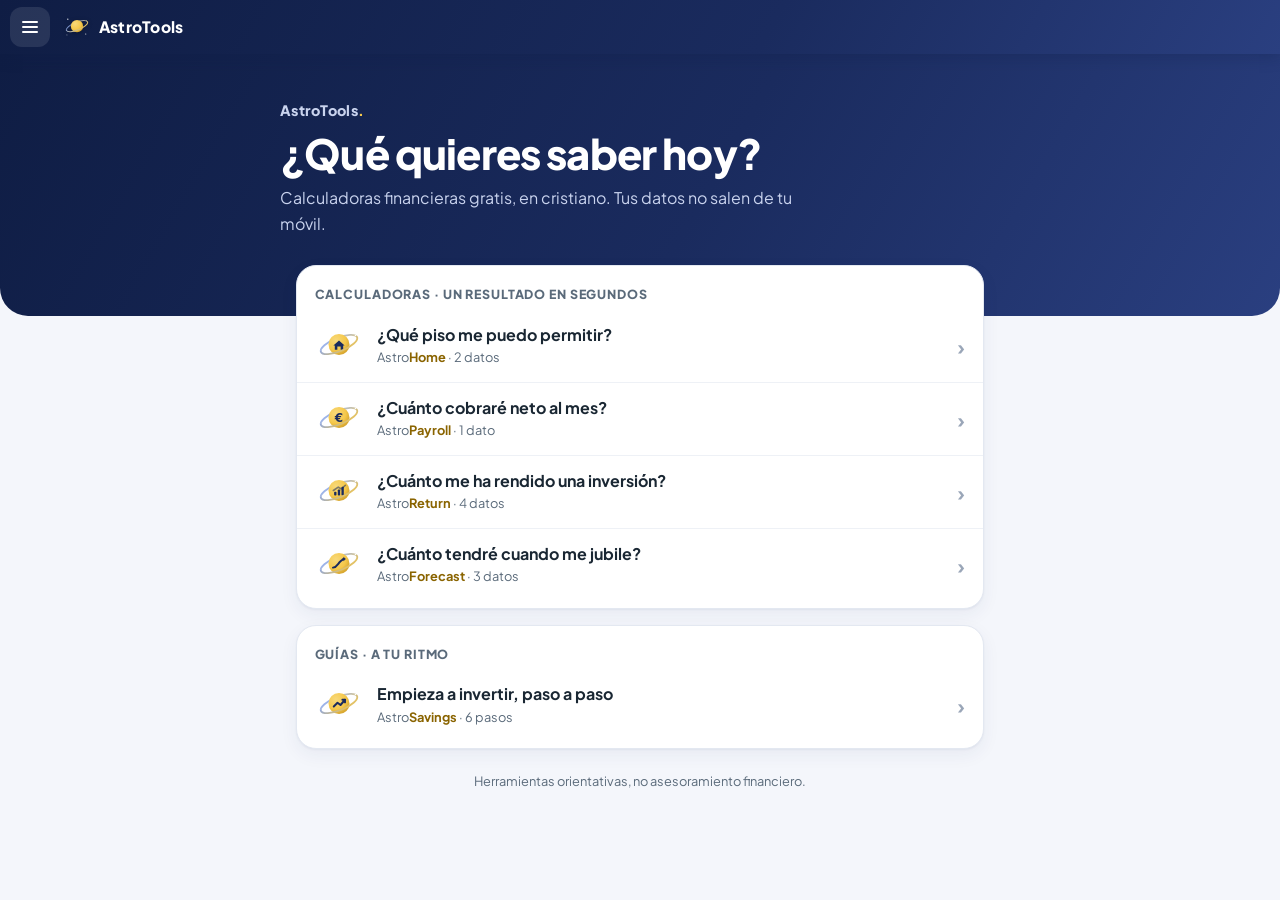
<file: index.html>
<!DOCTYPE html>
<html lang="es">
<head>
<meta charset="UTF-8">
<meta name="viewport" content="width=device-width, initial-scale=1.0">
<title>Calculadoras financieras gratis · AstroTools</title>
<meta name="description" content="Suite de calculadoras financieras gratis para España: descubre a qué piso puedes aspirar, calcula tu sueldo neto e IRPF y haz crecer tus ahorros. Sin registro.">

<!-- Favicon (planeta de la suite, SVG inline) -->
<link rel="icon" href="data:image/svg+xml,%3Csvg xmlns='http://www.w3.org/2000/svg' viewBox='0 0 64 64'%3E%3Ccircle cx='32' cy='30' r='15' fill='%23f5c84b'/%3E%3Cellipse cx='32' cy='34' rx='27' ry='9' fill='none' stroke='%237aa1ff' stroke-width='3' transform='rotate(-22 32 34)'/%3E%3C/svg%3E">

<!-- Open Graph / previsualización en redes y mensajería -->
<meta property="og:type" content="website">
<meta property="og:site_name" content="AstroTools">
<meta property="og:locale" content="es_ES">
<meta property="og:title" content="Calculadoras financieras gratis · AstroTools">
<meta property="og:description" content="Calcula tu sueldo neto, a qué casa puedes aspirar e invierte tus ahorros. Suite de herramientas financieras para España. Sin registro ni cookies.">
<meta property="og:url" content="https://alex-sq-uh.github.io/AstroTools/">
<meta property="og:image" content="https://alex-sq-uh.github.io/AstroTools/og.jpg">
<meta property="og:image:type" content="image/jpeg">
<meta property="og:image:width" content="1200">
<meta property="og:image:height" content="630">
<meta property="og:image:alt" content="AstroTools — suite de calculadoras financieras">
<meta name="twitter:card" content="summary_large_image">
<meta name="twitter:title" content="Calculadoras financieras gratis · AstroTools">
<meta name="twitter:description" content="Calcula tu sueldo neto, a qué casa puedes aspirar e invierte tus ahorros. Gratis y sin registro.">
<meta name="twitter:image" content="https://alex-sq-uh.github.io/AstroTools/og.jpg">

<link rel="canonical" href="https://alex-sq-uh.github.io/AstroTools/">
<link rel="preconnect" href="https://fonts.googleapis.com">
<link rel="preconnect" href="https://fonts.gstatic.com" crossorigin>
<link rel="stylesheet" href="https://fonts.googleapis.com/css2?family=Plus+Jakarta+Sans:wght@400;500;600;700;800&display=swap">
<link rel="stylesheet" href="shared/tokens.css">
<link rel="stylesheet" href="shared/base.css">
<script src="shared/brand.js"></script>
<script src="shared/header.js" defer></script>
<script src="shared/analytics.js" defer></script>
<style>
  /* ---------- Piel "Evolución": franja navy + lista por preguntas ---------- */
  body{background:var(--bg);-webkit-font-smoothing:antialiased}
  .band{background:var(--topbar-gradient);color:#fff;padding:2rem 1.25rem 4.6rem;border-radius:0 0 28px 28px}
  .band-in{max-width:720px;margin:0 auto}
  .band .brandline{font-weight:800;font-size:.9rem;letter-spacing:.02em;color:#c9d3ee;margin:0 0 .6rem}
  .band .brandline .dot{color:var(--accent)}
  .band h1{font-size:2.1rem;line-height:1.1;margin:0 0 .5rem;font-weight:800;letter-spacing:-.02em}
  .band p{color:#c9d3ee;font-size:1rem;margin:0;max-width:520px}
  .wrap{max-width:720px;margin:-3.2rem auto 0;padding:0 1rem 3rem;position:relative}

  /* "Continúa donde lo dejaste" (solo si la persona pidió recordar sus datos) */
  .continue{display:flex;align-items:center;gap:12px;background:#fff;border:1.5px solid var(--accent);border-radius:20px;
    padding:14px 16px;margin-bottom:1rem;text-decoration:none;color:var(--text);box-shadow:var(--shadow)}
  .continue .ct{flex:1;min-width:0;display:flex;flex-direction:column;gap:2px}
  .continue small{font-size:.74rem;font-weight:700;letter-spacing:.06em;text-transform:uppercase;color:#8a6400}
  .continue b{font-size:.95rem;white-space:nowrap;overflow:hidden;text-overflow:ellipsis}
  .continue .cv{font-size:1.2rem;font-weight:800;color:var(--primary);white-space:nowrap}
  .continue:hover{box-shadow:var(--shadow-lg)}
  .hidden{display:none!important}

  .apps-section{background:#fff;border:1px solid #e3e8f1;border-radius:20px;box-shadow:var(--shadow);padding:.4rem 0;margin-bottom:1rem}
  .sec-head{padding:.8rem 1.1rem .3rem}
  .sec-head h2{font-size:.78rem;font-weight:800;letter-spacing:.07em;text-transform:uppercase;color:var(--text-muted);margin:0}
  .app-row{display:flex;align-items:center;gap:14px;padding:12px 1.1rem;min-height:64px;text-decoration:none;color:var(--text);
    border-top:1px solid #eef1f6;transition:background .15s}
  .sec-head + .app-row{border-top:none}
  .app-row:hover{background:#f7f9fd}
  .app-icon{width:48px;height:48px;flex-shrink:0}
  .app-row .txt{flex:1;min-width:0;display:flex;flex-direction:column;gap:2px}
  .app-row .q{font-weight:700;font-size:1rem;line-height:1.3}
  .app-row .meta{font-size:.8rem;color:var(--text-muted)}
  .app-row .meta .accent{color:#8a6400;font-weight:700}
  .app-row .chev{color:#9aa6b8;font-size:1.3rem;font-weight:700;flex-shrink:0}
  .foot{text-align:center;color:var(--text-muted);font-size:.8rem;margin:1.4rem 0 0}
  @media(min-width:700px){.band{padding:2.8rem 1.5rem 5rem}.band h1{font-size:2.6rem}}
</style>

<!-- Datos estructurados: la suite como sitio web + listado de herramientas -->
<script type="application/ld+json">
{
  "@context": "https://schema.org",
  "@type": "WebSite",
  "name": "AstroTools",
  "url": "https://alex-sq-uh.github.io/AstroTools/",
  "inLanguage": "es-ES",
  "description": "Suite de calculadoras financieras gratuitas para España: vivienda, nómina e IRPF, ahorro e inversión y rentabilidad.",
  "publisher": { "@type": "Organization", "name": "AstroTools" },
  "hasPart": [
    { "@type": "WebApplication", "name": "AstroHome", "applicationCategory": "FinanceApplication", "url": "https://alex-sq-uh.github.io/AstroTools/casa/", "description": "Calcula a qué vivienda puedes aspirar según tu sueldo y tus ahorros." },
    { "@type": "WebApplication", "name": "AstroPayroll", "applicationCategory": "FinanceApplication", "url": "https://alex-sq-uh.github.io/AstroTools/nomina/", "description": "Calculadora de nómina e IRPF en España: tu sueldo neto mes a mes." },
    { "@type": "WebApplication", "name": "AstroSavings", "applicationCategory": "FinanceApplication", "url": "https://alex-sq-uh.github.io/AstroTools/ahorro/", "description": "Simula el crecimiento de tus ahorros invertidos en fondos indexados." },
    { "@type": "WebApplication", "name": "AstroReturn", "applicationCategory": "FinanceApplication", "url": "https://alex-sq-uh.github.io/AstroTools/rentabilidad/", "description": "Calcula la rentabilidad anual real de tus inversiones." },
    { "@type": "WebApplication", "name": "AstroForecast", "applicationCategory": "FinanceApplication", "url": "https://alex-sq-uh.github.io/AstroTools/forecast/", "description": "Planifica tu futuro financiero a largo plazo proyectando tu patrimonio año a año." }
  ]
}
</script>
</head>
<body>
<astro-header home></astro-header>
<script>document.addEventListener('astro-lang',function(e){ if(window.setLang) window.setLang(e.detail.lang); });</script>

<div class="band">
  <div class="band-in">
    <p class="brandline">AstroTools<span class="dot">.</span></p>
    <h1 id="headline">¿Qué quieres saber hoy?</h1>
    <p id="subtitle"></p>
  </div>
</div>
<div class="wrap">
  <a class="continue hidden" id="continue" href="#">
    <span class="ct"><small id="contLbl"></small><b id="contTxt"></b></span>
    <span class="cv" id="contVal"></span>
  </a>
  <div id="apps"></div>
  <p class="foot" id="foot"></p>
</div>
<style>.app-row:focus-visible,.continue:focus-visible{outline:3px solid var(--accent);outline-offset:2px}</style>

<script>
  var cfg = window.ASTROTOOLS;

  /* Icono distintivo (planeta) de cada app, igual que su propia cabecera */
  var ICONS = {
    casa:
      '<svg class="app-icon" viewBox="0 0 64 64" xmlns="http://www.w3.org/2000/svg" aria-hidden="true">' +
        '<defs><linearGradient id="cOrbit" x1="0" y1="0" x2="1" y2="1"><stop offset="0%" stop-color="#7aa1ff"/><stop offset="100%" stop-color="#f5c84b"/></linearGradient>' +
        '<radialGradient id="cPlanet" cx="0.35" cy="0.3" r="0.85"><stop offset="0%" stop-color="#f8d97a"/><stop offset="55%" stop-color="#f5c84b"/><stop offset="100%" stop-color="#c79420"/></radialGradient>' +
        '<clipPath id="cBack"><rect x="0" y="0" width="64" height="28"/></clipPath>' +
        '<clipPath id="cFront"><rect x="0" y="28" width="64" height="36"/></clipPath></defs>' +
        '<ellipse cx="32" cy="30" rx="26" ry="9" fill="none" stroke="url(#cOrbit)" stroke-width="2.4" transform="rotate(-22 32 30)" opacity="0.85" clip-path="url(#cBack)"/>' +
        '<circle cx="32" cy="30" r="14" fill="url(#cPlanet)"/>' +
        '<path d="M24.5 31.2 L32 24.8 L39.5 31.2 L37.6 31.2 L37.6 37 L34.2 37 L34.2 32.6 L29.8 32.6 L29.8 37 L26.4 37 L26.4 31.2 Z" fill="#1a2b5e"/>' +
        '<circle cx="11" cy="14" r="1.4" fill="#fff"/><circle cx="54" cy="18" r="1" fill="#fff"/><circle cx="52" cy="48" r="1.2" fill="#fff"/><circle cx="9" cy="50" r="1" fill="#fff"/>' +
        '<ellipse cx="32" cy="30" rx="26" ry="9" fill="none" stroke="url(#cOrbit)" stroke-width="2.4" transform="rotate(-22 32 30)" clip-path="url(#cFront)"/>' +
      '</svg>',
    nomina:
      '<svg class="app-icon" viewBox="0 0 64 64" xmlns="http://www.w3.org/2000/svg" aria-hidden="true">' +
        '<defs><linearGradient id="nOrbit" x1="0" y1="0" x2="1" y2="1"><stop offset="0%" stop-color="#7aa1ff"/><stop offset="100%" stop-color="#f5c84b"/></linearGradient>' +
        '<radialGradient id="nPlanet" cx="0.35" cy="0.3" r="0.85"><stop offset="0%" stop-color="#f8d97a"/><stop offset="55%" stop-color="#f5c84b"/><stop offset="100%" stop-color="#c79420"/></radialGradient>' +
        '<clipPath id="nBack"><rect x="0" y="0" width="64" height="28"/></clipPath>' +
        '<clipPath id="nFront"><rect x="0" y="28" width="64" height="36"/></clipPath></defs>' +
        '<ellipse cx="32" cy="30" rx="26" ry="9" fill="none" stroke="url(#nOrbit)" stroke-width="2.4" transform="rotate(-22 32 30)" opacity="0.85" clip-path="url(#nBack)"/>' +
        '<circle cx="32" cy="30" r="14" fill="url(#nPlanet)"/>' +
        '<text x="32" y="36" text-anchor="middle" font-family="Segoe UI, system-ui, sans-serif" font-weight="800" font-size="16" fill="#1a2b5e">€</text>' +
        '<circle cx="11" cy="14" r="1.4" fill="#fff"/><circle cx="54" cy="18" r="1" fill="#fff"/><circle cx="52" cy="48" r="1.2" fill="#fff"/><circle cx="9" cy="50" r="1" fill="#fff"/>' +
        '<ellipse cx="32" cy="30" rx="26" ry="9" fill="none" stroke="url(#nOrbit)" stroke-width="2.4" transform="rotate(-22 32 30)" clip-path="url(#nFront)"/>' +
      '</svg>',
    ahorro:
      '<svg class="app-icon" viewBox="0 0 64 64" xmlns="http://www.w3.org/2000/svg" aria-hidden="true">' +
        '<defs><linearGradient id="aOrbit" x1="0" y1="0" x2="1" y2="1"><stop offset="0%" stop-color="#7aa1ff"/><stop offset="100%" stop-color="#f5c84b"/></linearGradient>' +
        '<radialGradient id="aPlanet" cx="0.35" cy="0.3" r="0.85"><stop offset="0%" stop-color="#f8d97a"/><stop offset="55%" stop-color="#f5c84b"/><stop offset="100%" stop-color="#c79420"/></radialGradient>' +
        '<clipPath id="aBack"><rect x="0" y="0" width="64" height="28"/></clipPath>' +
        '<clipPath id="aFront"><rect x="0" y="28" width="64" height="36"/></clipPath></defs>' +
        '<ellipse cx="32" cy="30" rx="26" ry="9" fill="none" stroke="url(#aOrbit)" stroke-width="2.4" transform="rotate(-22 32 30)" opacity="0.85" clip-path="url(#aBack)"/>' +
        '<circle cx="32" cy="30" r="14" fill="url(#aPlanet)"/>' +
        '<path d="M25 34 L30 29 L34 32 L40 25" fill="none" stroke="#1a2b5e" stroke-width="2.6" stroke-linecap="round" stroke-linejoin="round"/>' +
        '<path d="M36.5 25 L40 25 L40 28.5" fill="none" stroke="#1a2b5e" stroke-width="2.6" stroke-linecap="round" stroke-linejoin="round"/>' +
        '<circle cx="11" cy="14" r="1.4" fill="#fff"/><circle cx="54" cy="18" r="1" fill="#fff"/><circle cx="52" cy="48" r="1.2" fill="#fff"/><circle cx="9" cy="50" r="1" fill="#fff"/>' +
        '<ellipse cx="32" cy="30" rx="26" ry="9" fill="none" stroke="url(#aOrbit)" stroke-width="2.4" transform="rotate(-22 32 30)" clip-path="url(#aFront)"/>' +
      '</svg>',
    rentabilidad:
      '<svg class="app-icon" viewBox="0 0 64 64" xmlns="http://www.w3.org/2000/svg" aria-hidden="true">' +
        '<defs><linearGradient id="rOrbit" x1="0" y1="0" x2="1" y2="1"><stop offset="0%" stop-color="#7aa1ff"/><stop offset="100%" stop-color="#f5c84b"/></linearGradient>' +
        '<radialGradient id="rPlanet" cx="0.35" cy="0.3" r="0.85"><stop offset="0%" stop-color="#f8d97a"/><stop offset="55%" stop-color="#f5c84b"/><stop offset="100%" stop-color="#c79420"/></radialGradient>' +
        '<clipPath id="rBack"><rect x="0" y="0" width="64" height="28"/></clipPath>' +
        '<clipPath id="rFront"><rect x="0" y="28" width="64" height="36"/></clipPath></defs>' +
        '<ellipse cx="32" cy="30" rx="26" ry="9" fill="none" stroke="url(#rOrbit)" stroke-width="2.4" transform="rotate(-22 32 30)" opacity="0.85" clip-path="url(#rBack)"/>' +
        '<circle cx="32" cy="30" r="14" fill="url(#rPlanet)"/>' +
        '<rect x="25.5" y="31.5" width="3.1" height="5" rx="1" fill="#1a2b5e"/>' +
        '<rect x="30.4" y="28.5" width="3.1" height="8" rx="1" fill="#1a2b5e"/>' +
        '<rect x="35.3" y="25" width="3.1" height="11.5" rx="1" fill="#1a2b5e"/>' +
        '<path d="M24.5 30 L31 25.5 L35 28 L40.5 23" fill="none" stroke="#1a2b5e" stroke-width="2.2" stroke-linecap="round" stroke-linejoin="round" opacity="0.55"/>' +
        '<circle cx="11" cy="14" r="1.4" fill="#fff"/><circle cx="54" cy="18" r="1" fill="#fff"/><circle cx="52" cy="48" r="1.2" fill="#fff"/><circle cx="9" cy="50" r="1" fill="#fff"/>' +
        '<ellipse cx="32" cy="30" rx="26" ry="9" fill="none" stroke="url(#rOrbit)" stroke-width="2.4" transform="rotate(-22 32 30)" clip-path="url(#rFront)"/>' +
      '</svg>',
    forecast:
      '<svg class="app-icon" viewBox="0 0 64 64" xmlns="http://www.w3.org/2000/svg" aria-hidden="true">' +
        '<defs><linearGradient id="fOrbit" x1="0" y1="0" x2="1" y2="1"><stop offset="0%" stop-color="#7aa1ff"/><stop offset="100%" stop-color="#f5c84b"/></linearGradient>' +
        '<radialGradient id="fPlanet" cx="0.35" cy="0.3" r="0.85"><stop offset="0%" stop-color="#f8d97a"/><stop offset="55%" stop-color="#f5c84b"/><stop offset="100%" stop-color="#c79420"/></radialGradient>' +
        '<clipPath id="fBack"><rect x="0" y="0" width="64" height="28"/></clipPath>' +
        '<clipPath id="fFront"><rect x="0" y="28" width="64" height="36"/></clipPath></defs>' +
        '<ellipse cx="32" cy="30" rx="26" ry="9" fill="none" stroke="url(#fOrbit)" stroke-width="2.4" transform="rotate(-22 32 30)" opacity="0.85" clip-path="url(#fBack)"/>' +
        '<circle cx="32" cy="30" r="14" fill="url(#fPlanet)"/>' +
        '<path d="M24 35.5 C29 35 30.5 30.5 33 28 C35 26 36.8 25 38.5 24" fill="none" stroke="#1a2b5e" stroke-width="2.6" stroke-linecap="round" stroke-linejoin="round"/>' +
        '<path d="M38.5 21 L39.6 22.9 L41.5 24 L39.6 25.1 L38.5 27 L37.4 25.1 L35.5 24 L37.4 22.9 Z" fill="#1a2b5e"/>' +
        '<circle cx="11" cy="14" r="1.4" fill="#fff"/><circle cx="54" cy="18" r="1" fill="#fff"/><circle cx="52" cy="48" r="1.2" fill="#fff"/><circle cx="9" cy="50" r="1" fill="#fff"/>' +
        '<ellipse cx="32" cy="30" rx="26" ry="9" fill="none" stroke="url(#fOrbit)" stroke-width="2.4" transform="rotate(-22 32 30)" clip-path="url(#fFront)"/>' +
      '</svg>'
  };

  var T = {
    es: {
      title: "AstroTools · Tu suite de calculadoras",
      headline: "¿Qué quieres saber hoy?",
      subtitle: "Calculadoras financieras gratis, en cristiano. Tus datos no salen de tu móvil.",
      q: { nomina: "¿Cuánto cobraré neto al mes?", casa: "¿Qué piso me puedo permitir?", rentabilidad: "¿Cuánto me ha rendido una inversión?", forecast: "¿Cuánto tendré cuando me jubile?", ahorro: "Empieza a invertir, paso a paso" },
      meta: { nomina: "1 dato", casa: "2 datos", rentabilidad: "4 datos", forecast: "3 datos", ahorro: "6 pasos" },
      sec: { calc: "Calculadoras · un resultado en segundos", learn: "Guías · a tu ritmo" },
      cont: "Continúa donde lo dejaste", foot: "Herramientas orientativas, no asesoramiento financiero."
    },
    ca: {
      title: "AstroTools · La teva suite de calculadores",
      headline: "Què vols saber avui?",
      subtitle: "Calculadores financeres gratuïtes, en llenguatge planer. Les teves dades no surten del mòbil.",
      q: { nomina: "Quant cobraré net cada mes?", casa: "Quin pis em puc permetre?", rentabilidad: "Quant m'ha rendit una inversió?", forecast: "Quant tindré quan em jubili?", ahorro: "Comença a invertir, pas a pas" },
      meta: { nomina: "1 dada", casa: "2 dades", rentabilidad: "4 dades", forecast: "3 dades", ahorro: "6 passos" },
      sec: { calc: "Calculadores · un resultat en segons", learn: "Guies · al teu ritme" },
      cont: "Continua on ho vas deixar", foot: "Eines orientatives, no assessorament financer."
    },
    en: {
      title: "AstroTools · Your suite of calculators",
      headline: "What do you want to know today?",
      subtitle: "Free money calculators in plain language. Your data never leaves your device.",
      q: { nomina: "How much will I take home each month?", casa: "What home can I afford?", rentabilidad: "How well did my investment do?", forecast: "How much will I have when I retire?", ahorro: "Start investing, step by step" },
      meta: { nomina: "1 input", casa: "2 inputs", rentabilidad: "4 inputs", forecast: "3 inputs", ahorro: "6 steps" },
      sec: { calc: "Calculators · a result in seconds", learn: "Guides · at your pace" },
      cont: "Pick up where you left off", foot: "Guidance tools, not financial advice."
    }
  };

  function accentName(name){
    return name.indexOf("Astro") === 0 ? 'Astro<span class="accent">' + name.slice(5) + '</span>' : name;
  }

  /* Agrupación de apps en el hub. Cualquier app de brand.js que no figure aquí
     se añade automáticamente a "Calculadoras" (red de seguridad). */
  var GROUPS = [
    { key: "calc",  ids: ["casa", "nomina", "rentabilidad", "forecast"] },
    { key: "learn", ids: ["ahorro"] }
  ];
  // apps de brand.js sin grupo asignado → a Calculadoras (una sola vez)
  (function () {
    var assigned = {}; GROUPS.forEach(function (g) { g.ids.forEach(function (id) { assigned[id] = 1; }); });
    cfg.apps.forEach(function (a) { if (!assigned[a.id]) GROUPS[0].ids.push(a.id); });
  })();

  // Una fila por app: la pregunta que resuelve (en lenguaje llano) + marca y esfuerzo
  function row(a, t) {
    if (!a) return "";
    return '<a class="app-row" href="' + a.href + '">' +
             (ICONS[a.id] || "") +
             '<span class="txt"><span class="q">' + ((t.q && t.q[a.id]) || a.tagline) + '</span>' +
             '<span class="meta">' + accentName(a.name) + ((t.meta && t.meta[a.id]) ? ' · ' + t.meta[a.id] : '') + '</span></span>' +
             '<span class="chev" aria-hidden="true">›</span>' +
           '</a>';
  }

  // "Continúa donde lo dejaste": lo escribe shared/ux.js solo si la persona marcó "Recordar en este móvil"
  function renderContinue(t, byId) {
    var box = document.getElementById("continue"), last = null;
    try { last = JSON.parse(localStorage.getItem("astro:last") || "null"); } catch (e) {}
    var app = last && byId[last.app];
    if (!app) { box.classList.add("hidden"); return; }
    box.href = app.href;
    document.getElementById("contLbl").textContent = t.cont;
    document.getElementById("contTxt").textContent = last.label || app.name;
    document.getElementById("contVal").textContent = last.value || "";
    box.classList.remove("hidden");
  }

  function render(l) {
    var t = T[l] || T.es;
    document.title = t.title;
    document.getElementById("headline").textContent = t.headline;
    document.getElementById("subtitle").textContent = t.subtitle;
    document.getElementById("foot").textContent = t.foot;

    var byId = {}; cfg.apps.forEach(function (a) { byId[a.id] = a; });
    renderContinue(t, byId);

    document.getElementById("apps").innerHTML = GROUPS.map(function (g) {
      var rows = g.ids.map(function (id) { return row(byId[id], t); }).join("");
      if (!rows) return "";
      return '<section class="apps-section">' +
               '<div class="sec-head"><h2>' + t.sec[g.key] + '</h2></div>' + rows +
             '</section>';
    }).join("");
  }

  window.setLang = function (l) {
    if (!T[l]) l = "es";
    document.documentElement.lang = l;
    render(l);
  };

  render("es");
</script>
</body>
</html>
</file>
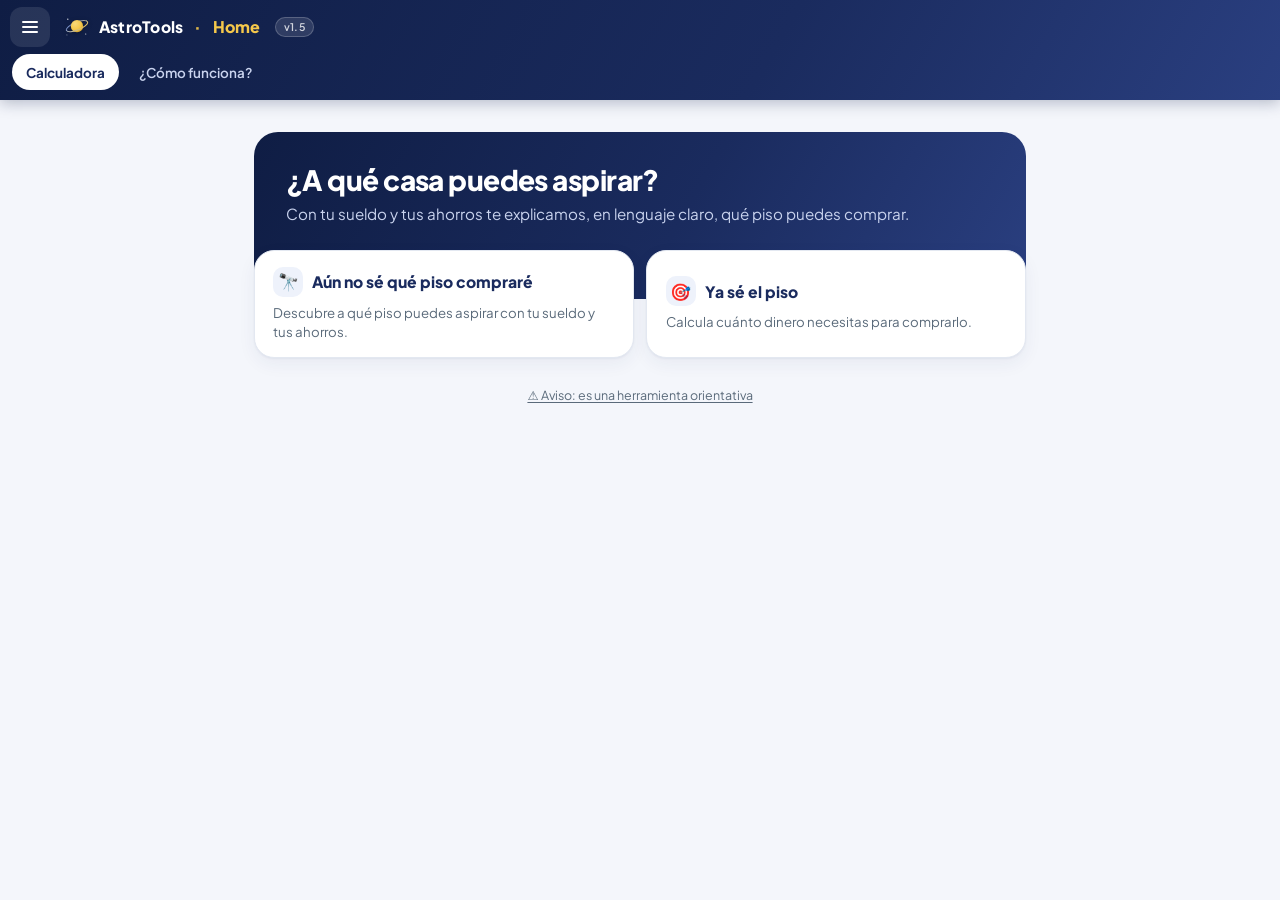
<file: casa/index.html>
<!DOCTYPE html>
<html lang="es">
<head>
<meta charset="UTF-8">
<meta name="viewport" content="width=device-width, initial-scale=1.0">
<title>¿Qué casa puedo comprar con mi sueldo? · AstroHome</title>
<meta name="description" content="Calcula a qué vivienda puedes aspirar con tu sueldo y tus ahorros: precio del piso, hipoteca, entrada, impuestos y cuota mensual, explicado en lenguaje claro.">

<!-- Favicon (planeta de la suite, SVG inline) -->
<link rel="icon" href="data:image/svg+xml,%3Csvg xmlns='http://www.w3.org/2000/svg' viewBox='0 0 64 64'%3E%3Ccircle cx='32' cy='30' r='15' fill='%23f5c84b'/%3E%3Cpath d='M24.5 31.2 L32 24.8 L39.5 31.2 L37.6 31.2 L37.6 37 L34.2 37 L34.2 32.6 L29.8 32.6 L29.8 37 L26.4 37 L26.4 31.2 Z' fill='%231a2b5e'/%3E%3Cellipse cx='32' cy='34' rx='27' ry='9' fill='none' stroke='%237aa1ff' stroke-width='3' transform='rotate(-22 32 34)'/%3E%3C/svg%3E">

<!-- Open Graph / previsualización en redes y mensajería -->
<meta property="og:type" content="website">
<meta property="og:site_name" content="AstroTools">
<meta property="og:locale" content="es_ES">
<meta property="og:title" content="¿Qué casa puedo comprar con mi sueldo? · AstroHome">
<meta property="og:description" content="Con tu sueldo y tus ahorros te explicamos, en lenguaje claro, qué piso puedes comprar: hipoteca, entrada, impuestos y cuota mensual.">
<meta property="og:url" content="https://alex-sq-uh.github.io/AstroTools/casa/">
<meta property="og:image" content="https://alex-sq-uh.github.io/AstroTools/casa/og.jpg">
<meta property="og:image:type" content="image/jpeg">
<meta property="og:image:width" content="1200">
<meta property="og:image:height" content="630">
<meta property="og:image:alt" content="AstroHome — calculadora de qué casa puedes comprar">
<meta name="twitter:card" content="summary_large_image">
<meta name="twitter:title" content="¿Qué casa puedo comprar con mi sueldo? · AstroHome">
<meta name="twitter:description" content="Calcula qué piso puedes comprar con tu sueldo y tus ahorros: hipoteca, entrada, impuestos y cuota.">
<meta name="twitter:image" content="https://alex-sq-uh.github.io/AstroTools/casa/og.jpg">

<link rel="canonical" href="https://alex-sq-uh.github.io/AstroTools/casa/">
<link rel="preconnect" href="https://fonts.googleapis.com">
<link rel="preconnect" href="https://fonts.gstatic.com" crossorigin>
<link rel="stylesheet" href="https://fonts.googleapis.com/css2?family=Plus+Jakarta+Sans:wght@400;500;600;700;800&display=swap">

<style>
  :root{
    --primary:#1a2b5e;
    --secondary:#4a6dd1;
    --accent:#f5c84b;
    --bg:#f4f6fb;
    --surface:#ffffff;
    --surface2:#f8fafd;
    --border:#dde3ea;
    --text:#1a2733;
    --text-muted:#5a6a7a;
    --danger:#e74c3c;
    --danger-bg:#fdf0ee;
    --success:#27ae60;
    --success-bg:#edfaf2;
    --warning:#e67e22;
    --warning-bg:#fef6ee;
    --radius:10px;
    --radius-lg:14px;
    --shadow:0 2px 12px rgba(26,60,94,0.08);
    --shadow-lg:0 4px 24px rgba(26,60,94,0.13);
  }
  *{box-sizing:border-box}
  html,body{margin:0;padding:0}
  body{font-family:'Segoe UI',system-ui,sans-serif;background:var(--bg);color:var(--text);font-size:15px;line-height:1.6;overflow-x:hidden}

  /* ---------- Topbar ---------- */
  .topbar{background:linear-gradient(120deg,#0f1d44 0%,#1a2b5e 55%,#2a3f80 100%);color:#fff;padding:0 1.5rem;display:flex;align-items:center;justify-content:space-between;height:60px;position:sticky;top:0;z-index:100;box-shadow:0 2px 12px rgba(0,0,0,0.25);flex-wrap:wrap}
  .topbar-brand{font-weight:700;font-size:1.05rem;letter-spacing:.01em;display:flex;align-items:center;gap:10px}
  .topbar-brand .logo{width:34px;height:34px;flex-shrink:0;filter:drop-shadow(0 1px 2px rgba(0,0,0,0.3))}
  .topbar-brand .brand-text{display:flex;flex-direction:column;line-height:1.15}
  .topbar-brand .brand-text .name{font-weight:800;letter-spacing:.02em}
  .topbar-brand .brand-text .name .accent{color:var(--accent)}
  .topbar-brand .brand-text .ver{font-size:.7rem;opacity:.75;font-weight:500;letter-spacing:.05em}
  .nav-links{display:flex;gap:4px}
  .nav-btn{background:none;border:none;color:rgba(255,255,255,0.75);padding:6px 14px;border-radius:6px;cursor:pointer;font-size:.875rem;transition:all .15s;font-family:inherit}
  .nav-btn:hover,.nav-btn.active{background:rgba(255,255,255,0.15);color:#fff}
  .topbar-right{display:flex;align-items:center;gap:10px}
  .lang-sel{display:flex;gap:4px}
  .lang-btn{background:rgba(255,255,255,0.1);border:1px solid rgba(255,255,255,0.2);color:rgba(255,255,255,0.8);padding:4px 10px;border-radius:5px;cursor:pointer;font-size:.8rem;transition:all .15s;font-family:inherit}
  .lang-btn.active{background:rgba(255,255,255,0.25);color:#fff;border-color:rgba(255,255,255,0.4)}

  /* ---------- Page ---------- */
  .page{display:none;max-width:820px;margin:0 auto;padding:2rem 1.5rem 4rem}
  .page.active{display:block}
  .page-head{margin-bottom:1.5rem;padding-top:.5rem}
  .page-head h1{font-size:1.4rem;font-weight:700;color:var(--primary);margin:0 0 4px}
  .page-head p{color:var(--text-muted);font-size:.88rem;margin:0}

  /* ---------- Cards ---------- */
  .card{background:var(--surface);border:1px solid var(--border);border-radius:var(--radius-lg);padding:1.4rem 1.5rem;margin-bottom:1.25rem;box-shadow:var(--shadow)}
  .card-title{font-size:.95rem;font-weight:700;color:var(--primary);margin-bottom:1rem;display:flex;align-items:center;gap:8px}
  .card-title .icon{width:28px;height:28px;background:var(--bg);border-radius:7px;display:flex;align-items:center;justify-content:center;font-size:.9rem;flex-shrink:0}
  .card-title .sub{font-weight:500;color:var(--text-muted);font-size:.8rem;margin-left:auto}
  .collapsible .card-title{cursor:pointer;margin-bottom:0;user-select:none}
  .collapsible .card-title .chev{color:var(--secondary);font-weight:800;transition:transform .2s;margin-left:8px}
  .collapsible.open .card-title{margin-bottom:1rem}
  .collapsible.open .card-title .chev{transform:rotate(90deg)}
  .terms-body{display:none}
  .collapsible.open .terms-body{display:block}

  /* ---------- Palancas "piso más caro" ---------- */
  .more-intro{color:var(--text-muted);font-size:.86rem;margin:0 0 1.1rem}
  .lever{border:1px solid var(--border);border-radius:var(--radius);padding:1rem 1.1rem;margin-bottom:.9rem;background:var(--surface2)}
  .lever:last-child{margin-bottom:0}
  .lever-h{display:flex;align-items:center;gap:9px;font-weight:800;color:var(--primary);font-size:.95rem;margin-bottom:.5rem}
  .lever-ic{width:26px;height:26px;border-radius:7px;background:#eaf0fb;display:flex;align-items:center;justify-content:center;font-size:.9rem;flex-shrink:0}
  .lever > p{font-size:.86rem;margin:0 0 .7rem;color:var(--text)}
  .lever-list{margin:.2rem 0 .7rem;padding-left:1.1rem;font-size:.85rem}
  .lever-list li{margin-bottom:.35rem}
  .lever-warn{font-size:.8rem;color:#7a4e00;background:var(--warning-bg);border:1px solid #f0c987;border-radius:8px;padding:.5rem .7rem;margin:.3rem 0 0}
  .lever-out{font-size:.87rem;font-weight:600;color:var(--primary);background:#eef4fc;border:1px solid #cfe0f5;border-radius:8px;padding:.6rem .8rem;margin-top:.3rem}
  .lever-out.muted{color:var(--text-muted);font-weight:500;background:var(--bg);border-color:var(--border)}
  .lever-out.ok{color:#114b2a;background:var(--success-bg);border-color:#a7d8bd}

  /* ---------- Fields ---------- */
  .field{margin-bottom:1rem}
  .field:last-child{margin-bottom:0}
  .field label{display:block;font-weight:600;font-size:.86rem;margin-bottom:5px}
  .input-wrap{position:relative}
  .input-wrap input{width:100%;padding:9px 34px 9px 12px;border:1.5px solid var(--border);border-radius:8px;font-size:.95rem;background:var(--surface);color:var(--text);outline:none;transition:border-color .15s;font-family:inherit;font-weight:600}
  .input-wrap input:focus{border-color:var(--secondary)}
  .input-wrap .unit{position:absolute;right:10px;top:50%;transform:translateY(-50%);color:var(--text-muted);font-size:.85rem;pointer-events:none}
  .hint{font-size:.78rem;color:var(--text-muted);margin-top:5px;display:flex;align-items:center;gap:6px}
  .ext-link{display:inline-flex;align-items:center;gap:5px;margin-top:7px;font-size:.8rem;color:var(--secondary);text-decoration:none;font-weight:600}
  .ext-link:hover{text-decoration:underline}
  .ext-link svg{width:13px;height:13px;flex-shrink:0}
  .permonth{font-size:.8rem;color:var(--secondary);font-weight:700;margin-top:6px}
  .permonth:empty{display:none}

  .grid2{display:grid;grid-template-columns:1fr 1fr;gap:.75rem 1rem}
  .grid2 .field{margin-bottom:0}
  @media(max-width:560px){.grid2{grid-template-columns:1fr}}

  /* ---------- Tooltip ---------- */
  .info-icon{display:inline-flex;align-items:center;justify-content:center;width:16px;height:16px;border-radius:50%;background:var(--text-muted);color:#fff;font-size:.65rem;font-weight:700;cursor:help;flex-shrink:0;position:relative;font-style:normal}
  .tooltip-box{display:none;position:absolute;bottom:100%;left:50%;transform:translateX(-50%);background:var(--primary);color:#fff;font-size:.75rem;line-height:1.4;padding:8px 12px;border-radius:8px;width:220px;z-index:200;margin-bottom:6px;font-weight:400;white-space:normal;box-shadow:var(--shadow-lg);text-align:left}
  .info-icon:hover .tooltip-box,.info-icon.show .tooltip-box{display:block}

  /* ---------- Toggle ---------- */
  .toggle-row{display:flex;align-items:center;gap:12px;margin:1rem 0 0}
  .toggle{position:relative;width:42px;height:24px;flex-shrink:0}
  .toggle input{opacity:0;width:0;height:0;position:absolute}
  .toggle-slider{position:absolute;inset:0;background:var(--border);border-radius:24px;cursor:pointer;transition:background .2s}
  .toggle-slider:before{content:'';position:absolute;width:18px;height:18px;left:3px;top:3px;background:#fff;border-radius:50%;transition:transform .2s}
  .toggle input:checked + .toggle-slider{background:var(--secondary)}
  .toggle input:checked + .toggle-slider:before{transform:translateX(18px)}
  .toggle-row .lab{font-weight:600;font-size:.88rem}
  .toggle-row .lab small{display:block;font-weight:400;color:var(--text-muted);font-size:.76rem}

  /* ---------- Result hero ---------- */
  .result-hero{background:linear-gradient(135deg,var(--primary) 0%,#2563a8 100%);color:#fff;border-radius:var(--radius-lg);padding:1.75rem;margin-bottom:1.25rem;box-shadow:var(--shadow)}
  .result-hero .eyebrow{font-size:.74rem;text-transform:uppercase;letter-spacing:.08em;opacity:.82;margin:0 0 6px}
  .result-hero .big{font-size:2.1rem;font-weight:800;letter-spacing:-.02em;margin:0}
  .result-hero p.t{margin:.6rem 0 0;font-size:.92rem;opacity:.94}

  /* ---------- KPIs ---------- */
  .kpis{display:grid;grid-template-columns:1fr 1fr;gap:1rem;margin-bottom:1.25rem}
  @media(max-width:560px){.kpis{grid-template-columns:1fr}}
  .kpi{background:var(--surface);border:1px solid var(--border);border-radius:var(--radius);padding:1rem 1.1rem;box-shadow:var(--shadow)}
  .kpi .lab{display:flex;align-items:center;gap:6px;color:var(--text-muted);font-size:.8rem;font-weight:600;margin-bottom:4px}
  .kpi .val{font-size:1.4rem;font-weight:800;color:var(--primary)}
  .kpi .note{font-size:.76rem;color:var(--text-muted);margin-top:2px}

  /* ---------- Notice / alert ---------- */
  .notice{border-radius:var(--radius);padding:.9rem 1.1rem;margin-bottom:1.25rem;border:1px solid;display:flex;gap:11px;align-items:flex-start}
  .notice .ic{font-size:1.15rem;line-height:1.2;flex-shrink:0}
  .notice h3{margin:0 0 3px;font-size:.92rem}
  .notice p{margin:0;font-size:.85rem}
  .notice.ok{background:var(--success-bg);border-color:#a7d8bd;color:#114b2a}
  .notice.warn{background:var(--warning-bg);border-color:#f0c987;color:#7a4e00}
  .notice.bad{background:var(--danger-bg);border-color:#f3c4be;color:#8f261e}

  /* ---------- Compare ---------- */
  .opts{display:grid;grid-template-columns:1fr 1fr;gap:1rem}
  @media(max-width:560px){.opts{grid-template-columns:1fr}}
  .opt{border:1.5px solid var(--border);border-radius:var(--radius);padding:1rem 1.1rem;background:var(--surface2)}
  .opt.reco{border-color:var(--secondary);background:#eef4fc}
  .opt-h{font-weight:800;font-size:.92rem;color:var(--primary);margin-bottom:.7rem;display:flex;align-items:center;gap:8px;flex-wrap:wrap}
  .badge-reco{font-size:.62rem;text-transform:uppercase;letter-spacing:.04em;background:var(--secondary);color:#fff;padding:2px 8px;border-radius:20px;font-weight:800}
  .opt .orow{display:flex;justify-content:space-between;gap:10px;font-size:.84rem;padding:4px 0;color:var(--text-muted)}
  .opt .orow b{color:var(--text);font-weight:700;font-variant-numeric:tabular-nums}
  .opt-foot{margin-top:.7rem;padding-top:.7rem;border-top:1px dashed var(--border);font-size:.83rem;font-weight:600}
  .opt-foot.good{color:var(--success)}
  .opt-foot.calm{color:var(--secondary)}

  /* ---------- Flow table ---------- */
  .blocktitle{font-size:.74rem;text-transform:uppercase;letter-spacing:.06em;color:var(--secondary);font-weight:800;margin:0 0 .3rem}
  .miniflow{margin-bottom:1.4rem}
  .miniflow:last-of-type{margin-bottom:0}
  .row{display:flex;align-items:center;justify-content:space-between;padding:9px 2px;border-bottom:1px dashed var(--border);font-size:.9rem}
  .row .l{display:flex;align-items:center;gap:7px}
  .row .l .tag{font-size:.7rem;font-weight:800;width:19px;height:19px;border-radius:5px;display:inline-flex;align-items:center;justify-content:center}
  .tag.plus{background:var(--success-bg);color:var(--success)}
  .tag.minus{background:var(--danger-bg);color:var(--danger)}
  .tag.eq{background:#eaf0fb;color:var(--secondary)}
  .row .pct{color:var(--text-muted);font-size:.76rem}
  .row .v{font-weight:700;font-variant-numeric:tabular-nums}
  .row .v.pos{color:var(--success)}.row .v.neg{color:var(--danger)}
  .row.total{border-bottom:none;border-top:2px solid var(--primary);margin-top:5px;padding-top:12px;font-size:1rem}
  .row.total .l{font-weight:800;color:var(--primary)}
  .row.total .v{font-weight:800;font-size:1.1rem}
  .flow-note{color:var(--text-muted);font-size:.8rem;margin:1rem 0 0}

  /* ---------- Disclaimer ---------- */
  .disclaimer{background:#fff8e7;border:1px solid #f0d070;border-radius:var(--radius);padding:1rem 1.25rem;margin-top:1.5rem;font-size:.82rem;color:#6b5300}
  /* Enlace al aviso desde la pantalla de entrada (el disclaimer vive abajo) */
  .notice-row{text-align:center;margin:.9rem 0 .2rem}
  .notice-link{background:none;border:none;padding:0;font:inherit;font-size:.78rem;color:var(--text-muted);
    text-decoration:underline;text-underline-offset:2px;cursor:pointer}
  .notice-link:hover{color:var(--primary)}

  /* ---------- How page ---------- */
  .edu-item{margin-bottom:.75rem}
  .edu-trigger{display:flex;align-items:center;justify-content:space-between;gap:10px;background:var(--surface);border:1px solid var(--border);border-radius:var(--radius);padding:.95rem 1.2rem;cursor:pointer;font-weight:700;font-size:.93rem;color:var(--primary);transition:background .15s;box-shadow:var(--shadow)}
  .edu-trigger:hover{background:var(--surface2)}
  .edu-trigger .chev{transition:transform .2s;color:var(--secondary);font-weight:800}
  .edu-item.open .edu-trigger{border-radius:var(--radius) var(--radius) 0 0}
  .edu-item.open .edu-trigger .chev{transform:rotate(90deg)}
  .edu-body{display:none;background:var(--surface);border:1px solid var(--border);border-top:none;border-radius:0 0 var(--radius) var(--radius);padding:1.1rem 1.2rem;font-size:.88rem;line-height:1.7;color:var(--text)}
  .edu-item.open .edu-body{display:block}
  .edu-body p{margin:0 0 .6rem}
  .edu-body p:last-child{margin-bottom:0}
  .edu-body .ex{background:var(--bg);border-left:3px solid var(--secondary);border-radius:6px;padding:.7rem .9rem;margin-top:.6rem;font-size:.83rem;color:var(--text-muted)}

  @media(max-width:600px){
    .topbar{padding:0 .9rem;height:auto;min-height:56px;padding-top:8px;padding-bottom:8px}
    .nav-links{order:3;flex-basis:100%;width:100%;justify-content:space-between;margin-top:8px;gap:4px}
    .nav-btn{flex:1;padding:6px 4px;font-size:.8rem}
    .topbar-brand .brand-text .ver{display:none}
    .page{padding:1rem .8rem 3rem}
    .result-hero .big{font-size:1.7rem}
  }
  /* ---------- Selector de modo ---------- */
  .modes{display:grid;grid-template-columns:1fr 1fr;gap:.8rem;margin-bottom:1.5rem}
  @media(max-width:560px){.modes{grid-template-columns:1fr}}
  .mode-btn{text-align:left;background:var(--surface);border:1.5px solid var(--border);border-radius:var(--radius-lg);padding:1rem 1.15rem;cursor:pointer;font-family:inherit;box-shadow:var(--shadow);transition:border-color .15s,background .15s}
  .mode-btn:hover{border-color:var(--secondary)}
  .mode-btn.active{border-color:var(--secondary);background:#eef4fc;box-shadow:var(--shadow-lg)}
  .mode-btn .mt{display:flex;align-items:center;gap:9px;font-weight:800;color:var(--primary);font-size:.98rem}
  .mode-btn .mic{width:30px;height:30px;border-radius:8px;background:#eaf0fb;display:flex;align-items:center;justify-content:center;font-size:1.05rem;flex-shrink:0}
  .mode-btn .md{display:block;color:var(--text-muted);font-size:.83rem;margin-top:.45rem;line-height:1.4}

  /* sub-filas del desglose (modo "ya sé el piso") */
  .knsub .l{padding-left:1.5rem;color:var(--text-muted)}
  .knsub .l::before{content:'';width:6px;height:1px;background:var(--border);margin-right:-.8rem}
  .knsub .v{color:var(--text-muted);font-weight:600}

  .hidden{display:none!important}

  /* Acción principal del patrón "gancho" */
  .btn-row{margin:0 0 1.5rem}
  .btn-calc{display:block;width:100%;background:var(--accent);color:#4a3800;border:none;border-radius:var(--radius);padding:.85rem 1.2rem;font-family:inherit;font-weight:800;font-size:1rem;cursor:pointer;box-shadow:var(--shadow);transition:background .15s}
  .btn-calc:hover{background:#e9b933}
</style>
<link rel="stylesheet" href="../shared/skin.css">
<script src="../shared/ux.js"></script>
<script src="../shared/brand.js"></script>
<script src="../shared/header.js" defer></script>
<script src="../shared/analytics.js" defer></script>
<script src="../shared/feedback.js" defer></script>

<!-- Datos estructurados: aplicación + preguntas frecuentes (texto real de "¿Cómo funciona?") -->
<script type="application/ld+json">
{
  "@context": "https://schema.org",
  "@type": "WebApplication",
  "name": "AstroHome",
  "url": "https://alex-sq-uh.github.io/AstroTools/casa/",
  "applicationCategory": "FinanceApplication",
  "operatingSystem": "Web",
  "inLanguage": "es-ES",
  "description": "Calcula a qué vivienda puedes aspirar con tu sueldo y tus ahorros: precio del piso, hipoteca, entrada, impuestos y cuota mensual.",
  "offers": { "@type": "Offer", "price": "0", "priceCurrency": "EUR" },
  "isPartOf": { "@type": "WebSite", "name": "AstroTools", "url": "https://alex-sq-uh.github.io/AstroTools/" }
}
</script>
<script type="application/ld+json">
{
  "@context": "https://schema.org",
  "@type": "FAQPage",
  "mainEntity": [
    {
      "@type": "Question",
      "name": "¿Cuánto me presta el banco según mi sueldo?",
      "acceptedAnswer": { "@type": "Answer", "text": "El banco mira lo que cobras y calcula una cuota máxima al mes: como mucho dedica un 30% de tu sueldo neto a pagar la hipoteca. A partir de esa cuota, del interés y de los años para devolverlo, sale el dinero máximo que te puede prestar. Por ejemplo, con 35.000 € netos al año la cuota máxima ronda los 875 €/mes, que a 30 años equivalen a un préstamo de unos 230.000 €." }
    },
    {
      "@type": "Question",
      "name": "¿Cuánta entrada necesito para comprar un piso?",
      "acceptedAnswer": { "@type": "Answer", "text": "Lo normal es que el banco financie el 80% del precio del piso. El 20% restante, la entrada, lo pones tú con tus ahorros. Por eso el precio del piso al que puedes aspirar es el préstamo del banco dividido entre 0,80. Si el banco te presta 230.000 €, el piso puede costar unos 288.000 € y la entrada serían unos 58.000 €." }
    },
    {
      "@type": "Question",
      "name": "¿Qué impuestos y gastos hay que pagar aparte al comprar una vivienda?",
      "acceptedAnswer": { "@type": "Answer", "text": "Al comprar pagas un impuesto (el ITP en vivienda usada, normalmente 10%) más notaría, registro, gestoría y tasación (otro 1%–2%). El banco no financia esto: sale de tus ahorros. En total, prepara alrededor de un 12% del precio solo en impuestos y gastos, además de la entrada." }
    },
    {
      "@type": "Question",
      "name": "¿Me conviene poner la entrada mínima o todos mis ahorros?",
      "acceptedAnswer": { "@type": "Answer", "text": "Si pones solo la entrada mínima (el 20% + los gastos), pides la hipoteca más grande y te queda dinero para la reforma u otros imprevistos. Si pones todos tus ahorros, pides menos dinero al banco y pagas menos cada mes, pero te quedas sin colchón. No hay una opción correcta: depende de si prefieres pagar menos al mes o conservar dinero disponible." }
    },
    {
      "@type": "Question",
      "name": "¿Cómo se calcula la cuota mensual de la hipoteca?",
      "acceptedAnswer": { "@type": "Answer", "text": "Cada mes devuelves al banco una parte del dinero prestado más los intereses: esa es tu cuota. A más años, la cuota baja (pagas durante más tiempo); a más interés, la cuota sube. El cálculo usa el sistema habitual en España, con cuota fija todos los meses." }
    }
  ]
}
</script>
</head>
<body>
<!-- ================= CABECERA (shared/header.js) ================= -->
<astro-header app="casa" version="v1.5">
  <button slot="tabs" class="nav-btn active" id="nav-calc" onclick="showPage('calc')" data-i18n="nav_calc">Calculadora</button>
  <button slot="tabs" class="nav-btn" id="nav-how" onclick="showPage('how')" data-i18n="nav_how">¿Cómo funciona?</button>
</astro-header>
<script>document.addEventListener('astro-lang',function(e){ if(window.setLang) window.setLang(e.detail.lang); });</script>

<!-- ================= CALCULATOR ================= -->
<div class="page active" id="page-calc">
  <div class="page-head">
    <h1 data-i18n="calc_title">¿A qué casa puedes aspirar?</h1>
    <p data-i18n="calc_subtitle">Con tu sueldo y tus ahorros te explicamos, en lenguaje claro, qué piso puedes comprar.</p>
  </div>

  <!-- PASO 1 · Selector de modo (nada más hasta elegir) -->
  <div class="modes" id="modeSelector">
    <button type="button" class="mode-btn" id="mode-explore" onclick="setMode('explore')">
      <span class="mt"><span class="mic">🔭</span> <span data-i18n="mode_explore_t">Aún no sé qué piso compraré</span></span>
      <span class="md" data-i18n="mode_explore_d">Descubre a qué piso puedes aspirar con tu sueldo y tus ahorros.</span>
    </button>
    <button type="button" class="mode-btn" id="mode-known" onclick="setMode('known')">
      <span class="mt"><span class="mic">🎯</span> <span data-i18n="mode_known_t">Ya sé el piso</span></span>
      <span class="md" data-i18n="mode_known_d">Calcula cuánto dinero necesitas para comprarlo.</span>
    </button>
  </div>

  <!-- Aviso legal: accesible desde el paso 1, aunque el texto viva abajo -->
  <div class="notice-row">
    <button type="button" class="notice-link" onclick="showNotice()" data-i18n="notice_link">⚠️ Aviso: es una herramienta orientativa</button>
  </div>

  <!-- PASO 2 · Datos (aparece al elegir modo) -->
  <div id="stepData" class="hidden">

  <!-- Datos -->
  <div class="card">
    <div class="card-title"><div class="icon">🧾</div> <span data-i18n="card_data">Tus datos</span></div>

    <div class="field">
      <label data-i18n="lbl_salary">Tu sueldo neto al año</label>
      <div class="input-wrap"><input id="salary" type="text" inputmode="numeric" value="35.000"><span class="unit">€</span></div>
      <div class="permonth" id="salaryMonthly"></div>
      <div class="hint"><span class="info-icon">i<span class="tooltip-box" data-i18n="tip_salary">Lo que cobras limpio en un año, después de impuestos y Seguridad Social, sumando todas las pagas.</span></span><span data-i18n="hint_salary">Lo que cobras limpio al año, todas las pagas incluidas</span></div>
      <a class="ext-link" href="../nomina/"><span data-i18n="salary_link">¿No sabes tu sueldo neto? Calcúlalo en AstroPayroll</span><svg viewBox="0 0 24 24" fill="none" stroke="currentColor" stroke-width="2.4" stroke-linecap="round" stroke-linejoin="round"><path d="M7 17 17 7M9 7h8v8"/></svg></a>
    </div>

    <div class="toggle-row">
      <label class="toggle"><input type="checkbox" id="couple"><span class="toggle-slider"></span></label>
      <div class="lab"><span data-i18n="toggle_couple">Compramos en pareja</span><small data-i18n="toggle_couple_sub">Sumamos los dos sueldos netos</small></div>
    </div>

    <div id="partnerWrap" class="hidden" style="margin-top:1rem">
      <div class="field">
        <label data-i18n="lbl_salary2">Sueldo neto al año de la otra persona</label>
        <div class="input-wrap"><input id="salary2" type="text" inputmode="numeric" value="28.000"><span class="unit">€</span></div>
        <div class="permonth" id="salary2Monthly"></div>
      </div>
    </div>

    <div class="field" style="margin-top:1rem">
      <label data-i18n="lbl_savings">Ahorros que tienes</label>
      <div class="input-wrap"><input id="savings" type="text" inputmode="numeric" value="120.000"><span class="unit">€</span></div>
      <div class="hint"><span class="info-icon">i<span class="tooltip-box" data-i18n="tip_savings">Con tus ahorros pagas la entrada y los impuestos y gastos de comprar. El banco no presta el 100%. Lo que sobre puede ir a la reforma.</span></span><span data-i18n="hint_savings">Para la entrada, los gastos y, si sobra, la reforma</span></div>
      <a class="ext-link" href="../ahorro/"><span data-i18n="savings_link">¿Ahorros parados? Haz que trabajen para ti en AstroSavings</span><svg viewBox="0 0 24 24" fill="none" stroke="currentColor" stroke-width="2.4" stroke-linecap="round" stroke-linejoin="round"><path d="M7 17 17 7M9 7h8v8"/></svg></a>
    </div>
  </div>

  <!-- El piso que quieres (solo modo "ya sé el piso") -->
  <div class="card hidden" id="knownCard">
    <div class="card-title"><div class="icon">🏠</div> <span data-i18n="known_card">El piso que quieres</span></div>
    <div class="field">
      <label data-i18n="lbl_price_known">Precio del piso</label>
      <div class="input-wrap"><input id="priceKnown" type="text" inputmode="numeric" value="250.000"><span class="unit">€</span></div>
      <div class="hint"><span class="info-icon">i<span class="tooltip-box" data-i18n="tip_price_known">El precio que pide el vendedor. Sobre él se calculan la entrada, los impuestos y los gastos.</span></span><span data-i18n="hint_price_known">El precio que pide el vendedor</span></div>
    </div>
    <div class="toggle-row" style="border-top:1px solid var(--border);padding-top:1rem;margin-top:1.2rem">
      <label class="toggle"><input type="checkbox" id="knownReformChk"><span class="toggle-slider"></span></label>
      <div class="lab"><span data-i18n="toggle_reform">El piso necesita reforma</span><small data-i18n="toggle_reform_known_sub">Indica cuánto te quieres gastar</small></div>
    </div>
    <div id="knownReformWrap" class="hidden" style="margin-top:1rem">
      <div class="field" style="max-width:260px">
        <label data-i18n="lbl_reform">¿Cuánto costaría la reforma?</label>
        <div class="input-wrap"><input id="knownReform" type="text" inputmode="numeric" value="20.000"><span class="unit">€</span></div>
      </div>
    </div>
  </div>

  <!-- Condiciones (plegado por defecto) -->
  <div class="card collapsible" id="termsCard">
    <div class="card-title" id="termsToggle" role="button" tabindex="0">
      <div class="icon">⚙️</div> <span data-i18n="card_terms">Condiciones del préstamo y gastos</span>
      <span class="sub" data-i18n="card_terms_sub">opcional · toca para ajustar</span>
      <span class="chev">›</span>
    </div>
    <div id="termsBody" class="terms-body">
    <div class="grid2">
      <div class="field">
        <label><span data-i18n="lbl_tae">Interés del préstamo</span> <span class="info-icon">i<span class="tooltip-box" data-i18n="tip_tae">Lo que cobra el banco por prestarte, al año. Cuanto más alto, mayor es la cuota mensual.</span></span></label>
        <div class="input-wrap"><input id="tae" type="text" inputmode="decimal" value="2,2"><span class="unit">%</span></div>
      </div>
      <div class="field">
        <label><span data-i18n="lbl_years">Años para devolverlo</span> <span class="info-icon">i<span class="tooltip-box" data-i18n="tip_years">En cuántos años terminas de pagar. Más años = cuota más baja cada mes, pero pagas más tiempo.</span></span></label>
        <div class="input-wrap"><input id="years" type="text" inputmode="numeric" value="30"><span class="unit" data-i18n="u_years">años</span></div>
      </div>
      <div class="field">
        <label><span data-i18n="lbl_ltv">Financia el banco</span> <span class="info-icon">i<span class="tooltip-box" data-i18n="tip_ltv">La parte del precio que pone el banco. Lo habitual es el 80%: el 20% restante (la entrada) lo pones tú.</span></span></label>
        <div class="input-wrap"><input id="ltv" type="text" inputmode="numeric" value="80"><span class="unit">%</span></div>
      </div>
      <div class="field">
        <label><span data-i18n="lbl_dti">Cuota máx. del sueldo</span> <span class="info-icon">i<span class="tooltip-box" data-i18n="tip_dti">El banco no deja que la cuota se coma todo tu sueldo: como mucho un 30%–35% de lo que cobras al mes.</span></span></label>
        <div class="input-wrap"><input id="dti" type="text" inputmode="numeric" value="30"><span class="unit">%</span></div>
      </div>
      <div class="field">
        <label><span data-i18n="lbl_itp">Impuesto de compra</span> <span class="info-icon">i<span class="tooltip-box" data-i18n="tip_itp">Impuesto al comprar vivienda usada (ITP). Cambia según la comunidad autónoma, normalmente entre el 6% y el 10%. En obra nueva se paga el 10% de IVA.</span></span></label>
        <div class="input-wrap"><input id="itp" type="text" inputmode="decimal" value="10"><span class="unit">%</span></div>
      </div>
      <div class="field">
        <label><span data-i18n="lbl_otros">Otros gastos</span> <span class="info-icon">i<span class="tooltip-box" data-i18n="tip_otros">Notaría, registro, gestoría y tasación. Suele rondar el 1%–2% del precio.</span></span></label>
        <div class="input-wrap"><input id="otros" type="text" inputmode="decimal" value="2"><span class="unit">%</span></div>
      </div>
    </div>

    </div><!-- /termsBody -->
  </div>

  <!-- Acción principal -->
  <div class="btn-row">
    <button type="button" class="btn-calc" id="calcBtn" onclick="doCalculate()" data-i18n="btn_calc">Calcular</button>
  </div>

  </div><!-- /stepData -->

  <!-- RESULTADOS (ocultos hasta pulsar Calcular) -->
  <div id="results" class="hidden">

  <!-- ===== Vista: aún no sé qué piso ===== -->
  <div id="viewExplore">
  <!-- Resultado -->
  <div class="result-hero">
    <p class="eyebrow" data-i18n="hero_eyebrow">Con tu sueldo puedes aspirar a un piso de</p>
    <p class="big" id="sumPrice">—</p>
    <p class="t" id="sumText"></p>
  </div>

  <div class="kpis">
    <div class="kpi">
      <div class="lab"><span data-i18n="kpi_bank">Te presta el banco</span> <span class="info-icon">i<span class="tooltip-box" data-i18n="tip_bank">El máximo que te daría el banco según tu sueldo. Es el 80% del precio del piso.</span></span></div>
      <div class="val" id="kHip">—</div>
      <div class="note" id="kHipNote"></div>
    </div>
    <div class="kpi">
      <div class="lab"><span data-i18n="kpi_month">Pagarías al mes</span> <span class="info-icon">i<span class="tooltip-box" data-i18n="tip_month">Lo que devuelves al banco cada mes: una parte del préstamo más los intereses.</span></span></div>
      <div class="val" id="kCuota">—</div>
      <div class="note" id="kCuotaNote"></div>
    </div>
  </div>

  <div class="notice ok" id="notice">
    <div class="ic" id="noticeIc">👋</div>
    <div><h3 id="noticeTitle">—</h3><p id="noticeText">—</p></div>
  </div>

  <!-- Comparativa (solo si hay sobrante) -->
  <div class="card hidden" id="compareCard">
    <div class="card-title"><div class="icon">⚖️</div> <span data-i18n="compare_title">¿Cómo usar tus ahorros?</span></div>
    <p style="color:var(--text-muted);font-size:.85rem;margin:-.5rem 0 1rem" data-i18n="compare_sub">Tu sueldo fija el préstamo máximo. Tú decides cuánto poner de tu bolsillo.</p>
    <div class="opts">
      <div class="opt reco">
        <div class="opt-h"><span data-i18n="opt_a_title">Pon solo lo justo</span> <span class="badge-reco" data-i18n="badge_reco">recomendado</span></div>
        <div class="orow"><span data-i18n="opt_in_min">Pones tú (entrada + gastos)</span><b id="oa_in">—</b></div>
        <div class="orow"><span data-i18n="opt_hip">Te presta el banco</span><b id="oa_hip">—</b></div>
        <div class="orow"><span data-i18n="opt_pay">Pagas al mes</span><b id="oa_cuota">—</b></div>
        <div class="opt-foot good" id="oa_foot">—</div>
      </div>
      <div class="opt">
        <div class="opt-h"><span data-i18n="opt_b_title">Pon todos tus ahorros</span></div>
        <div class="orow"><span data-i18n="opt_in">Pones tú</span><b id="ob_in">—</b></div>
        <div class="orow"><span data-i18n="opt_hip">Te presta el banco</span><b id="ob_hip">—</b></div>
        <div class="orow"><span data-i18n="opt_pay">Pagas al mes</span><b id="ob_cuota">—</b></div>
        <div class="opt-foot calm" id="ob_foot">—</div>
      </div>
    </div>
  </div>

  <!-- Flujo -->
  <div class="card">
    <div class="card-title"><div class="icon">💸</div> <span data-i18n="flow_title">Las cuentas de la compra</span></div>
    <div class="miniflow">
      <p class="blocktitle" data-i18n="flow_b1">El piso y quién lo paga</p>
      <div class="row"><span class="l"><span class="tag eq">=</span> <span data-i18n="flow_price">Precio del piso</span></span><span class="v" id="f_price">—</span></div>
      <div class="row"><span class="l"><span class="tag plus">+</span> <span data-i18n="flow_bank">Lo pone el banco</span> <span class="pct" id="f_bank_pct"></span></span><span class="v pos" id="f_bank">—</span></div>
      <div class="row"><span class="l"><span class="tag plus">+</span> <span data-i18n="flow_down">Lo pones tú (entrada)</span> <span class="pct" id="f_down_pct"></span></span><span class="v pos" id="f_down">—</span></div>
    </div>
    <div class="miniflow">
      <p class="blocktitle"><span data-i18n="flow_b2">A dónde va tu dinero · ahorros:</span> <span id="f_sav_h">—</span></p>
      <div class="split-bar hidden" id="savBar" aria-hidden="true"></div>
      <div class="split-legend hidden" id="savLegend"></div>
      <div class="row"><span class="l"><span class="tag minus">−</span> <span data-i18n="flow_down2">Entrada del piso</span></span><span class="v neg" id="f_down2">—</span></div>
      <div class="row"><span class="l"><span class="tag minus">−</span> <span data-i18n="flow_itp">Impuesto de compra</span> <span class="pct" id="f_itp_pct"></span></span><span class="v neg" id="f_itp">—</span></div>
      <div class="row"><span class="l"><span class="tag minus">−</span> <span data-i18n="flow_otros">Otros gastos</span> <span class="pct" id="f_otros_pct"></span></span><span class="v neg" id="f_otros">—</span></div>
      <div class="row hidden" id="f_reform_row"><span class="l"><span class="tag minus">−</span> <span data-i18n="flow_reform">Reforma</span></span><span class="v neg" id="f_reform">—</span></div>
      <div class="row total"><span class="l" id="f_saldo_lab">—</span><span class="v" id="f_saldo">—</span></div>
    </div>
    <p class="flow-note" id="saldoExpl"></p>
  </div>

  <!-- Quiero un piso más caro -->
  <div class="card collapsible" id="moreCard">
    <div class="card-title" id="moreToggle" role="button" tabindex="0">
      <div class="icon">🚀</div> <span data-i18n="more_title">Quiero un piso más caro</span>
      <span class="sub" data-i18n="more_sub">opciones para subir de nivel</span>
      <span class="chev">›</span>
    </div>
    <div id="moreBody" class="terms-body">
      <p class="more-intro" data-i18n="more_intro">¿Te has quedado corto? Estas son las formas reales de llegar a un piso más caro, con sus pros y sus contras.</p>

      <!-- Palanca 1: ahorrar más tiempo -->
      <div class="lever">
        <div class="lever-h"><span class="lever-ic">⏳</span> <span data-i18n="m1_t">Ahorrar durante más tiempo</span></div>
        <p data-i18n="m1_p">Para un piso más caro necesitas más ahorros (la entrada y los gastos). Dinos cuánto ahorras al año y a qué piso aspiras.</p>
        <div class="grid2">
          <div class="field"><label data-i18n="m1_save">¿Cuánto puedes ahorrar al año?</label><div class="input-wrap"><input id="saveYear" type="text" inputmode="numeric" value="12.000"><span class="unit">€</span></div></div>
          <div class="field"><label data-i18n="m1_target">Precio del piso que te gusta</label><div class="input-wrap"><input id="targetPrice" type="text" inputmode="numeric" value="350.000"><span class="unit">€</span></div></div>
        </div>
        <div class="lever-out" id="m1_out"></div>
      </div>

      <!-- Palanca 2: alargar el plazo -->
      <div class="lever">
        <div class="lever-h"><span class="lever-ic">📅</span> <span data-i18n="m3_t">Alargar el plazo de la hipoteca</span></div>
        <p data-i18n="m3_p">Con más años, la cuota mensual baja, así que el banco te presta más y puedes aspirar a un piso más caro sin ahorrar más.</p>
        <div class="field" style="max-width:200px"><label data-i18n="m3_years">Si lo amplías a</label><div class="input-wrap"><input id="moreYears" type="text" inputmode="numeric" value="35"><span class="unit" data-i18n="u_years">años</span></div></div>
        <div class="lever-out" id="m3_out" style="margin-bottom:.6rem"></div>
        <p class="lever-warn" data-i18n="m3_warn">Ojo: pagas durante más tiempo y más intereses en total, y los bancos suelen limitar la edad al terminar (sobre 75–80 años).</p>
      </div>

      <!-- Palanca: mejores condiciones (interés más bajo) -->
      <div class="lever">
        <div class="lever-h"><span class="lever-ic">📉</span> <span data-i18n="m5_t">Conseguir una hipoteca con mejores condiciones</span></div>
        <p data-i18n="m5_p">Si negocias un interés más bajo (por ejemplo, 0,2% o 0,4% menos), la cuota baja y el banco puede prestarte algo más.</p>
        <div class="field" style="max-width:220px"><label data-i18n="m5_rate">Si consigues un interés de</label><div class="input-wrap"><input id="betterRate" type="text" inputmode="decimal" value="1,8"><span class="unit">%</span></div></div>
        <div class="lever-out" id="m5_out"></div>
      </div>

      <!-- Palanca 3: hipoteca > 80% -->
      <div class="lever">
        <div class="lever-h"><span class="lever-ic">🏦</span> <span data-i18n="m2_t">Conseguir más del 80%</span></div>
        <p data-i18n="m2_p">A veces el banco financia por encima del 80%. Suele pasar cuando:</p>
        <ul class="lever-list">
          <li data-i18n="m2_b1">La tasación es mayor que el precio: el banco presta el 80% del valor tasado, que si compras barato puede cubrir casi todo el precio.</li>
          <li data-i18n="m2_b2">El Estado avala parte del préstamo (línea ICO para jóvenes y primera vivienda), de modo que el banco puede financiarte hasta el 100% del precio.</li>
          <li data-i18n="m2_b3">Es una promoción del banco o un piso de su propiedad (hipotecas del 90–100%).</li>
          <li data-i18n="m2_b4">Completas con un préstamo personal la parte que falta (más caro y a menos años).</li>
        </ul>
        <p class="lever-warn" data-i18n="m2_warn">Aunque consigas el 100%, sigues necesitando tener ahorrado el dinero de los impuestos y gastos (alrededor del 12% del precio): eso no se financia nunca. Además, la cuota sube y tiene que caber en tu sueldo.</p>
      </div>

      <!-- Palanca 4: sumar titular/avalista -->
      <div class="lever">
        <div class="lever-h"><span class="lever-ic">👥</span> <span data-i18n="m4_t">Sumar otra persona o un avalista</span></div>
        <p data-i18n="m4_p1">Si compráis dos, el banco suma los dos sueldos y os presta más. Activa arriba «Compramos en pareja» para verlo.</p>
        <p style="margin-bottom:0" data-i18n="m4_p2">Un avalista (por ejemplo, tus padres) respalda el préstamo con su patrimonio, lo que da más tranquilidad al banco; pero asume la deuda si tú no puedes pagar.</p>
      </div>
    </div>
  </div>

  </div><!-- /viewExplore -->

  <!-- ===== Vista: ya sé el piso ===== -->
  <div id="viewKnown" class="hidden">
    <div class="result-hero">
      <p class="eyebrow" data-i18n="kn_hero_eyebrow">Para comprar este piso necesitas tener ahorrado</p>
      <p class="big" id="knTotal">—</p>
      <p class="t" id="knHeroText"></p>
    </div>

    <div class="kpis">
      <div class="kpi">
        <div class="lab"><span data-i18n="kpi_bank">Te presta el banco</span></div>
        <div class="val" id="knBank">—</div>
        <div class="note" id="knBankNote"></div>
      </div>
      <div class="kpi">
        <div class="lab"><span data-i18n="kpi_month">Pagarías al mes</span></div>
        <div class="val" id="knCuota">—</div>
        <div class="note" id="knCuotaNote"></div>
      </div>
    </div>

    <div class="notice ok" id="knNotice">
      <div class="ic" id="knNoticeIc">💡</div>
      <div><h3 id="knNoticeTitle">—</h3><p id="knNoticeText">—</p></div>
    </div>

    <div class="card">
      <div class="card-title"><div class="icon">🧮</div> <span data-i18n="kn_flow_title">Desglose de la compra</span></div>
      <div class="miniflow">
        <p class="blocktitle" data-i18n="kn_b1">El precio, ¿quién lo paga?</p>
        <div class="row"><span class="l"><span data-i18n="kn_price">Precio del piso</span></span><span class="v" id="kf_price">—</span></div>
        <div class="row knsub"><span class="l"><span data-i18n="kn_bank">Hipoteca · la pone el banco</span> <span class="pct" id="kf_bank_pct"></span></span><span class="v" id="kf_bank">—</span></div>
        <div class="row knsub"><span class="l"><span data-i18n="kn_down">Entrada · la pones tú</span> <span class="pct" id="kf_down_pct"></span></span><span class="v" id="kf_down">—</span></div>
      </div>
      <div class="miniflow">
        <p class="blocktitle" data-i18n="kn_b2">Lo que necesitas tener ahorrado</p>
        <div class="row"><span class="l"><span data-i18n="kn_down2">Entrada</span></span><span class="v" id="kf_down2">—</span></div>
        <div class="row"><span class="l"><span data-i18n="kn_itp">Impuesto de compra</span> <span class="pct" id="kf_itp_pct"></span></span><span class="v" id="kf_itp">—</span></div>
        <div class="row"><span class="l"><span data-i18n="kn_otros">Otros gastos</span> <span class="pct" id="kf_otros_pct"></span></span><span class="v" id="kf_otros">—</span></div>
        <div class="row hidden" id="kf_reform_row"><span class="l"><span data-i18n="flow_reform">Reforma</span></span><span class="v" id="kf_reform">—</span></div>
        <div class="row total"><span class="l" data-i18n="kn_total">Total que necesitas ahorrado</span><span class="v" id="kf_total">—</span></div>
      </div>
      <p class="flow-note" id="knExpl"></p>
    </div>
  </div>

  </div><!-- /results -->

  <!-- AVISO LEGAL: se revela con Calcular o desde el enlace del gancho -->
  <div id="legalWrap" style="display:none">
  <div class="disclaimer" data-i18n="disclaimer">AstroHome es una herramienta orientativa para entender cómo funciona la compra de una vivienda. No es asesoramiento financiero ni fiscal: las condiciones reales dependen de cada banco, de tu comunidad autónoma y de tu situación. Tus datos se calculan en tu navegador y no se guardan; usamos Umami Analytics (sin cookies ni datos personales) solo para contar visitas.</div>
  </div><!-- /#legalWrap -->

  <!-- FEEDBACK: solo tras el primer cálculo -->
  <div id="feedbackWrap" style="display:none">
    <astro-feedback></astro-feedback>
  </div>
</div><!-- /#page-calc -->

<!-- ================= HOW IT WORKS ================= -->
<div class="page" id="page-how">
  <div class="page-head">
    <h1 data-i18n="how_title">¿Cómo funciona?</h1>
    <p data-i18n="how_subtitle">La compra de una vivienda en pasos sencillos. Toca cada apartado para ampliar.</p>
  </div>

  <div class="edu-item open" data-edu>
    <div class="edu-trigger"><span data-i18n="how1_t">1 · Tu sueldo decide cuánto te presta el banco</span><span class="chev">›</span></div>
    <div class="edu-body">
      <p data-i18n="how1_p1">El banco mira lo que cobras y calcula una cuota máxima al mes: como mucho dedica un 30% de tu sueldo neto a pagar la hipoteca, para que puedas vivir con el resto.</p>
      <p data-i18n="how1_p2">A partir de esa cuota, del interés y de los años para devolverlo, sale el dinero máximo que te puede prestar.</p>
      <div class="ex" data-i18n="how1_ex">Ejemplo: con 35.000 € netos al año, la cuota máxima ronda los 875 € al mes. A 30 años, eso equivale a un préstamo de unos 230.000 €.</div>
    </div>
  </div>

  <div class="edu-item" data-edu>
    <div class="edu-trigger"><span data-i18n="how2_t">2 · El banco pone el 80%, tú pones el 20%</span><span class="chev">›</span></div>
    <div class="edu-body">
      <p data-i18n="how2_p1">Lo normal es que el banco financie el 80% del precio del piso. El 20% restante, la "entrada", lo pones tú con tus ahorros.</p>
      <p data-i18n="how2_p2">Por eso, el precio del piso al que puedes aspirar es el préstamo del banco dividido entre 0,80.</p>
      <div class="ex" data-i18n="how2_ex">Ejemplo: si el banco te presta 230.000 € (el 80%), el piso puede costar unos 288.000 €, y la entrada serían unos 58.000 €.</div>
    </div>
  </div>

  <div class="edu-item" data-edu>
    <div class="edu-trigger"><span data-i18n="how3_t">3 · Los impuestos y gastos los pones tú aparte</span><span class="chev">›</span></div>
    <div class="edu-body">
      <p data-i18n="how3_p1">Al comprar pagas un impuesto (el ITP en vivienda usada, normalmente 10%) más notaría, registro, gestoría y tasación (otro 1%–2%). El banco no financia esto: sale de tus ahorros.</p>
      <p data-i18n="how3_p2">En total, prepara alrededor de un 12% del precio solo en impuestos y gastos, además de la entrada.</p>
      <div class="ex" data-i18n="how3_ex">Ejemplo: en un piso de 288.000 €, los impuestos y gastos rondan los 35.000 €.</div>
    </div>
  </div>

  <div class="edu-item" data-edu>
    <div class="edu-trigger"><span data-i18n="how4_t">4 · Poner lo justo o poner todo</span><span class="chev">›</span></div>
    <div class="edu-body">
      <p data-i18n="how4_p1">Si pones solo la entrada mínima (el 20% + los gastos), pides la hipoteca más grande y te queda dinero para la reforma u otros imprevistos.</p>
      <p data-i18n="how4_p2">Si pones todos tus ahorros, pides menos dinero al banco y pagas menos cada mes, pero te quedas sin colchón para reformar.</p>
      <div class="ex" data-i18n="how4_ex">No hay una opción "correcta": depende de si prefieres pagar menos al mes o conservar dinero disponible.</div>
    </div>
  </div>

  <div class="edu-item" data-edu>
    <div class="edu-trigger"><span data-i18n="how5_t">5 · La cuota mensual</span><span class="chev">›</span></div>
    <div class="edu-body">
      <p data-i18n="how5_p1">Cada mes devuelves al banco una parte del dinero prestado más los intereses. Esa es tu cuota.</p>
      <p data-i18n="how5_p2">A más años, la cuota baja (pagas durante más tiempo); a más interés, la cuota sube. La calculadora usa el sistema habitual en España (cuota fija todos los meses).</p>
    </div>
  </div>
</div>

<script>
(function(){
  "use strict";

  /* ===================== i18n ===================== */
  var T = {
    es:{
      nav_calc:'Calculadora', nav_how:'¿Cómo funciona?',
      calc_title:'¿A qué casa puedes aspirar?',
      calc_subtitle:'Con tu sueldo y tus ahorros te explicamos, en lenguaje claro, qué piso puedes comprar.',
      card_data:'Tus datos', btn_calc:'Calcular',
      notice_link:'⚠️ Aviso: es una herramienta orientativa',
      lbl_salary:'Tu sueldo neto al año', hint_salary:'Lo que cobras limpio al año, todas las pagas incluidas',
      salary_link:'¿No sabes tu sueldo neto? Calcúlalo en AstroPayroll',
      tip_salary:'Lo que cobras limpio en un año, después de impuestos y Seguridad Social, sumando todas las pagas.',
      toggle_couple:'Compramos en pareja', toggle_couple_sub:'Sumamos los dos sueldos netos',
      lbl_salary2:'Sueldo neto al año de la otra persona',
      lbl_savings:'Ahorros que tienes', hint_savings:'Para la entrada, los gastos y, si sobra, la reforma', savings_link:'¿Ahorros parados? Haz que trabajen para ti en AstroSavings',
      tip_savings:'Con tus ahorros pagas la entrada y los impuestos y gastos de comprar. El banco no presta el 100%. Lo que sobre puede ir a la reforma.',
      card_terms:'Condiciones del préstamo y gastos', card_terms_sub:'opcional · toca para ajustar',
      lbl_tae:'Interés del préstamo', tip_tae:'Lo que cobra el banco por prestarte, al año. Cuanto más alto, mayor es la cuota mensual.',
      lbl_years:'Años para devolverlo', u_years:'años', tip_years:'En cuántos años terminas de pagar. Más años = cuota más baja cada mes, pero pagas más tiempo.',
      lbl_ltv:'Financia el banco', tip_ltv:'La parte del precio que pone el banco. Lo habitual es el 80%: el 20% restante (la entrada) lo pones tú.',
      lbl_dti:'Cuota máx. del sueldo', tip_dti:'El banco no deja que la cuota se coma todo tu sueldo: como mucho un 30%–35% de lo que cobras al mes.',
      lbl_itp:'Impuesto de compra', tip_itp:'Impuesto al comprar vivienda usada (ITP). Cambia según la comunidad autónoma, normalmente entre el 6% y el 10%. En obra nueva se paga el 10% de IVA.',
      lbl_otros:'Otros gastos', tip_otros:'Notaría, registro, gestoría y tasación. Suele rondar el 1%–2% del precio.',
      toggle_reform:'El piso necesita reforma', toggle_reform_sub:'La pagas con el dinero que te sobra',
      lbl_reform:'¿Cuánto costaría la reforma?',
      hero_eyebrow:'Con tu sueldo puedes aspirar a un piso de',
      kpi_bank:'Te presta el banco', tip_bank:'El máximo que te daría el banco según tu sueldo. Es el 80% del precio del piso.',
      kpi_month:'Pagarías al mes', tip_month:'Lo que devuelves al banco cada mes: una parte del préstamo más los intereses.',
      compare_title:'¿Cómo usar tus ahorros?', compare_sub:'Tu sueldo fija el préstamo máximo. Tú decides cuánto poner de tu bolsillo.',
      opt_a_title:'Pon solo lo justo', badge_reco:'recomendado',
      opt_in_min:'Pones tú (entrada + gastos)', opt_hip:'Te presta el banco', opt_pay:'Pagas al mes',
      opt_b_title:'Pon todos tus ahorros', opt_in:'Pones tú',
      flow_title:'Las cuentas de la compra',
      flow_b1:'El piso y quién lo paga', flow_price:'Precio del piso', flow_bank:'Lo pone el banco', flow_down:'Lo pones tú (entrada)',
      flow_b2:'A dónde va tu dinero · ahorros:', flow_down2:'Entrada del piso', flow_itp:'Impuesto de compra', flow_otros:'Otros gastos', flow_reform:'Reforma',
      disclaimer:'AstroHome es una herramienta orientativa para entender cómo funciona la compra de una vivienda. No es asesoramiento financiero ni fiscal: las condiciones reales dependen de cada banco, de tu comunidad autónoma y de tu situación. Tus datos se calculan en tu navegador y no se guardan; usamos Umami Analytics (sin cookies ni datos personales) solo para contar visitas.',      how_title:'¿Cómo funciona?', how_subtitle:'La compra de una vivienda en pasos sencillos. Toca cada apartado para ampliar.',
      how1_t:'1 · Tu sueldo decide cuánto te presta el banco',
      how1_p1:'El banco mira lo que cobras y calcula una cuota máxima al mes: como mucho dedica un 30% de tu sueldo neto a pagar la hipoteca, para que puedas vivir con el resto.',
      how1_p2:'A partir de esa cuota, del interés y de los años para devolverlo, sale el dinero máximo que te puede prestar.',
      how1_ex:'Ejemplo: con 35.000 € netos al año, la cuota máxima ronda los 875 € al mes. A 30 años, eso equivale a un préstamo de unos 230.000 €.',
      how2_t:'2 · El banco pone el 80%, tú pones el 20%',
      how2_p1:'Lo normal es que el banco financie el 80% del precio del piso. El 20% restante, la "entrada", lo pones tú con tus ahorros.',
      how2_p2:'Por eso, el precio del piso al que puedes aspirar es el préstamo del banco dividido entre 0,80.',
      how2_ex:'Ejemplo: si el banco te presta 230.000 € (el 80%), el piso puede costar unos 288.000 €, y la entrada serían unos 58.000 €.',
      how3_t:'3 · Los impuestos y gastos los pones tú aparte',
      how3_p1:'Al comprar pagas un impuesto (el ITP en vivienda usada, normalmente 10%) más notaría, registro, gestoría y tasación (otro 1%–2%). El banco no financia esto: sale de tus ahorros.',
      how3_p2:'En total, prepara alrededor de un 12% del precio solo en impuestos y gastos, además de la entrada.',
      how3_ex:'Ejemplo: en un piso de 288.000 €, los impuestos y gastos rondan los 35.000 €.',
      how4_t:'4 · Poner lo justo o poner todo',
      how4_p1:'Si pones solo la entrada mínima (el 20% + los gastos), pides la hipoteca más grande y te queda dinero para la reforma u otros imprevistos.',
      how4_p2:'Si pones todos tus ahorros, pides menos dinero al banco y pagas menos cada mes, pero te quedas sin colchón para reformar.',
      how4_ex:'No hay una opción "correcta": depende de si prefieres pagar menos al mes o conservar dinero disponible.',
      how5_t:'5 · La cuota mensual',
      how5_p1:'Cada mes devuelves al banco una parte del dinero prestado más los intereses. Esa es tu cuota.',
      how5_p2:'A más años, la cuota baja (pagas durante más tiempo); a más interés, la cuota sube. La calculadora usa el sistema habitual en España (cuota fija todos los meses).',
      // dinámicos
      months:function(n){return 'durante '+n+' años';},
      permonth:function(m){return '≈ '+m+' al mes';},
      bankNote:function(p){return 'el '+p+'% del piso';},
      sumSalary:function(f){return 'Es el piso que permite tu sueldo con una hipoteca del '+f+'%. Pones la entrada y guardas el resto.';},
      sumShort:function(f){return 'Es lo que alcanzan tus ahorros con una hipoteca del '+f+'%; tu sueldo daría para más.';},
      saldoLabKeep:'Te queda para la reforma', saldoLabAfter:'Te queda tras la reforma',
      okTitle:'Vas bien de ahorros',
      bar_down:'Entrada', bar_costs:'Impuestos y gastos', bar_left:'Te queda', bar_lbl:'Piso de hasta', bar_lbl_known:'Necesitas ahorrado',
      okText:function(H,price,f,minimum,rest,reformOn){return 'Con tu sueldo, el banco te presta hasta '+H+' (el '+f+'% de un piso de '+price+'). Poniendo solo lo mínimo (entrada + impuestos y gastos: '+minimum+') te quedan '+rest+(reformOn?' después de la reforma.':' para la reforma u otros gastos.');},
      okExpl:'Si prefieres pagar menos cada mes, mira la opción de la derecha: aportando más ahorros, baja tu hipoteca y tu cuota.',
      reformTitle:'La reforma no cabe en lo que te sobra',
      reformText:function(left,R,gap){return 'Poniendo solo lo mínimo te quedan '+left+' para reformar, pero has puesto una reforma de '+R+'. Te faltarían '+gap+': tendrías que aportar más ahorros (y rebajar la hipoteca) o elegir un piso algo más barato.';},
      reformExpl:'El número de arriba en rojo es lo que te falta para cubrir esa reforma.',
      shortTitle:'Tu sueldo daría para más, pero te faltan ahorros',
      shortText:function(H,priceSal,minimum,S,price,f,faltan,reformOn){return 'Por sueldo, el banco te prestaría hasta '+H+' (un piso de '+priceSal+'). Pero para eso necesitarías '+minimum+' de entrada y gastos, y tienes '+S+'. Con tus ahorros de ahora puedes aspirar a un piso de '+price+' manteniendo el '+f+'%'+(reformOn?' (ya descontada la reforma).':'.')+' Te faltarían unos '+faltan+' para llegar al máximo de tu sueldo.';},
      shortExpl:'Aquí usas todos tus ahorros en la entrada y los gastos, por eso no sobra nada.',
      footMin:function(left){return '💰 Te sobran '+left+' para la reforma u otros gastos';},
      footAll:function(diff){return 'Pagas '+diff+' menos al mes, pero sin dinero para reforma';},
      more_title:'Quiero un piso más caro', more_sub:'opciones para subir de nivel',
      more_intro:'¿Te has quedado corto? Estas son las formas reales de llegar a un piso más caro, con sus pros y sus contras.',
      m1_t:'Ahorrar durante más tiempo',
      m1_p:'Para un piso más caro necesitas más ahorros (la entrada y los gastos). Dinos cuánto ahorras al año y a qué piso aspiras.',
      m1_save:'¿Cuánto puedes ahorrar al año?', m1_target:'Precio del piso que te gusta',
      m3_t:'Alargar el plazo de la hipoteca',
      m3_p:'Con más años, la cuota mensual baja, así que el banco te presta más y puedes aspirar a un piso más caro sin ahorrar más.',
      m3_years:'Si lo amplías a',
      m3_warn:'Ojo: pagas durante más tiempo y más intereses en total, y los bancos suelen limitar la edad al terminar (sobre 75–80 años).',
      m2_t:'Conseguir más del 80%', m2_p:'A veces el banco financia por encima del 80%. Suele pasar cuando:',
      m2_b1:'La tasación es mayor que el precio: el banco presta el 80% del valor tasado, que si compras barato puede cubrir casi todo el precio.',
      m2_b2:'El Estado avala parte del préstamo (línea ICO para jóvenes y primera vivienda), de modo que el banco puede financiarte hasta el 100% del precio.',
      m2_b3:'Es una promoción del banco o un piso de su propiedad (hipotecas del 90–100%).',
      m2_b4:'Completas con un préstamo personal la parte que falta (más caro y a menos años).',
      m2_warn:'Aunque consigas el 100%, sigues necesitando tener ahorrado el dinero de los impuestos y gastos (alrededor del 12% del precio): eso no se financia nunca. Además, la cuota sube y tiene que caber en tu sueldo.',
      m5_t:'Conseguir una hipoteca con mejores condiciones',
      m5_p:'Si negocias un interés más bajo (por ejemplo, 0,2% o 0,4% menos), la cuota baja y el banco puede prestarte algo más.',
      m5_rate:'Si consigues un interés de',
      m5_result:function(rate,price2,priceNow){return 'Con un interés del '+rate+' podrías aspirar a un piso de '+price2+', en lugar de '+priceNow+'.';},
      m5_fill:'Indica el interés que crees que puedes conseguir.',
      m4_t:'Sumar otra persona o un avalista',
      m4_p1:'Si compráis dos, el banco suma los dos sueldos y os presta más. Activa arriba «Compramos en pareja» para verlo.',
      m4_p2:'Un avalista (por ejemplo, tus padres) respalda el préstamo con su patrimonio, lo que da más tranquilidad al banco; pero asume la deuda si tú no puedes pagar.',
      m1_fill:'Rellena tu ahorro anual y el precio del piso para calcular el tiempo.',
      m1_already:function(n){return 'Ya tienes ahorros de sobra para ese piso (harían falta unos '+n+').';},
      m1_result:function(needed,gap,dur){return 'Para ese piso necesitas unos '+needed+' en ahorros. Te faltan '+gap+', así que a tu ritmo tardarías '+dur+'.';},
      m1_overcap:' Aviso: ese piso supera lo que tu sueldo cubre con el 80%, así que estarías poniendo más del 20% de entrada; la cuota igualmente cabe porque el préstamo no pasa de tu máximo.',
      m3_result:function(y,price2,priceNow){return 'Con '+y+' años podrías aspirar a un piso de '+price2+', en lugar de '+priceNow+', con la misma cuota máxima.';},
      dur:function(y,m){var p=[];if(y>0)p.push(y+(y===1?' año':' años'));if(m>0)p.push(m+(m===1?' mes':' meses'));return p.length?p.join(' y '):'menos de un mes';},
      emptyTitle:'Empecemos', emptyText:'Rellena tu sueldo neto anual y tus ahorros arriba.',
      emptySum:'Introduce tu sueldo para ver a qué piso puedes aspirar.',
      // ----- modo "ya sé el piso" -----
      mode_explore_t:'Aún no sé qué piso compraré', mode_explore_d:'Descubre a qué piso puedes aspirar con tu sueldo y tus ahorros.',
      mode_known_t:'Ya sé el piso', mode_known_d:'Calcula cuánto dinero necesitas para comprarlo.',
      known_card:'El piso que quieres',
      lbl_price_known:'Precio del piso', hint_price_known:'El precio que pide el vendedor',
      tip_price_known:'El precio que pide el vendedor. Sobre él se calculan la entrada, los impuestos y los gastos.',
      toggle_reform_known_sub:'Indica cuánto te quieres gastar',
      kn_hero_eyebrow:'Para comprar este piso necesitas tener ahorrado',
      kn_hero_t:function(mort,f){return 'El banco te presta '+mort+' (el '+f+'%); el resto lo pones tú.';},
      kn_empty:'Introduce el precio del piso para ver cuánto necesitas.',
      kn_flow_title:'Desglose de la compra',
      kn_b1:'El precio, ¿quién lo paga?', kn_b2:'Lo que necesitas tener ahorrado',
      kn_price:'Precio del piso', kn_bank:'Hipoteca · la pone el banco',
      kn_down:'Entrada · la pones tú', kn_down2:'Entrada',
      kn_itp:'Impuesto de compra', kn_otros:'Otros gastos',
      kn_total:'Total que necesitas ahorrado',
      knOkTitle:'Te llega con tus ahorros',
      knOkText:function(total,S,left){return 'Para esta compra necesitas '+total+'. Tienes '+S+' ahorrados, así que te sobrarían '+left+'.';},
      knShortTitle:'Te faltan ahorros',
      knShortText:function(total,S,gap){return 'Para esta compra necesitas '+total+' y tienes '+S+': te faltarían '+gap+'. Podrías ajustar la reforma, buscar algo más barato o ahorrar un poco más.';},
      knNoSavTitle:'Esto es lo que necesitas',
      knNoSavText:function(total){return 'Para completar la operación necesitas tener ahorrado unos '+total+'. Añade tus ahorros arriba y te digo si te llega.';},
      knDtiBad:function(cuota,pct,cap){return '⚠️ La cuota ('+cuota+'/mes) supera el '+pct+'% de tu sueldo ('+cap+'/mes): el banco probablemente no aprobaría esta hipoteca. Alarga el plazo o busca un piso más barato.';},
      knDtiOk:function(cuota,pct){return 'La cuota de '+cuota+'/mes encaja dentro del '+pct+'% de tu sueldo.';}
    },
    ca:{
      nav_calc:'Calculadora', nav_how:'Com funciona?',
      calc_title:'A quin pis pots aspirar?',
      calc_subtitle:'Amb el teu sou i els teus estalvis t’expliquem, en llenguatge clar, quin pis pots comprar.',
      card_data:'Les teves dades', btn_calc:'Calcular',
      notice_link:'⚠️ Avís: és una eina orientativa',
      lbl_salary:'El teu sou net a l’any', hint_salary:'El que cobres net a l’any, totes les pagues incloses',
      salary_link:'No saps el teu sou net? Calcula’l a AstroPayroll',
      tip_salary:'El que cobres net en un any, després d’impostos i Seguretat Social, sumant totes les pagues.',
      toggle_couple:'Comprem en parella', toggle_couple_sub:'Sumem els dos sous nets',
      lbl_salary2:'Sou net a l’any de l’altra persona',
      lbl_savings:'Estalvis que tens', hint_savings:'Per a l’entrada, les despeses i, si en sobra, la reforma', savings_link:'Estalvis aturats? Fes que treballin per tu a AstroSavings',
      tip_savings:'Amb els estalvis pagues l’entrada i els impostos i despeses de comprar. El banc no presta el 100%. El que sobri pot anar a la reforma.',
      card_terms:'Condicions del préstec i despeses', card_terms_sub:'opcional · toca per ajustar',
      lbl_tae:'Interès del préstec', tip_tae:'El que cobra el banc per prestar-te, a l’any. Com més alt, més gran és la quota mensual.',
      lbl_years:'Anys per tornar-lo', u_years:'anys', tip_years:'En quants anys acabes de pagar. Més anys = quota més baixa cada mes, però pagues més temps.',
      lbl_ltv:'Finança el banc', tip_ltv:'La part del preu que posa el banc. L’habitual és el 80%: el 20% restant (l’entrada) el poses tu.',
      lbl_dti:'Quota màx. del sou', tip_dti:'El banc no deixa que la quota es mengi tot el sou: com a molt un 30%–35% del que cobres al mes.',
      lbl_itp:'Impost de compra', tip_itp:'Impost en comprar habitatge usat (ITP). Canvia segons la comunitat autònoma, normalment entre el 6% i el 10%. En obra nova es paga el 10% d’IVA.',
      lbl_otros:'Altres despeses', tip_otros:'Notaria, registre, gestoria i taxació. Sol rondar l’1%–2% del preu.',
      toggle_reform:'El pis necessita reforma', toggle_reform_sub:'La pagues amb els diners que et sobren',
      lbl_reform:'Quant costaria la reforma?',
      hero_eyebrow:'Amb el teu sou pots aspirar a un pis de',
      kpi_bank:'Et presta el banc', tip_bank:'El màxim que et donaria el banc segons el sou. És el 80% del preu del pis.',
      kpi_month:'Pagaries al mes', tip_month:'El que tornes al banc cada mes: una part del préstec més els interessos.',
      compare_title:'Com fer servir els estalvis?', compare_sub:'El teu sou fixa el préstec màxim. Tu decideixes quant poses de la teva butxaca.',
      opt_a_title:'Posa només el just', badge_reco:'recomanat',
      opt_in_min:'Poses tu (entrada + despeses)', opt_hip:'Et presta el banc', opt_pay:'Pagues al mes',
      opt_b_title:'Posa tots els estalvis', opt_in:'Poses tu',
      flow_title:'Els comptes de la compra',
      flow_b1:'El pis i qui el paga', flow_price:'Preu del pis', flow_bank:'Ho posa el banc', flow_down:'Ho poses tu (entrada)',
      flow_b2:'On van els teus diners · estalvis:', flow_down2:'Entrada del pis', flow_itp:'Impost de compra', flow_otros:'Altres despeses', flow_reform:'Reforma',
      disclaimer:'AstroHome és una eina orientativa per entendre com funciona la compra d’un habitatge. No és assessorament financer ni fiscal: les condicions reals depenen de cada banc, de la teva comunitat autònoma i de la teva situació. Les teves dades es calculen al teu navegador i no es desen; fem servir Umami Analytics (sense galetes ni dades personals) només per comptar visites.',      how_title:'Com funciona?', how_subtitle:'La compra d’un habitatge en passos senzills. Toca cada apartat per ampliar.',
      how1_t:'1 · El teu sou decideix quant et presta el banc',
      how1_p1:'El banc mira el que cobres i calcula una quota màxima al mes: com a molt dedica un 30% del sou net a pagar la hipoteca, perquè puguis viure amb la resta.',
      how1_p2:'A partir d’aquesta quota, de l’interès i dels anys per tornar-lo, surt el màxim que et pot prestar.',
      how1_ex:'Exemple: amb 35.000 € nets a l’any, la quota màxima ronda els 875 € al mes. A 30 anys, equival a un préstec d’uns 230.000 €.',
      how2_t:'2 · El banc posa el 80%, tu poses el 20%',
      how2_p1:'El normal és que el banc financi el 80% del preu del pis. El 20% restant, l’"entrada", el poses tu amb els estalvis.',
      how2_p2:'Per això, el preu del pis a què pots aspirar és el préstec del banc dividit entre 0,80.',
      how2_ex:'Exemple: si el banc et presta 230.000 € (el 80%), el pis pot costar uns 288.000 €, i l’entrada serien uns 58.000 €.',
      how3_t:'3 · Els impostos i despeses els poses tu a part',
      how3_p1:'En comprar pagues un impost (l’ITP en habitatge usat, normalment 10%) més notaria, registre, gestoria i taxació (un altre 1%–2%). El banc no finança això: surt dels estalvis.',
      how3_p2:'En total, prepara al voltant d’un 12% del preu només en impostos i despeses, a més de l’entrada.',
      how3_ex:'Exemple: en un pis de 288.000 €, els impostos i despeses ronden els 35.000 €.',
      how4_t:'4 · Posar el just o posar-ho tot',
      how4_p1:'Si poses només l’entrada mínima (el 20% + les despeses), demanes la hipoteca més gran i et queden diners per a la reforma o imprevistos.',
      how4_p2:'Si poses tots els estalvis, demanes menys diners al banc i pagues menys cada mes, però et quedes sense coixí per reformar.',
      how4_ex:'No hi ha una opció "correcta": depèn de si prefereixes pagar menys al mes o conservar diners disponibles.',
      how5_t:'5 · La quota mensual',
      how5_p1:'Cada mes tornes al banc una part dels diners prestats més els interessos. Aquesta és la teva quota.',
      how5_p2:'A més anys, la quota baixa (pagues més temps); a més interès, la quota puja. La calculadora fa servir el sistema habitual a Espanya (quota fixa cada mes).',
      months:function(n){return 'durant '+n+' anys';},
      permonth:function(m){return '≈ '+m+' al mes';},
      bankNote:function(p){return 'el '+p+'% del pis';},
      sumSalary:function(f){return 'És el pis que permet el teu sou amb una hipoteca del '+f+'%. Poses l’entrada i guardes la resta.';},
      sumShort:function(f){return 'És el que arriben a cobrir els estalvis amb una hipoteca del '+f+'%; el teu sou donaria per a més.';},
      saldoLabKeep:'Et queda per a la reforma', saldoLabAfter:'Et queda després de la reforma',
      okTitle:'Vas bé d’estalvis',
      bar_down:'Entrada', bar_costs:'Impostos i despeses', bar_left:'Et queda', bar_lbl:'Pis de fins a', bar_lbl_known:'Necessites estalviat',
      okText:function(H,price,f,minimum,rest,reformOn){return 'Amb el teu sou, el banc et presta fins a '+H+' (el '+f+'% d’un pis de '+price+'). Posant només el mínim (entrada + impostos i despeses: '+minimum+') et queden '+rest+(reformOn?' després de la reforma.':' per a la reforma o altres despeses.');},
      okExpl:'Si prefereixes pagar menys cada mes, mira l’opció de la dreta: aportant més estalvis, baixa la teva hipoteca i la quota.',
      reformTitle:'La reforma no cap en el que et sobra',
      reformText:function(left,R,gap){return 'Posant només el mínim et queden '+left+' per reformar, però has posat una reforma de '+R+'. Et faltarien '+gap+': hauries d’aportar més estalvis (i rebaixar la hipoteca) o triar un pis una mica més barat.';},
      reformExpl:'El número de dalt en vermell és el que et falta per cobrir aquesta reforma.',
      shortTitle:'El teu sou donaria per a més, però et falten estalvis',
      shortText:function(H,priceSal,minimum,S,price,f,faltan,reformOn){return 'Per sou, el banc et prestaria fins a '+H+' (un pis de '+priceSal+'). Però per a això necessitaries '+minimum+' d’entrada i despeses, i tens '+S+'. Amb els estalvis d’ara pots aspirar a un pis de '+price+' mantenint el '+f+'%'+(reformOn?' (ja descomptada la reforma).':'.')+' Et faltarien uns '+faltan+' per arribar al màxim del teu sou.';},
      shortExpl:'Aquí fas servir tots els estalvis en l’entrada i les despeses, per això no en sobra res.',
      footMin:function(left){return '💰 Et sobren '+left+' per a la reforma o altres despeses';},
      footAll:function(diff){return 'Pagues '+diff+' menys al mes, però sense diners per a reforma';},
      more_title:'Vull un pis més car', more_sub:'opcions per pujar de nivell',
      more_intro:'T’has quedat curt? Aquestes són les maneres reals d’arribar a un pis més car, amb els seus pros i contres.',
      m1_t:'Estalviar durant més temps',
      m1_p:'Per a un pis més car necessites més estalvis (l’entrada i les despeses). Digues quant estalvies a l’any i a quin pis aspires.',
      m1_save:'Quant pots estalviar a l’any?', m1_target:'Preu del pis que t’agrada',
      m3_t:'Allargar el termini de la hipoteca',
      m3_p:'Amb més anys, la quota mensual baixa, així que el banc et presta més i pots aspirar a un pis més car sense estalviar més.',
      m3_years:'Si l’amplies a',
      m3_warn:'Compte: pagues més temps i més interessos en total, i els bancs solen limitar l’edat en acabar (cap als 75–80 anys).',
      m2_t:'Aconseguir més del 80%', m2_p:'De vegades el banc finança per sobre del 80%. Sol passar quan:',
      m2_b1:'La taxació és més alta que el preu: el banc presta el 80% del valor taxat, que si compres barat pot cobrir gairebé tot el preu.',
      m2_b2:'L’Estat avala part del préstec (línia ICO per a joves i primer habitatge), de manera que el banc pot finançar-te fins al 100% del preu.',
      m2_b3:'És una promoció del banc o un pis de la seva propietat (hipoteques del 90–100%).',
      m2_b4:'Completes amb un préstec personal la part que falta (més car i a menys anys).',
      m2_warn:'Encara que aconsegueixis el 100%, segueixes necessitant tenir estalviats els diners dels impostos i despeses (al voltant del 12% del preu): això no es finança mai. A més, la quota puja i ha de cabre en el teu sou.',
      m5_t:'Aconseguir una hipoteca amb millors condicions',
      m5_p:'Si negocies un interès més baix (per exemple, 0,2% o 0,4% menys), la quota baixa i el banc pot prestar-te una mica més.',
      m5_rate:'Si aconsegueixes un interès de',
      m5_result:function(rate,price2,priceNow){return 'Amb un interès del '+rate+' podries aspirar a un pis de '+price2+', en lloc de '+priceNow+'.';},
      m5_fill:'Indica l’interès que creus que pots aconseguir.',
      m4_t:'Sumar una altra persona o un avalador',
      m4_p1:'Si compreu dos, el banc suma els dos sous i us presta més. Activa a dalt «Comprem en parella» per veure-ho.',
      m4_p2:'Un avalador (per exemple, els teus pares) respatlla el préstec amb el seu patrimoni, cosa que dona més tranquil·litat al banc; però assumeix el deute si tu no pots pagar.',
      m1_fill:'Omple el teu estalvi anual i el preu del pis per calcular el temps.',
      m1_already:function(n){return 'Ja tens estalvis de sobra per a aquest pis (en caldrien uns '+n+').';},
      m1_result:function(needed,gap,dur){return 'Per a aquest pis necessites uns '+needed+' en estalvis. Et falten '+gap+', així que al teu ritme trigaries '+dur+'.';},
      m1_overcap:' Avís: aquest pis supera el que el teu sou cobreix amb el 80%, així que posaries més del 20% d’entrada; la quota igualment hi cap perquè el préstec no passa del teu màxim.',
      m3_result:function(y,price2,priceNow){return 'Amb '+y+' anys podries aspirar a un pis de '+price2+', en lloc de '+priceNow+', amb la mateixa quota màxima.';},
      dur:function(y,m){var p=[];if(y>0)p.push(y+(y===1?' any':' anys'));if(m>0)p.push(m+(m===1?' mes':' mesos'));return p.length?p.join(' i '):'menys d’un mes';},
      emptyTitle:'Comencem', emptyText:'Omple el teu sou net anual i els estalvis a dalt.',
      emptySum:'Introdueix el teu sou per veure a quin pis pots aspirar.',
      // ----- mode "ja sé el pis" -----
      mode_explore_t:'Encara no sé quin pis compraré', mode_explore_d:'Descobreix a quin pis pots aspirar amb el teu sou i els estalvis.',
      mode_known_t:'Ja sé el pis', mode_known_d:'Calcula quants diners necessites per comprar-lo.',
      known_card:'El pis que vols',
      lbl_price_known:'Preu del pis', hint_price_known:'El preu que demana el venedor',
      tip_price_known:'El preu que demana el venedor. Sobre aquest es calculen l’entrada, els impostos i les despeses.',
      toggle_reform_known_sub:'Indica quant t’hi vols gastar',
      kn_hero_eyebrow:'Per comprar aquest pis necessites tenir estalviat',
      kn_hero_t:function(mort,f){return 'El banc et presta '+mort+' (el '+f+'%); la resta la poses tu.';},
      kn_empty:'Introdueix el preu del pis per veure quant necessites.',
      kn_flow_title:'Desglossament de la compra',
      kn_b1:'El preu, qui el paga?', kn_b2:'El que necessites tenir estalviat',
      kn_price:'Preu del pis', kn_bank:'Hipoteca · la posa el banc',
      kn_down:'Entrada · la poses tu', kn_down2:'Entrada',
      kn_itp:'Impost de compra', kn_otros:'Altres despeses',
      kn_total:'Total que necessites estalviat',
      knOkTitle:'T’arriba amb els estalvis',
      knOkText:function(total,S,left){return 'Per a aquesta compra necessites '+total+'. Tens '+S+' estalviats, així que et sobrarien '+left+'.';},
      knShortTitle:'Et falten estalvis',
      knShortText:function(total,S,gap){return 'Per a aquesta compra necessites '+total+' i tens '+S+': et faltarien '+gap+'. Pots ajustar la reforma, buscar alguna cosa més barata o estalviar una mica més.';},
      knNoSavTitle:'Això és el que necessites',
      knNoSavText:function(total){return 'Per completar l’operació necessites tenir estalviat uns '+total+'. Afegeix els teus estalvis a dalt i et dic si t’arriba.';},
      knDtiBad:function(cuota,pct,cap){return '⚠️ La quota ('+cuota+'/mes) supera el '+pct+'% del teu sou ('+cap+'/mes): el banc probablement no aprovaria aquesta hipoteca. Allarga el termini o busca un pis més barat.';},
      knDtiOk:function(cuota,pct){return 'La quota de '+cuota+'/mes encaixa dins del '+pct+'% del teu sou.';}
    },
    en:{
      nav_calc:'Calculator', nav_how:'How it works',
      calc_title:'What home can you afford?',
      calc_subtitle:'With your salary and savings, we explain in plain language which home you can buy.',
      card_data:'Your details', btn_calc:'Calculate',
      notice_link:'⚠️ Note: this is a guidance tool',
      lbl_salary:'Your net salary per year', hint_salary:'Your take-home pay over a year',
      salary_link:'Don’t know your net salary? Work it out in AstroPayroll',
      tip_salary:'What you earn after tax and social security over a full year.',
      toggle_couple:'Buying as a couple', toggle_couple_sub:'We add both net salaries',
      lbl_salary2:'Net yearly salary of the other person',
      lbl_savings:'Savings you have', hint_savings:'For the deposit, the costs and, if any is left, the renovation', savings_link:'Idle savings? Put them to work in AstroSavings',
      tip_savings:'Your savings pay the deposit plus the purchase taxes and costs. The bank does not lend 100%. Whatever is left can go to the renovation.',
      card_terms:'Loan terms and costs', card_terms_sub:'optional · tap to adjust',
      lbl_tae:'Loan interest', tip_tae:'What the bank charges per year to lend to you. The higher it is, the higher the monthly payment.',
      lbl_years:'Years to repay', u_years:'years', tip_years:'How many years to finish paying. More years = lower monthly payment, but you pay for longer.',
      lbl_ltv:'Bank finances', tip_ltv:'The share of the price the bank puts in. Usually 80%: the other 20% (the deposit) is yours.',
      lbl_dti:'Max. payment of salary', tip_dti:'The bank won’t let the payment eat your whole salary: at most 30%–35% of your monthly pay.',
      lbl_itp:'Purchase tax', tip_itp:'Tax on buying a second-hand home (ITP). It varies by region, usually 6%–10%. New builds pay 10% VAT instead.',
      lbl_otros:'Other costs', tip_otros:'Notary, land registry, agency and valuation. Usually around 1%–2% of the price.',
      toggle_reform:'The home needs renovation', toggle_reform_sub:'Paid with the money left over',
      lbl_reform:'How much would the renovation cost?',
      hero_eyebrow:'With your salary you can afford a home of',
      kpi_bank:'The bank lends you', tip_bank:'The most the bank would lend based on your salary. It’s 80% of the home price.',
      kpi_month:'You’d pay per month', tip_month:'What you repay the bank each month: part of the loan plus interest.',
      compare_title:'How to use your savings?', compare_sub:'Your salary sets the maximum loan. You decide how much to put in.',
      opt_a_title:'Put in just the minimum', badge_reco:'recommended',
      opt_in_min:'You put in (deposit + costs)', opt_hip:'The bank lends', opt_pay:'You pay per month',
      opt_b_title:'Put in all your savings', opt_in:'You put in',
      flow_title:'The numbers of the purchase',
      flow_b1:'The home and who pays for it', flow_price:'Home price', flow_bank:'The bank puts in', flow_down:'You put in (deposit)',
      flow_b2:'Where your money goes · savings:', flow_down2:'Home deposit', flow_itp:'Purchase tax', flow_otros:'Other costs', flow_reform:'Renovation',
      disclaimer:'AstroHome is a guidance tool to understand how buying a home works. It is not financial or tax advice: the real terms depend on each bank, your region and your situation. Your data is computed in your browser and not stored; we use Umami Analytics (no cookies, no personal data) only to count visits.',      how_title:'How it works', how_subtitle:'Buying a home in simple steps. Tap each section to expand.',
      how1_t:'1 · Your salary decides how much the bank lends',
      how1_p1:'The bank looks at what you earn and sets a maximum monthly payment: at most 30% of your net salary goes to the mortgage, so you can live on the rest.',
      how1_p2:'From that payment, the interest and the years to repay, comes the maximum it can lend you.',
      how1_ex:'Example: on €35,000 net a year, the max payment is around €875 a month. Over 30 years that’s a loan of about €230,000.',
      how2_t:'2 · The bank puts in 80%, you put in 20%',
      how2_p1:'Normally the bank finances 80% of the home price. The other 20%, the "deposit", is yours from savings.',
      how2_p2:'So the home you can afford is the bank loan divided by 0.80.',
      how2_ex:'Example: if the bank lends €230,000 (the 80%), the home can cost about €288,000, and the deposit would be about €58,000.',
      how3_t:'3 · Taxes and costs are on you, separately',
      how3_p1:'When buying you pay a tax (ITP on second-hand homes, usually 10%) plus notary, registry, agency and valuation (another 1%–2%). The bank doesn’t finance this: it comes from savings.',
      how3_p2:'In total, set aside around 12% of the price just for taxes and costs, on top of the deposit.',
      how3_ex:'Example: on a €288,000 home, taxes and costs are around €35,000.',
      how4_t:'4 · Put in the minimum or put in everything',
      how4_p1:'If you put in only the minimum deposit (20% + costs), you take the biggest mortgage and keep money for the renovation or surprises.',
      how4_p2:'If you put in all your savings, you borrow less and pay less each month, but you’re left with no cushion to renovate.',
      how4_ex:'There’s no "right" option: it depends on whether you prefer a lower monthly payment or keeping cash available.',
      how5_t:'5 · The monthly payment',
      how5_p1:'Each month you repay the bank part of the borrowed money plus interest. That’s your payment.',
      how5_p2:'More years, lower payment (you pay longer); more interest, higher payment. The calculator uses the standard system in Spain (the same payment every month).',
      months:function(n){return 'for '+n+' years';},
      permonth:function(m){return '≈ '+m+' per month';},
      bankNote:function(p){return p+'% of the home';},
      sumSalary:function(f){return 'This is the home your salary allows with an '+f+'% mortgage. You put in the deposit and keep the rest.';},
      sumShort:function(f){return 'This is what your savings reach with an '+f+'% mortgage; your salary would allow more.';},
      saldoLabKeep:'Left for the renovation', saldoLabAfter:'Left after the renovation',
      okTitle:'You’re in good shape on savings',
      bar_down:'Deposit', bar_costs:'Taxes and costs', bar_left:'Left over', bar_lbl:'Home up to', bar_lbl_known:'You need saved',
      okText:function(H,price,f,minimum,rest,reformOn){return 'With your salary, the bank lends up to '+H+' (the '+f+'% of a '+price+' home). Putting in only the minimum (deposit + taxes and costs: '+minimum+') you have '+rest+(reformOn?' left after the renovation.':' left for the renovation or other costs.');},
      okExpl:'If you’d rather pay less each month, see the option on the right: putting in more savings lowers your mortgage and payment.',
      reformTitle:'The renovation doesn’t fit in what’s left',
      reformText:function(left,R,gap){return 'Putting in only the minimum you have '+left+' for the renovation, but you set a renovation of '+R+'. You’d be short '+gap+': you’d need more savings (and a smaller mortgage) or a slightly cheaper home.';},
      reformExpl:'The red number above is what you’re short to cover that renovation.',
      shortTitle:'Your salary would allow more, but you’re short on savings',
      shortText:function(H,priceSal,minimum,S,price,f,faltan,reformOn){return 'By salary, the bank would lend up to '+H+' (a '+priceSal+' home). But for that you’d need '+minimum+' in deposit and costs, and you have '+S+'. With your current savings you can afford a '+price+' home keeping the '+f+'%'+(reformOn?' (renovation already deducted).':'.')+' You’d be about '+faltan+' short to reach your salary’s maximum.';},
      shortExpl:'Here you use all your savings on the deposit and costs, so nothing is left over.',
      footMin:function(left){return '💰 You have '+left+' left for the renovation or other costs';},
      footAll:function(diff){return 'You pay '+diff+' less per month, but no money for renovation';},
      more_title:'I want a pricier home', more_sub:'ways to level up',
      more_intro:'Fell short? These are the real ways to reach a pricier home, with their pros and cons.',
      m1_t:'Save for longer',
      m1_p:'A pricier home needs more savings (deposit and costs). Tell us how much you save per year and which home you’re after.',
      m1_save:'How much can you save per year?', m1_target:'Price of the home you like',
      m3_t:'Extend the mortgage term',
      m3_p:'With more years, the monthly payment drops, so the bank lends more and you can afford a pricier home without saving more.',
      m3_years:'If you extend it to',
      m3_warn:'Careful: you pay for longer and more interest overall, and banks usually cap your age at the end (around 75–80).',
      m2_t:'Getting more than 80%', m2_p:'Sometimes the bank finances above 80%. This usually happens when:',
      m2_b1:'The valuation is higher than the price: the bank lends 80% of the appraised value, which can cover almost the whole price if you buy cheap.',
      m2_b2:'The state guarantees part of the loan (ICO line for young and first-time buyers), so the bank can finance up to 100% of the price.',
      m2_b3:'It’s a bank promotion or a bank-owned home (90–100% mortgages).',
      m2_b4:'You top up the missing part with a personal loan (pricier and over fewer years).',
      m2_warn:'Even with 100%, you still need savings for the purchase taxes and costs (around 12% of the price): that is never financed. Also, the payment goes up and must fit within your salary.',
      m5_t:'Getting a mortgage with better terms',
      m5_p:'If you negotiate a lower interest rate (say 0.2% or 0.4% less), the payment drops and the bank can lend you a bit more.',
      m5_rate:'If you get an interest rate of',
      m5_result:function(rate,price2,priceNow){return 'With an interest rate of '+rate+' you could afford a '+price2+' home, instead of '+priceNow+'.';},
      m5_fill:'Enter the interest rate you think you can get.',
      m4_t:'Add another person or a guarantor',
      m4_p1:'If two of you buy, the bank adds both salaries and lends more. Turn on “Buying as a couple” above to see it.',
      m4_p2:'A guarantor (your parents, say) backs the loan with their assets, reassuring the bank; but they take on the debt if you can’t pay.',
      m1_fill:'Fill in your yearly savings and the home price to work out the time.',
      m1_already:function(n){return 'Good news: you’d already have enough savings for that home (about '+n+' needed).';},
      m1_result:function(needed,gap,dur){return 'For that home you need about '+needed+' in savings. You’re '+gap+' short, so at your pace it would take '+dur+'.';},
      m1_overcap:' Note: that home is above what your salary covers at 80%, so you’d be putting in more than a 20% deposit; the payment still fits because the loan doesn’t exceed your maximum.',
      m3_result:function(y,price2,priceNow){return 'With '+y+' years you could afford a '+price2+' home, instead of '+priceNow+', with the same maximum payment.';},
      dur:function(y,m){var p=[];if(y>0)p.push(y+(y===1?' year':' years'));if(m>0)p.push(m+(m===1?' month':' months'));return p.length?p.join(' and '):'less than a month';},
      emptyTitle:'Let’s start', emptyText:'Fill in your net yearly salary and savings above.',
      emptySum:'Enter your salary to see what home you can afford.',
      // ----- mode "I know the home" -----
      mode_explore_t:'I don’t know which home yet', mode_explore_d:'Find out what home you can afford with your salary and savings.',
      mode_known_t:'I already know the home', mode_known_d:'Work out how much money you need to buy it.',
      known_card:'The home you want',
      lbl_price_known:'Home price', hint_price_known:'The price the seller is asking',
      tip_price_known:'The price the seller is asking. The deposit, taxes and costs are calculated on it.',
      toggle_reform_known_sub:'Tell us how much you want to spend',
      kn_hero_eyebrow:'To buy this home you need to have saved',
      kn_hero_t:function(mort,f){return 'The bank lends you '+mort+' (the '+f+'%); you put in the rest.';},
      kn_empty:'Enter the home price to see how much you need.',
      kn_flow_title:'Purchase breakdown',
      kn_b1:'The price — who pays it?', kn_b2:'What you need to have saved',
      kn_price:'Home price', kn_bank:'Mortgage · paid by the bank',
      kn_down:'Deposit · paid by you', kn_down2:'Deposit',
      kn_itp:'Purchase tax', kn_otros:'Other costs',
      kn_total:'Total you need saved',
      knOkTitle:'Your savings are enough',
      knOkText:function(total,S,left){return 'This purchase needs '+total+'. You have '+S+' saved, so you’d have '+left+' left over.';},
      knShortTitle:'You’re short on savings',
      knShortText:function(total,S,gap){return 'This purchase needs '+total+' and you have '+S+': you’d be '+gap+' short. You could adjust the renovation, look for something cheaper or save a bit more.';},
      knNoSavTitle:'This is what you need',
      knNoSavText:function(total){return 'To complete the purchase you need to have saved about '+total+'. Add your savings above and I’ll tell you if it’s enough.';},
      knDtiBad:function(cuota,pct,cap){return '⚠️ The payment ('+cuota+'/mo) exceeds '+pct+'% of your salary ('+cap+'/mo): the bank likely wouldn’t approve this mortgage. Extend the term or find a cheaper home.';},
      knDtiOk:function(cuota,pct){return 'The '+cuota+'/mo payment fits within '+pct+'% of your salary.';}
    }
  };

  var LOCALE={es:'es-ES',ca:'ca-ES',en:'en-IE'};
  var currentLang='es';
  function L(){ return T[currentLang]; }

  function eur0(){ return new Intl.NumberFormat(LOCALE[currentLang],{style:'currency',currency:'EUR',maximumFractionDigits:0,useGrouping:'always'}); }
  function eur2(){ return new Intl.NumberFormat(LOCALE[currentLang],{style:'currency',currency:'EUR',minimumFractionDigits:2,maximumFractionDigits:2,useGrouping:'always'}); }
  function round1k(x){ if(x>=100000)return Math.round(x/1000)*1000; if(x>=10000)return Math.round(x/100)*100; return Math.round(x); }
  function e0(x){ return eur0().format(round1k(Math.max(0,x))); }
  function e2(x){ return eur2().format(Math.max(0,x)); }
  // Importe ya redondeado (o cuota): euros enteros, sin volver a redondear a miles
  function eurR(x){ return eur0().format(Math.round(Math.max(0,x))); }
  // Redondeo de pantalla para las cifras que tienen que sumar: miles desde 100.000, centenas desde 1.000
  function rd(x){ x=Math.max(0,x); return x>=100000?Math.round(x/1000)*1000 : x>=1000?Math.round(x/100)*100 : Math.round(x); }

  function parseNum(str){
    if(str==null) return 0;
    var s=(''+str).replace(/[^0-9.,\-]/g,'');
    if(s.indexOf(',')>=0){ s=s.replace(/\./g,'').replace(',','.'); }
    else { var parts=s.split('.'); if(parts.length>2 || (parts.length===2 && parts[1].length===3)) s=s.replace(/\./g,''); }
    var n=parseFloat(s); return isFinite(n)?n:0;
  }
  function groupThousands(s){ return s.replace(/\B(?=(\d{3})+(?!\d))/g,'.'); }

  var $=function(id){return document.getElementById(id);};

  /* ===================== Navegación / idioma ===================== */
  window.showPage=function(p){
    document.querySelectorAll('.page').forEach(function(el){el.classList.remove('active');});
    $('page-'+p).classList.add('active');
    $('nav-calc').classList.toggle('active',p==='calc');
    $('nav-how').classList.toggle('active',p==='how');
    window.scrollTo(0,0);
  };
  window.setLang=function(l){
    currentLang=l; document.documentElement.lang=l;
    document.querySelectorAll('.lang-btn').forEach(function(b){b.classList.toggle('active',b.getAttribute('data-lang')===l);});
    applyStatic(); updateMonthly(); if(calculated) calc();
  };

  /* ===================== Modo (aún no sé / ya sé el piso) =====================
     Flujo en dos pasos: (1) eliges modo → (2) rellenas datos y pulsas Calcular.
     Hasta que no hay modo elegido no se muestra nada más.                        */
  var mode=null;          // null = todavía no ha elegido
  var calculated=false;   // true tras el primer Calcular → recálculo en vivo
  window.setMode=function(m,quiet){
    var first = (mode===null);
    mode=m;
    $('mode-explore').classList.toggle('active',m==='explore');
    $('mode-known').classList.toggle('active',m==='known');
    $('knownCard').classList.toggle('hidden',m!=='known');
    $('viewExplore').classList.toggle('hidden',m!=='explore');
    $('viewKnown').classList.toggle('hidden',m!=='known');
    $('stepData').classList.remove('hidden');
    updateMonthly();
    // Si ya había resultados, se recalculan para el modo nuevo sin perderlos.
    if(calculated) calc();
    if(first && !quiet) $('stepData').scrollIntoView({behavior:'smooth',block:'start'});
  };

  /* El aviso legal y el feedback viven al final y solo aparecen tras calcular.
     El enlace "Aviso" del gancho revela el aviso (no el feedback) y baja a él. */
  function showLegal(){ $('legalWrap').style.display=''; }
  window.showNotice=function(){
    showLegal();
    $('legalWrap').scrollIntoView({behavior:'smooth',block:'center'});
  };

  /* Botón Calcular: revela los resultados y activa el recálculo en vivo. */
  window.doCalculate=function(){
    if(!mode) return;
    calculated=true;
    $('results').classList.remove('hidden');
    showLegal(); $('feedbackWrap').style.display='';
    calc();
    $('results').scrollIntoView({behavior:'smooth',block:'start'});
    try{ if(window.umami) window.umami.track('calculate',{mode:mode}); }catch(e){}
  };
  function applyStatic(){
    document.querySelectorAll('[data-i18n]').forEach(function(el){
      var v=L()[el.getAttribute('data-i18n')];
      if(typeof v==='string') el.textContent=v;
    });
  }

  /* ===================== Acordeón "Cómo funciona" ===================== */
  document.querySelectorAll('[data-edu] .edu-trigger').forEach(function(tr){
    tr.addEventListener('click',function(){ tr.parentElement.classList.toggle('open'); });
  });

  /* ===================== Tarjetas plegables ===================== */
  document.querySelectorAll('.collapsible > .card-title').forEach(function(tog){
    var card=tog.parentElement;
    function toggle(){ card.classList.toggle('open'); }
    tog.addEventListener('click',toggle);
    tog.addEventListener('keydown',function(e){ if(e.key==='Enter'||e.key===' '){ e.preventDefault(); toggle(); } });
  });

  /* ===================== Tooltips (tap en móvil) ===================== */
  document.querySelectorAll('.info-icon').forEach(function(ic){
    ic.addEventListener('click',function(e){
      e.stopPropagation();
      var open=ic.classList.contains('show');
      document.querySelectorAll('.info-icon.show').forEach(function(o){o.classList.remove('show');});
      if(!open) ic.classList.add('show');
    });
  });
  document.addEventListener('click',function(){ document.querySelectorAll('.info-icon.show').forEach(function(o){o.classList.remove('show');}); });

  /* ===================== Inputs ===================== */
  // Antes del primer Calcular solo refrescamos la ayuda "al mes"; después, todo en vivo.
  function onEdit(){ updateMonthly(); if(calculated) calc(); }
  var ids=['salary','salary2','savings','tae','years','ltv','dti','itp','otros','priceKnown','knownReform','saveYear','targetPrice','moreYears','betterRate'];
  ids.forEach(function(id){ $(id).addEventListener('input',onEdit); });
  ['salary','salary2','savings','priceKnown','knownReform','saveYear','targetPrice'].forEach(function(id){
    var el=$(id);
    el.addEventListener('blur',function(){ var n=Math.round(parseNum(el.value)); el.value=n?groupThousands(''+n):''; onEdit(); });
  });
  $('couple').addEventListener('change',function(){ $('partnerWrap').classList.toggle('hidden',!this.checked); onEdit(); });
  $('knownReformChk').addEventListener('change',function(){ $('knownReformWrap').classList.toggle('hidden',!this.checked); onEdit(); });

  /* ===================== Cálculo ===================== */
  var I=0,N=360;
  function cuotaFor(M){ return I>0 ? M*I/(1-Math.pow(1+I,-N)) : M/N; }

  function updateMonthly(){
    var s1=parseNum($('salary').value);
    $('salaryMonthly').textContent = s1>0 ? L().permonth(e0(s1/12)) : '';
    var s2=parseNum($('salary2').value);
    $('salary2Monthly').textContent = ($('couple').checked && s2>0) ? L().permonth(e0(s2/12)) : '';
  }

  function calc(){
    updateMonthly();
    if(mode==='known'){ calcKnown(); return; }
    var S=parseNum($('savings').value);
    var sal=parseNum($('salary').value)+($('couple').checked?parseNum($('salary2').value):0);
    var R=0;

    var yrs=Math.max(1,Math.round(parseNum($('years').value)));
    var f=parseNum($('ltv').value)/100;
    var dtiPct=parseNum($('dti').value)/100;
    var itpPct=parseNum($('itp').value)/100;
    var otrPct=parseNum($('otros').value)/100;
    var c=itpPct+otrPct;
    N=yrs*12; I=(parseNum($('tae').value)/100)/12;

    if(!(sal>0 && f>0 && f<1)){ showEmpty(); return; }

    var cuotaMax=dtiPct*(sal/12);
    var H=I>0 ? cuotaMax*(1-Math.pow(1+I,-N))/I : cuotaMax*N;

    var priceSalary=H/f;
    var minimum=(1-f+c)*priceSalary;
    var leftover=S-minimum;

    var price,mortgage,salaryLimited;
    if(leftover>=0){ salaryLimited=true; price=priceSalary; mortgage=H; }
    else { salaryLimited=false; var buy=Math.max(0,S-R); price=buy/(1-f+c); mortgage=f*price; }

    var downMin=price-mortgage, itpAmt=itpPct*price, otrosAmt=otrPct*price;
    var cuota=cuotaFor(mortgage);
    var saldo=S-downMin-itpAmt-otrosAmt-R;
    var bankPct=Math.round(mortgage/price*100);

    // Cifras de pantalla redondeadas UNA vez y derivadas entre sí, para que siempre cuadren
    // (antes se redondeaba cada una por su lado: 288.000 − 57.600 no daba los 230.000 del banco).
    var pD=rd(price), dD=rd(downMin), mD=Math.max(0,pD-dD);
    var iD=rd(itpAmt), oD=rd(otrosAmt), sD=Math.round(S);
    // Si los ahorros son el límite, se gastan enteros: el redondeo lo absorben "otros gastos".
    if(!salaryLimited) oD=Math.max(0,sD-R-dD-iD);
    var minD=dD+iD+oD, saldoD=salaryLimited ? sD-minD-R : 0;

    // Resumen + KPIs
    $('sumPrice').textContent=eurR(pD);
    $('sumText').textContent=salaryLimited?L().sumSalary(Math.round(f*100)):L().sumShort(Math.round(f*100));
    $('kHip').textContent=eurR(mD);
    $('kHipNote').textContent=L().bankNote(bankPct);
    $('kCuota').textContent=eurR(cuota);
    $('kCuotaNote').textContent=L().months(yrs);

    // Flujo A
    $('f_price').textContent=eurR(pD);
    $('f_bank').textContent='+ '+eurR(mD);
    $('f_down').textContent='+ '+eurR(dD);
    $('f_bank_pct').textContent='('+bankPct+'%)';
    $('f_down_pct').textContent='('+Math.round(downMin/price*100)+'%)';
    // Flujo B
    $('f_sav_h').textContent=eurR(sD);
    $('f_down2').textContent='− '+eurR(dD);
    $('f_itp').textContent='− '+eurR(iD);
    $('f_otros').textContent='− '+eurR(oD);
    $('f_itp_pct').textContent='('+(Math.round(itpPct*1000)/10)+'%)';
    $('f_otros_pct').textContent='('+(Math.round(otrPct*1000)/10)+'%)';
    if(R>0){ $('f_reform_row').classList.remove('hidden'); $('f_reform').textContent='− '+e0(R); }
    else $('f_reform_row').classList.add('hidden');
    var saldoEl=$('f_saldo');
    saldoEl.textContent=(saldoD<0?'− ':'')+eurR(Math.abs(saldoD));
    saldoEl.className='v '+(saldoD<0?'neg':(saldoD>0?'pos':''));
    $('f_saldo_lab').textContent=R>0?L().saldoLabAfter:L().saldoLabKeep;
    // Barra: a dónde van tus ahorros (solo si llegan)
    var bar=$('savBar'), leg=$('savLegend');
    if(sD>0 && saldoD>=0){
      var segs=[[dD,'#1a2b5e',L().bar_down],[iD+oD,'#7aa1ff',L().bar_costs],[saldoD,'#f5c84b',L().bar_left]].filter(function(s){ return s[0]>0; });
      bar.innerHTML=segs.map(function(s){ return '<span style="flex:'+s[0]+';background:'+s[1]+'"></span>'; }).join('');
      leg.innerHTML=segs.map(function(s){ return '<span><i style="background:'+s[1]+'"></i>'+s[2]+' · '+eurR(s[0])+'</span>'; }).join('');
      bar.classList.remove('hidden'); leg.classList.remove('hidden');
    } else { bar.classList.add('hidden'); leg.classList.add('hidden'); }

    // Comparativa
    if(salaryLimited){
      $('compareCard').classList.remove('hidden');
      $('oa_in').textContent=eurR(minD);
      $('oa_hip').textContent=eurR(mD);
      $('oa_cuota').textContent=eurR(cuotaMax);
      $('oa_foot').textContent=L().footMin(eurR(saldoD));
      var mortgageAll=Math.max(0,(price+itpAmt+otrosAmt)-S);
      var cuotaAll=cuotaFor(mortgageAll);
      $('ob_in').textContent=eurR(sD);
      $('ob_hip').textContent=e0(mortgageAll);
      $('ob_cuota').textContent=eurR(cuotaAll);
      $('ob_foot').textContent=L().footAll(eurR(Math.max(0,Math.round(cuotaMax)-Math.round(cuotaAll))));
    } else $('compareCard').classList.add('hidden');

    // Aviso
    var cls,ic,title,text,expl;
    if(salaryLimited){
      if(R>0 && R>leftover+0.5){
        cls='warn'; ic='⚠️'; title=L().reformTitle;
        text=L().reformText(e0(leftover),e0(R),e0(R-leftover)); expl=L().reformExpl;
      } else {
        cls='ok'; ic='✅'; title=L().okTitle;
        text=L().okText(eurR(mD),eurR(pD),Math.round(f*100),eurR(minD),eurR(saldoD),R>0); expl=L().okExpl;
      }
    } else {
      cls='warn'; ic='⚠️'; title=L().shortTitle;
      text=L().shortText(e0(H),e0(priceSalary),e0(minimum),e0(S),e0(price),Math.round(f*100),e0(minimum-S),R>0);
      expl=L().shortExpl;
    }
    $('notice').className='notice '+cls;
    $('noticeIc').textContent=ic; $('noticeTitle').textContent=title; $('noticeText').textContent=text; $('saldoExpl').textContent=expl;

    publish(L().bar_lbl, eurR(pD), '#viewExplore .result-hero');
    computeMore(f,c,S,cuotaMax,H);
  }

  /* ===================== Cálculo · "ya sé el piso" ===================== */
  function calcKnown(){
    var P=parseNum($('priceKnown').value);
    var R=$('knownReformChk').checked?parseNum($('knownReform').value):0;
    var S=parseNum($('savings').value);
    var sal=parseNum($('salary').value)+($('couple').checked?parseNum($('salary2').value):0);
    var yrs=Math.max(1,Math.round(parseNum($('years').value)));
    var f=parseNum($('ltv').value)/100;
    var dtiPct=parseNum($('dti').value)/100;
    var itpPct=parseNum($('itp').value)/100;
    var otrPct=parseNum($('otros').value)/100;
    N=yrs*12; I=(parseNum($('tae').value)/100)/12;

    if(!(P>0 && f>0 && f<1)){ showEmptyKnown(); return; }

    var mortgage=f*P;
    var entrada=P-mortgage;
    var itpAmt=itpPct*P, otrosAmt=otrPct*P;
    var total=entrada+itpAmt+otrosAmt+R;
    var cuota=cuotaFor(mortgage);
    var bankPct=Math.round(mortgage/P*100);
    // Cifras de pantalla coherentes: el precio es el que has escrito; banco = precio − entrada.
    var pD=Math.round(P), dD=rd(entrada), mD=Math.max(0,pD-dD), iD=rd(itpAmt), oD=rd(otrosAmt), rD=Math.round(R);
    var totD=dD+iD+oD+rD, sD=Math.round(S);

    // Hero + KPIs
    $('knTotal').textContent=eurR(totD);
    $('knHeroText').textContent=L().kn_hero_t(eurR(mD),Math.round(f*100));
    $('knBank').textContent=eurR(mD);
    $('knBankNote').textContent=L().bankNote(bankPct);
    $('knCuota').textContent=eurR(cuota);
    $('knCuotaNote').textContent=L().months(yrs);

    // Desglose
    $('kf_price').textContent=eurR(pD);
    $('kf_bank').textContent=eurR(mD);
    $('kf_bank_pct').textContent='('+bankPct+'%)';
    $('kf_down').textContent=eurR(dD);
    $('kf_down_pct').textContent='('+Math.round(entrada/P*100)+'%)';
    $('kf_down2').textContent=eurR(dD);
    $('kf_itp').textContent=eurR(iD);
    $('kf_itp_pct').textContent='('+(Math.round(itpPct*1000)/10)+'%)';
    $('kf_otros').textContent=eurR(oD);
    $('kf_otros_pct').textContent='('+(Math.round(otrPct*1000)/10)+'%)';
    if(R>0){ $('kf_reform_row').classList.remove('hidden'); $('kf_reform').textContent=eurR(rD); }
    else $('kf_reform_row').classList.add('hidden');
    $('kf_total').textContent=eurR(totD);

    // Aviso de viabilidad
    var cls,ic,title,text,expl='';
    if(S>0){
      if(sD>=totD){ cls='ok'; ic='✅'; title=L().knOkTitle; text=L().knOkText(eurR(totD),eurR(sD),eurR(sD-totD)); }
      else { cls='warn'; ic='⚠️'; title=L().knShortTitle; text=L().knShortText(eurR(totD),eurR(sD),eurR(totD-sD)); }
    } else {
      cls='ok'; ic='💡'; title=L().knNoSavTitle; text=L().knNoSavText(eurR(totD));
    }
    if(sal>0){
      var cuotaMax=dtiPct*(sal/12);
      if(cuota>cuotaMax+0.5){ expl=L().knDtiBad(eurR(cuota),Math.round(dtiPct*100),eurR(cuotaMax)); if(cls==='ok'){cls='warn';ic='⚠️';} }
      else expl=L().knDtiOk(eurR(cuota),Math.round(dtiPct*100));
    }
    $('knNotice').className='notice '+cls;
    $('knNoticeIc').textContent=ic; $('knNoticeTitle').textContent=title; $('knNoticeText').textContent=text;
    $('knExpl').textContent=expl;
    publish(L().bar_lbl_known, eurR(totD), '#viewKnown .result-hero');
  }

  function showEmptyKnown(){
    ['knTotal','knBank','knCuota','kf_price','kf_bank','kf_down','kf_down2','kf_itp','kf_otros','kf_total'].forEach(function(id){$(id).textContent='—';});
    $('knHeroText').textContent=L().kn_empty;
    $('knBankNote').textContent=''; $('knCuotaNote').textContent='';
    ['kf_bank_pct','kf_down_pct','kf_itp_pct','kf_otros_pct'].forEach(function(id){$(id).textContent='';});
    $('knNotice').className='notice ok';
    $('knNoticeIc').textContent='👋'; $('knNoticeTitle').textContent=L().emptyTitle; $('knNoticeText').textContent=L().kn_empty;
    $('knExpl').textContent=''; $('kf_reform_row').classList.add('hidden');
  }

  function computeMore(f,c,S,cuotaMax,H){
    // Palanca 1: ahorrar más tiempo
    var P=parseNum($('targetPrice').value), sy=parseNum($('saveYear').value);
    var o1=$('m1_out');
    if(P>0 && sy>0){
      var mortgageUsed=Math.min(H,f*P);
      var needed=P*(1+c)-mortgageUsed;     // ahorro necesario (entrada extra + gastos)
      var gap=needed-S;
      if(gap<=0.5){ o1.className='lever-out ok'; o1.textContent=L().m1_already(e0(needed)); }
      else{
        var tm=Math.ceil(gap/sy*12), yy=Math.floor(tm/12), mm=tm%12;
        var txt=L().m1_result(e0(needed),e0(gap),L().dur(yy,mm));
        if(f*P>H+0.5) txt+=L().m1_overcap;
        o1.className='lever-out'; o1.textContent=txt;
      }
    } else { o1.className='lever-out muted'; o1.textContent=L().m1_fill; }

    // Palanca: alargar el plazo
    var y2=Math.max(1,Math.round(parseNum($('moreYears').value)));
    var N2=y2*12;
    var H2=I>0 ? cuotaMax*(1-Math.pow(1+I,-N2))/I : cuotaMax*N2;
    $('m3_out').textContent=L().m3_result(y2,e0(H2/f),e0(H/f));

    // Palanca: mejores condiciones (interés más bajo)
    var br=parseNum($('betterRate').value)/100, o5=$('m5_out');
    if(br>0){
      var Ib=br/12;
      var Hb=Ib>0 ? cuotaMax*(1-Math.pow(1+Ib,-N))/Ib : cuotaMax*N;
      o5.className='lever-out'; o5.textContent=L().m5_result(pctStr(br*100),e0(Hb/f),e0(H/f));
    } else { o5.className='lever-out muted'; o5.textContent=L().m5_fill; }
  }
  function pctStr(x){ var s=(Math.round(x*100)/100).toString(); return (currentLang==='en'?s:s.replace('.',','))+'%'; }

  function showEmpty(){
    $('sumPrice').textContent='—';
    $('sumText').textContent=L().emptySum;
    $('notice').className='notice ok';
    $('noticeIc').textContent='👋'; $('noticeTitle').textContent=L().emptyTitle; $('noticeText').textContent=L().emptyText;
    $('compareCard').classList.add('hidden');
    ['kHip','kCuota','f_price','f_bank','f_down','f_down2','f_itp','f_otros','f_saldo','f_sav_h'].forEach(function(id){$(id).textContent='—';});
    $('kHipNote').textContent=''; $('kCuotaNote').textContent=''; $('saldoExpl').textContent='';
    $('f_saldo_lab').textContent=L().saldoLabKeep;
    $('m1_out').className='lever-out muted'; $('m1_out').textContent=L().m1_fill; $('m3_out').textContent='';
    $('m5_out').className='lever-out muted'; $('m5_out').textContent=L().m5_fill;
  }
  // Barra fija, 2 columnas en escritorio y "recordar en este móvil"
  function casaState(){
    var v={}; ids.forEach(function(id){ v[id]=$(id).value; });
    return JSON.stringify({mode:mode, v:v, c:{couple:$('couple').checked, knownReformChk:$('knownReformChk').checked}});
  }
  function publish(label,value,heroSel){
    AstroUX.showResult({ label:label, value:value, hero:document.querySelector(heroSel), state:casaState(),
      summary:{ label:'Home · '+(mode==='known'?L().bar_lbl_known:L().bar_lbl), value:value } });
  }

  applyStatic();
  updateMonthly();   // sin calcular: esperamos a que elija modo y pulse Calcular

  AstroUX.init({ app:'casa' });
  AstroUX.mountRemember($('calcBtn').parentNode);
  (function(){
    // Desde AstroPayroll: ?neto=24322 → sueldo neto ya puesto y modo "aún no sé qué piso"
    var m=/[?&]neto=(\d+)/.exec(location.search);
    if(m){ $('salary').value=groupThousands(m[1]); setMode('explore',true); updateMonthly(); return; }
    var saved=AstroUX.restoreState(); if(!saved) return;
    var st; try{ st=JSON.parse(saved); }catch(e){ return; }
    if(!st || !st.mode || !st.v) return;
    Object.keys(st.v).forEach(function(id){ if($(id)) $(id).value=st.v[id]; });
    if(st.c){
      $('couple').checked=!!st.c.couple; $('partnerWrap').classList.toggle('hidden',!st.c.couple);
      $('knownReformChk').checked=!!st.c.knownReformChk; $('knownReformWrap').classList.toggle('hidden',!st.c.knownReformChk);
    }
    setMode(st.mode,true);
    calculated=true; $('results').classList.remove('hidden'); showLegal(); $('feedbackWrap').style.display='';
    calc();
  })();
})();
</script>
</body>
</html>
</file>
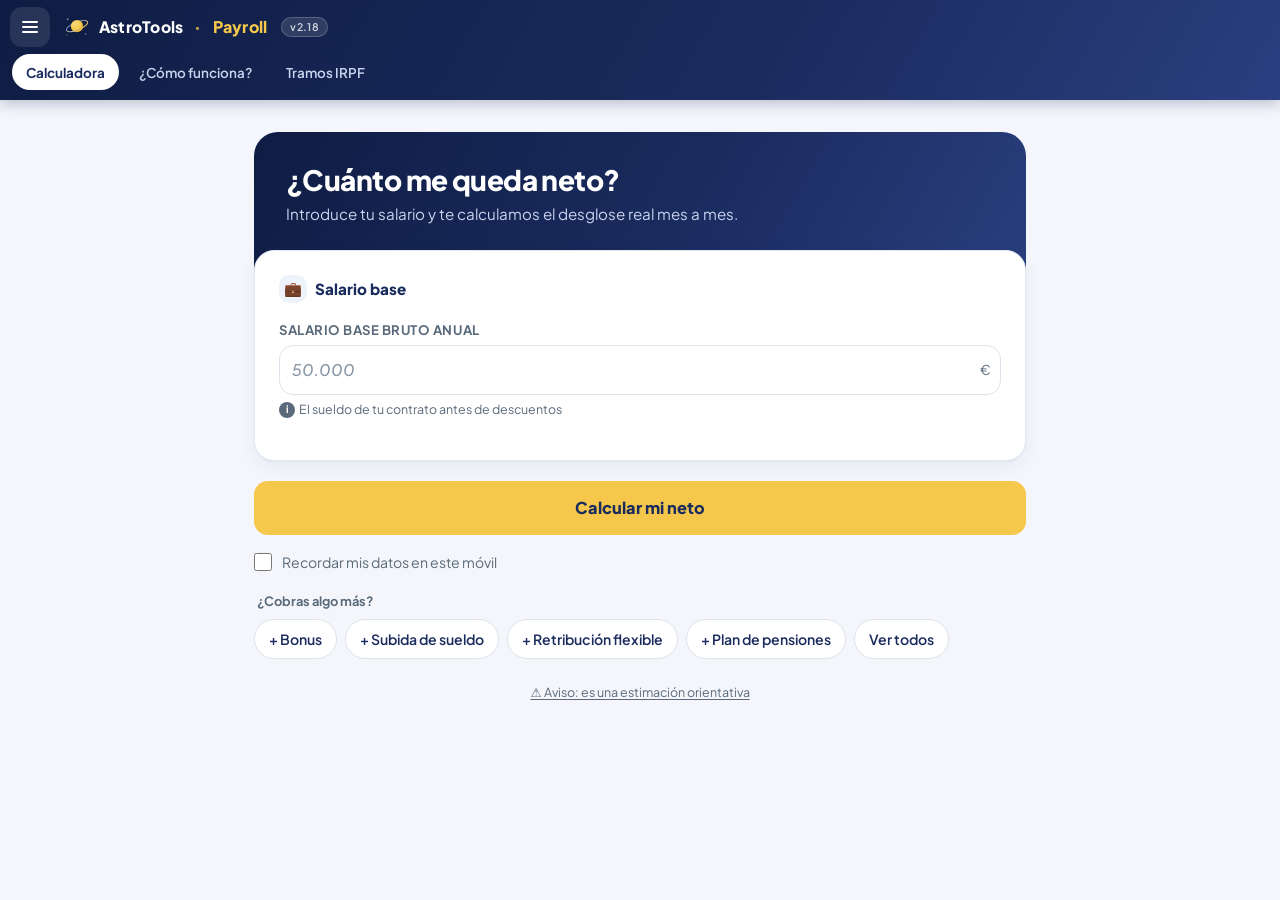
<file: nomina/index.html>
<!DOCTYPE html>
<html lang="es">
<head>
<meta charset="UTF-8">
<meta name="viewport" content="width=device-width, initial-scale=1.0">
<title>Calculadora de IRPF y nómina 2026 · AstroPayroll</title>
<meta name="description" content="Calcula tu sueldo neto e IRPF en España mes a mes: bonus, plan de pensiones, tickets restaurante y retribución flexible. Al instante y sin registro.">

<!-- Favicon (planeta de la suite, SVG inline) -->
<link rel="icon" href="data:image/svg+xml,%3Csvg xmlns='http://www.w3.org/2000/svg' viewBox='0 0 64 64'%3E%3Ccircle cx='32' cy='30' r='15' fill='%23f5c84b'/%3E%3Ctext x='32' y='37' text-anchor='middle' font-family='sans-serif' font-weight='800' font-size='18' fill='%231a2b5e'%3E%E2%82%AC%3C/text%3E%3Cellipse cx='32' cy='34' rx='27' ry='9' fill='none' stroke='%237aa1ff' stroke-width='3' transform='rotate(-22 32 34)'/%3E%3C/svg%3E">

<!-- Open Graph / previsualización en redes y mensajería -->
<meta property="og:type" content="website">
<meta property="og:site_name" content="AstroTools">
<meta property="og:locale" content="es_ES">
<meta property="og:title" content="Calculadora de IRPF y nómina 2026 · AstroPayroll">
<meta property="og:description" content="Introduce tu salario y calculamos el desglose real mes a mes: sueldo neto, IRPF, Seguridad Social, bonus, plan de pensiones y retribución flexible.">
<meta property="og:url" content="https://alex-sq-uh.github.io/AstroTools/nomina/">
<meta property="og:image" content="https://alex-sq-uh.github.io/AstroTools/nomina/og.jpg">
<meta property="og:image:type" content="image/jpeg">
<meta property="og:image:width" content="1200">
<meta property="og:image:height" content="630">
<meta property="og:image:alt" content="AstroPayroll — calculadora de nómina e IRPF en España">
<meta name="twitter:card" content="summary_large_image">
<meta name="twitter:title" content="Calculadora de IRPF y nómina 2026 · AstroPayroll">
<meta name="twitter:description" content="Tu sueldo neto e IRPF mes a mes, con bonus, plan de pensiones y retribución flexible.">
<meta name="twitter:image" content="https://alex-sq-uh.github.io/AstroTools/nomina/og.jpg">

<link rel="canonical" href="https://alex-sq-uh.github.io/AstroTools/nomina/">
<link rel="preconnect" href="https://fonts.googleapis.com">
<link rel="preconnect" href="https://fonts.gstatic.com" crossorigin>
<link rel="stylesheet" href="https://fonts.googleapis.com/css2?family=Plus+Jakarta+Sans:wght@400;500;600;700;800&display=swap">
<style>
  :root {
    --primary: #1a2b5e;
    --secondary: #4a6dd1;
    --accent: #f5c84b;
    --bg: #f4f6fb;
    --surface: #ffffff;
    --surface2: #f0f4f8;
    --border: #dde3ea;
    --text: #1a2733;
    --text-muted: #5a6a7a;
    --danger: #e74c3c;
    --danger-bg: #fdf0ee;
    --success: #27ae60;
    --success-bg: #edfaf2;
    --warning: #e67e22;
    --warning-bg: #fef6ee;
    --radius: 10px;
    --radius-lg: 14px;
    --shadow: 0 2px 12px rgba(26,60,94,0.08);
    --shadow-lg: 0 4px 24px rgba(26,60,94,0.13);
  }
  * { box-sizing: border-box; margin: 0; padding: 0; }
  html { -webkit-text-size-adjust: 100%; text-size-adjust: 100%; }
  body { font-family: 'Segoe UI', system-ui, sans-serif; background: var(--bg); color: var(--text); font-size: 15px; line-height: 1.6; overflow-x: hidden; }
  a { color: var(--secondary); }

  /* NAV */
  .topbar { background: linear-gradient(120deg, #0f1d44 0%, #1a2b5e 55%, #2a3f80 100%); color: #fff; padding: 0 1.5rem; display: flex; align-items: center; justify-content: space-between; height: 60px; position: sticky; top: 0; z-index: 100; box-shadow: 0 2px 12px rgba(0,0,0,0.25); }
  .topbar-brand { font-weight: 700; font-size: 1.05rem; letter-spacing: 0.01em; display: flex; align-items: center; gap: 10px; }
  .topbar-brand .logo { width: 34px; height: 34px; flex-shrink: 0; filter: drop-shadow(0 1px 2px rgba(0,0,0,0.3)); }
  .topbar-brand .brand-text { display: flex; flex-direction: column; line-height: 1.15; }
  .topbar-brand .brand-text .name { font-weight: 800; letter-spacing: 0.02em; }
  .topbar-brand .brand-text .name .accent { color: var(--accent); }
  .topbar-brand .brand-text .ver { font-size: 0.7rem; opacity: 0.75; font-weight: 500; letter-spacing: 0.05em; }
  .nav-links { display: flex; gap: 4px; }
  .nav-btn { background: none; border: none; color: rgba(255,255,255,0.75); padding: 6px 14px; border-radius: 6px; cursor: pointer; font-size: 0.875rem; transition: all 0.15s; }
  .nav-btn:hover, .nav-btn.active { background: rgba(255,255,255,0.15); color: #fff; }
  .lang-sel { display: flex; gap: 4px; }
  .lang-btn { background: rgba(255,255,255,0.1); border: 1px solid rgba(255,255,255,0.2); color: rgba(255,255,255,0.8); padding: 4px 10px; border-radius: 5px; cursor: pointer; font-size: 0.8rem; transition: all 0.15s; }
  .lang-btn.active { background: rgba(255,255,255,0.25); color: #fff; border-color: rgba(255,255,255,0.4); }
  .topbar-right { display: flex; align-items: center; gap: 12px; }

  /* LAYOUT */
  .page { display: none; max-width: 820px; margin: 0 auto; padding: 2rem 1.5rem 4rem; }
  .page.active { display: block; }

  /* CARDS */
  .card { background: var(--surface); border: 1px solid var(--border); border-radius: var(--radius-lg); padding: 1.4rem 1.5rem; margin-bottom: 1.25rem; box-shadow: var(--shadow); }
  .card-title { font-size: 0.95rem; font-weight: 700; color: var(--primary); margin-bottom: 1rem; display: flex; align-items: center; gap: 8px; }
  .card-title .icon { width: 28px; height: 28px; background: var(--bg); border-radius: 7px; display: flex; align-items: center; justify-content: center; font-size: 0.9rem; flex-shrink: 0; }

  /* FORM */
  .field { margin-bottom: 1rem; }
  .field label { display: block; font-size: 0.82rem; font-weight: 600; color: var(--text-muted); margin-bottom: 5px; text-transform: uppercase; letter-spacing: 0.04em; }
  .field-row { display: flex; gap: 12px; align-items: flex-end; }
  .field-row .field { flex: 1; margin-bottom: 0; }
  .input-wrap { position: relative; }
  .input-wrap .unit { position: absolute; right: 10px; top: 50%; transform: translateY(-50%); color: var(--text-muted); font-size: 0.85rem; pointer-events: none; }
  input[type="number"], input[type="text"], select { width: 100%; padding: 9px 12px; border: 1.5px solid var(--border); border-radius: 8px; font-size: 0.95rem; background: var(--surface); color: var(--text); outline: none; transition: border-color 0.15s; }
  input[type="number"]:focus, select:focus { border-color: var(--secondary); }
  input[type="number"].error { border-color: var(--danger); }
  .field-help { font-size: 0.78rem; color: var(--text-muted); margin-top: 4px; }
  .field-error { font-size: 0.78rem; color: var(--danger); margin-top: 4px; display: none; }
  .field-error.show { display: block; }
  .badge-pct { background: var(--secondary); color: #fff; font-size: 0.78rem; font-weight: 700; padding: 3px 9px; border-radius: 20px; white-space: nowrap; }
  .badge-pct.green { background: var(--success); }
  .badge-pct.orange { background: var(--warning); }

  /* TOGGLE ROW */
  .toggle-row { display: flex; align-items: center; justify-content: space-between; gap: 12px; margin-bottom: 0; }
  .toggle-label { font-size: 0.9rem; font-weight: 600; color: var(--text); }
  .toggle-sub { font-size: 0.78rem; color: var(--text-muted); margin-top: 2px; }
  .toggle { position: relative; width: 44px; height: 24px; flex-shrink: 0; }
  .toggle input { opacity: 0; width: 0; height: 0; }
  .toggle-slider { position: absolute; inset: 0; background: var(--border); border-radius: 24px; cursor: pointer; transition: background 0.2s; }
  .toggle-slider:before { content: ''; position: absolute; width: 18px; height: 18px; left: 3px; top: 3px; background: #fff; border-radius: 50%; transition: transform 0.2s; }
  .toggle input:checked + .toggle-slider { background: var(--secondary); }
  .toggle input:checked + .toggle-slider:before { transform: translateX(20px); }
  .toggle-content { margin-top: 1rem; padding-top: 1rem; border-top: 1px dashed var(--border); display: none; }
  .toggle-content.open { display: block; }

  /* RADIO OPTIONS */
  .radio-group { display: flex; gap: 8px; margin-bottom: 0.75rem; flex-wrap: wrap; }
  .radio-opt { flex: 1; min-width: 140px; }
  .radio-opt input { display: none; }
  .radio-opt label { display: block; border: 1.5px solid var(--border); border-radius: 8px; padding: 8px 12px; font-size: 0.82rem; cursor: pointer; transition: all 0.15s; text-align: center; }
  .radio-opt input:checked + label { border-color: var(--secondary); background: #eaf4fb; color: var(--secondary); font-weight: 600; }

  /* TOOLTIP */
  .tooltip-wrap { display: inline-flex; align-items: center; gap: 4px; }
  .info-icon { display: inline-flex; align-items: center; justify-content: center; width: 16px; height: 16px; border-radius: 50%; background: var(--text-muted); color: #fff; font-size: 0.65rem; font-weight: 700; cursor: help; flex-shrink: 0; position: relative; }
  .info-icon:hover .tooltip-box, .info-icon.show .tooltip-box { display: block; }
  /* Tabla mes a mes: neto justo tras el mes, cifras alineadas a la derecha */
  .rtable-net th:not(:first-child), .rtable-net td:not(:first-child) { text-align: right; }
  .rtable-net .net-col { font-weight: 700; }
  .page-head { margin-bottom: 1.5rem; }
  .tooltip-box { display: none; position: absolute; bottom: 100%; left: 50%; transform: translateX(-50%); background: var(--primary); color: #fff; font-size: 0.75rem; line-height: 1.4; padding: 8px 12px; border-radius: 8px; width: 220px; z-index: 200; margin-bottom: 6px; font-weight: 400; white-space: normal; pointer-events: none; box-shadow: var(--shadow-lg); }
  .tooltip-box::after { content: ''; position: absolute; top: 100%; left: 50%; transform: translateX(-50%); border: 5px solid transparent; border-top-color: var(--primary); }

  /* SECTION SELECTOR */
  .sel-group { display: flex; gap: 8px; margin-bottom: 0.75rem; }
  .sel-group select { flex: 1; }

  /* BUTTONS */
  .btn { display: inline-flex; align-items: center; gap: 6px; padding: 10px 22px; border-radius: 8px; font-size: 0.9rem; font-weight: 600; cursor: pointer; transition: all 0.15s; border: none; }
  .btn-primary { background: var(--primary); color: #fff; }
  .btn-primary:hover { background: #142e49; }
  .btn-secondary { background: var(--surface); color: var(--primary); border: 1.5px solid var(--border); }
  .btn-secondary:hover { background: var(--bg); }
  .btn-row { display: flex; gap: 10px; flex-wrap: wrap; }
  .btn-full { width: 100%; justify-content: center; padding: 13px; font-size: 1rem; }

  /* RESULTS */
  #results { display: none; margin-top: 2rem; }

  /* Toggle "Añadir complementos" (patrón gancho) */
  .more-toggle { display: flex; align-items: center; justify-content: center; gap: 8px; width: 100%; background: none; border: 1.5px dashed var(--border); color: var(--secondary); font-family: inherit; font-weight: 600; font-size: 0.88rem; padding: 0.7rem 1rem; border-radius: 10px; cursor: pointer; transition: background 0.15s, border-color 0.15s; margin-bottom: 1.5rem; }
  .more-toggle:hover { background: var(--bg); border-color: var(--secondary); }
  .more-toggle .mt-chev { font-size: 0.7rem; transition: transform 0.2s; }
  .more-toggle.open .mt-chev { transform: rotate(180deg); }
  .result-hero { background: linear-gradient(135deg, var(--primary) 0%, #2563a8 100%); color: #fff; border-radius: var(--radius-lg); padding: 1.75rem; margin-bottom: 1.25rem; }
  .result-hero h2 { font-size: 1rem; opacity: 0.8; margin-bottom: 1rem; }
  .suite-link { display: flex; align-items: center; gap: 0.5rem; padding: 0.7rem 0.2rem; color: var(--secondary); text-decoration: none; font-weight: 600; font-size: 0.9rem; border-bottom: 1px solid var(--border); }
  .suite-link:last-child { border-bottom: none; }
  .suite-link:hover { color: var(--primary); }
  .suite-link .arr { margin-left: auto; font-weight: 800; }
  .hero-grid { display: grid; grid-template-columns: repeat(auto-fit, minmax(140px, 1fr)); gap: 1rem; }
  .hero-stat { text-align: center; }
  .hero-stat .val { font-size: 1.6rem; font-weight: 700; }
  .hero-stat .lbl { font-size: 0.75rem; opacity: 0.75; margin-top: 2px; }

  /* RESULT TABLE */
  .rtable { width: 100%; border-collapse: collapse; font-size: 0.88rem; }
  .rtable th { text-align: left; padding: 7px 10px; font-size: 0.75rem; text-transform: uppercase; letter-spacing: 0.04em; color: var(--text-muted); border-bottom: 2px solid var(--border); }
  .rtable td { padding: 7px 10px; border-bottom: 1px solid var(--border); white-space: nowrap; }
  .rtable td:first-child { white-space: normal; }
  .rtable tr:last-child td { border-bottom: none; }
  .rtable .total-row td { font-weight: 700; color: var(--primary); border-top: 2px solid var(--border); border-bottom: none; }
  .rtable .deduct td { color: var(--danger); }
  .rtable .positive td { color: var(--success); }
  .rtable .sep-row td { padding: 4px 10px; background: var(--bg); font-size: 0.75rem; font-weight: 700; text-transform: uppercase; letter-spacing: 0.05em; color: var(--text-muted); }
  .rtable .highlight-row { background: #fff8e7; }
  .rtable .subida-row { background: #edf7ff; }
  .rtable td:last-child { text-align: right; }
  .rtable th:last-child { text-align: right; }
  .amount-neg { color: var(--danger); }
  .amount-pos { color: var(--success); }
  .amount-neutral { color: var(--text); }

  /* MONTHLY TABLE */
  .monthly-wrap { overflow-x: auto; }
  .month-badge { font-size: 0.7rem; padding: 2px 7px; border-radius: 10px; font-weight: 600; display: inline-block; margin-left: 5px; }
  .badge-bonus { background: #fff3cd; color: #856404; }
  .badge-raise { background: #d1ecf1; color: #0c5460; }

  /* COLLAPSIBLE */
  .collapsible-trigger { display: flex; align-items: center; justify-content: space-between; cursor: pointer; padding: 10px 0; border-top: 1px dashed var(--border); margin-top: 1rem; font-size: 0.83rem; color: var(--secondary); font-weight: 600; user-select: none; }
  .collapsible-trigger .arrow { transition: transform 0.2s; font-size: 0.75rem; }
  .collapsible-trigger.open .arrow { transform: rotate(180deg); }
  .collapsible-body { display: none; padding-top: 1rem; font-size: 0.85rem; color: var(--text-muted); line-height: 1.7; }
  .collapsible-body.open { display: block; }

  /* DISCLAIMER */
  .disclaimer { background: #fff8e7; border: 1px solid #f0d070; border-radius: var(--radius); padding: 1rem 1.25rem; margin-top: 2rem; font-size: 0.82rem; color: #6b5300; }
  /* Enlace al aviso desde la pantalla de entrada (los avisos viven abajo) */
  .notice-row { text-align: center; margin: .9rem 0 .2rem; }
  .notice-link { background: none; border: none; padding: 0; font: inherit; font-size: .78rem; color: var(--text-muted);
    text-decoration: underline; text-underline-offset: 2px; cursor: pointer; }
  .notice-link:hover { color: var(--primary); }
  .disclaimer strong { color: #5a4400; }
  .llm-note { background: #eaf4fb; border: 1px solid #b3d7f0; border-radius: var(--radius); padding: 1rem 1.25rem; margin-top: 0.75rem; font-size: 0.82rem; color: #0d4a6e; }
  .privacy-note { background: #edfaf2; border: 1px solid #a7d8bd; border-radius: var(--radius); padding: 1rem 1.25rem; margin-top: 0.75rem; font-size: 0.82rem; color: #114b2a; }
  .privacy-note strong { color: #0c3a20; }

  /* HOW IT WORKS */
  .edu-block { margin-bottom: 1.25rem; }
  .edu-trigger { display: flex; align-items: center; justify-content: space-between; background: var(--surface); border: 1px solid var(--border); border-radius: var(--radius); padding: 1rem 1.25rem; cursor: pointer; font-weight: 600; font-size: 0.95rem; transition: background 0.15s; }
  .edu-trigger:hover { background: var(--bg); }
  .edu-body { display: none; background: var(--surface); border: 1px solid var(--border); border-top: none; border-radius: 0 0 var(--radius) var(--radius); padding: 1.25rem; font-size: 0.88rem; line-height: 1.75; color: var(--text); }
  .edu-body.open { display: block; }
  .edu-body p { margin-bottom: 0.75rem; }
  .edu-body p:last-child { margin-bottom: 0; }
  .edu-body .example-box { background: var(--bg); border-radius: 8px; padding: 1rem; margin-top: 0.75rem; font-size: 0.83rem; }
  .edu-body table { width: 100%; border-collapse: collapse; margin-top: 0.75rem; font-size: 0.83rem; }
  .edu-body table th { background: var(--bg); padding: 6px 10px; text-align: left; font-size: 0.75rem; text-transform: uppercase; letter-spacing: 0.04em; color: var(--text-muted); }
  .edu-body table td { padding: 6px 10px; border-bottom: 1px solid var(--border); }

  /* TRAMOS TABLE */
  .tramos-table { width: 100%; border-collapse: collapse; font-size: 0.88rem; }
  .tramos-table th { background: var(--primary); color: #fff; padding: 10px 14px; text-align: left; font-size: 0.8rem; }
  .tramos-table td { padding: 10px 14px; border-bottom: 1px solid var(--border); }
  .tramos-table tr:last-child td { border-bottom: none; }
  .tramos-table tr:nth-child(even) { background: var(--bg); }
  .tramo-pct { font-weight: 700; color: var(--primary); }
  .tramo-bar-wrap { height: 8px; background: var(--border); border-radius: 4px; margin-top: 3px; }
  .tramo-bar { height: 8px; border-radius: 4px; background: var(--secondary); }

  /* INTERACTIVE TRAMO EXAMPLE */
  .tramo-example { background: var(--surface); border: 1px solid var(--border); border-radius: var(--radius-lg); padding: 1.5rem; margin-top: 1.5rem; }
  .tramo-example h3 { font-size: 1rem; font-weight: 700; color: var(--primary); margin-bottom: 6px; display: flex; align-items: center; gap: 8px; }
  .tramo-example h3::before { content: '🧮'; font-size: 1.1rem; }
  .tramo-example .tramo-intro { font-size: 0.85rem; color: var(--text-muted); margin-bottom: 1.1rem; line-height: 1.5; }
  /* Stacked bar — cómo se divide la base entre los tramos */
  .tramo-stack-wrap { margin: 0.5rem 0 1.25rem; }
  .tramo-stack-label { font-size: 0.78rem; color: var(--text-muted); margin-bottom: 6px; font-weight: 600; }
  .tramo-stack { display: flex; height: 22px; border-radius: 6px; overflow: hidden; box-shadow: inset 0 0 0 1px var(--border); }
  .tramo-stack-seg { height: 100%; display: flex; align-items: center; justify-content: center; font-size: 0.7rem; font-weight: 700; color: #fff; min-width: 0; overflow: hidden; white-space: nowrap; text-shadow: 0 1px 2px rgba(0,0,0,0.18); }
  .tramo-stack-legend { display: flex; flex-wrap: wrap; gap: 8px 14px; margin-top: 8px; font-size: 0.74rem; color: var(--text-muted); }
  .tramo-stack-legend .lg-dot { display: inline-block; width: 9px; height: 9px; border-radius: 2px; margin-right: 5px; vertical-align: middle; }
  /* Tabla por tramo — versión mejorada */
  .tramo-detail-wrap { margin-top: 1rem; overflow-x: auto; -webkit-overflow-scrolling: touch; }
  .tramo-detail-table { width: 100%; border-collapse: collapse; font-size: 0.84rem; }
  .tramo-detail-table th { text-align: left; padding: 8px 10px; font-size: 0.72rem; text-transform: uppercase; letter-spacing: 0.04em; color: var(--text-muted); background: var(--bg); border-bottom: 1px solid var(--border); white-space: nowrap; }
  .tramo-detail-table td { padding: 8px 10px; border-bottom: 1px solid var(--border); white-space: nowrap; }
  .tramo-detail-table tr:last-child td { border-bottom: none; }
  .tramo-detail-table .row-color { display: inline-block; width: 8px; height: 8px; border-radius: 2px; margin-right: 6px; vertical-align: middle; flex-shrink: 0; }
  .tramo-detail-table .col-cuota { text-align: right; font-weight: 600; color: var(--primary); }
  .tramo-detail-table .col-base { text-align: right; }
  /* Bloque resumen final */
  .tramo-summary { display: grid; grid-template-columns: repeat(3, 1fr); gap: 10px; margin-top: 1.1rem; padding-top: 1.1rem; border-top: 1px dashed var(--border); }
  .tramo-summary .ts-box { background: var(--bg); border-radius: 8px; padding: 10px 12px; }
  .tramo-summary .ts-lbl { font-size: 0.7rem; color: var(--text-muted); text-transform: uppercase; letter-spacing: 0.03em; font-weight: 600; margin-bottom: 3px; }
  .tramo-summary .ts-val { font-size: 1.1rem; font-weight: 700; color: var(--primary); }
  .tramo-summary .ts-val.danger { color: var(--danger); }
  .tramo-summary .ts-sub { font-size: 0.72rem; color: var(--text-muted); margin-top: 3px; line-height: 1.35; }
  .tramo-note { background: var(--bg); border-left: 3px solid var(--secondary); border-radius: 6px; padding: 8px 12px; margin-top: 1rem; font-size: 0.76rem; color: var(--text-muted); line-height: 1.5; }
  @media (max-width: 600px) {
    .tramo-example { padding: 1.1rem 1rem; }
    .tramo-summary { grid-template-columns: 1fr; gap: 6px; }
    .tramo-summary .ts-box { padding: 8px 10px; }
    .tramo-summary .ts-val { font-size: 1rem; }
    .tramo-detail-table { font-size: 0.78rem; }
    .tramo-detail-table th, .tramo-detail-table td { padding: 6px 6px; }
  }

  /* SHARE */
  .share-copied { color: var(--success); font-size: 0.82rem; display: none; margin-left: 8px; }
  .share-copied.show { display: inline; }

  /* RESPONSIVE */
  @media (max-width: 600px) {
    body { font-size: 14px; }
    /* Barra superior en dos filas: marca + idioma arriba, navegación abajo a todo el ancho */
    .topbar { height: auto; flex-wrap: wrap; padding: 8px 1rem; row-gap: 8px; }
    .topbar-brand { flex: 1 1 auto; }
    .topbar-right { order: 2; }
    .nav-links { order: 3; flex-basis: 100%; width: 100%; justify-content: space-between; gap: 4px; }
    .nav-btn { padding: 6px 10px; font-size: 0.8rem; }
    .page { padding: 0.9rem 0.8rem 3rem; }
    .card { padding: 1rem 0.9rem; margin-bottom: 1rem; }
    .card-title { font-size: 0.9rem; }
    .result-hero { padding: 1.1rem 1rem; }
    .result-hero h2 { font-size: 0.85rem; margin-bottom: 0.7rem; }
    .hero-grid { gap: 0.6rem; grid-template-columns: 1fr 1fr; }
    .hero-stat .val { font-size: 1.15rem; }
    .hero-stat .lbl { font-size: 0.68rem; }
    .hero-stat:nth-child(3) { grid-column: 1 / -1; }
    .field-row { flex-direction: column; gap: 0.75rem; align-items: stretch; }
    .field-row .field { width: 100%; }
    .field label { font-size: 0.76rem; }
    .topbar-brand .brand-text .ver { display: none; }
    .topbar-brand .logo { width: 30px; height: 30px; }
    /* Reducir titulares que en móvil resultan demasiado grandes (vienen con estilo inline) */
    #page-calc > div > h1, #page-tramos h1 { font-size: 1.15rem !important; }
    .tramos-table th, .tramos-table td { padding: 8px 6px; font-size: 0.78rem; }
    /* TABLAS de resultados — compactas y con scroll horizontal cuando hace falta */
    .rtable { font-size: 0.75rem; }
    .rtable th, .rtable td { padding: 6px 6px; white-space: nowrap; }
    .rtable th { font-size: 0.66rem; padding: 6px 6px; }
    .monthly-wrap { overflow-x: auto; -webkit-overflow-scrolling: touch; margin: 0 -0.3rem; padding: 0 0.3rem; }
    .month-badge { font-size: 0.62rem; padding: 1px 5px; margin-left: 3px; }
    /* Inline summaries — un poco más compactos */
    .inline-sum { font-size: 0.85rem; padding: 5px 0; }
    .inline-sum.total { font-size: 0.95rem; }
    .pension-row { font-size: 0.8rem; }
    .section-title { font-size: 0.7rem; margin: 0.9rem 0 0.5rem; }
    /* Inputs y radios */
    input[type="number"], input[type="text"], select { font-size: 16px; padding: 8px 11px; } /* 16px evita zoom en iOS */
    .radio-opt label { font-size: 0.78rem; padding: 7px 10px; }
    .toggle-content { padding-top: 0.85rem; margin-top: 0.85rem; }
    .toggle-label { font-size: 0.86rem; }
    .toggle-sub { font-size: 0.74rem; }
    /* Otros beneficios — filas dinámicas */
    .otro-row label { font-size: 0.68rem; }
    /* Caja de resumen flex en móvil: forzar ancho mínimo a la tabla para que el scroll horizontal funcione bien */
    #flexSummaryBreakdown table { min-width: 560px; }
    /* Disclaimers más compactos */
    .disclaimer, .privacy-note, .llm-note { font-size: 0.78rem; padding: 0.85rem 1rem; }
  }

  /* SEPARATOR */
  .sep { height: 1px; background: var(--border); margin: 0.5rem 0; }
  .section-title { font-size: 0.75rem; font-weight: 700; text-transform: uppercase; letter-spacing: 0.07em; color: var(--text-muted); margin: 1.25rem 0 0.75rem; }

  /* SUMMARY INLINE */
  .inline-sum { display: flex; justify-content: space-between; align-items: center; padding: 6px 0; font-size: 0.9rem; gap: 10px; }
  .inline-sum > span:first-child { min-width: 0; }
  .inline-sum .val { white-space: nowrap; flex-shrink: 0; text-align: right; }
  .inline-sum.total { font-weight: 700; color: var(--primary); border-top: 1.5px solid var(--border); margin-top: 6px; padding-top: 10px; font-size: 1rem; }
  .inline-sum.neg .val { color: var(--danger); }
  .inline-sum.pos .val { color: var(--success); }
  /* Pension rows — mismo tratamiento que inline-sum: el importe no se parte */
  .pension-row > span:last-child { white-space: nowrap; flex-shrink: 0; }

  /* PENSION DETAIL */
  .pension-row { display: flex; justify-content: space-between; padding: 5px 0; font-size: 0.85rem; border-bottom: 1px solid var(--border); }
  .pension-row:last-child { border-bottom: none; }
  .pension-row .lbl { color: var(--text-muted); }
  .pension-row.total { font-weight: 700; color: var(--primary); border-top: 2px solid var(--border); border-bottom: none; padding-top: 8px; }
  .pension-warn { background: #fff4e5; border: 1px solid #f0c987; border-radius: var(--radius); padding: 0.6rem 0.8rem; margin-top: 8px; font-size: 0.78rem; color: #7a4e00; line-height: 1.4; }

  /* PROGRESS BAR FOR TRAMOS */
  .tramo-vis { display: flex; height: 12px; border-radius: 6px; overflow: hidden; margin: 1rem 0; }
  .tramo-vis-seg { height: 100%; transition: flex 0.3s; }

  /* DYNAMIC ROWS (otros beneficios) */
  .otro-row { display: grid; grid-template-columns: 1.4fr 1fr 0.7fr auto; gap: 8px; align-items: end; margin-bottom: 8px; }
  .otro-row .field { margin-bottom: 0; }
  .otro-row label { font-size: 0.7rem; }
  .otro-row .btn-remove { background: var(--danger-bg); color: var(--danger); border: 1px solid #f3c4be; border-radius: 8px; width: 36px; height: 38px; cursor: pointer; font-weight: 700; font-size: 1.1rem; line-height: 1; padding: 0; }
  .otro-row .btn-remove:hover { background: #f8dad4; }
  .btn-add-row { background: var(--surface2); color: var(--secondary); border: 1.5px dashed var(--secondary); border-radius: 8px; padding: 8px 16px; font-size: 0.85rem; font-weight: 600; cursor: pointer; margin-top: 4px; }
  .btn-add-row:hover { background: #e6effa; }
  .annual-hint { font-size: 0.78rem; color: var(--text-muted); margin-top: 6px; font-style: italic; }
  .annual-hint strong { color: var(--primary); font-style: normal; }
  @media (max-width: 600px) {
    .otro-row { grid-template-columns: 1fr 1fr; grid-template-areas: 'name name' 'monthly months' 'remove remove'; }
    .otro-row .field-name { grid-area: name; }
    .otro-row .field-monthly { grid-area: monthly; }
    .otro-row .field-months { grid-area: months; }
    .otro-row .btn-remove { grid-area: remove; width: 100%; height: 32px; }
  }
</style>
<link rel="stylesheet" href="../shared/skin.css">
<script src="../shared/ux.js"></script>
<script src="../shared/brand.js"></script>
<script src="../shared/header.js" defer></script>
<script src="../shared/analytics.js" defer></script>
<script src="../shared/feedback.js" defer></script>

<!-- Datos estructurados: aplicación + preguntas frecuentes (texto real de la guía) -->
<script type="application/ld+json">
{
  "@context": "https://schema.org",
  "@type": "WebApplication",
  "name": "AstroPayroll",
  "url": "https://alex-sq-uh.github.io/AstroTools/nomina/",
  "applicationCategory": "FinanceApplication",
  "operatingSystem": "Web",
  "inLanguage": "es-ES",
  "description": "Calculadora de nómina e IRPF en España: tu sueldo neto mes a mes, con bonus, plan de pensiones, tickets restaurante y retribución flexible.",
  "offers": { "@type": "Offer", "price": "0", "priceCurrency": "EUR" },
  "isPartOf": { "@type": "WebSite", "name": "AstroTools", "url": "https://alex-sq-uh.github.io/AstroTools/" }
}
</script>
<script type="application/ld+json">
{
  "@context": "https://schema.org",
  "@type": "FAQPage",
  "mainEntity": [
    {
      "@type": "Question",
      "name": "¿Qué es el IRPF?",
      "acceptedAnswer": { "@type": "Answer", "text": "El IRPF (Impuesto sobre la Renta de las Personas Físicas) es el impuesto que pagas por lo que ganas. Tu empresa lo descuenta automáticamente cada mes de tu nómina antes de pagarte: eso es la retención." }
    },
    {
      "@type": "Question",
      "name": "¿Qué significa que el IRPF tenga tramos?",
      "acceptedAnswer": { "@type": "Answer", "text": "El IRPF es progresivo: cuanto más ganas, más pagas en proporción. Pero los porcentajes no se aplican a todo tu salario, sino solo a la parte de ingresos que cae dentro de cada tramo." }
    },
    {
      "@type": "Question",
      "name": "¿Qué diferencia hay entre tipo marginal y tipo efectivo?",
      "acceptedAnswer": { "@type": "Answer", "text": "El tipo marginal es el porcentaje que pagas por el último euro que ganas. El tipo efectivo es el porcentaje real medio que pagas sobre todo tu salario. Por eso una subida salarial no te hace pagar más en el tramo anterior." }
    },
    {
      "@type": "Question",
      "name": "¿Por qué los tickets restaurante me ahorran dinero?",
      "acceptedAnswer": { "@type": "Answer", "text": "Los tickets restaurante (hasta 2.750 €/año) están exentos de IRPF y de Seguridad Social. El ahorro se calcula con tu tipo marginal porque ese importe sustituye a la parte más alta de tu salario." }
    },
    {
      "@type": "Question",
      "name": "¿Por qué me retienen tanto el mes del bonus?",
      "acceptedAnswer": { "@type": "Answer", "text": "Tu empresa recalcula toda la retención del año en el momento de pagar el bonus. Es un ajuste: no pagas más en total al año, pero ese mes la retención es mucho mayor." }
    },
    {
      "@type": "Question",
      "name": "¿Qué es la cuota de solidaridad?",
      "acceptedAnswer": { "@type": "Answer", "text": "Es una cotización adicional sobre el salario que supera el tope de la Seguridad Social. Se reparte aproximadamente 5:1 entre empresa y trabajador. Los tipos que paga el empleado en 2026 son 0,19% / 0,21% / 0,24% según el tramo del exceso, y solo afecta si superas 61.214,40 € al año." }
    }
  ]
}
</script>
</head>
<body>
<!-- ================= CABECERA (shared/header.js) ================= -->
<astro-header app="nomina" version="v2.18">
  <button slot="tabs" class="nav-btn active" onclick="showPage('calc')" data-i18n="nav_calc">Calculadora</button>
  <button slot="tabs" class="nav-btn" onclick="showPage('how')" data-i18n="nav_how">¿Cómo funciona?</button>
  <button slot="tabs" class="nav-btn" onclick="showPage('tramos')" data-i18n="nav_tramos">Tramos IRPF</button>
</astro-header>
<script>document.addEventListener('astro-lang',function(e){ if(window.setLang) window.setLang(e.detail.lang); });</script>

<!-- CALCULATOR PAGE -->
<div class="page active" id="page-calc">
  <div class="page-head">
    <h1 data-i18n="calc_title">¿Cuánto me queda neto?</h1>
    <p data-i18n="calc_subtitle">Introduce tu salario y te calculamos el desglose real mes a mes.</p>
  </div>

  <!-- BLOQUE 1: SALARIO -->
  <div class="card">
    <div class="card-title"><div class="icon">💼</div> <span data-i18n="blk_salary">Salario base</span></div>

    <!-- Sin subida: campo único -->
    <div id="salarySimple">
      <div class="field">
        <label data-i18n="lbl_salary_base">Salario base bruto anual</label>
        <div class="input-wrap">
          <input type="text" inputmode="decimal" class="money-input" id="salaryBase" placeholder="50.000" oninput="calcRaisePct()">
          <span class="unit">€</span>
        </div>
        <div class="tooltip-wrap" style="margin-top:5px;">
          <span class="info-icon">i<div class="tooltip-box" data-i18n="tip_salary">Es el sueldo que aparece en tu contrato antes de que te descuenten nada. No incluye bonus ni extras.</div></span>
          <span style="font-size:0.78rem; color:var(--text-muted);" data-i18n="tip_salary_short">El sueldo de tu contrato antes de descuentos</span>
        </div>
      </div>
    </div>

  </div>

  <!-- ACCIÓN PRINCIPAL (gancho): con solo el salario ya se puede calcular -->
  <div class="btn-row" id="calcRow" style="margin-bottom:.2rem;">
    <button type="button" class="btn-calc" onclick="calculate()" data-i18n="btn_calc">Calcular mi neto</button>
  </div>
  <!-- Complementos: cada chip abre su bloque (y lo activa si es un sí/no claro) -->
  <span class="chip-lbl" data-i18n="more_q">¿Cobras algo más?</span>
  <div class="chip-row" id="moreChips">
    <button type="button" class="chip" onclick="openMore('hasBonus', true)" data-i18n="chip_bonus">+ Bonus</button>
    <button type="button" class="chip" onclick="openMore('hasRaise', true)" data-i18n="chip_raise">+ Subida</button>
    <button type="button" class="chip" onclick="openMore('hasTickets', false)" data-i18n="chip_flex">+ Retribución flexible</button>
    <button type="button" class="chip" onclick="openMore('hasPension', true)" data-i18n="chip_pension">+ Plan de pensiones</button>
    <button type="button" class="chip" id="moreToggle" onclick="toggleMore()" data-i18n="chip_all">Ver todos</button>
  </div>

  <!-- Aviso legal: siempre accesible desde el gancho, aunque el texto viva abajo -->
  <div class="notice-row">
    <button type="button" class="notice-link" onclick="showNotice()" data-i18n="notice_link">⚠️ Aviso: es una estimación orientativa</button>
  </div>

  <!-- CAMPOS AVANZADOS (ocultos hasta que se piden) -->
  <div id="moreFields" style="display:none;">

  <!-- BLOQUE 1b: SUBIDA DE SUELDO -->
  <div class="card">
    <div class="toggle-row">
      <div>
        <div class="card-title" style="margin-bottom:2px;"><div class="icon">📈</div> <span data-i18n="blk_raise">Subida de sueldo</span></div>
        <div class="toggle-sub" data-i18n="toggle_raise_sub">Recalcularemos mes a mes como lo haría tu empresa</div>
      </div>
      <label class="toggle"><input type="checkbox" id="hasRaise" onchange="toggleRaiseMode(this.checked)"><div class="toggle-slider"></div></label>
    </div>
    <div class="toggle-content" id="raiseSec">
      <div class="field">
        <label data-i18n="lbl_old_salary_v2">Salario base bruto anual inicial</label>
        <div class="input-wrap">
          <input type="text" inputmode="decimal" class="money-input" id="oldSalary" placeholder="48.000" oninput="calcRaisePct()">
          <span class="unit">€</span>
        </div>
        <div class="field-help" data-i18n="help_old_salary">Tu salario bruto anual antes de la subida. El de arriba es el de después.</div>
      </div>
      <div style="display:flex; align-items:center; gap:10px; margin:0.6rem 0 0.75rem;">
        <span style="font-size:0.82rem; color:var(--text-muted);" data-i18n="lbl_raise_pct">Incremento:</span>
        <span class="badge-pct green" id="raisePct">—</span>
      </div>
      <div class="field" style="max-width:220px;">
        <label data-i18n="lbl_raise_month">Mes en el que ocurre</label>
        <select id="raiseMonth"></select>
      </div>
      <div class="field-help" data-i18n="help_raise">La retención se recalculará desde ese mes en adelante, igual que lo haría tu empresa.</div>
    </div>
  </div>

  <!-- BLOQUE 2: BONUS -->
  <div class="card">
    <div class="toggle-row">
      <div>
        <div class="card-title" style="margin-bottom:2px;"><div class="icon">🎯</div> <span data-i18n="blk_bonus">Bonus</span></div>
        <div class="toggle-sub" data-i18n="toggle_bonus_sub">Pago variable anual</div>
      </div>
      <label class="toggle"><input type="checkbox" id="hasBonus" onchange="toggleSection('bonusSec',this)"><div class="toggle-slider"></div></label>
    </div>
    <div class="toggle-content" id="bonusSec">
      <div class="field-row">
        <div class="field">
          <label>
            <span data-i18n="lbl_bonus">Importe del bonus bruto</span>
            <span class="info-icon" style="margin-left:5px;">i<div class="tooltip-box" data-i18n="tip_bonus">El bonus tributa igual que el salario. El mes que lo cobras, tu empresa recalcula toda la retención del año y aplica el ajuste de golpe en ese mes.</div></span>
          </label>
          <div class="input-wrap">
            <input type="text" inputmode="decimal" class="money-input" id="bonusAmt" placeholder="10.000">
            <span class="unit">€</span>
          </div>
        </div>
        <div class="field">
          <label data-i18n="lbl_bonus_month">Mes en que se cobra</label>
          <select id="bonusMonth"></select>
        </div>
      </div>
      <div class="field-help" data-i18n="help_bonus">Los meses anteriores al bonus tu empresa calcula la retención sin contar con él. Cuando se decide, ajusta todo de golpe.</div>
    </div>
  </div>

  <!-- BLOQUE 3: CAR ALLOWANCE -->
  <div class="card">
    <div class="toggle-row">
      <div>
        <div class="card-title" style="margin-bottom:2px;"><div class="icon">🚗</div> <span data-i18n="blk_car">Car allowance</span></div>
        <div class="toggle-sub" data-i18n="toggle_car_sub">Asignación de coche</div>
      </div>
      <label class="toggle"><input type="checkbox" id="hasCar" onchange="toggleSection('carSec',this)"><div class="toggle-slider"></div></label>
    </div>
    <div class="toggle-content" id="carSec">
      <div class="field">
        <label>
          <span data-i18n="lbl_car_monthly">Importe mensual del car allowance</span>
          <span class="info-icon" style="margin-left:5px;">i<div class="tooltip-box" data-i18n="tip_car">Si tu empresa te da una asignación de coche y no la usas para un vehículo, ese importe se añade a tu salario y tributa como salario normal. No computa para bonus ni plan de pensiones.</div></span>
        </label>
        <div class="input-wrap">
          <input type="text" inputmode="decimal" class="money-input" id="carMonthly" placeholder="690,00" oninput="recalcCarAnnual()">
          <span class="unit">€/mes</span>
        </div>
        <div class="annual-hint" id="carAnnualHint"></div>
      </div>
    </div>
  </div>

  <!-- BLOQUE 4: TICKETS RESTAURANTE -->
  <div class="card">
    <div class="toggle-row">
      <div>
        <div class="card-title" style="margin-bottom:2px;"><div class="icon">🍽️</div> <span data-i18n="blk_tickets">Tickets restaurante</span></div>
        <div class="toggle-sub" data-i18n="toggle_tickets_sub">Retribución flexible · Límite exento: 2.750 €/año</div>
      </div>
      <label class="toggle"><input type="checkbox" id="hasTickets" onchange="toggleSection('ticketsSec',this)"><div class="toggle-slider"></div></label>
    </div>
    <div class="toggle-content" id="ticketsSec">
      <div class="field">
        <label data-i18n="lbl_flex_funding">¿Cómo se aporta esta retribución flexible?</label>
        <div class="radio-group" style="flex-direction:column; gap:6px;">
          <div class="radio-opt" style="flex:none; min-width:0;">
            <input type="radio" name="ticketsType" id="ticketsOnTop" value="ontop" checked>
            <label for="ticketsOnTop" data-i18n="flex_company">Aportado por la empresa (adicional al salario base)</label>
          </div>
          <div class="radio-opt" style="flex:none; min-width:0;">
            <input type="radio" name="ticketsType" id="ticketsFlex" value="flex">
            <label for="ticketsFlex" data-i18n="flex_worker">Aportado por el trabajador (pagado con su salario base)</label>
          </div>
        </div>
        <div class="field-help" id="ticketsTypeHelp" data-i18n="tip_tickets_ontop">La empresa te da los tickets encima de tu sueldo. El importe exento (hasta 2.750 €) no tributa en IRPF ni cotiza a la SS.</div>
      </div>
      <div class="field-row">
        <div class="field">
          <label data-i18n="lbl_monthly_amt">Importe mensual (€)</label>
          <div class="input-wrap">
            <input type="text" inputmode="decimal" class="money-input" id="ticketsMonthly" placeholder="220,00" oninput="recalcTicketsAnnual()">
            <span class="unit">€</span>
          </div>
        </div>
        <div class="field">
          <label data-i18n="lbl_num_months">Nº meses al año</label>
          <input type="number" id="ticketsMonths" min="1" max="12" step="1" placeholder="11" oninput="recalcTicketsAnnual()">
        </div>
      </div>
      <div class="annual-hint" id="ticketsAnnualHint"></div>
      <div class="field-error" id="ticketsError" data-i18n="err_tickets" style="margin-top:6px;">El límite legal exento es de 2.750 € (11 €/día × 250 días). No puede superar este importe.</div>
    </div>
  </div>

  <!-- BLOQUE 4b: TICKETS TRANSPORTE -->
  <div class="card">
    <div class="toggle-row">
      <div>
        <div class="card-title" style="margin-bottom:2px;"><div class="icon">🚇</div> <span data-i18n="blk_trans">Tickets transporte</span></div>
        <div class="toggle-sub" data-i18n="toggle_trans_sub">Retribución flexible · Límite exento: 1.500 €/año</div>
      </div>
      <label class="toggle"><input type="checkbox" id="hasTrans" onchange="toggleSection('transSec',this)"><div class="toggle-slider"></div></label>
    </div>
    <div class="toggle-content" id="transSec">
      <div class="field">
        <label data-i18n="lbl_flex_funding">¿Cómo se aporta esta retribución flexible?</label>
        <div class="radio-group" style="flex-direction:column; gap:6px;">
          <div class="radio-opt" style="flex:none; min-width:0;">
            <input type="radio" name="transType" id="transOnTop" value="ontop" checked>
            <label for="transOnTop" data-i18n="flex_company">Aportado por la empresa (adicional al salario base)</label>
          </div>
          <div class="radio-opt" style="flex:none; min-width:0;">
            <input type="radio" name="transType" id="transFlex" value="flex">
            <label for="transFlex" data-i18n="flex_worker">Aportado por el trabajador (pagado con su salario base)</label>
          </div>
        </div>
        <div class="field-help" id="transTypeHelp" data-i18n="tip_trans_ontop">La empresa te da el abono transporte encima de tu sueldo. El importe exento (hasta 1.500 €) no tributa en IRPF ni cotiza a la SS.</div>
      </div>
      <div class="field-row">
        <div class="field">
          <label data-i18n="lbl_monthly_amt">Importe mensual (€)</label>
          <div class="input-wrap">
            <input type="text" inputmode="decimal" class="money-input" id="transMonthly" placeholder="125,00" oninput="recalcTransAnnual()">
            <span class="unit">€</span>
          </div>
        </div>
        <div class="field">
          <label data-i18n="lbl_num_months">Nº meses al año</label>
          <input type="number" id="transMonths" min="1" max="12" step="1" placeholder="12" oninput="recalcTransAnnual()">
        </div>
      </div>
      <div class="annual-hint" id="transAnnualHint"></div>
      <div class="field-error" id="transError" data-i18n="err_trans" style="margin-top:6px;">El límite legal exento es de 1.500 €/año (136,36 €/mes). No puede superar este importe.</div>
    </div>
  </div>

  <!-- BLOQUE 4c: TICKET GUARDERÍA -->
  <div class="card">
    <div class="toggle-row">
      <div>
        <div class="card-title" style="margin-bottom:2px;"><div class="icon">🧸</div> <span data-i18n="blk_guard">Ticket guardería</span></div>
        <div class="toggle-sub" data-i18n="toggle_guard_sub">Retribución flexible · Sin límite (Art. 42.3.b LIRPF)</div>
      </div>
      <label class="toggle"><input type="checkbox" id="hasGuard" onchange="toggleSection('guardSec',this)"><div class="toggle-slider"></div></label>
    </div>
    <div class="toggle-content" id="guardSec">
      <div class="field">
        <label data-i18n="lbl_flex_funding">¿Cómo se aporta esta retribución flexible?</label>
        <div class="radio-group" style="flex-direction:column; gap:6px;">
          <div class="radio-opt" style="flex:none; min-width:0;">
            <input type="radio" name="guardType" id="guardOnTop" value="ontop" checked>
            <label for="guardOnTop" data-i18n="flex_company">Aportado por la empresa (adicional al salario base)</label>
          </div>
          <div class="radio-opt" style="flex:none; min-width:0;">
            <input type="radio" name="guardType" id="guardFlex" value="flex">
            <label for="guardFlex" data-i18n="flex_worker">Aportado por el trabajador (pagado con su salario base)</label>
          </div>
        </div>
        <div class="field-help" id="guardTypeHelp" data-i18n="tip_guard_ontop">La empresa te paga la guardería encima de tu sueldo. El cheque guardería está exento sin límite cuantitativo: no tributa en IRPF ni cotiza a la SS.</div>
      </div>
      <div class="field-row">
        <div class="field">
          <label data-i18n="lbl_monthly_amt">Importe mensual (€)</label>
          <div class="input-wrap">
            <input type="text" inputmode="decimal" class="money-input" id="guardMonthly" placeholder="200,00" oninput="recalcGuardAnnual()">
            <span class="unit">€</span>
          </div>
        </div>
        <div class="field">
          <label data-i18n="lbl_num_months">Nº meses al año</label>
          <input type="number" id="guardMonths" min="1" max="12" step="1" placeholder="11" oninput="recalcGuardAnnual()">
        </div>
      </div>
      <div class="annual-hint" id="guardAnnualHint"></div>
    </div>
  </div>

  <!-- BLOQUE 5: SEGURO MÉDICO -->
  <div class="card">
    <div class="toggle-row">
      <div>
        <div class="card-title" style="margin-bottom:2px;"><div class="icon">🏥</div> <span data-i18n="blk_health">Seguro médico</span></div>
        <div class="toggle-sub" data-i18n="toggle_health_sub">Lo paga la empresa</div>
      </div>
      <label class="toggle"><input type="checkbox" id="hasHealth" onchange="toggleSection('healthSec',this)"><div class="toggle-slider"></div></label>
    </div>
    <div class="toggle-content" id="healthSec">
      <div class="field">
        <label data-i18n="lbl_flex_funding">¿Cómo se aporta esta retribución flexible?</label>
        <div class="radio-group" style="flex-direction:column; gap:6px;">
          <div class="radio-opt" style="flex:none; min-width:0;">
            <input type="radio" name="healthType" id="healthOnTop" value="ontop" checked>
            <label for="healthOnTop" data-i18n="flex_company">Aportado por la empresa (adicional al salario base)</label>
          </div>
          <div class="radio-opt" style="flex:none; min-width:0;">
            <input type="radio" name="healthType" id="healthFlex" value="flex">
            <label for="healthFlex" data-i18n="flex_worker">Aportado por el trabajador (pagado con su salario base)</label>
          </div>
        </div>
        <div class="field-help" id="healthTypeHelp" data-i18n="tip_health_ontop">La empresa paga el seguro encima de tu sueldo. Hasta 500 €/año está exento de IRPF. El exceso tributa como retribución en especie.</div>
      </div>
      <div class="field">
        <label data-i18n="lbl_health_monthly">Importe mensual del seguro médico (€)</label>
        <div class="input-wrap">
          <input type="text" inputmode="decimal" class="money-input" id="healthMonthly" placeholder="82,00" oninput="recalcHealthAnnual()">
          <span class="unit">€/mes</span>
        </div>
        <div class="annual-hint" id="healthAnnualHint"></div>
      </div>
    </div>
  </div>

  <!-- BLOQUE 6: SEGURO VIDA -->
  <div class="card">
    <div class="toggle-row">
      <div>
        <div class="card-title" style="margin-bottom:2px;"><div class="icon">🛡️</div> <span data-i18n="blk_life">Seguro de vida y accidentes</span></div>
        <div class="toggle-sub" data-i18n="toggle_life_sub">Lo paga la empresa. Tributa como retribución en especie.</div>
      </div>
      <label class="toggle"><input type="checkbox" id="hasLife" onchange="toggleSection('lifeSec',this)"><div class="toggle-slider"></div></label>
    </div>
    <div class="toggle-content" id="lifeSec">
      <div class="field">
        <label>
          <span data-i18n="lbl_life_monthly">Importe mensual del seguro (€)</span>
          <span class="info-icon" style="margin-left:5px;">i<div class="tooltip-box" data-i18n="tip_life">Lo paga la empresa pero tributa íntegramente como retribución en especie. Se suma a tu base imponible del IRPF.</div></span>
        </label>
        <div class="input-wrap">
          <input type="text" inputmode="decimal" class="money-input" id="lifeMonthly" placeholder="46,00" oninput="recalcLifeAnnual()">
          <span class="unit">€/mes</span>
        </div>
        <div class="annual-hint" id="lifeAnnualHint"></div>
      </div>
    </div>
  </div>

  <!-- BLOQUE 6b: OTROS BENEFICIOS EN ESPECIE -->
  <div class="card">
    <div class="toggle-row">
      <div>
        <div class="card-title" style="margin-bottom:2px;"><div class="icon">🎁</div> <span data-i18n="blk_otros">Otros beneficios en especie</span></div>
        <div class="toggle-sub" data-i18n="toggle_otros_sub">Otros conceptos que paga la empresa y tributan en IRPF</div>
      </div>
      <label class="toggle"><input type="checkbox" id="hasOtros" onchange="toggleSection('otrosSec',this)"><div class="toggle-slider"></div></label>
    </div>
    <div class="toggle-content" id="otrosSec">
      <div class="field-help" style="margin-bottom:10px;" data-i18n="help_otros">Añade cualquier beneficio en especie que tu empresa pague por ti (gimnasio, vivienda, plataformas, etc.). Se suman como retribución en especie y tributan al tipo marginal.</div>
      <div id="otrosList"></div>
      <button type="button" class="btn-add-row" onclick="addOtroRow()" data-i18n="btn_add_otro">+ Añadir otro beneficio</button>
      <div class="annual-hint" id="otrosAnnualHint" style="margin-top:10px;"></div>
    </div>
  </div>

  <!-- BLOQUE 7: PLAN DE PENSIONES -->
  <div class="card">
    <div class="toggle-row">
      <div>
        <div class="card-title" style="margin-bottom:2px;"><div class="icon">🏦</div> <span data-i18n="blk_pension">Plan de pensiones de empresa</span></div>
        <div class="toggle-sub" data-i18n="toggle_pension_sub">Reduce tu base imponible y tu empresa aporta también</div>
      </div>
      <label class="toggle"><input type="checkbox" id="hasPension" onchange="toggleSection('pensionSec',this)"><div class="toggle-slider"></div></label>
    </div>
    <div class="toggle-content" id="pensionSec">
      <div class="field">
        <label>
          <span data-i18n="lbl_pension_pct">Tu aportación sobre el salario base</span>
          <span class="info-icon" style="margin-left:5px;">i<div class="tooltip-box" data-i18n="tip_pension_pct">Este importe se descuenta de tu salario bruto y reduce tu base imponible. Es dinero tuyo que va al plan, pero pagas menos IRPF ahora.</div></span>
        </label>
        <select id="pensionPct">
          <option value="0">0%</option>
          <option value="1">1%</option>
          <option value="2">2%</option>
          <option value="3">3%</option>
          <option value="4" selected>4%</option>
          <option value="5">5%</option>
          <option value="6">6%</option>
          <option value="7">7%</option>
          <option value="8">8%</option>
          <option value="9">9%</option>
          <option value="10">10%</option>
        </select>
      </div>
      <div class="field">
        <label>
          <span data-i18n="lbl_pension_match">Match de la empresa (%)</span>
          <span class="info-icon" style="margin-left:5px;">i<div class="tooltip-box" data-i18n="tip_pension_match">Por cada euro que aportas tú, la empresa aporta este porcentaje adicional. No sale de tu salario, es dinero extra para tu plan.</div></span>
        </label>
        <div class="input-wrap">
          <input type="number" id="pensionMatch" value="50" min="0" max="200">
          <span class="unit">%</span>
        </div>
      </div>

      <div class="toggle-row" style="margin-top:0.75rem;">
        <div>
          <div class="toggle-label" data-i18n="toggle_pension_extra">¿La empresa hace aportación adicional por tramos?</div>
          <div class="toggle-sub" data-i18n="toggle_pension_extra_sub">Típico en empresas con plan de pensiones avanzado</div>
        </div>
        <label class="toggle"><input type="checkbox" id="hasPensionExtra" checked onchange="toggleSection('pensionExtraSec',this)"><div class="toggle-slider"></div></label>
      </div>
      <div class="toggle-content open" id="pensionExtraSec">
        <div class="field-row">
          <div class="field">
            <label>
              <span data-i18n="lbl_pension_t1">% tramo hasta el tope SS</span>
              <span class="info-icon" style="margin-left:5px;">i<div class="tooltip-box" data-i18n="tip_pension_t1">La empresa aporta este % sobre la parte de tu salario base que está por debajo del tope máximo de cotización de la SS.</div></span>
            </label>
            <div class="input-wrap">
              <input type="number" id="pensionT1" value="1" min="0" step="0.5">
              <span class="unit">%</span>
            </div>
          </div>
          <div class="field">
            <label>
              <span data-i18n="lbl_pension_t2">% tramo por encima del tope SS</span>
              <span class="info-icon" style="margin-left:5px;">i<div class="tooltip-box" data-i18n="tip_pension_t2">La empresa aporta este % sobre la parte de tu salario base que supera el tope de cotización.</div></span>
            </label>
            <div class="input-wrap">
              <input type="number" id="pensionT2" value="10" min="0" step="0.5">
              <span class="unit">%</span>
            </div>
          </div>
        </div>
        <div class="field">
          <label>
            <span data-i18n="lbl_ss_cap">Tope máximo base cotización SS (€/año)</span>
            <span class="info-icon" style="margin-left:5px;">i<div class="tooltip-box" data-i18n="tip_ss_cap">Límite anual sobre el que cotizas a la SS. Para 2026 es de 61.214,40 €.</div></span>
          </label>
          <div class="input-wrap">
            <input type="text" inputmode="decimal" class="money-input" id="ssCap" value="61214.40" placeholder="61.214,40">
            <span class="unit">€</span>
          </div>
        </div>
      </div>
    </div>
  </div>

  </div><!-- /#moreFields -->

  <!-- RESULTS -->
  <div id="results">
    <!-- Hero -->
    <div class="result-hero" id="heroBox">
      <div class="hero-ring">
        <div class="hr-main">
          <p class="hr-eyebrow" data-i18n="hero_month_eyebrow">Te quedan limpios al mes</p>
          <p class="hr-big" id="heroMonth">—</p>
          <p class="hr-sub" id="heroYear"></p>
        </div>
        <svg viewBox="0 0 96 96" aria-hidden="true" id="heroRing"></svg>
      </div>
      <div class="hero-chips" id="heroChips"></div>
      <div class="hero-extra" id="heroExtra">
        <div id="heroValuationRow"><span data-i18n="hero_valuation">Valoración del salario + beneficios</span><b id="heroValuation">—</b></div>
        <div id="heroFlexRow"><span data-i18n="hero_flex_saving">Ahorro fiscal por retribución flexible</span><b id="heroFlexSaving">—</b></div>
      </div>
    </div>

    <!-- VALORACIÓN DE BENEFICIOS -->
    <div class="card" id="valuationCard">
      <div class="card-title"><div class="icon">🎁</div> <span data-i18n="res_valuation">Valoración de salario y beneficios</span></div>
      <div id="valuationBreakdown"></div>
    </div>

    <!-- PLAN PENSIONES (posición destacada) -->
    <div class="card" id="pensionCard" style="display:none;">
      <div class="card-title"><div class="icon">🏦</div> <span data-i18n="res_pension">Tu plan de pensiones</span></div>
      <div id="pensionBreakdown"></div>
    </div>

    <!-- DEL BRUTO AL NETO -->
    <div class="card">
      <div class="card-title"><div class="icon">📊</div> <span data-i18n="res_annual">Del bruto al neto</span></div>
      <div id="annualBreakdown"></div>
    </div>

    <!-- DESGLOSE MENSUAL -->
    <div class="card">
      <div class="card-title"><div class="icon">📅</div> <span data-i18n="res_monthly">Desglose mes a mes</span></div>
      <div class="monthly-wrap"><div id="monthlyTable"></div></div>
      <div class="collapsible-trigger" onclick="toggleCollapsible('monthlyCalcDetail')">
        <span data-i18n="show_calc">Ver cómo se calcula la retención mensual</span>
        <span class="arrow">▼</span>
      </div>
      <div class="collapsible-body" id="monthlyCalcDetail">
        <p data-i18n="monthly_calc_exp">Tu empresa recalcula la retención de IRPF cada mes. La lógica es: proyecta cuánto ganarás en todo el año desde ese mes, calcula el IRPF anual total, y retiene lo que falta para llegar a ese importe restando lo que ya te ha retenido. Así, si en marzo cobras el bonus, la retención de ese mes sube mucho para compensar.</p>
      </div>
    </div>

    <!-- BONUS -->
    <div class="card" id="bonusCard" style="display:none;">
      <div class="card-title"><div class="icon">🎯</div> <span data-i18n="res_bonus">Tu bonus</span></div>
      <div id="bonusBreakdown"></div>
    </div>

    <!-- RESUMEN RETRIBUCIÓN FLEXIBLE -->
    <div class="card" id="flexSummaryCard" style="display:none;">
      <div class="card-title"><div class="icon">💡</div> <span data-i18n="res_flex_summary">Resumen de retribución flexible</span></div>
      <p style="font-size:0.83rem;color:var(--text-muted);margin-bottom:10px;" data-i18n="flex_summary_exp">Cada concepto de retribución flexible aprovecha una exención y te ahorra IRPF al tipo marginal del resto de tu paquete. Si el concepto sale de tu salario base (aportado por el trabajador), además ahorras la cuota a la Seguridad Social.</p>
      <div class="monthly-wrap"><div id="flexSummaryBreakdown"></div></div>
    </div>

    <!-- Sinergia con la suite (al final: primero tu resultado, luego el siguiente paso) -->
    <div class="card">
      <div class="card-title"><div class="icon">🧭</div> <span data-i18n="suite_title">¿Y ahora qué?</span></div>
      <a class="suite-link" id="suiteHome" href="../casa/"><span data-i18n="suite_home">¿A qué piso puedes aspirar con este sueldo? · AstroHome</span><span class="arr">→</span></a>
      <a class="suite-link" href="../forecast/"><span data-i18n="suite_forecast">¿Cuánto tendrías si ahorras cada mes? · AstroForecast</span><span class="arr">→</span></a>
      <a class="suite-link" href="../ahorro/"><span data-i18n="suite_savings">Haz que tus ahorros trabajen para ti · AstroSavings</span><span class="arr">→</span></a>
    </div>
  </div>

  <!-- ACCIONES POST-CÁLCULO (aparecen tras el primer cálculo) -->
  <div class="btn-row" id="postActions" style="justify-content:flex-end;display:none;">
    <button class="btn btn-secondary" onclick="resetForm()" data-i18n="btn_reset">Resetear</button>
    <button class="btn btn-secondary" onclick="shareResult()" data-i18n="btn_share">Compartir resultado</button>
    <span class="share-copied" id="shareCopied" data-i18n="share_ok">¡Copiado!</span>
  </div>

  <!-- AVISOS: se revelan con Calcular o desde el enlace del gancho -->
  <div id="legalWrap" style="display:none">
  <div class="disclaimer">
    <strong data-i18n="disclaimer_title">⚠️ Estimación orientativa.</strong>
    <span data-i18n="disclaimer_body"> Esta calculadora proporciona una estimación basada en los tramos y reglas generales del IRPF en España. No tiene en cuenta situaciones personales como hijos, discapacidad o deducciones autonómicas. Para conocer tu retención exacta consulta con un asesor fiscal o con el equipo de Recursos Humanos de tu empresa.</span>
  </div>
  <div class="privacy-note">
    <strong data-i18n="privacy_title">🔒 Privacidad.</strong>
    <span data-i18n="privacy_body"> AstroPayroll no almacena ni envía tus datos personales o financieros a ningún servidor. Todos los cálculos se ejecutan localmente en tu navegador. Usamos Umami Analytics (sin cookies, sin identificadores personales) únicamente para contar visitas y acciones básicas de navegación — nunca se guardan datos de salarios, tipos impositivos ni ningún dato financiero.</span>
  </div>
  <div class="llm-note">
    <strong data-i18n="llm_title">💡 ¿Tienes dudas?</strong>
    <span data-i18n="llm_body"> Esta app está pensada para usarse junto a asistentes de IA como Claude o ChatGPT. Si algo no te queda claro, copia tu desglose y pregúntale directamente: ¿Por qué me retienen tanto en marzo? ¿Qué es el tipo marginal? ¿Me conviene aportar más al plan de pensiones? Son herramientas muy útiles para entender tu nómina.</span>
  </div>
  </div><!-- /#legalWrap -->

  <!-- FEEDBACK: solo tras el primer cálculo -->
  <div id="feedbackWrap" style="display:none">
    <astro-feedback></astro-feedback>
  </div>
</div><!-- /#page-calc -->

<!-- HOW IT WORKS PAGE -->
<div class="page" id="page-how">
  <h1 style="font-size:1.3rem; font-weight:700; color:var(--primary); margin-bottom:1.5rem; padding-top:0.5rem;" data-i18n="how_title">Entiende tu nómina</h1>

  <div class="edu-block">
    <div class="edu-trigger" onclick="toggleEdu(this)">
      <span data-i18n="edu1_title">🔍 ¿Qué es el IRPF?</span><span>▼</span>
    </div>
    <div class="edu-body">
      <p data-i18n="edu1_p1">El IRPF (Impuesto sobre la Renta de las Personas Físicas) es el impuesto que pagas por lo que ganas. No importa si es salario, bonus, alquiler o venta de acciones: casi todo lo que ingresas paga IRPF.</p>
      <p data-i18n="edu1_p2">Tu empresa lo descuenta automáticamente cada mes de tu nómina antes de pagarte. Eso es la "retención". Al año siguiente presentas la declaración de la renta y Hacienda ajusta: si te retuvieron de más te devuelve, si fue de menos pagas la diferencia.</p>
    </div>
  </div>

  <div class="edu-block">
    <div class="edu-trigger" onclick="toggleEdu(this)">
      <span data-i18n="edu2_title">📈 ¿Qué significa que haya tramos?</span><span>▼</span>
    </div>
    <div class="edu-body">
      <p data-i18n="edu2_p1">El IRPF es progresivo: cuanto más ganas, más pagas en proporción. Pero los porcentajes no se aplican a todo tu salario, sino solo a la parte que cae en cada tramo.</p>
      <div class="example-box">
        <strong data-i18n="edu2_ex_title">Ejemplo: base liquidable de 45.000 € (escala Cataluña 2025)</strong>
        <table>
          <tr><th data-i18n="col_tramo">Tramo</th><th data-i18n="col_base">Base en tramo</th><th data-i18n="col_tipo">Tipo</th><th data-i18n="col_cuota">Cuota</th></tr>
          <tr><td>0 – 12.450 €</td><td>12.450,00 €</td><td>20,00%</td><td>2.490,00 €</td></tr>
          <tr><td>12.450 – 17.707 €</td><td>5.257,00 €</td><td>24,00%</td><td>1.261,68 €</td></tr>
          <tr><td>17.707 – 20.200 €</td><td>2.493,00 €</td><td>26,00%</td><td>648,18 €</td></tr>
          <tr><td>20.200 – 21.000 €</td><td>800,00 €</td><td>29,00%</td><td>232,00 €</td></tr>
          <tr><td>21.000 – 33.007 €</td><td>12.007,00 €</td><td>30,00%</td><td>3.602,10 €</td></tr>
          <tr><td>33.007 – 35.200 €</td><td>2.193,00 €</td><td>33,80%</td><td>741,23 €</td></tr>
          <tr><td>35.200 – 45.000 €</td><td>9.800,00 €</td><td>37,30%</td><td>3.655,40 €</td></tr>
          <tr><td colspan="3"><strong data-i18n="col_total">Cuota íntegra</strong></td><td><strong>12.630,59 €</strong></td></tr>
        </table>
      </div>
    </div>
  </div>

  <div class="edu-block">
    <div class="edu-trigger" onclick="toggleEdu(this)">
      <span data-i18n="edu3_title">🎯 Tipo marginal vs tipo efectivo</span><span>▼</span>
    </div>
    <div class="edu-body">
      <p data-i18n="edu3_p1"><strong>Tipo marginal</strong>: el porcentaje que pagas por el último euro que ganas. Es el tramo más alto que alcanzas. Si ganas 50.000 €, tu tipo marginal es el 37%.</p>
      <p data-i18n="edu3_p2"><strong>Tipo efectivo</strong>: el porcentaje real medio que pagas sobre todo tu salario. Siempre es menor que el marginal porque los primeros euros tributan mucho menos.</p>
      <p data-i18n="edu3_p3">Por eso, si te ofrecen una subida de 5.000 € no pierdes el 37% de todo tu salario, solo pagas el 37% de esos 5.000 € extra.</p>
    </div>
  </div>

  <div class="edu-block">
    <div class="edu-trigger" onclick="toggleEdu(this)">
      <span data-i18n="edu4_title">📋 ¿Qué es la base imponible?</span><span>▼</span>
    </div>
    <div class="edu-body">
      <p data-i18n="edu4_p1">La base imponible es la cantidad sobre la que se calcula el IRPF. No es exactamente tu salario bruto: algunos conceptos se suman y otros se restan.</p>
      <p data-i18n="edu4_p2">Se suman: el salario base, el bonus, el car allowance, las retribuciones en especie (como el seguro de vida o la parte del seguro médico que supera 500 €).</p>
      <p data-i18n="edu4_p3">Se restan: las aportaciones al plan de pensiones (hasta el límite legal), los tickets restaurante en modalidad retribución flexible (hasta 2.750 €), el seguro médico en retribución flexible (hasta 500 €).</p>
    </div>
  </div>

  <div class="edu-block">
    <div class="edu-trigger" onclick="toggleEdu(this)">
      <span data-i18n="edu5_title">🍽️ ¿Por qué los tickets restaurante me ahorran dinero?</span><span>▼</span>
    </div>
    <div class="edu-body">
      <p data-i18n="edu5_p1">Los tickets restaurante (hasta 11 €/día, máximo 2.750 €/año) están exentos de IRPF y de cotización a la SS. Es como cobrar ese dinero sin pagar impuestos.</p>
      <p data-i18n="edu5_p2">El ahorro se calcula con tu tipo marginal porque ese importe "sustituye" a la parte más alta de tu salario. Si tu tipo marginal es el 45% y tienes 2.420 € en tickets, ahorras 1.089 € en IRPF más lo que ahorras en SS.</p>
    </div>
  </div>

  <div class="edu-block">
    <div class="edu-trigger" onclick="toggleEdu(this)">
      <span data-i18n="edu6_title">🔄 ¿Qué es la retribución flexible?</span><span>▼</span>
    </div>
    <div class="edu-body">
      <p data-i18n="edu6_p1">La retribución flexible es cuando cambias parte de tu salario bruto por beneficios con ventaja fiscal. Por ejemplo, en vez de cobrar 1.200 € más al año, recibes ese importe en seguro médico.</p>
      <p data-i18n="edu6_p2">La ventaja: ese importe deja de tributar en IRPF (hasta los límites exentos) y también deja de cotizar a la SS. El resultado es que con el mismo coste para la empresa, tú recibes más valor neto.</p>
    </div>
  </div>

  <div class="edu-block">
    <div class="edu-trigger" onclick="toggleEdu(this)">
      <span data-i18n="edu7_title">😱 ¿Por qué me retienen muchísimo el mes del bonus?</span><span>▼</span>
    </div>
    <div class="edu-body">
      <p data-i18n="edu7_p1">Porque tu empresa recalcula toda la retención del año en ese momento. Hasta el mes del bonus, calculaba la retención asumiendo que solo cobrarías tu salario base. Cuando ve que también hay un bonus de, por ejemplo, 16.000 €, recalcula el IRPF anual total y aplica de golpe la diferencia.</p>
      <p data-i18n="edu7_p2">Es simplemente un ajuste: no pagas "más" en total, pero ese mes notas una retención mucho mayor de lo habitual.</p>
    </div>
  </div>

  <div class="edu-block">
    <div class="edu-trigger" onclick="toggleEdu(this)">
      <span data-i18n="edu8_title">🏦 ¿Por qué es tan bueno el plan de pensiones de empresa?</span><span>▼</span>
    </div>
    <div class="edu-body">
      <p data-i18n="edu8_p1">Triple ventaja: primero, ahorras para el futuro. Segundo, tu aportación reduce la base imponible del IRPF, así que pagas menos impuestos ahora. Tercero, la empresa añade dinero adicional que no sale de tu salario.</p>
      <p data-i18n="edu8_p2">El dinero tributará cuando lo recuperes en la jubilación, pero probablemente en un tramo más bajo que ahora. Y mientras tanto ha estado creciendo sin pagar impuestos.</p>
    </div>
  </div>

  <div class="edu-block">
    <div class="edu-trigger" onclick="toggleEdu(this)">
      <span data-i18n="edu9_title">🏛️ ¿Qué es la Seguridad Social?</span><span>▼</span>
    </div>
    <div class="edu-body">
      <p data-i18n="edu9_p1">La Seguridad Social es el sistema de cotizaciones que financia la sanidad pública, las pensiones, el paro y las bajas. Tanto tú como tu empresa cotizáis cada mes (la empresa paga una cantidad bastante mayor que tú).</p>
      <p data-i18n="edu9_p2">Lo que pagas tú como empleado en 2026 incluye: contingencias comunes (4,70%), desempleo (1,55% en contrato indefinido), formación profesional (0,10%) y MEI (0,15%). Total: 6,50% sobre la base de cotización, que tiene un tope máximo anual (61.214,40 €): por encima de ese importe, no pagas más por estos conceptos.</p>
    </div>
  </div>

  <div class="edu-block">
    <div class="edu-trigger" onclick="toggleEdu(this)">
      <span data-i18n="edu10_title">⚡ ¿Qué es la cuota de solidaridad?</span><span>▼</span>
    </div>
    <div class="edu-body">
      <p data-i18n="edu10_p1">Entró en vigor en 2025. Es una cotización adicional sobre el salario que supera el tope máximo de cotización de la SS. Se reparte entre empresa y empleado en proporción ~5:1, igual que el resto de contingencias comunes. Estos son los tipos que paga <strong>el empleado</strong> en 2026:</p>
      <div class="example-box">
        <table>
          <tr><th data-i18n="col_tramo">Tramo del exceso</th><th data-i18n="col_tipo">Tipo empleado</th></tr>
          <tr><td data-i18n="sol_t1">De 0 € a 15.303,60 € de exceso</td><td>0,19%</td></tr>
          <tr><td data-i18n="sol_t2">De 15.303,60 € a 30.607,20 € de exceso</td><td>0,21%</td></tr>
          <tr><td data-i18n="sol_t3">Más de 30.607,20 € de exceso</td><td>0,24%</td></tr>
        </table>
      </div>
      <p data-i18n="edu10_p2">Solo afecta a quienes superan el tope de cotización (61.214,40 € en 2026). La empresa paga aproximadamente cinco veces más por estos mismos tramos, pero esa parte nunca aparece en la nómina del trabajador.</p>
    </div>
  </div>

  <div class="disclaimer" style="margin-top:2rem;">
    <strong data-i18n="disclaimer_title">⚠️ Estimación orientativa.</strong>
    <span data-i18n="disclaimer_body"> Esta calculadora proporciona una estimación basada en los tramos y reglas generales del IRPF en España. No tiene en cuenta situaciones personales como hijos, discapacidad o deducciones autonómicas. Para conocer tu retención exacta consulta con un asesor fiscal o con el equipo de Recursos Humanos de tu empresa.</span>
  </div>
</div>

<!-- TRAMOS PAGE -->
<div class="page" id="page-tramos">
  <h1 style="font-size:1.3rem; font-weight:700; color:var(--primary); margin-bottom:0.5rem; padding-top:0.5rem;" data-i18n="tramos_title">Tramos del IRPF 2025 · Cataluña</h1>
  <p style="color:var(--text-muted); font-size:0.88rem; margin-bottom:1.5rem;" data-i18n="tramos_sub">Suma del tipo estatal y del tipo autonómico de Cataluña. Otras CCAA aplican tipos diferentes.</p>

  <div class="card" style="padding:0; overflow:hidden;">
    <table class="tramos-table" style="margin:0;">
      <thead>
        <tr>
          <th data-i18n="col_tramo">Tramo</th>
          <th data-i18n="col_tipo_estatal">Estatal</th>
          <th data-i18n="col_tipo_auto">Autonómico</th>
          <th data-i18n="col_tipo_total">Total</th>
        </tr>
      </thead>
      <tbody>
        <tr><td>0 – 12.450 €</td><td>9,50%</td><td>10,50%</td><td><span class="tramo-pct">20,00%</span><div class="tramo-bar-wrap"><div class="tramo-bar" style="width:20%;"></div></div></td></tr>
        <tr><td>12.450 – 17.707 €</td><td>12,00%</td><td>12,00%</td><td><span class="tramo-pct">24,00%</span><div class="tramo-bar-wrap"><div class="tramo-bar" style="width:24%;"></div></div></td></tr>
        <tr><td>17.707 – 20.200 €</td><td>12,00%</td><td>14,00%</td><td><span class="tramo-pct">26,00%</span><div class="tramo-bar-wrap"><div class="tramo-bar" style="width:26%;"></div></div></td></tr>
        <tr><td>20.200 – 21.000 €</td><td>15,00%</td><td>14,00%</td><td><span class="tramo-pct">29,00%</span><div class="tramo-bar-wrap"><div class="tramo-bar" style="width:29%;"></div></div></td></tr>
        <tr><td>21.000 – 33.007 €</td><td>15,00%</td><td>15,00%</td><td><span class="tramo-pct">30,00%</span><div class="tramo-bar-wrap"><div class="tramo-bar" style="width:30%;"></div></div></td></tr>
        <tr><td>33.007 – 35.200 €</td><td>15,00%</td><td>18,80%</td><td><span class="tramo-pct">33,80%</span><div class="tramo-bar-wrap"><div class="tramo-bar" style="width:33.8%;"></div></div></td></tr>
        <tr><td>35.200 – 53.407 €</td><td>18,50%</td><td>18,80%</td><td><span class="tramo-pct">37,30%</span><div class="tramo-bar-wrap"><div class="tramo-bar" style="width:37.3%;"></div></div></td></tr>
        <tr><td>53.407 – 60.000 €</td><td>18,50%</td><td>21,50%</td><td><span class="tramo-pct">40,00%</span><div class="tramo-bar-wrap"><div class="tramo-bar" style="width:40%;"></div></div></td></tr>
        <tr><td>60.000 – 90.000 €</td><td>22,50%</td><td>21,50%</td><td><span class="tramo-pct">44,00%</span><div class="tramo-bar-wrap"><div class="tramo-bar" style="width:44%;"></div></div></td></tr>
        <tr><td>90.000 – 120.000 €</td><td>22,50%</td><td>23,50%</td><td><span class="tramo-pct">46,00%</span><div class="tramo-bar-wrap"><div class="tramo-bar" style="width:46%;"></div></div></td></tr>
        <tr><td>120.000 – 175.000 €</td><td>22,50%</td><td>24,50%</td><td><span class="tramo-pct">47,00%</span><div class="tramo-bar-wrap"><div class="tramo-bar" style="width:47%;"></div></div></td></tr>
        <tr><td>175.000 – 300.000 €</td><td>22,50%</td><td>25,50%</td><td><span class="tramo-pct">48,00%</span><div class="tramo-bar-wrap"><div class="tramo-bar" style="width:48%;"></div></div></td></tr>
        <tr><td data-i18n="tramo_top_range">Más de 300.000 €</td><td>24,50%</td><td>25,50%</td><td><span class="tramo-pct">50,00%</span><div class="tramo-bar-wrap"><div class="tramo-bar" style="width:50%;"></div></div></td></tr>
      </tbody>
    </table>
  </div>

  <div class="tramo-example">
    <h3 data-i18n="tramo_ex_title">Calcula tu IRPF tramo a tramo</h3>
    <p class="tramo-intro" data-i18n="tramo_ex_intro">Introduce una base imponible y verás cómo se aplica la escala progresiva: cada euro paga el tipo de su tramo, no del más alto que alcances.</p>
    <div class="field" style="margin-bottom:0; max-width:260px;">
      <label data-i18n="tramo_ex_input">Base imponible anual</label>
      <div class="input-wrap">
        <input type="text" inputmode="decimal" class="money-input" id="tramoInput" placeholder="45.000" oninput="renderTramoExample()">
        <span class="unit">€</span>
      </div>
    </div>
    <div id="tramoExResult"></div>
  </div>

  <div class="disclaimer" style="margin-top:1.5rem;">
    <strong data-i18n="disclaimer_title">⚠️ Estimación orientativa.</strong>
    <span data-i18n="disclaimer_body"> Esta calculadora proporciona una estimación basada en los tramos y reglas generales del IRPF en España.</span>
  </div>
</div>

<script>
const APP_VERSION = '2.18';
// Escala IRPF 2025 — Cataluña (suma estatal + autonómico)
// Fuente: https://taxdown.es/irpf/tabla-tramos
const TRAMOS = [
  {from:0,      to:12450,    rate:0.20},
  {from:12450,  to:17707,    rate:0.24},
  {from:17707,  to:20200,    rate:0.26},
  {from:20200,  to:21000,    rate:0.29},
  {from:21000,  to:33007,    rate:0.30},
  {from:33007,  to:35200,    rate:0.338},
  {from:35200,  to:53407,    rate:0.373},
  {from:53407,  to:60000,    rate:0.40},
  {from:60000,  to:90000,    rate:0.44},
  {from:90000,  to:120000,   rate:0.46},
  {from:120000, to:175000,   rate:0.47},
  {from:175000, to:300000,   rate:0.48},
  {from:300000, to:Infinity, rate:0.50}
];
// Cotización SS empleado 2026 (régimen general, contrato indefinido):
//   CC 4,70% + Desempleo 1,55% + FP 0,10% + MEI 0,15% = 6,50%
const SS_RATE = 0.0650;
const SS_CAP_DEFAULT = 61214.40;
// Límites por tramo de la cuota de solidaridad 2026 (sobre la base de cotización):
//   Tramo 1: del tope hasta +10% (61.214,40 → 67.335,84)
//   Tramo 2: de +10% a +50% (67.335,84 → 91.821,60)
//   Tramo 3: por encima de +50% (> 91.821,60)
const SOL_LIMITS = [61214.40, 67335.84, 91821.60];
// Cuota de solidaridad 2026: SOLO la parte que paga el empleado
// (el total se reparte ~1:5 con la empresa). Tipos del empleado para 2026:
//   Tramo 1 (tope→+10%): 0,19% · Tramo 2 (+10%→+50%): 0,21% · Tramo 3 (>+50%): 0,24%
const SOL_RATES  = [0.0019, 0.0021, 0.0024];
const HEALTH_EXEMPT = 500;
const TICKETS_LIMIT = 2750;
const TRANS_LIMIT = 1500;   // abono transporte exento (Art. 42.3.b LIRPF): 1.500 €/año (136,36 €/mes)
// IRPF base deductions (LIRPF arts. 19 y 20)
const OTROS_GASTOS = 2000;           // gasto deducible automático
const MINIMO_PERSONAL = 5550;        // mínimo personal general
// Reducción por rendimientos del trabajo — Art. 20 LIRPF (redacción RDL 4/2024, vigente 2025-2026)
// La reducción decrece en DOS tramos lineales y llega a 0 de forma continua en 19.747,50 €
// (NO hay salto: el segundo tramo existe precisamente para evitar el "error de salto").
const RT_RED_MAX  = 7302;            // reducción máxima (RN ≤ 14.852)
const RT_RED_LOW  = 14852;           // hasta este RN se aplica el máximo
const RT_RED_MID  = 17673.52;        // fin del 1er tramo decreciente / inicio del 2º
const RT_RED_HIGH = 19747.50;        // a partir de este RN la reducción es 0
const RT_RED_SLOPE1 = 1.75;          // pendiente tramo 1 (14.852 → 17.673,52)
const RT_RED_MID_VAL = 2364.34;      // reducción en RN = 17.673,52 (= 7302 − 1,75·2821,52)
const RT_RED_SLOPE2 = 1.14;          // pendiente tramo 2 (17.673,52 → 19.747,50)
// Límites de reducción por aportaciones a planes de pensiones — Art. 52 LIRPF
const PENSION_LIMIT_INDIVIDUAL = 1500;   // límite general aportación del trabajador
const PENSION_LIMIT_INCREMENT  = 8500;   // incremento para planes de empleo
const PENSION_PCT_NET = 0.30;            // tope: 30% de los rendimientos netos del trabajo
const PENSION_HIGH_INCOME = 60000;       // si los rend. del trabajo superan esto, coeficiente = 1
const PENSION_TRAMO_CAP_MULT = 2.5;      // sin contribución adicional (tramos) por encima de 2,5× la base máx. SS
const MONTHS_ES = ['Enero','Febrero','Marzo','Abril','Mayo','Junio','Julio','Agosto','Septiembre','Octubre','Noviembre','Diciembre'];
const MONTHS_CA = ['Gener','Febrer','Març','Abril','Maig','Juny','Juliol','Agost','Setembre','Octubre','Novembre','Desembre'];
const MONTHS_EN = ['January','February','March','April','May','June','July','August','September','October','November','December'];

let currentLang = 'es';
let lastResult = null;

const T = {
  es:{
    brand:'AstroPayroll', nav_calc:'Calculadora', nav_how:'¿Cómo funciona?', nav_tramos:'Tramos IRPF',
    suite_title:'¿Y ahora qué?', suite_home:'¿A qué piso puedes aspirar con este sueldo? · AstroHome', suite_savings:'Haz que tus ahorros trabajen para ti · AstroSavings',    calc_title:'¿Cuánto me queda neto?', calc_subtitle:'Introduce tu salario y te calculamos el desglose real mes a mes.',
    blk_salary:'Salario base', lbl_salary_base:'Salario base bruto anual', tip_salary:'Es el sueldo que aparece en tu contrato antes de que te descuenten nada. No incluye bonus ni extras.', tip_salary_short:'El sueldo de tu contrato antes de descuentos',
    toggle_raise_sub:'Recalcularemos mes a mes como lo haría tu empresa',
    lbl_old_salary:'Salario anterior (€/año)', lbl_new_salary:'Salario nuevo (€/año)', lbl_raise_pct:'Incremento:', lbl_raise_month:'Mes en el que ocurre',
    lbl_old_salary_v2:'Salario base bruto anual inicial',
    help_raise:'La retención se recalculará desde ese mes en adelante, igual que lo haría tu empresa.',
    blk_bonus:'Bonus', toggle_bonus_sub:'Pago variable anual', lbl_bonus:'Importe del bonus bruto', tip_bonus:'El bonus tributa igual que el salario. El mes que lo cobras, tu empresa recalcula toda la retención del año y aplica el ajuste de golpe en ese mes.',
    lbl_bonus_month:'Mes en que se cobra', help_bonus:'Los meses anteriores al bonus tu empresa calcula la retención sin contar con él. Cuando se decide, ajusta todo de golpe.',
    blk_car:'Car allowance', toggle_car_sub:'Asignación de coche', lbl_car:'Importe anual del car allowance', lbl_car_monthly:'Importe mensual del car allowance', tip_car:'Si tu empresa te da una asignación de coche y no la usas para un vehículo, ese importe se añade a tu salario y tributa como salario normal. No computa para bonus ni plan de pensiones.',
    lbl_flex_funding:'¿Cómo se aporta esta retribución flexible?',
    flex_company:'Aportado por la empresa (adicional al salario base)',
    flex_worker:'Aportado por el trabajador (pagado con su salario base)',
    lbl_monthly_amt:'Importe mensual (€)', lbl_num_months:'Nº meses al año',
    hint_annual:'Importe anual:',
    blk_tickets:'Tickets restaurante', toggle_tickets_sub:'Retribución flexible · Límite exento: 2.750 €/año', lbl_tickets_type:'¿Cómo funcionan tus tickets?',
    tickets_ontop:'Aportado por la empresa (adicional al salario base)', tickets_flex:'Aportado por el trabajador (pagado con su salario base)',
    tip_tickets_ontop:'La empresa te da los tickets encima de tu sueldo. El importe exento (hasta 2.750 €) no tributa en IRPF ni cotiza a la SS.',
    tip_tickets_flex:'Los tickets salen de tu salario bruto. El importe exento reduce tu base imponible de IRPF y tu base de cotización a la SS.',
    lbl_tickets_amt:'Importe anual de tickets (€)', err_tickets:'El límite legal exento es de 2.750 € (11 €/día × 250 días). No puede superar este importe.',
    blk_trans:'Tickets transporte', toggle_trans_sub:'Retribución flexible · Límite exento: 1.500 €/año', lbl_trans_type:'¿Cómo funciona tu abono transporte?',
    trans_ontop:'Aportado por la empresa (adicional al salario base)', trans_flex:'Aportado por el trabajador (pagado con su salario base)',
    tip_trans_ontop:'La empresa te da el abono transporte encima de tu sueldo. El importe exento (hasta 1.500 €) no tributa en IRPF ni cotiza a la SS.',
    tip_trans_flex:'El abono transporte sale de tu salario bruto. El importe exento reduce tu base imponible de IRPF y tu base de cotización a la SS.',
    lbl_trans_amt:'Importe anual de transporte (€)', err_trans:'El límite legal exento es de 1.500 €/año (136,36 €/mes). No puede superar este importe.',
    blk_guard:'Ticket guardería', toggle_guard_sub:'Retribución flexible · Sin límite (Art. 42.3.b LIRPF)',
    tip_guard_ontop:'La empresa te paga la guardería encima de tu sueldo. El cheque guardería está exento sin límite cuantitativo: no tributa en IRPF ni cotiza a la SS.',
    tip_guard_flex:'El cheque guardería sale de tu salario bruto. Está exento sin límite cuantitativo: reduce tu base imponible de IRPF y tu base de cotización a la SS.',
    blk_otros:'Otros beneficios en especie', toggle_otros_sub:'Otros conceptos que paga la empresa y tributan en IRPF',
    help_otros:'Añade cualquier beneficio en especie que tu empresa pague por ti (gimnasio, vivienda, plataformas, etc.). Se suman como retribución en especie y tributan al tipo marginal.',
    btn_add_otro:'+ Añadir otro beneficio',
    lbl_otro_name:'Nombre', hint_otros_total:'Total anual:',
    val_guard:'Ticket guardería', val_otro_prefix:'Beneficio en especie:',
    ann_otros_spkd:'Otros beneficios en especie',
    hero_valuation:'Valoración del salario + beneficios', hero_net_take:'Salario neto a recibir', hero_flex_saving:'Ahorro fiscal por retribución flexible',
    blk_health:'Seguro médico', toggle_health_sub:'Lo paga la empresa', lbl_health_type:'¿Cómo funciona tu seguro médico?',
    health_ontop:'Beneficio adicional (on top)', health_flex:'Retribución flexible',
    tip_health_ontop:'La empresa paga el seguro encima de tu sueldo. Hasta 500 €/año está exento de IRPF. El exceso tributa como retribución en especie.',
    tip_health_flex:'Los costes del seguro salen de tu salario bruto. Hasta 500 €/año es exento de IRPF y de SS.',
    lbl_health_amt:'Importe anual del seguro médico (€)', lbl_health_monthly:'Importe mensual del seguro médico (€)',
    health_ontop:'Aportado por la empresa (adicional al salario base)', health_flex:'Aportado por el trabajador (pagado con su salario base)',
    blk_life:'Seguro de vida y accidentes', toggle_life_sub:'Lo paga la empresa. Tributa como retribución en especie.',
    tip_life:'Lo paga la empresa pero tributa íntegramente como retribución en especie. Se suma a tu base imponible del IRPF.',
    lbl_life_amt:'Importe anual del seguro (€)', lbl_life_monthly:'Importe mensual del seguro (€)',
    res_flex_summary:'Resumen de retribución flexible',
    flex_summary_exp:'Cada concepto de retribución flexible aprovecha una exención y te ahorra IRPF al tipo marginal del resto de tu paquete. Si el concepto sale de tu salario base (aportado por el trabajador), además ahorras la cuota a la Seguridad Social.',
    flex_item_tickets:'Tickets restaurante', flex_item_trans:'Tickets transporte', flex_item_guard:'Ticket guardería', flex_item_health:'Seguro médico',
    flex_col_item:'Concepto', flex_col_amt:'Anual', flex_col_exempt:'Exento', flex_col_funding:'Modalidad', flex_col_irpf:'Ahorro IRPF', flex_col_ss:'Ahorro SS', flex_col_total:'Total ahorro',
    flex_col_total_row:'Total',
    flex_funding_company_short:'Empresa', flex_funding_worker_short:'Trabajador',
    flex_marginal_note:'Tipo marginal aplicado al ahorro IRPF: {r}. El ahorro SS solo aparece cuando el concepto lo paga el trabajador con su salario base. Equivale al 6,50% del exento, pero cae a 0 si tu base ya supera el tope de cotización (61.214,40 €/año en 2026): por encima de ese tope reducir el bruto no cambia lo que pagas de SS.',
    blk_pension:'Plan de pensiones de empresa', toggle_pension_sub:'Reduce tu base imponible y tu empresa aporta también',
    lbl_pension_pct:'Tu aportación sobre el salario base', tip_pension_pct:'Este importe se descuenta de tu salario bruto y reduce tu base imponible. Es dinero tuyo que va al plan, pero pagas menos IRPF ahora.',
    lbl_pension_match:'Match de la empresa (%)', tip_pension_match:'Por cada euro que aportas tú, la empresa aporta este porcentaje adicional. No sale de tu salario, es dinero extra para tu plan.',
    toggle_pension_extra:'¿La empresa hace aportación adicional por tramos?', toggle_pension_extra_sub:'Típico en empresas con plan de pensiones avanzado',
    lbl_pension_t1:'% tramo hasta el tope SS', tip_pension_t1:'La empresa aporta este % sobre la parte de tu salario base que está por debajo del tope máximo de cotización de la SS.',
    lbl_pension_t2:'% tramo por encima del tope SS', tip_pension_t2:'La empresa aporta este % sobre la parte de tu salario base que supera el tope de cotización.',
    lbl_ss_cap:'Tope máximo base cotización SS (€/año)', tip_ss_cap:'Límite anual sobre el que cotizas a la SS. Para 2026 es de 61.214,40 €.',
    btn_calc:'Calcular mi neto', notice_link:'⚠️ Aviso: es una estimación orientativa', btn_reset:'Resetear', btn_share:'Copiar resultados', share_ok:'¡Copiado!',
    more_add:'Añadir complementos: subida, bonus, retribución flexible, plan de pensiones…',
    more_q:'¿Cobras algo más?', chip_bonus:'+ Bonus', chip_raise:'+ Subida de sueldo', chip_flex:'+ Retribución flexible', chip_pension:'+ Plan de pensiones', chip_all:'Ver todos',
    hero_month_eyebrow:'Te quedan limpios al mes', hero_year_tpl:'{x} netos al año', hc_net:'Para ti', hc_irpf:'IRPF', hc_ss:'Seg. Social', hc_other:'Otros', hero_ring_lbl:'de cada 100 € brutos',
    suite_forecast:'¿Cuánto tendrías si ahorras cada mes? · AstroForecast', err_salary:'Pon tu sueldo bruto anual para calcular.', bar_lbl:'Neto al mes', per_month_short:'/mes',
    blk_raise:'Subida de sueldo',
    help_old_salary:'Tu salario bruto anual antes de la subida. El de arriba es el de después.',
    res_title:'Tu resumen anual estimado', hero_gross:'Bruto anual', hero_net:'Neto anual', hero_net_month:'Neto mensual medio', hero_eff_rate:'Tipo efectivo IRPF',
    res_annual:'Del bruto al neto', res_monthly:'Desglose mes a mes', res_bonus:'Tu bonus', res_benefits:'Beneficios y ahorro fiscal', res_pension:'Tu plan de pensiones',
    res_valuation:'Valoración de salario y beneficios', res_info:'Información importante',
    val_salary:'Salario base', val_bonus:'Bonus', val_car:'Car allowance', val_tickets:'Tickets restaurante', val_trans:'Tickets transporte', val_health:'Seguro médico', val_life:'Seguro de vida y accidentes', val_pension_company:'Aportación de la empresa al plan',
    val_total:'Valoración total del paquete', val_flex_saving_total:'Ahorro fiscal por retribución flexible',
    info_flex_title:'Ahorro por retribución flexible', info_flex_total:'Ahorro total estimado',
    info_pension_title:'Aportación total anual al plan de pensiones', info_pension_emp:'Aportada por ti (empleado)', info_pension_company:'Aportada por la empresa', info_pension_total:'Total al plan',
    ann_percibido_title:'Importes percibidos (bruto)', ann_percibido_total:'Total percibido (bruto)', ann_flex_cash:'Retribución flexible (la pagas con tu salario)', ann_net_exp:'Este es el importe neto que te ingresan en la cuenta a lo largo del año.', ann_net_exp_flex:'Este importe ya descuenta la retribución flexible que pones de tu bolsillo: es el dinero que llega realmente a tu cuenta.',
    ann_impuestos_title:'Impuestos (cotizaciones a la SS)', ann_otras_ded_title:'Otras deducciones y reducciones', ann_flex_ded:'Retribución flexible exenta', ann_cash_title:'Del bruto al neto (lo que sale de tu nómina)',
    show_calc:'Ver cómo se calcula la retención mensual',
    monthly_calc_exp:'Tu empresa recalcula la retención de IRPF cada mes. La lógica es: proyecta cuánto ganarás en todo el año desde ese mes, calcula el IRPF anual total, y retiene lo que falta para llegar a ese importe restando lo que ya te ha retenido. Así, si en marzo cobras el bonus, la retención de ese mes sube mucho para compensar.',
    disclaimer_title:'⚠️ Estimación orientativa.', disclaimer_body:' Esta calculadora proporciona una estimación basada en los tramos y reglas generales del IRPF en España. No tiene en cuenta situaciones personales como hijos, discapacidad o deducciones autonómicas. Para conocer tu retención exacta consulta con un asesor fiscal o con el equipo de Recursos Humanos de tu empresa.',
    llm_title:'💡 ¿Tienes dudas?', llm_body:' Esta app está pensada para usarse junto a asistentes de IA como Claude o ChatGPT. Si algo no te queda claro, copia tu desglose y pregúntale directamente: ¿Por qué me retienen tanto en marzo? ¿Qué es el tipo marginal? ¿Me conviene aportar más al plan de pensiones? Son herramientas muy útiles para entender tu nómina.',
    privacy_title:'🔒 Privacidad.', privacy_body:' AstroPayroll no almacena ni envía tus datos personales o financieros a ningún servidor. Todos los cálculos se ejecutan localmente en tu navegador. Usamos Umami Analytics (sin cookies, sin identificadores personales) únicamente para contar visitas y acciones básicas de navegación — nunca se guardan datos de salarios, tipos impositivos ni ningún dato financiero.',
    how_title:'Entiende tu nómina',
    edu1_title:'🔍 ¿Qué es el IRPF?', edu1_p1:'El IRPF (Impuesto sobre la Renta de las Personas Físicas) es el impuesto que pagas por lo que ganas.', edu1_p2:'Tu empresa lo descuenta automáticamente cada mes de tu nómina antes de pagarte. Eso es la "retención".',
    edu2_title:'📈 ¿Qué significa que haya tramos?', edu2_p1:'El IRPF es progresivo: cuanto más ganas, más pagas en proporción. Pero los porcentajes no se aplican a todo tu salario.', edu2_ex_title:'Ejemplo: base liquidable de 45.000 € (escala Cataluña 2025)',
    edu3_title:'🎯 Tipo marginal vs tipo efectivo', edu3_p1:'Tipo marginal: el porcentaje que pagas por el último euro que ganas. Si tu base liquidable son 50.000 € (Cataluña 2025), tu tipo marginal es el 37,30%.', edu3_p2:'Tipo efectivo: el porcentaje real medio que pagas sobre todo tu salario.', edu3_p3:'Por eso, una subida salarial no te hace pagar más en el tramo anterior.',
    edu4_title:'📋 ¿Qué es la base imponible?', edu4_p1:'La base imponible es la cantidad sobre la que se calcula el IRPF.', edu4_p2:'Se suman: salario base, bonus, car allowance, retribuciones en especie.', edu4_p3:'Se restan: aportaciones al plan de pensiones, tickets y seguro médico en retribución flexible.',
    edu5_title:'🍽️ ¿Por qué los tickets restaurante me ahorran dinero?', edu5_p1:'Los tickets (hasta 2.750 €/año) están exentos de IRPF y SS.', edu5_p2:'El ahorro se calcula con tu tipo marginal porque ese importe sustituye a la parte más alta de tu salario.',
    edu6_title:'🔄 ¿Qué es la retribución flexible?', edu6_p1:'Cambias parte de tu salario bruto por beneficios con ventaja fiscal.', edu6_p2:'Esos importes dejan de tributar en IRPF y de cotizar a la SS (hasta los límites legales).',
    edu7_title:'😱 ¿Por qué me retienen muchísimo el mes del bonus?', edu7_p1:'Tu empresa recalcula toda la retención del año en ese momento.', edu7_p2:'Es un ajuste: no pagas más en total, pero ese mes la retención es mucho mayor.',
    edu8_title:'🏦 ¿Por qué es tan bueno el plan de pensiones de empresa?', edu8_p1:'Triple ventaja: ahorras para el futuro, reduces IRPF ahora, y la empresa añade dinero extra.', edu8_p2:'El dinero tributará en la jubilación, probablemente en un tramo más bajo.',
    edu9_title:'🏛️ ¿Qué es la Seguridad Social?', edu9_p1:'El sistema que financia la sanidad, pensiones y desempleo.', edu9_p2:'En 2026 pagas como empleado: CC 4,70% + desempleo 1,55% + FP 0,10% + MEI 0,15% = 6,50% sobre la base, con tope anual de 61.214,40 €.',
    edu10_title:'⚡ ¿Qué es la cuota de solidaridad?', edu10_p1:'Cotización adicional sobre el salario que supera el tope de la SS. Se reparte ~5:1 entre empresa y trabajador.', edu10_p2:'Tipos que paga el empleado en 2026: 0,19% / 0,21% / 0,24% según el tramo del exceso. Solo afecta si superas 61.214,40 €.',
    sol_t1:'De 0 € a 6.121,44 € de exceso', sol_t2:'De 6.121,44 € a 30.607,20 € de exceso', sol_t3:'Más de 30.607,20 € de exceso',
    tramos_title:'Tramos del IRPF 2025 · Cataluña', tramos_sub:'Suma del tipo estatal y del tipo autonómico de Cataluña. Otras CCAA aplican tipos diferentes.',
    col_tramo:'Tramo', col_tipo:'Tipo', col_tipo_estatal:'Estatal', col_tipo_auto:'Autonómico', col_tipo_total:'Total', col_cuota:'Cuota', col_cuota_tramo:'Lo que pagas en este tramo', col_desc:'Explicación', col_base:'Base en tramo', col_total:'Cuota íntegra',
    tramo_top_range:'Más de 300.000 €',
    tramo_ex_title:'Calcula tu IRPF tramo a tramo', tramo_ex_input:'Base imponible anual',
    tramo_ex_intro:'Introduce una base imponible y verás cómo se aplica la escala progresiva: cada euro paga el tipo de su tramo, no del más alto que alcances.',
    tramo_stack_label:'Cómo se divide tu base imponible ({x}) entre los tramos',
    tramo_col_tramo:'Tramo', tramo_col_base:'Base en este tramo', tramo_col_tipo:'Tipo', tramo_col_cuota:'IRPF de este tramo',
    tramo_sum_total:'IRPF total (cuota íntegra)', tramo_sum_total_sub:'Suma del IRPF de todos los tramos.',
    tramo_sum_eff:'Tipo efectivo', tramo_sum_eff_sub:'Lo que pagas de media sobre el total.',
    tramo_sum_marg:'Tipo marginal', tramo_sum_marg_sub:'Lo que pagarías por el siguiente euro extra.',
    tramo_note:'Cálculo orientativo: aplica la escala IRPF de Cataluña 2025 directamente sobre el importe. La base imponible real ya descuenta reducciones (rendimientos del trabajo, plan de pensiones, mínimo personal, etc.). Para tu cuota líquida final usa la calculadora principal.',
    month_bonus:'Bonus', month_raise:'Subida',
    ann_gross:'Bruto total anual', ann_salary:'Salario base', ann_car:'Car allowance', ann_bonus:'Bonus bruto', ann_health_spkd:'Retribución en especie: seguro médico', ann_life_spkd:'Retribución en especie: seguro vida',
    ann_rend_integros:'Rendimientos íntegros del trabajo',
    ann_irpf_base_title:'Cálculo de la base del IRPF',
    ann_ss_deduction:'Cotizaciones SS empleado (gasto deducible)',
    ann_sol_deduction:'Cuota de solidaridad (gasto deducible)',
    ann_health_exempt:'Exención seguro médico (Art. 42.3)',
    ann_otros_gastos:'Otros gastos (2.000 €/año)',
    ann_reduccion_rt:'Reducción por rendimientos del trabajo',
    ann_pension_red:'Reducción por aportación a plan de pensiones',
    ann_base_liquidable:'Base liquidable IRPF',
    ann_minimo_exp:'Sobre la base liquidable se aplica la escala progresiva y luego se resta la cuota correspondiente al mínimo personal de {m} (Art. 56 LIRPF).',
    ann_base:'Base imponible', ann_irpf:'IRPF retenido', ann_irpf_rate:'Tipo efectivo', ann_ss:'Seguridad Social (empleado)', ann_solidarity:'Cuota de solidaridad', ann_pension_emp:'Aportación plan pensiones (empleado)', ann_total_ded:'Total deducciones', ann_net:'Neto anual estimado', per_month_label:'/mes en promedio',
    ann_tickets_saving:'Ahorro fiscal tickets restaurante', ann_tickets_exp:'El ahorro equivale al importe exento multiplicado por tu tipo marginal. Ese dinero no paga IRPF.',
    col_mes:'Mes', col_bruto:'Bruto', col_irpf:'IRPF', col_ss:'SS + Solidaridad', col_pension_emp:'Pensión (tú)', col_neto:'Neto',
    bonus_gross:'Bonus bruto', bonus_irpf_est:'Retención extra del mes del bonus', bonus_marginal_cost:'IRPF anual atribuible al bonus', bonus_net:'Bonus neto estimado',
    bonus_exp_trigger:'¿Por qué la retención del bonus es tan alta?',
    bonus_exp:'El mes que cobras el bonus, tu empresa recalcula el IRPF de todo el año incluyéndolo. Aplica de golpe la diferencia entre lo que debería haberte retenido hasta ahora y lo que te ha retenido realmente. El resultado es una retención muy alta ese mes, aunque en total anual cuadra.',
    ben_tickets:'Tickets restaurante', ben_health:'Seguro médico', ben_life:'Seguro de vida', ben_saving_irpf:'Ahorro IRPF estimado', ben_saving_ss:'Ahorro SS estimado', ben_saving_total:'Ahorro total estimado', ben_marginal:'Tipo marginal aplicado',
    pen_emp:'Tu aportación', pen_match:'Match empresa', pen_t1:'Aportación empresa tramo 1%', pen_t2:'Aportación empresa tramo 10%', pen_total:'Total anual al plan', pen_tax_saving:'Ahorro fiscal por tu aportación', pen_tax_exp:'La contribución de la empresa se suma a tus ingresos y se deduce a la vez, así que es neutra fiscalmente. El ahorro real proviene solo de tu aportación: tu parte deducible × tu tipo marginal.',
    pen_worker_title:'Tu aportación (la decides tú)', pen_worker_amount:'Aportación anual', pen_worker_deductible:'Deducible en IRPF', pen_worker_nondeductible:'No deducible este año',
    pen_worker_limit_note:'Tu máximo deducible es {max}: 1.500 € del límite individual más el extra que permite la contribución de tu empresa (Art. 52 LIRPF).',
    pen_excess_warn:'Aportas {x} por encima de tu máximo deducible ({max}). Ese exceso entra en el plan pero no reduce tu IRPF este año (puedes solicitar deducirlo en los 5 ejercicios siguientes).',
    pen_company_title:'Contribución de la empresa (no la decides tú)', pen_company_note:'Las aportaciones de la empresa son retribución en especie: se suman a tus rendimientos íntegros y se deducen dentro del límite de 8.500 €/año de los planes de empleo. No salen de tu salario.',
    pen_company_excess_warn:'La empresa aporta {x} por encima del límite de 8.500 €/año.',
    pen_vol_title:'Parte voluntaria (tu 4% + match 50% empresa)', pen_vol_deductible:'Reducción en IRPF', pen_vol_excess_warn:'{x} de esta parte supera el límite y no reduce tu IRPF este año (deducible en los 5 ejercicios siguientes).',
    pen_inv_title:'Parte involuntaria (aportación de la empresa)', pen_inv_deductible:'Reducción en IRPF', pen_inv_excess_warn:'{x} de esta parte supera el límite y no reduce el IRPF este año.',
    pen_total_deductible:'Reducción total en IRPF',
    ann_pension_company_spkd:'Contribución empresa al plan (en especie)',
    ann_pension_red_vol:'Reducción: tu aportación + match empresa', ann_pension_red_inv:'Reducción: aportación obligatoria empresa',
    pen_exp_trigger:'¿Qué es el plan de pensiones y por qué me conviene?',
    pen_exp:'Aportas dinero ahora, pagas menos IRPF, y la empresa añade más por encima. Ese dinero crece sin tributar hasta la jubilación.'
  },
  ca:{
    brand:'AstroPayroll', nav_calc:'Calculadora', nav_how:'Com funciona?', nav_tramos:'Trams IRPF',
    suite_title:'I ara què?', suite_home:'A quin pis pots aspirar amb aquest sou? · AstroHome', suite_savings:'Fes que els teus estalvis treballin per tu · AstroSavings',    calc_title:'Quant em queda net?', calc_subtitle:'Introdueix el teu salari i calculem el desglossament real mes a mes.',
    blk_salary:'Salari base', lbl_salary_base:'Salari base brut anual', tip_salary:'És el sou que apareix al teu contracte abans de cap descompte.', tip_salary_short:'El sou del teu contracte abans de descomptes',
    toggle_raise_sub:'Recalcularem mes a mes com ho faria la teva empresa',
    lbl_old_salary:'Salari anterior (€/any)', lbl_new_salary:'Salari nou (€/any)', lbl_raise_pct:'Increment:', lbl_raise_month:'Mes en què ocorre',
    lbl_old_salary_v2:'Salari base brut anual inicial',
    help_raise:"La retenció es recalcularà des d'aquell mes en endavant.",
    blk_bonus:'Bonus', toggle_bonus_sub:'Pagament variable anual', lbl_bonus:'Import del bonus brut', tip_bonus:'El bonus tributa igual que el salari. El mes que el cobres, la teva empresa recalcula tota la retenció de l\'any.',
    lbl_bonus_month:'Mes en què es cobra', help_bonus:"Els mesos anteriors al bonus, l'empresa calcula la retenció sense comptar-lo.",
    blk_car:'Car allowance', toggle_car_sub:'Assignació de cotxe', lbl_car:'Import anual del car allowance', lbl_car_monthly:'Import mensual del car allowance', tip_car:"Si l'empresa et dóna una assignació de cotxe i no la uses, es suma al salari i tributa normalment.",
    lbl_flex_funding:'Com s\'aporta aquesta retribució flexible?',
    flex_company:"Aportat per l'empresa (addicional al salari base)",
    flex_worker:'Aportat pel treballador (pagat amb el seu salari base)',
    lbl_monthly_amt:'Import mensual (€)', lbl_num_months:'Nº mesos a l\'any',
    hint_annual:'Import anual:',
    blk_tickets:'Tiquets restaurant', toggle_tickets_sub:'Retribució flexible · Límit exempt: 2.750 €/any', lbl_tickets_type:'Com funcionen els teus tiquets?',
    tickets_ontop:"Aportat per l'empresa (addicional al salari base)", tickets_flex:'Aportat pel treballador (pagat amb el seu salari base)',
    tip_tickets_ontop:"L'empresa et dóna els tiquets a sobre del sou. L'import exempt (fins a 2.750 €) no tributa.",
    tip_tickets_flex:"Els tiquets surten del teu salari brut. L'import exempt redueix la base imposable.",
    lbl_tickets_amt:'Import anual de tiquets (€)', err_tickets:"El límit legal exempt és de 2.750 € (11 €/dia × 250 dies). No pot superar aquest import.",
    blk_trans:'Tiquets transport', toggle_trans_sub:'Retribució flexible · Límit exempt: 1.500 €/any', lbl_trans_type:'Com funciona el teu abonament de transport?',
    trans_ontop:"Aportat per l'empresa (addicional al salari base)", trans_flex:'Aportat pel treballador (pagat amb el seu salari base)',
    tip_trans_ontop:"L'empresa et dóna l'abonament de transport a sobre del sou. L'import exempt (fins a 1.500 €) no tributa.",
    tip_trans_flex:"L'abonament de transport surt del teu salari brut. L'import exempt redueix la base imposable i la base de cotització.",
    lbl_trans_amt:'Import anual de transport (€)', err_trans:'El límit legal exempt és de 1.500 €/any (136,36 €/mes). No pot superar aquest import.',
    blk_guard:'Tiquet guarderia', toggle_guard_sub:'Retribució flexible · Sense límit (Art. 42.3.b LIRPF)',
    tip_guard_ontop:"L'empresa et paga la guarderia a sobre del sou. El xec guarderia està exempt sense límit quantitatiu.",
    tip_guard_flex:"El xec guarderia surt del teu salari brut. Està exempt sense límit quantitatiu: redueix la base imposable i la base de cotització.",
    blk_otros:'Altres beneficis en espècie', toggle_otros_sub:"Altres conceptes que paga l'empresa i tributen en IRPF",
    help_otros:"Afegeix qualsevol benefici en espècie que la teva empresa pagui per tu (gimnàs, habitatge, plataformes, etc.). Se sumen com a retribució en espècie i tributen al tipus marginal.",
    btn_add_otro:'+ Afegir un altre benefici',
    lbl_otro_name:'Nom', hint_otros_total:'Total anual:',
    val_guard:'Tiquet guarderia', val_otro_prefix:'Benefici en espècie:',
    ann_otros_spkd:'Altres beneficis en espècie',
    hero_valuation:'Valoració del salari + beneficis', hero_net_take:'Salari net a rebre', hero_flex_saving:"Estalvi fiscal per retribució flexible",
    blk_health:'Assegurança mèdica', toggle_health_sub:"La paga l'empresa", lbl_health_type:'Com funciona la teva assegurança mèdica?',
    health_ontop:'Benefici addicional (on top)', health_flex:'Retribució flexible',
    tip_health_ontop:"L'empresa paga l'assegurança a sobre del teu sou. Fins a 500 €/any és exempt d'IRPF.",
    tip_health_flex:"El cost de l'assegurança surt del teu salari brut. Fins a 500 €/any és exempt.",
    lbl_health_amt:"Import anual de l'assegurança mèdica (€)", lbl_health_monthly:"Import mensual de l'assegurança mèdica (€)",
    health_ontop:"Aportat per l'empresa (addicional al salari base)", health_flex:'Aportat pel treballador (pagat amb el seu salari base)',
    blk_life:'Assegurança de vida i accidents', toggle_life_sub:"La paga l'empresa. Tributa com a retribució en espècie.",
    tip_life:"La paga l'empresa però tributa íntegrament com a retribució en espècie.",
    lbl_life_amt:"Import anual de l'assegurança (€)", lbl_life_monthly:"Import mensual de l'assegurança (€)",
    res_flex_summary:'Resum de retribució flexible',
    flex_summary_exp:"Cada concepte de retribució flexible aprofita una exempció i t'estalvia IRPF al tipus marginal de la resta del paquet. Si el concepte surt del salari base (aportat pel treballador), a més estalvies la quota a la Seguretat Social.",
    flex_item_tickets:'Tiquets restaurant', flex_item_trans:'Tiquets transport', flex_item_guard:'Tiquet guarderia', flex_item_health:'Assegurança mèdica',
    flex_col_item:'Concepte', flex_col_amt:'Anual', flex_col_exempt:'Exempt', flex_col_funding:'Modalitat', flex_col_irpf:'Estalvi IRPF', flex_col_ss:'Estalvi SS', flex_col_total:'Estalvi total',
    flex_col_total_row:'Total',
    flex_funding_company_short:'Empresa', flex_funding_worker_short:'Treballador',
    flex_marginal_note:"Tipus marginal aplicat a l'estalvi IRPF: {r}. L'estalvi SS només apareix quan el concepte el paga el treballador amb el seu salari base. Equival al 6,50% de l'exempt, però cau a 0 si la teva base ja supera el topall de cotització (61.214,40 €/any el 2026): per sobre d'aquest topall reduir el brut no canvia el que pagues de SS.",
    blk_pension:"Pla de pensions d'empresa", toggle_pension_sub:'Redueix la teva base imposable i la teva empresa també aporta',
    lbl_pension_pct:'La teva aportació sobre el salari base', tip_pension_pct:"Aquest import es descompta del teu salari brut i redueix la base imposable.",
    lbl_pension_match:"Match de l'empresa (%)", tip_pension_match:"Per cada euro que aportes tu, l'empresa aporta aquest percentatge addicional.",
    toggle_pension_extra:"L'empresa fa aportació addicional per trams?", toggle_pension_extra_sub:"Típic en empreses amb pla de pensions avançat",
    lbl_pension_t1:'% tram fins al topall SS', tip_pension_t1:"L'empresa aporta aquest % sobre la part del salari per sota del topall de cotització.",
    lbl_pension_t2:'% tram per sobre del topall SS', tip_pension_t2:"L'empresa aporta aquest % sobre la part del salari que supera el topall.",
    lbl_ss_cap:'Topall màxim base cotització SS (€/any)', tip_ss_cap:'Límit anual sobre el qual cotitzes a la SS. Per al 2026 és de 61.214,40 €.',
    btn_calc:'Calcular el meu net', notice_link:'⚠️ Avís: és una estimació orientativa', btn_reset:'Reiniciar', btn_share:'Copiar resultats', share_ok:'Copiat!',
    more_add:'Afegir complements: pujada, bonus, retribució flexible, pla de pensions…',
    more_q:'Cobres alguna cosa més?', chip_bonus:'+ Bonus', chip_raise:'+ Pujada de sou', chip_flex:'+ Retribució flexible', chip_pension:'+ Pla de pensions', chip_all:'Veure-ho tot',
    hero_month_eyebrow:'Et queden nets cada mes', hero_year_tpl:'{x} nets l\x27any', hc_net:'Per a tu', hc_irpf:'IRPF', hc_ss:'Seg. Social', hc_other:'Altres', hero_ring_lbl:'de cada 100 € bruts',
    suite_forecast:'Quant tindries si estalvies cada mes? · AstroForecast', err_salary:'Posa el teu sou brut anual per calcular.', bar_lbl:'Net al mes', per_month_short:'/mes',
    blk_raise:'Pujada de sou',
    help_old_salary:'El teu salari brut anual abans de la pujada. El de dalt és el de després.',
    res_title:'El teu resum anual estimat', hero_gross:'Brut anual', hero_net:'Net anual', hero_net_month:'Net mensual mitjà', hero_eff_rate:'Tipus efectiu IRPF',
    res_annual:'Del brut al net', res_monthly:'Desglossament mes a mes', res_bonus:'El teu bonus', res_benefits:'Beneficis i estalvi fiscal', res_pension:'El teu pla de pensions',
    res_valuation:'Valoració de salari i beneficis', res_info:'Informació important',
    val_salary:'Salari base', val_bonus:'Bonus', val_car:'Car allowance', val_tickets:'Tiquets restaurant', val_trans:'Tiquets transport', val_health:'Assegurança mèdica', val_life:'Assegurança de vida i accidents', val_pension_company:"Aportació de l'empresa al pla",
    val_total:'Valoració total del paquet', val_flex_saving_total:'Estalvi fiscal per retribució flexible',
    info_flex_title:'Estalvi per retribució flexible', info_flex_total:'Estalvi total estimat',
    info_pension_title:'Aportació total anual al pla de pensions', info_pension_emp:'Aportada per tu (empleat)', info_pension_company:"Aportada per l'empresa", info_pension_total:'Total al pla',
    ann_percibido_title:'Imports percebuts (brut)', ann_percibido_total:'Total percebut (brut)', ann_flex_cash:'Retribució flexible (la pagues amb el teu salari)', ann_net_exp:"Aquest és l'import net que t'ingressen al compte al llarg de l'any.", ann_net_exp_flex:"Aquest import ja descompta la retribució flexible que poses de la teva butxaca: és els diners que arriben realment al teu compte.",
    ann_impuestos_title:'Impostos (cotitzacions a la SS)', ann_otras_ded_title:'Altres deduccions i reduccions', ann_flex_ded:'Retribució flexible exempta', ann_cash_title:'Del brut al net (el que surt de la nòmina)',
    show_calc:'Veure com es calcula la retenció mensual',
    monthly_calc_exp:"La teva empresa recalcula la retenció d'IRPF cada mes. Projecta quant guanyaràs en tot l'any, calcula l'IRPF total i reté el que falta.",
    disclaimer_title:'⚠️ Estimació orientativa.', disclaimer_body:" Aquesta calculadora proporciona una estimació basada en els trams generals de l'IRPF a Espanya. No té en compte situacions personals com fills, discapacitat o deduccions autonòmiques.",
    llm_title:'💡 Tens dubtes?', llm_body:" Aquesta app està pensada per usar-se amb assistents d'IA com Claude o ChatGPT. Si alguna cosa no et queda clara, copia el desglossament i pregunta directament.",
    privacy_title:'🔒 Privacitat.', privacy_body:" AstroPayroll no emmagatzema ni envia dades personals o financeres a cap servidor. Tots els càlculs s'executen localment al teu navegador. Fem servir Umami Analytics (sense galetes, sense identificadors personals) únicament per comptar visites i accions bàsiques de navegació — mai s'envien salaris, tipus impositius ni cap dada financera.",
    how_title:'Entén la teva nòmina',
    edu1_title:"🔍 Què és l'IRPF?", edu1_p1:"L'IRPF (Impost sobre la Renda de les Persones Físiques) és l'impost que pagues pel que guanyes.", edu1_p2:'La teva empresa el descompta automàticament cada mes de la nòmina.',
    edu2_title:'📈 Què significa que hi hagi trams?', edu2_p1:"L'IRPF és progressiu: com més guanyes, més pagues en proporció.", edu2_ex_title:'Exemple: base liquidable de 45.000 € (escala Catalunya 2025)',
    edu3_title:'🎯 Tipus marginal vs tipus efectiu', edu3_p1:"Tipus marginal: el percentatge que pagues per l'últim euro que guanyes. Si la teva base liquidable és de 50.000 € (Catalunya 2025), el teu tipus marginal és el 37,30%.", edu3_p2:'Tipus efectiu: el percentatge real mitjà que pagues sobre tot el teu salari.', edu3_p3:"Per tant, una pujada salarial no et fa pagar més en el tram anterior.",
    edu4_title:'📋 Què és la base imposable?', edu4_p1:"La base imposable és la quantitat sobre la qual es calcula l'IRPF.", edu4_p2:"S'hi sumen: salari base, bonus, car allowance, retribucions en espècie.", edu4_p3:"S'hi resten: aportacions al pla de pensions, tiquets i assegurança mèdica en retribució flexible.",
    edu5_title:'🍽️ Per què els tiquets restaurant estalvien diners?', edu5_p1:"Els tiquets (fins a 2.750 €/any) estan exempts d'IRPF i SS.", edu5_p2:"L'estalvi es calcula amb el teu tipus marginal.",
    edu6_title:'🔄 Què és la retribució flexible?', edu6_p1:'Canvies part del teu salari brut per beneficis amb avantatge fiscal.', edu6_p2:"Aquests imports deixen de tributar a l'IRPF i de cotitzar a la SS.",
    edu7_title:'😱 Per què em retenen molt el mes del bonus?', edu7_p1:"La teva empresa recalcula tota la retenció de l'any en aquell moment.", edu7_p2:"És un ajustament: no pagues més en total, però aquell mes la retenció és molt més alta.",
    edu8_title:'🏦 Per què és tan bo el pla de pensions?', edu8_p1:"Triple avantatge: estalvies per al futur, reduceixes l'IRPF ara, i l'empresa afegeix diners extra.", edu8_p2:'Els diners tributaran en la jubilació, probablement en un tram més baix.',
    edu9_title:"🏛️ Què és la Seguretat Social?", edu9_p1:'El sistema que finança la sanitat, pensions i atur.', edu9_p2:'El 2026 pagues com a empleat: CC 4,70% + atur 1,55% + FP 0,10% + MEI 0,15% = 6,50% sobre la base, amb topall anual de 61.214,40 €.',
    edu10_title:'⚡ Què és la quota de solidaritat?', edu10_p1:"Cotització addicional sobre el salari que supera el topall de la SS. Es reparteix ~5:1 entre empresa i treballador.", edu10_p2:"Tipus que paga l'empleat el 2026: 0,19% / 0,21% / 0,24% segons el tram de l'excés. Només afecta si superes 61.214,40 €.",
    sol_t1:"De 0 € a 6.121,44 € d'excés", sol_t2:"De 6.121,44 € a 30.607,20 € d'excés", sol_t3:"Més de 30.607,20 € d'excés",
    tramos_title:"Trams de l'IRPF 2025 · Catalunya", tramos_sub:"Suma del tipus estatal i del tipus autonòmic de Catalunya. Altres CCAA apliquen tipus diferents.",
    col_tramo:'Tram', col_tipo:'Tipus', col_tipo_estatal:'Estatal', col_tipo_auto:'Autonòmic', col_tipo_total:'Total', col_cuota:'Quota', col_cuota_tramo:'El que pagues en aquest tram', col_desc:'Explicació', col_base:'Base en tram', col_total:'Quota íntegra',
    tramo_top_range:'Més de 300.000 €',
    tramo_ex_title:"Calcula el teu IRPF tram a tram", tramo_ex_input:'Base imposable anual',
    tramo_ex_intro:"Introdueix una base imposable i veuràs com s'aplica l'escala progressiva: cada euro paga el tipus del seu tram, no del més alt que assoleixis.",
    tramo_stack_label:'Com es divideix la teva base imposable ({x}) entre els trams',
    tramo_col_tramo:'Tram', tramo_col_base:'Base en aquest tram', tramo_col_tipo:'Tipus', tramo_col_cuota:'IRPF d\'aquest tram',
    tramo_sum_total:'IRPF total (quota íntegra)', tramo_sum_total_sub:"Suma de l'IRPF de tots els trams.",
    tramo_sum_eff:'Tipus efectiu', tramo_sum_eff_sub:'El que pagues de mitjana sobre el total.',
    tramo_sum_marg:'Tipus marginal', tramo_sum_marg_sub:'El que pagaries pel següent euro extra.',
    tramo_note:"Càlcul orientatiu: aplica l'escala IRPF de Catalunya 2025 directament sobre l'import. La base imposable real ja descompta reduccions (rendiments del treball, pla de pensions, mínim personal, etc.). Per a la teva quota líquida final fes servir la calculadora principal.",
    month_bonus:'Bonus', month_raise:'Pujada',
    ann_gross:'Brut total anual', ann_salary:'Salari base', ann_car:'Car allowance', ann_bonus:'Bonus brut', ann_health_spkd:'Retribució en espècie: assegurança mèdica', ann_life_spkd:'Retribució en espècie: assegurança vida',
    ann_rend_integros:'Rendiments íntegres del treball',
    ann_irpf_base_title:"Càlcul de la base de l'IRPF",
    ann_ss_deduction:'Cotitzacions SS empleat (despesa deduïble)',
    ann_sol_deduction:'Quota de solidaritat (despesa deduïble)',
    ann_health_exempt:'Exempció assegurança mèdica (Art. 42.3)',
    ann_otros_gastos:'Altres despeses (2.000 €/any)',
    ann_reduccion_rt:'Reducció per rendiments del treball',
    ann_pension_red:'Reducció per aportació a pla de pensions',
    ann_base_liquidable:'Base liquidable IRPF',
    ann_minimo_exp:"Sobre la base liquidable s'aplica l'escala progressiva i després es resta la quota corresponent al mínim personal de {m} (Art. 56 LIRPF).",
    ann_base:'Base imposable', ann_irpf:'IRPF retingut', ann_irpf_rate:'Tipus efectiu', ann_ss:'Seguretat Social (empleat)', ann_solidarity:'Quota de solidaritat', ann_pension_emp:'Aportació pla pensions (empleat)', ann_total_ded:'Total deduccions', ann_net:'Net anual estimat', per_month_label:'/mes de mitjana',
    ann_tickets_saving:'Estalvi fiscal tiquets restaurant', ann_tickets_exp:"L'estalvi equival a l'import exempt multiplicat pel teu tipus marginal.",
    col_mes:'Mes', col_bruto:'Brut', col_irpf:'IRPF', col_ss:'SS + Solidaritat', col_pension_emp:'Pensió (tu)', col_neto:'Net',
    bonus_gross:'Bonus brut', bonus_irpf_est:'Retenció extra del mes del bonus', bonus_marginal_cost:'IRPF anual atribuïble al bonus', bonus_net:'Bonus net estimat',
    bonus_exp_trigger:'Per què la retenció del bonus és tan alta?',
    bonus_exp:"El mes que cobres el bonus, la teva empresa recalcula l'IRPF de tot l'any incloent-lo.",
    ben_tickets:'Tiquets restaurant', ben_health:'Assegurança mèdica', ben_life:'Assegurança de vida', ben_saving_irpf:'Estalvi IRPF estimat', ben_saving_ss:'Estalvi SS estimat', ben_saving_total:'Estalvi total estimat', ben_marginal:'Tipus marginal aplicat',
    pen_emp:'La teva aportació', pen_match:"Match empresa", pen_t1:'Aportació empresa tram 1%', pen_t2:'Aportació empresa tram 10%', pen_total:'Total anual al pla', pen_tax_saving:"Estalvi fiscal per la teva aportació", pen_tax_exp:"La contribució de l'empresa se suma als teus ingressos i es dedueix alhora, així que és neutra fiscalment. L'estalvi real prové només de la teva aportació: la teva part deduïble × el teu tipus marginal.",
    pen_worker_title:'La teva aportació (la decideixes tu)', pen_worker_amount:'Aportació anual', pen_worker_deductible:'Deduïble en IRPF', pen_worker_nondeductible:'No deduïble enguany',
    pen_worker_limit_note:'El teu màxim deduïble és {max}: 1.500 € del límit individual més l\'extra que permet la contribució de la teva empresa (Art. 52 LIRPF).',
    pen_excess_warn:'Aportes {x} per sobre del teu màxim deduïble ({max}). Aquest excés entra al pla però no redueix el teu IRPF enguany (pots demanar deduir-lo en els 5 exercicis següents).',
    pen_company_title:'Contribució de l\'empresa (no la decideixes tu)', pen_company_note:"Les aportacions de l'empresa són retribució en espècie: se sumen als teus rendiments íntegres i es dedueixen dins del límit de 8.500 €/any dels plans d'ocupació. No surten del teu salari.",
    pen_company_excess_warn:'L\'empresa aporta {x} per sobre del límit de 8.500 €/any.',
    pen_vol_title:'Part voluntària (el teu 4% + match 50% empresa)', pen_vol_deductible:'Reducció en IRPF', pen_vol_excess_warn:'{x} d\'aquesta part supera el límit i no redueix el teu IRPF enguany (deduïble en els 5 exercicis següents).',
    pen_inv_title:'Part involuntària (aportació de l\'empresa)', pen_inv_deductible:'Reducció en IRPF', pen_inv_excess_warn:'{x} d\'aquesta part supera el límit i no redueix l\'IRPF enguany.',
    pen_total_deductible:'Reducció total en IRPF',
    ann_pension_company_spkd:'Contribució empresa al pla (en espècie)',
    ann_pension_red_vol:'Reducció: la teva aportació + match empresa', ann_pension_red_inv:'Reducció: aportació obligatòria empresa',
    pen_exp_trigger:'Què és el pla de pensions i per què m\'interessa?',
    pen_exp:"Aportes diners ara, pagues menys IRPF, i l'empresa afegeix més per sobre."
  },
  en:{
    brand:'AstroPayroll', nav_calc:'Calculator', nav_how:'How does it work?', nav_tramos:'Tax Brackets',
    suite_title:'What now?', suite_home:'What home can you afford on this salary? · AstroHome', suite_savings:'Put your savings to work · AstroSavings',    calc_title:'How much do I take home?', calc_subtitle:'Enter your salary and we calculate your real monthly breakdown.',
    blk_salary:'Base salary', lbl_salary_base:'Annual gross base salary', tip_salary:'The salary stated in your contract before any deductions. Does not include bonuses or extras.', tip_salary_short:'Your contract salary before deductions',
    toggle_raise_sub:"We'll recalculate month by month like your company would",
    lbl_old_salary:'Previous salary (€/year)', lbl_new_salary:'New salary (€/year)', lbl_raise_pct:'Increase:', lbl_raise_month:'Month it takes effect',
    lbl_old_salary_v2:'Initial annual gross base salary',
    help_raise:'Tax withholding will be recalculated from that month onwards.',
    blk_bonus:'Bonus', toggle_bonus_sub:'Annual variable pay', lbl_bonus:'Gross bonus amount', tip_bonus:'Bonuses are taxed like salary. The month you receive it, your company recalculates the full-year withholding and applies the adjustment all at once.',
    lbl_bonus_month:'Month it is paid', help_bonus:"In months before the bonus, your company calculates withholding without it. When it's decided, they adjust everything at once.",
    blk_car:'Car allowance', toggle_car_sub:'Vehicle allowance', lbl_car:'Annual car allowance amount', lbl_car_monthly:'Monthly car allowance amount', tip_car:"If your company gives you a car allowance and you don't use it for a vehicle, it's added to your salary and taxed normally. It doesn't count for bonus or pension calculations.",
    lbl_flex_funding:'How is this flexible remuneration funded?',
    flex_company:'Funded by the company (on top of base salary)',
    flex_worker:'Funded by the employee (paid from base salary)',
    lbl_monthly_amt:'Monthly amount (€)', lbl_num_months:'Number of months per year',
    hint_annual:'Annual amount:',
    blk_tickets:'Meal vouchers', toggle_tickets_sub:'Flexible remuneration · Tax-exempt limit: €2,750/year', lbl_tickets_type:'How do your meal vouchers work?',
    tickets_ontop:'Funded by the company (on top of base salary)', tickets_flex:'Funded by the employee (paid from base salary)',
    tip_tickets_ontop:'The company gives you vouchers on top of your salary. The exempt amount (up to €2,750) is free of income tax and social security.',
    tip_tickets_flex:'Vouchers come out of your gross salary. The exempt amount reduces your taxable base and SS contribution base.',
    lbl_tickets_amt:'Annual meal voucher amount (€)', err_tickets:'The legal tax-exempt limit is €2,750 (€11/day × 250 days). Cannot exceed this amount.',
    blk_trans:'Transport vouchers', toggle_trans_sub:'Flexible remuneration · Tax-exempt limit: €1,500/year', lbl_trans_type:'How does your transport pass work?',
    trans_ontop:'Funded by the company (on top of base salary)', trans_flex:'Funded by the employee (paid from base salary)',
    tip_trans_ontop:'The company gives you the transport pass on top of your salary. The exempt amount (up to €1,500) is free of income tax and social security.',
    tip_trans_flex:'The transport pass comes out of your gross salary. The exempt amount reduces your taxable base and SS contribution base.',
    lbl_trans_amt:'Annual transport amount (€)', err_trans:'The legal tax-exempt limit is €1,500/year (€136.36/month). Cannot exceed this amount.',
    blk_guard:'Childcare voucher', toggle_guard_sub:'Flexible remuneration · No cap (Art. 42.3.b LIRPF)',
    tip_guard_ontop:'The company pays for childcare on top of your salary. The childcare voucher is exempt with no cap: no income tax and no social security.',
    tip_guard_flex:'The childcare voucher comes out of your gross salary. It is exempt with no cap: it reduces your taxable base and SS contribution base.',
    blk_otros:'Other benefits in kind', toggle_otros_sub:'Other items paid by the company that are taxed as benefits in kind',
    help_otros:'Add any benefit in kind your company pays for you (gym, housing, platforms, etc.). They add to your in-kind income and are taxed at the marginal rate.',
    btn_add_otro:'+ Add another benefit',
    lbl_otro_name:'Name', hint_otros_total:'Annual total:',
    val_guard:'Childcare voucher', val_otro_prefix:'Benefit in kind:',
    ann_otros_spkd:'Other benefits in kind',
    hero_valuation:'Salary + benefits valuation', hero_net_take:'Take-home net salary', hero_flex_saving:'Tax saving from flexible remuneration',
    blk_health:'Health insurance', toggle_health_sub:'Paid by the company', lbl_health_type:'How does your health insurance work?',
    health_ontop:'Additional benefit (on top of salary)', health_flex:'Flexible remuneration',
    tip_health_ontop:'The company pays the insurance on top of your salary. Up to €500/year is exempt from income tax. The excess is taxed as a benefit in kind.',
    tip_health_flex:'Insurance costs come from your gross salary. Up to €500/year is exempt from income tax and SS.',
    lbl_health_amt:'Annual health insurance amount (€)', lbl_health_monthly:'Monthly health insurance amount (€)',
    health_ontop:'Funded by the company (on top of base salary)', health_flex:'Funded by the employee (paid from base salary)',
    blk_life:'Life and accident insurance', toggle_life_sub:'Paid by the company. Taxed as a benefit in kind.',
    tip_life:'Paid by the company but fully taxed as a benefit in kind. Added to your income tax base.',
    lbl_life_amt:'Annual insurance amount (€)', lbl_life_monthly:'Monthly insurance amount (€)',
    res_flex_summary:'Flexible remuneration summary',
    flex_summary_exp:'Each flexible remuneration item uses a tax exemption and saves income tax at the marginal rate of the rest of your package. If the item is paid from your base salary (employee-funded), you also save the social security contribution.',
    flex_item_tickets:'Meal vouchers', flex_item_trans:'Transport vouchers', flex_item_guard:'Childcare voucher', flex_item_health:'Health insurance',
    flex_col_item:'Item', flex_col_amt:'Annual', flex_col_exempt:'Exempt', flex_col_funding:'Funding', flex_col_irpf:'Tax saving', flex_col_ss:'SS saving', flex_col_total:'Total saving',
    flex_col_total_row:'Total',
    flex_funding_company_short:'Company', flex_funding_worker_short:'Employee',
    flex_marginal_note:'Marginal rate applied to the tax saving: {r}. The SS saving only appears when the item is paid from the employee\'s base salary. It equals 6.50% of the exempt amount, but drops to 0 once your contribution base is already above the SS cap (€61,214.40/year in 2026): above that cap, lowering your gross does not change the SS you pay.',
    blk_pension:'Company pension plan', toggle_pension_sub:'Reduces your taxable base and your company also contributes',
    lbl_pension_pct:'Your contribution on base salary', tip_pension_pct:'This amount is deducted from your gross salary and reduces your taxable base. It is your money going to the plan, but you pay less tax now.',
    lbl_pension_match:'Company match (%)', tip_pension_match:"For every euro you contribute, the company adds this percentage. It doesn't come from your salary.",
    toggle_pension_extra:'Does the company make additional tiered contributions?', toggle_pension_extra_sub:'Typical in companies with advanced pension plans',
    lbl_pension_t1:'% tier up to SS cap', tip_pension_t1:'The company contributes this % on the portion of your base salary below the SS contribution cap.',
    lbl_pension_t2:'% tier above SS cap', tip_pension_t2:'The company contributes this % on the portion of your base salary that exceeds the cap.',
    lbl_ss_cap:'Max SS contribution base cap (€/year)', tip_ss_cap:'Annual limit on which you contribute to social security. For 2026 it is €61,214.40.',
    btn_calc:'Calculate my take-home', notice_link:'⚠️ Note: this is a rough estimate', btn_reset:'Reset', btn_share:'Copy results', share_ok:'Copied!',
    more_add:'Add extras: raise, bonus, flexible benefits, pension plan…',
    more_q:'Do you get anything else?', chip_bonus:'+ Bonus', chip_raise:'+ Pay rise', chip_flex:'+ Flexible benefits', chip_pension:'+ Pension plan', chip_all:'See all',
    hero_month_eyebrow:'You take home each month', hero_year_tpl:'{x} net per year', hc_net:'For you', hc_irpf:'Income tax', hc_ss:'Social Security', hc_other:'Other', hero_ring_lbl:'of every €100 gross',
    suite_forecast:'How much could you have if you save every month? · AstroForecast', err_salary:'Enter your gross annual salary to calculate.', bar_lbl:'Net per month', per_month_short:'/mo',
    blk_raise:'Pay raise',
    help_old_salary:'Your gross annual salary before the raise. The one above is after.',
    res_title:'Your estimated annual summary', hero_gross:'Annual gross', hero_net:'Annual net', hero_net_month:'Average monthly net', hero_eff_rate:'Effective tax rate',
    res_annual:'From gross to net', res_monthly:'Month-by-month breakdown', res_bonus:'Your bonus', res_benefits:'Benefits & tax savings', res_pension:'Your pension plan',
    res_valuation:'Salary & benefits valuation', res_info:'Key information',
    val_salary:'Base salary', val_bonus:'Bonus', val_car:'Car allowance', val_tickets:'Meal vouchers', val_trans:'Transport vouchers', val_health:'Health insurance', val_life:'Life & accident insurance', val_pension_company:'Company contribution to plan',
    val_total:'Total package valuation', val_flex_saving_total:'Tax saving from flexible remuneration',
    info_flex_title:'Flexible remuneration saving', info_flex_total:'Total estimated saving',
    info_pension_title:'Total annual pension contribution', info_pension_emp:'Contributed by you (employee)', info_pension_company:'Contributed by the company', info_pension_total:'Total to plan',
    ann_percibido_title:'Amounts received (gross)', ann_percibido_total:'Total received (gross)', ann_flex_cash:'Flexible remuneration (worker-funded)', ann_net_exp:'This is the net amount deposited into your account over the year.', ann_net_exp_flex:'This amount already deducts the flexible remuneration you fund from your salary: it is the cash that actually lands in your account.',
    ann_impuestos_title:'Taxes (Social Security contributions)', ann_otras_ded_title:'Other deductions & reductions', ann_flex_ded:'Tax-exempt flexible remuneration', ann_cash_title:'From gross to net (what leaves your payslip)',
    show_calc:'How is monthly withholding calculated?',
    monthly_calc_exp:"Your company recalculates income tax withholding every month. It projects how much you'll earn for the full year from that month, calculates total annual tax, and withholds what's needed minus what's already been withheld. That's why the bonus month sees a high withholding.",
    disclaimer_title:'⚠️ Indicative estimate.', disclaimer_body:' This calculator provides an estimate based on general Spanish income tax rules. It does not account for personal circumstances such as children, disability, or regional deductions. For your exact withholding, consult a tax advisor or your HR department.',
    llm_title:'💡 Got questions?', llm_body:" This app is designed to be used alongside AI assistants like Claude or ChatGPT. If something isn't clear, copy your breakdown and ask directly: Why is my March payslip so low? What is the marginal rate? Should I contribute more to my pension?",
    privacy_title:'🔒 Privacy.', privacy_body:" AstroPayroll does not store or send your personal or financial data to any server. All calculations run locally in your browser. We use Umami Analytics (no cookies, no personal identifiers) solely to count visits and basic navigation actions — no salaries, tax rates or financial data are ever sent.",
    how_title:'Understand your payslip',
    edu1_title:'🔍 What is income tax (IRPF)?', edu1_p1:'IRPF (Personal Income Tax) is the tax you pay on what you earn.', edu1_p2:'Your company automatically deducts it from your payslip each month before paying you.',
    edu2_title:'📈 What does having tax brackets mean?', edu2_p1:'IRPF is progressive: the more you earn, the more you pay proportionally. But percentages only apply to the income within each bracket.', edu2_ex_title:'Example: €45,000 taxable base (Catalonia 2025 scale)',
    edu3_title:'🎯 Marginal rate vs effective rate', edu3_p1:'Marginal rate: the percentage you pay on your last earned euro. If your taxable base is €50,000 (Catalonia 2025), your marginal rate is 37.30%.', edu3_p2:'Effective rate: the real average percentage you pay on your total salary.', edu3_p3:'So a salary raise does not make you pay more on your previous income.',
    edu4_title:'📋 What is the taxable base?', edu4_p1:'The taxable base is the amount on which income tax is calculated.', edu4_p2:'Added: base salary, bonus, car allowance, benefits in kind.', edu4_p3:'Deducted: pension contributions, meal vouchers and health insurance under flexible remuneration.',
    edu5_title:'🍽️ Why do meal vouchers save me money?', edu5_p1:'Meal vouchers (up to €2,750/year) are exempt from income tax and social security.', edu5_p2:'The saving is calculated at your marginal rate.',
    edu6_title:'🔄 What is flexible remuneration?', edu6_p1:'You exchange part of your gross salary for tax-advantaged benefits.', edu6_p2:'Those amounts stop being subject to income tax and social security (within legal limits).',
    edu7_title:'😱 Why is my bonus month withholding so high?', edu7_p1:'Your company recalculates the full-year withholding the month the bonus is paid.', edu7_p2:"It's an adjustment: you don't pay more overall, but that month the deduction is much higher.",
    edu8_title:'🏦 Why is the company pension plan so good?', edu8_p1:'Triple benefit: you save for the future, reduce your tax bill now, and the company adds free money.', edu8_p2:"The money will be taxed when you withdraw it at retirement, likely at a lower rate.",
    edu9_title:'🏛️ What is Social Security?', edu9_p1:'The system that funds healthcare, pensions, and unemployment.', edu9_p2:'In 2026 you pay as an employee: CC 4.70% + unemployment 1.55% + FP 0.10% + MEI 0.15% = 6.50% on the contribution base, with an annual cap of €61,214.40.',
    edu10_title:'⚡ What is the solidarity surcharge?', edu10_p1:'Extra contribution on the part of the salary above the SS cap. Split roughly 5:1 between employer and employee.', edu10_p2:'Employee rates in 2026: 0.19% / 0.21% / 0.24% by excess tier. Only affects those who exceed €61,214.40.',
    sol_t1:'From €0 to €6,121.44 of excess', sol_t2:'From €6,121.44 to €30,607.20 of excess', sol_t3:'More than €30,607.20 of excess',
    tramos_title:'2025 Income Tax Brackets · Catalonia', tramos_sub:'Sum of state rate and Catalonia regional rate. Other regions apply different rates.',
    col_tramo:'Bracket', col_tipo:'Rate', col_tipo_estatal:'State', col_tipo_auto:'Regional', col_tipo_total:'Total', col_cuota:'Tax due', col_cuota_tramo:'What you pay in this bracket', col_desc:'Explanation', col_base:'Income in bracket', col_total:'Gross tax',
    tramo_top_range:'Over €300,000',
    tramo_ex_title:'See how the brackets apply to you', tramo_ex_input:'Annual taxable base',
    tramo_ex_intro:'Enter a taxable base and watch the progressive scale at work: each euro is taxed at its own bracket rate, not at the highest one you reach.',
    tramo_stack_label:'How your taxable base ({x}) splits across brackets',
    tramo_col_tramo:'Bracket', tramo_col_base:'Income in this bracket', tramo_col_tipo:'Rate', tramo_col_cuota:'Tax in this bracket',
    tramo_sum_total:'Total income tax (gross liability)', tramo_sum_total_sub:'Sum of the tax in every bracket.',
    tramo_sum_eff:'Effective rate', tramo_sum_eff_sub:'What you pay on average across the whole base.',
    tramo_sum_marg:'Marginal rate', tramo_sum_marg_sub:'What you would pay on the next euro earned.',
    tramo_note:'Indicative calculation: applies the 2025 Catalonia IRPF scale directly to the amount you enter. The real taxable base already nets out work-income reductions, pension contributions, personal allowance and so on. For your actual liability, use the main calculator.',
    month_bonus:'Bonus', month_raise:'Raise',
    ann_gross:'Total annual gross', ann_salary:'Base salary', ann_car:'Car allowance', ann_bonus:'Gross bonus', ann_health_spkd:'Benefit in kind: health insurance', ann_life_spkd:'Benefit in kind: life insurance',
    ann_rend_integros:'Gross employment income',
    ann_irpf_base_title:'How the income tax base is built',
    ann_ss_deduction:'Employee SS contributions (deductible)',
    ann_sol_deduction:'Solidarity surcharge (deductible)',
    ann_health_exempt:'Health insurance exemption (Art. 42.3)',
    ann_otros_gastos:'Other deductible expenses (€2,000/year)',
    ann_reduccion_rt:'Employment income reduction',
    ann_pension_red:'Reduction for pension plan contributions',
    ann_base_liquidable:'Taxable base (after reductions)',
    ann_minimo_exp:'The progressive scale is applied to the taxable base, then the tax on the personal minimum of {m} is subtracted (Art. 56 LIRPF).',
    ann_base:'Taxable base', ann_irpf:'Income tax withheld', ann_irpf_rate:'Effective rate', ann_ss:'Social Security (employee)', ann_solidarity:'Solidarity surcharge', ann_pension_emp:'Pension contribution (employee)', ann_total_ded:'Total deductions', ann_net:'Estimated annual net', per_month_label:'/month on average',
    ann_tickets_saving:'Tax saving from meal vouchers', ann_tickets_exp:'The saving equals the exempt amount multiplied by your marginal rate. That money is not subject to income tax.',
    col_mes:'Month', col_bruto:'Gross', col_irpf:'Tax', col_ss:'SS + Solidarity', col_pension_emp:'Pension (you)', col_neto:'Net',
    bonus_gross:'Gross bonus', bonus_irpf_est:'Extra withholding in the bonus month', bonus_marginal_cost:'Annual tax attributable to the bonus', bonus_net:'Estimated net bonus',
    bonus_exp_trigger:'Why is the bonus month withholding so high?',
    bonus_exp:'The month the bonus is paid, your company recalculates the full-year income tax including it. It applies the cumulative difference all at once.',
    ben_tickets:'Meal vouchers', ben_health:'Health insurance', ben_life:'Life insurance', ben_saving_irpf:'Estimated tax saving', ben_saving_ss:'Estimated SS saving', ben_saving_total:'Total estimated saving', ben_marginal:'Marginal rate applied',
    pen_emp:'Your contribution', pen_match:'Company match', pen_t1:'Company contribution tier 1%', pen_t2:'Company contribution tier 10%', pen_total:'Total annual to plan', pen_tax_saving:'Tax saving from your contribution', pen_tax_exp:'The company contribution is added to your income and deducted at the same time, so it is tax-neutral. The real saving comes only from your own contribution: your deductible part × your marginal rate.',
    pen_worker_title:'Your contribution (you decide it)', pen_worker_amount:'Annual contribution', pen_worker_deductible:'Deductible in income tax', pen_worker_nondeductible:'Not deductible this year',
    pen_worker_limit_note:'Your maximum deductible is {max}: €1,500 individual limit plus the extra allowed by your company contribution (Art. 52 LIRPF).',
    pen_excess_warn:'You contribute {x} above your deductible maximum ({max}). That excess goes into the plan but does not reduce your income tax this year (you may carry it forward 5 years).',
    pen_company_title:'Company contribution (you do not decide it)', pen_company_note:'Company contributions are benefits in kind: they are added to your gross income and deducted within the €8,500/year limit specific to employment plans. They do not come out of your salary.',
    pen_company_excess_warn:'The company contributes {x} above the €8,500/year limit.',
    pen_vol_title:'Voluntary part (your 4% + 50% company match)', pen_vol_deductible:'Income tax reduction', pen_vol_excess_warn:'{x} of this part exceeds the limit and does not reduce your income tax this year (carryable forward 5 years).',
    pen_inv_title:'Involuntary part (company contribution)', pen_inv_deductible:'Income tax reduction', pen_inv_excess_warn:'{x} of this part exceeds the limit and does not reduce income tax this year.',
    pen_total_deductible:'Total income tax reduction',
    ann_pension_company_spkd:'Company contribution to plan (in kind)',
    ann_pension_red_vol:'Reduction: your contribution + company match', ann_pension_red_inv:'Reduction: mandatory company contribution',
    pen_exp_trigger:'What is a pension plan and why should I care?',
    pen_exp:"You invest now, pay less tax, and the company adds free money on top. That money grows tax-deferred until retirement."
  }
};

function t(key){ return (T[currentLang] && T[currentLang][key]) || T['es'][key] || key; }

function setLang(lang){
  currentLang = lang;
  document.documentElement.lang = lang;
  applyTranslations();
  populateMonthSelects();
  if(typeof reformatAllMoneyInputs === 'function') reformatAllMoneyInputs();
  if(lastResult) renderResults(lastResult);
  utrack('lang_change', { lang });
}

function applyTranslations(){
  document.querySelectorAll('[data-i18n]').forEach(el => {
    const key = el.getAttribute('data-i18n');
    if(el.tagName === 'INPUT' && el.type !== 'checkbox') el.placeholder = t(key);
    else el.textContent = t(key);
  });
}

function populateMonthSelects(){
  const months = currentLang === 'ca' ? MONTHS_CA : currentLang === 'en' ? MONTHS_EN : MONTHS_ES;
  ['raiseMonth','bonusMonth'].forEach(id => {
    const sel = document.getElementById(id);
    if(!sel) return;
    const cur = sel.value;
    sel.innerHTML = months.map((m,i) => `<option value="${i+1}" ${parseInt(cur)===i+1?'selected':''}>${m}</option>`).join('');
  });
}

function showPage(name){
  document.querySelectorAll('.page').forEach(p => p.classList.remove('active'));
  document.getElementById('page-'+name).classList.add('active');
  document.querySelectorAll('.nav-btn').forEach(b => b.classList.remove('active'));
  const idx = {calc:0,how:1,tramos:2}[name];
  document.querySelectorAll('.nav-btn')[idx].classList.add('active');
  utrack('nav_click', { page: name });
}

function toggleSection(id, cb){
  const el = document.getElementById(id);
  if(el) el.classList.toggle('open', cb.checked);
}

function toggleEdu(trigger){
  const body = trigger.nextElementSibling;
  body.classList.toggle('open');
  const arr = trigger.querySelector('span:last-child');
  if(arr) arr.textContent = body.classList.contains('open') ? '▲' : '▼';
}

function toggleCollapsible(id){
  const body = document.getElementById(id);
  body.classList.toggle('open');
  const trigger = body.previousElementSibling;
  if(trigger) trigger.classList.toggle('open', body.classList.contains('open'));
  // Analítica: solo al ABRIR (para saber qué explicaciones interesan)
  if(body.classList.contains('open')) utrack('expand', { section: id });
}

function toggleRaiseMode(on){
  const sec = document.getElementById('raiseSec');
  if(sec) sec.classList.toggle('open', on);
  if(!on){
    // Al desactivar, limpiamos el salario anterior para que no afecte al cálculo.
    document.getElementById('oldSalary').value = '';
    document.getElementById('raisePct').textContent = '—';
    document.getElementById('raisePct').className = 'badge-pct';
  } else {
    calcRaisePct();
    setTimeout(() => document.getElementById('oldSalary').focus(), 50);
  }
}

function calcRaisePct(){
  const o = parseAmount(document.getElementById('oldSalary').value);
  const n = parseAmount(document.getElementById('salaryBase').value);
  const el = document.getElementById('raisePct');
  if(o>0 && n>0){
    const pct = ((n-o)/o*100).toFixed(2);
    el.textContent = (pct>0?'+':'')+pct.replace('.',',')+' %';
    el.className = 'badge-pct '+(pct>=0?'green':'orange');
  } else {
    el.textContent = '—';
    el.className = 'badge-pct';
  }
}

// Cálculo del importe anual a partir de mensual × meses, con validación opcional.
function readMonthlyAnnual(monthlyId, monthsId){
  const monthly = fieldAmount(monthlyId);
  const monthsRaw = document.getElementById(monthsId);
  const monthsVal = monthsRaw ? (monthsRaw.value || monthsRaw.placeholder || '') : '';
  const months = Math.max(0, Math.min(12, parseInt(monthsVal) || 0));
  return { monthly, months, annual: monthly * months };
}

function recalcTicketsAnnual(){
  const { annual } = readMonthlyAnnual('ticketsMonthly','ticketsMonths');
  const hint = document.getElementById('ticketsAnnualHint');
  if(hint) hint.innerHTML = annual > 0 ? `${t('hint_annual')} <strong>${fmt(annual)}</strong>` : '';
  const err = document.getElementById('ticketsError');
  const inpM = document.getElementById('ticketsMonthly');
  if(annual > TICKETS_LIMIT){ err.classList.add('show'); inpM.classList.add('error'); }
  else { err.classList.remove('show'); inpM.classList.remove('error'); }
}

function recalcTransAnnual(){
  const { annual } = readMonthlyAnnual('transMonthly','transMonths');
  const hint = document.getElementById('transAnnualHint');
  if(hint) hint.innerHTML = annual > 0 ? `${t('hint_annual')} <strong>${fmt(annual)}</strong>` : '';
  const err = document.getElementById('transError');
  const inpM = document.getElementById('transMonthly');
  if(annual > TRANS_LIMIT){ err.classList.add('show'); inpM.classList.add('error'); }
  else { err.classList.remove('show'); inpM.classList.remove('error'); }
}

function recalcGuardAnnual(){
  const { annual } = readMonthlyAnnual('guardMonthly','guardMonths');
  const hint = document.getElementById('guardAnnualHint');
  if(hint) hint.innerHTML = annual > 0 ? `${t('hint_annual')} <strong>${fmt(annual)}</strong>` : '';
}

// Conversor mensual → anual (×12) para car / salud / vida.
function setMonthlyAnnualHint(monthlyId, hintId){
  const monthly = fieldAmount(monthlyId);
  const annual  = monthly * 12;
  const hint = document.getElementById(hintId);
  if(hint) hint.innerHTML = annual > 0 ? `${t('hint_annual')} <strong>${fmt(annual)}</strong>` : '';
}
function recalcCarAnnual(){    setMonthlyAnnualHint('carMonthly',    'carAnnualHint'); }
function recalcHealthAnnual(){ setMonthlyAnnualHint('healthMonthly', 'healthAnnualHint'); }
function recalcLifeAnnual(){   setMonthlyAnnualHint('lifeMonthly',   'lifeAnnualHint'); }

// ── Otros beneficios en especie (lista dinámica) ──
let otroRowCounter = 0;
function addOtroRow(name, monthly, months, placeholderRow){
  otroRowCounter++;
  const id = otroRowCounter;
  const list = document.getElementById('otrosList');
  const div = document.createElement('div');
  div.className = 'otro-row';
  div.dataset.id = id;
  const nameVal = name ? ` value="${name}"` : '';
  const monthlyVal = (monthly!=null && monthly!=='') ? ` value="${monthly}"` : '';
  const monthsVal = (months!=null && months!=='') ? ` value="${months}"` : '';
  const placeholderName = placeholderRow ? 'Wonest' : '';
  const placeholderMonthly = placeholderRow ? '8,24' : '';
  const placeholderMonths = placeholderRow ? '12' : '';
  div.innerHTML = `
    <div class="field field-name">
      <label data-i18n="lbl_otro_name">Nombre</label>
      <input type="text" class="otro-name" placeholder="${placeholderName}"${nameVal}>
    </div>
    <div class="field field-monthly">
      <label data-i18n="lbl_monthly_amt">Importe mensual (€)</label>
      <div class="input-wrap">
        <input type="text" inputmode="decimal" class="money-input otro-monthly" placeholder="${placeholderMonthly}"${monthlyVal} oninput="recalcOtrosTotal()">
        <span class="unit">€</span>
      </div>
    </div>
    <div class="field field-months">
      <label data-i18n="lbl_num_months">Nº meses</label>
      <input type="number" class="otro-months" min="1" max="12" step="1" placeholder="${placeholderMonths}"${monthsVal} oninput="recalcOtrosTotal()">
    </div>
    <button type="button" class="btn-remove" onclick="removeOtroRow(this)" title="Eliminar">×</button>
  `;
  list.appendChild(div);
  // Hook live money formatting for the new input
  const mInp = div.querySelector('.otro-monthly');
  attachMoneyFormat(mInp);
  applyTranslations();
  recalcOtrosTotal();
}

function removeOtroRow(btn){
  btn.closest('.otro-row').remove();
  recalcOtrosTotal();
}

function readOtros(){
  // Solo cuenta filas con importe y meses REALMENTE escritos por el usuario.
  // Placeholders ("Wonest" / 8,24 / 12) son sugerencias visuales, no se contabilizan.
  const rows = document.querySelectorAll('#otrosList .otro-row');
  const items = [];
  let total = 0;
  rows.forEach(row => {
    const monthlyRaw = (row.querySelector('.otro-monthly').value || '').trim();
    const monthsRaw  = (row.querySelector('.otro-months').value  || '').trim();
    if(monthlyRaw === '' || monthsRaw === '') return;
    const monthly = parseAmount(monthlyRaw);
    const months = Math.max(0, Math.min(12, parseInt(monthsRaw) || 0));
    const annual = monthly * months;
    if(annual <= 0) return;
    const name = (row.querySelector('.otro-name').value || '').trim();
    items.push({ name: name || '—', monthly, months, annual });
    total += annual;
  });
  return { items, total };
}

function recalcOtrosTotal(){
  const { total } = readOtros();
  const hint = document.getElementById('otrosAnnualHint');
  if(hint) hint.innerHTML = total > 0 ? `${t('hint_otros_total')} <strong>${fmt(total)}</strong>` : '';
}

function localeFor(){ return currentLang==='en' ? 'en-GB' : 'es-ES'; }
function fmt(n){
  return (n||0).toLocaleString(localeFor(), {minimumFractionDigits:2, maximumFractionDigits:2, useGrouping:true}) + ' €';
}
function fmtPct(n){
  return (n||0).toLocaleString(localeFor(), {minimumFractionDigits:2, maximumFractionDigits:2, useGrouping:true}) + ' %';
}
function fmtInt(n){
  return (n||0).toLocaleString(localeFor(), {maximumFractionDigits:0, useGrouping:true});
}
// Totals at the end of the breakdown are shown without decimals.
function fmtRound(n){
  return Math.round(n||0).toLocaleString(localeFor(), {maximumFractionDigits:0, useGrouping:true}) + ' €';
}

// Parse a user-typed amount that may contain thousand separators (ES: '.' / EN: ',')
// and a decimal separator. Robust to either locale.
function parseAmount(str){
  if(str == null || str === '') return 0;
  const s = String(str).trim().replace(/[^\d.,\-]/g, '');
  if(!s) return 0;
  const lastDot = s.lastIndexOf('.');
  const lastComma = s.lastIndexOf(',');
  const lastSep = Math.max(lastDot, lastComma);
  if(lastSep === -1) return parseFloat(s) || 0;
  const digitsAfter = s.length - lastSep - 1;
  if(digitsAfter <= 2){
    // last separator is the decimal point
    const decimal = s[lastSep];
    const thousands = decimal === '.' ? ',' : '.';
    return parseFloat(s.split(thousands).join('').replace(decimal, '.')) || 0;
  }
  // it's a thousand separator → strip all of that char
  return parseFloat(s.split(s[lastSep]).join('')) || 0;
}

// Lee el contenido de un campo; si está vacío usa el placeholder (valor sugerido por defecto).
function fieldRaw(id){
  const el = document.getElementById(id);
  if(!el) return '';
  const v = (el.value != null) ? String(el.value).trim() : '';
  return v !== '' ? v : (el.placeholder || '');
}
function fieldAmount(id){ return parseAmount(fieldRaw(id)); }
function fieldPct(id){ return (parseFloat(String(fieldRaw(id)).replace(',', '.')) || 0); }

function formatAmountForInput(n){
  if(n == null || n === '' || isNaN(n)) return '';
  return Number(n).toLocaleString(localeFor(), {useGrouping:true, maximumFractionDigits:2});
}

// Attach live formatting to a money-style input (text type, inputmode=decimal).
function attachMoneyFormat(input, opts){
  if(!input) return;
  const reformat = () => {
    const v = parseAmount(input.value);
    if(input.value.trim() === '' || isNaN(v) || v === 0){
      // Preserve empty state if user cleared the field.
      if(input.value.trim() === '') return;
    }
    input.value = formatAmountForInput(v);
  };
  input.addEventListener('blur', reformat);
  input.addEventListener('change', reformat);
  // Re-run any side-effect handler the field had (e.g. validateTickets, calcRaisePct)
  if(opts && opts.onCommit){
    input.addEventListener('blur', opts.onCommit);
  }
}
function reformatAllMoneyInputs(){
  document.querySelectorAll('.money-input').forEach(inp => {
    const v = parseAmount(inp.value);
    if(inp.value.trim() !== '' && !isNaN(v)){
      inp.value = formatAmountForInput(v);
    }
  });
}

function calcIRPF(base){
  let tax = 0;
  for(const tr of TRAMOS){
    if(base <= tr.from) break;
    const portion = Math.min(base, tr.to) - tr.from;
    tax += portion * tr.rate;
  }
  return Math.max(0, tax);
}

function getMarginalRate(base){
  for(let i = TRAMOS.length-1; i >= 0; i--){
    if(base > TRAMOS[i].from) return TRAMOS[i].rate;
  }
  return TRAMOS[0].rate;
}

// Reducción por rendimientos del trabajo (LIRPF art. 20, redacción 2025)
// Input: rendimiento neto del trabajo previo a la reducción (= íntegros − SS − 2.000)
function reduccionTrabajo(rnt){
  if(rnt <= 0) return 0;
  if(rnt <= RT_RED_LOW) return RT_RED_MAX;                                  // 7.302
  if(rnt <= RT_RED_MID)  return RT_RED_MAX   - RT_RED_SLOPE1 * (rnt - RT_RED_LOW);  // 7302 − 1,75·(rnt−14852)
  if(rnt <= RT_RED_HIGH) return RT_RED_MID_VAL - RT_RED_SLOPE2 * (rnt - RT_RED_MID); // 2364,34 − 1,14·(rnt−17673,52)
  return 0;                                                                // > 19.747,50
}

// Cuota líquida del IRPF a partir de los componentes del trabajo
// rendIntegros: salario + bonus + car + retribuciones en especie − retribución flexible exenta
// ssAnnual:     cotizaciones SS del trabajador (gasto deducible)
// pension:      aportación del empleado al plan de pensiones (reducción base imponible)
function calcAnnualIRPF(rendIntegros, ssAnnual, pension){
  const rntPrevio = Math.max(0, rendIntegros - ssAnnual - OTROS_GASTOS);
  const reduccion = reduccionTrabajo(rntPrevio);
  const rntReducido = Math.max(0, rntPrevio - reduccion);
  const baseLiquidable = Math.max(0, rntReducido - pension);
  const cuotaIntegra = calcIRPF(baseLiquidable);
  const cuotaMinimo = calcIRPF(MINIMO_PERSONAL);
  return { irpf: Math.max(0, cuotaIntegra - cuotaMinimo), baseLiquidable };
}

// Coeficiente del Art. 52.1 LIRPF: aportación máxima del trabajador con derecho
// al incremento de 8.500 €, en función de la contribución empresarial.
function coefMaxAportacionTrabajador(contribEmpresa, rendTrabajo){
  // Si los rendimientos del trabajo superan 60.000 €, el coeficiente es siempre 1.
  if(rendTrabajo > PENSION_HIGH_INCOME) return contribEmpresa * 1;
  if(contribEmpresa <= 500) return contribEmpresa * 2.5;
  if(contribEmpresa <= 1500) return 1250 + 0.25 * (contribEmpresa - 500);
  return contribEmpresa * 1;
}

// Desglose de la reducción por aportaciones al plan, aplicando los límites del
// Art. 52 LIRPF y SEPARANDO dos bloques:
//   · Voluntaria   = tu aportación (4% bruto) + el match de la empresa (50%)
//   · Involuntaria = la contribución por tramos que aporta la empresa al margen
//                    de tu decisión (1% bajo tope SS + 10% sobre el exceso)
// Todas las contribuciones de la empresa son retribución en especie y se suman a
// los rendimientos íntegros; aquí calculamos qué parte de cada bloque es deducible.
//   worker = aportación trabajador · match = match empresa · tramos = aportación obligatoria empresa
//   rendTrabajo     = rendimientos ÍNTEGROS del trabajo (regla de los 60.000 €, Art. 52.1)
//   rendNetoTrabajo = rendimientos NETOS del trabajo (íntegros − SS − gastos) para el tope del 30%.
//                     Si no se pasa, se usa rendTrabajo (compatibilidad).
function pensionBreakdown(worker, match, tramos, rendTrabajo, rendNetoTrabajo){
  if(rendNetoTrabajo == null) rendNetoTrabajo = rendTrabajo;
  const company = match + tramos;
  const coefMax = coefMaxAportacionTrabajador(company, rendTrabajo);
  let individualRoom = PENSION_LIMIT_INDIVIDUAL;   // 1.500 €, solo trabajador
  let incrementRoom  = PENSION_LIMIT_INCREMENT;    // 8.500 €, empresa + trabajador (amplificado)
  let workerIncRoom  = coefMax;                     // tope del trabajador dentro del incremento

  // Prioridad de llenado: tu aportación → match → tramos.
  const wIndiv = Math.min(worker, individualRoom);
  individualRoom -= wIndiv;
  const wInc = Math.min(worker - wIndiv, workerIncRoom, incrementRoom);
  incrementRoom -= wInc;
  const dedWorker = wIndiv + wInc;

  const dedMatch = Math.min(match, incrementRoom);
  incrementRoom -= dedMatch;

  const dedTramos = Math.min(tramos, incrementRoom);
  incrementRoom -= dedTramos;

  let dedVoluntaria   = dedWorker + dedMatch;
  let dedInvoluntaria = dedTramos;

  // Tope global: 30% de los rendimientos NETOS del trabajo. Si recorta, se reduce
  // primero la parte involuntaria (tramos) y después la voluntaria.
  const cap30 = PENSION_PCT_NET * Math.max(0, rendNetoTrabajo);
  let total = dedVoluntaria + dedInvoluntaria;
  if(total > cap30){
    let over = total - cap30;
    const cutInv = Math.min(dedInvoluntaria, over);
    dedInvoluntaria -= cutInv; over -= cutInv;
    dedVoluntaria = Math.max(0, dedVoluntaria - over);
    total = dedVoluntaria + dedInvoluntaria;
  }

  return {
    dedVoluntaria, dedInvoluntaria, total, coefMax,
    dedWorker,  // parte deducible de TU dinero (la que de verdad te ahorra IRPF)
    voluntariaContrib: worker + match,
    involuntariaContrib: tramos,
    voluntariaExcess: Math.max(0, (worker + match) - dedVoluntaria),
    involuntariaExcess: Math.max(0, tramos - dedInvoluntaria)
  };
}

function calcSolidarity(annualSalaryForSS, ssCap){
  const excess = Math.max(0, annualSalaryForSS - ssCap);
  if(excess <= 0) return 0;
  let sol = 0;
  const t1end = SOL_LIMITS[1] - SOL_LIMITS[0];
  const t2end = SOL_LIMITS[2] - SOL_LIMITS[0];
  const e1 = Math.min(excess, t1end);
  sol += e1 * SOL_RATES[0];
  if(excess > t1end){
    const e2 = Math.min(excess - t1end, t2end - t1end);
    sol += e2 * SOL_RATES[1];
  }
  if(excess > t2end){
    sol += (excess - t2end) * SOL_RATES[2];
  }
  return sol;
}

/* ====== Patrón "gancho": revelar campos y recálculo en vivo ====== */
var calcDone = false;
/* Los avisos y el feedback viven al final y solo aparecen tras calcular.
   El enlace "Aviso" del gancho revela los avisos (no el feedback) y baja a ellos. */
function showLegal(){
  var l = document.getElementById('legalWrap'); if(l) l.style.display = '';
}
function showNotice(){
  showLegal();
  var l = document.getElementById('legalWrap');
  if(l) l.scrollIntoView({behavior:'smooth', block:'center'});
}
function toggleMore(force){
  var mf = document.getElementById('moreFields');
  var show = (typeof force === 'boolean') ? force : getComputedStyle(mf).display === 'none';
  mf.style.display = show ? 'block' : 'none';
  document.getElementById('moreToggle').classList.toggle('on', show);
}
// Chip de complemento: abre el bloque, lo activa si es un sí/no claro y baja hasta él.
function openMore(toggleId, activate){
  toggleMore(true);
  var cb = document.getElementById(toggleId); if(!cb) return;
  if(activate && !cb.checked){ cb.checked = true; if(cb.onchange) cb.onchange(); }
  var card = cb.closest('.card'); if(card) card.scrollIntoView({behavior:'smooth', block:'start'});
}
// Tras el primer cálculo, cualquier cambio recalcula en vivo (sin analítica ni scroll).
['input','change'].forEach(function(ev){
  var pc = document.getElementById('page-calc');
  if(pc) pc.addEventListener(ev, function(){ if(calcDone) calculate(true); });
});

function calculate(live){
  // Sin sueldo no hay cálculo: el gris del campo es solo un ejemplo, no un valor.
  const salEl = document.getElementById('salaryBase');
  if(!salEl.value.trim()){
    if(!live) AstroUX.markMissing([salEl]);
    return;
  }
  const ticketsCalc = readMonthlyAnnual('ticketsMonthly','ticketsMonths');
  const ticketsAmt = ticketsCalc.annual;
  if(ticketsAmt > TICKETS_LIMIT){ recalcTicketsAnnual(); return; }
  const transCalc = readMonthlyAnnual('transMonthly','transMonths');
  const transAmt = transCalc.annual;
  if(transAmt > TRANS_LIMIT){ recalcTransAnnual(); return; }
  const guardCalc = readMonthlyAnnual('guardMonthly','guardMonths');
  const guardAmt = guardCalc.annual;

  const hasRaise = document.getElementById('hasRaise').checked;
  const hasBonus = document.getElementById('hasBonus').checked;
  const hasCar   = document.getElementById('hasCar').checked;
  const hasTickets = document.getElementById('hasTickets').checked;
  const hasTrans   = document.getElementById('hasTrans').checked;
  const hasGuard   = document.getElementById('hasGuard').checked;
  const hasHealth  = document.getElementById('hasHealth').checked;
  const hasLife    = document.getElementById('hasLife').checked;
  const hasOtros   = document.getElementById('hasOtros').checked;
  const hasPension = document.getElementById('hasPension').checked;
  const hasPensionExtra = document.getElementById('hasPensionExtra').checked;

  // Con subida activa: el salario del gancho (salaryBase) es el de DESPUÉS de la subida,
  // y el complemento aporta el de ANTES (oldSalary). Sin subida, solo el del gancho.
  let salaryBase = hasRaise ? fieldAmount('oldSalary') : fieldAmount('salaryBase');
  if(!salaryBase) salaryBase = 0;
  const newSalary = hasRaise ? (fieldAmount('salaryBase') || salaryBase) : salaryBase;
  const raiseMonth = hasRaise ? parseInt(document.getElementById('raiseMonth').value) : 13;

  const bonusAmt   = hasBonus ? fieldAmount('bonusAmt') : 0;
  const bonusMonth = hasBonus ? parseInt(document.getElementById('bonusMonth').value) : 0;

  const carMonthlyInput = hasCar ? fieldAmount('carMonthly') : 0;
  const carAnnual  = carMonthlyInput * 12;
  const carMonthly = carMonthlyInput;

  const ticketsType = hasTickets ? document.querySelector('input[name="ticketsType"]:checked').value : 'none';
  const ticketsExempt = hasTickets ? Math.min(ticketsAmt, TICKETS_LIMIT) : 0;
  const ticketsTaxable = hasTickets ? Math.max(0, ticketsAmt - TICKETS_LIMIT) : 0;

  const transType = hasTrans ? document.querySelector('input[name="transType"]:checked').value : 'none';
  const transExempt = hasTrans ? Math.min(transAmt, TRANS_LIMIT) : 0;
  const transTaxable = hasTrans ? Math.max(0, transAmt - TRANS_LIMIT) : 0;

  // Cheque guardería (Art. 42.3.b LIRPF): exento sin límite cuantitativo.
  const guardType = hasGuard ? document.querySelector('input[name="guardType"]:checked').value : 'none';
  const guardExempt = hasGuard ? guardAmt : 0;
  const guardTaxable = 0;

  const healthType = hasHealth ? document.querySelector('input[name="healthType"]:checked').value : 'none';
  const healthAmt  = hasHealth ? fieldAmount('healthMonthly') * 12 : 0;
  const healthExempt = Math.min(healthAmt, HEALTH_EXEMPT);
  const healthTaxable = Math.max(0, healthAmt - HEALTH_EXEMPT);

  const lifeAmt = hasLife ? fieldAmount('lifeMonthly') * 12 : 0;

  // Otros beneficios en especie (lista dinámica) — tributan íntegros como retribución en especie.
  const otrosData = hasOtros ? readOtros() : { items: [], total: 0 };
  const otrosAmt = otrosData.total;

  const pensionPct   = hasPension ? fieldPct('pensionPct')/100 : 0;
  const pensionMatch = hasPension ? fieldPct('pensionMatch')/100 : 0;
  const pensionT1    = hasPension && hasPensionExtra ? fieldPct('pensionT1')/100 : 0;
  const pensionT2    = hasPension && hasPensionExtra ? fieldPct('pensionT2')/100 : 0;
  const ssCapUsed    = fieldAmount('ssCap') || SS_CAP_DEFAULT;
  const ssCapMonth   = ssCapUsed / 12;

  // ── Plan de pensiones: cifras anuales y límite legal de deducción (Art. 52 LIRPF) ──
  const weightedSalaryProj = (hasRaise && raiseMonth <= 12)
    ? (salaryBase*(raiseMonth-1)/12 + newSalary*(13-raiseMonth)/12)
    : salaryBase;
  // El plan de pensiones se calcula sobre el último salario del año anterior. Como no lo
  // pedimos, usamos el salario de referencia de enero (salaryBase), constante todo el año.
  const pensionSalaryBase = salaryBase;
  const pensionEmpAnnual = hasPension ? pensionSalaryBase * pensionPct : 0;     // aportación trabajador (la que decide él)
  const pensionMatchAmt  = pensionEmpAnnual * pensionMatch;                     // match de la empresa
  let pensionT1amt = 0, pensionT2amt = 0;
  if(hasPension && hasPensionExtra){
    // No hay contribución adicional (tramos) por encima de 2,5× la base máxima de cotización SS.
    const tramoTopBase = ssCapUsed * PENSION_TRAMO_CAP_MULT;
    const belowCap = Math.min(pensionSalaryBase, ssCapUsed);
    const aboveCap = Math.max(0, Math.min(pensionSalaryBase, tramoTopBase) - ssCapUsed);
    pensionT1amt = belowCap * pensionT1;
    pensionT2amt = aboveCap * pensionT2;
  }
  const pensionTramos = pensionT1amt + pensionT2amt;                            // aportación obligatoria de la empresa (involuntaria)
  const pensionCompanyAnnual = pensionMatchAmt + pensionTramos;                  // total empresa (retribución en especie)
  // Rendimientos del trabajo aprox. — incluye las contribuciones de la empresa al plan,
  // que son retribución en especie (para la regla de 60.000 € y el tope del 30%).
  const rendTrabajoAprox = weightedSalaryProj + carAnnual + lifeAmt + healthTaxable + otrosAmt + (hasBonus ? bonusAmt : 0) + pensionCompanyAnnual;

  // ── Cotización a la SS: se calcula mes a mes con la base topada al MÁXIMO MENSUAL ──
  // El bonus es retribución salarial y SÍ cotiza (en el mes que se cobra, con su tope mensual).
  // La retribución flexible aportada por el trabajador reduce la base de cotización.
  const ticketsFlexAnnual = (ticketsType==='flex') ? ticketsExempt : 0;
  const transFlexAnnual   = (transType  ==='flex') ? transExempt   : 0;
  const guardFlexAnnual   = (guardType  ==='flex') ? guardExempt   : 0;
  const healthFlexAnnual  = (healthType ==='flex') ? healthExempt  : 0;
  const flexExemptAnnualSS = ticketsFlexAnnual + transFlexAnnual + guardFlexAnnual + healthFlexAnnual;
  let annualSSReal = 0;
  for(let mm = 1; mm <= 12; mm++){
    const salM = ((hasRaise && mm >= raiseMonth) ? newSalary : salaryBase) / 12;
    let baseM = salM + (hasCar ? carMonthly : 0) - flexExemptAnnualSS/12;
    if(hasBonus && mm === bonusMonth) baseM += bonusAmt;   // el bonus cotiza el mes que se cobra
    annualSSReal += Math.min(Math.max(0, baseM), ssCapMonth) * SS_RATE;
  }
  // Base anual para la cuota de solidaridad (incluye el bonus como retribución).
  const annSalForSolidarity = Math.max(0, weightedSalaryProj + carAnnual + (hasBonus ? bonusAmt : 0) - flexExemptAnnualSS);
  const annSolAnnual = calcSolidarity(annSalForSolidarity, ssCapUsed);

  // Rendimiento NETO del trabajo (Art. 19) para el tope del 30% del plan: íntegros − SS − gastos.
  const rendNetoTrabajo = Math.max(0, rendTrabajoAprox - annualSSReal - annSolAnnual - OTROS_GASTOS);
  const penB = hasPension
    ? pensionBreakdown(pensionEmpAnnual, pensionMatchAmt, pensionTramos, rendTrabajoAprox, rendNetoTrabajo)
    : { dedVoluntaria:0, dedInvoluntaria:0, total:0, coefMax:0, voluntariaContrib:0, involuntariaContrib:0, voluntariaExcess:0, involuntariaExcess:0 };
  const pensionDeductibleAnnual = penB.total;

  let months = [];
  let accRetained = 0;
  let totalGross = 0, totalIRPF = 0, totalSS = 0, totalSol = 0, totalPensionEmp = 0, totalNet = 0;
  let bonusMonthGross = 0, bonusMonthNormalIRPF = 0;

  for(let m = 1; m <= 12; m++){
    const curSalary = (hasRaise && m >= raiseMonth) ? newSalary : salaryBase;
    const curSalaryMonth = curSalary / 12;
    const carM = hasCar ? carMonthly : 0;

    // Pension employee contribution this month — sobre el salario de enero (constante todo el año)
    const pensionEmpM = hasPension ? (pensionSalaryBase * pensionPct / 12) : 0;

    // Benefits in kind (life, health excess, otros) — prorate over 12
    const lifeM = lifeAmt / 12;
    const healthTaxableM = healthTaxable / 12;
    const otrosM = otrosAmt / 12;

    // Gross for the month (what lands in the payslip)
    let grossM = curSalaryMonth + carM;
    // In flex mode, tickets/transport/guard/health reduce the gross shown
    const ticketsFlexM = (ticketsType === 'flex') ? (ticketsExempt / 12) : 0;
    const transFlexM   = (transType   === 'flex') ? (transExempt   / 12) : 0;
    const guardFlexM   = (guardType   === 'flex') ? (guardExempt   / 12) : 0;
    const healthFlexM  = (healthType  === 'flex') ? (healthExempt / 12)  : 0;
    grossM -= ticketsFlexM + transFlexM + guardFlexM + healthFlexM;

    let bonusPay = 0;
    if(hasBonus && m === bonusMonth){ bonusPay = bonusAmt; grossM += bonusPay; }

    // --- IRPF projected annual calculation ---
    // Accumulated real base up to end of month m-1
    let accBase = 0;
    for(let pm = 1; pm < m; pm++){
      const pSal = (hasRaise && pm >= raiseMonth) ? newSalary : salaryBase;
      const pSalM = pSal / 12;
      const pCarM = hasCar ? carMonthly : 0;
      const pPensM = hasPension ? (pensionSalaryBase * pensionPct / 12) : 0;
      const pTickFlex = (ticketsType==='flex') ? ticketsExempt/12 : 0;
      const pTransFlex = (transType==='flex') ? transExempt/12 : 0;
      const pGuardFlex = (guardType==='flex') ? guardExempt/12 : 0;
      const pHealthFlex = (healthType==='flex') ? healthExempt/12 : 0;
      const pLifeM = lifeAmt/12;
      const pHealthTaxM = healthTaxable/12;
      const pOtrosM = otrosAmt/12;
      let pBaseM = pSalM + pCarM - pPensM + pLifeM + pHealthTaxM + pOtrosM - pTickFlex - pTransFlex - pGuardFlex - pHealthFlex;
      // El bonus se asume conocido desde enero: siempre se incluye en el mes que toca.
      if(hasBonus && pm === bonusMonth) pBaseM += bonusAmt;
      accBase += pBaseM;  // (sin cambio — el bonus ya se sumaba en el mes correcto aquí)
    }

    // Current month base
    let curBaseM = curSalaryMonth + carM - pensionEmpM + lifeM + healthTaxableM + otrosM - ticketsFlexM - transFlexM - guardFlexM - healthFlexM;
    if(hasBonus && m === bonusMonth) curBaseM += bonusAmt;

    // Project remaining months (including current)
    const remainingMonths = 13 - m;
    let projBase = 0;
    for(let fm = m; fm <= 12; fm++){
      const fSal = (hasRaise && fm >= raiseMonth) ? newSalary : salaryBase;
      const fSalM = fSal / 12;
      const fCarM = hasCar ? carMonthly : 0;
      const fPensM = hasPension ? (pensionSalaryBase * pensionPct / 12) : 0;
      const fTickFlex = (ticketsType==='flex') ? ticketsExempt/12 : 0;
      const fTransFlex = (transType==='flex') ? transExempt/12 : 0;
      const fGuardFlex = (guardType==='flex') ? guardExempt/12 : 0;
      const fHealthFlex = (healthType==='flex') ? healthExempt/12 : 0;
      const fLifeM = lifeAmt/12;
      const fHealthTaxM = healthTaxable/12;
      const fOtrosM = otrosAmt/12;
      let fBaseM = fSalM + fCarM - fPensM + fLifeM + fHealthTaxM + fOtrosM - fTickFlex - fTransFlex - fGuardFlex - fHealthFlex;
      // El bonus se asume 0 hasta que se cobra: solo entra en la proyección a partir del
      // mes en que se paga (m >= bonusMonth). Antes de ese mes la empresa no lo conoce ni
      // retiene por él, lo que genera un pico de retención en el mes del bonus.
      if(hasBonus && fm === bonusMonth && m >= bonusMonth) fBaseM += bonusAmt;
      projBase += fBaseM;
    }

    // SS anual real (topada mes a mes, incluye el bonus) y cuota de solidaridad: calculadas
    // una sola vez antes del bucle (annualSSReal, annSolAnnual). Ambas son gasto deducible
    // del rendimiento del trabajo (Art. 19.2.a LIRPF: cotización normal + cuota de solidaridad).
    const annualSS = annualSSReal;
    const annSolProj = annSolAnnual;

    // El bucle resta la aportación COMPLETA del trabajador; la añadimos de vuelta para
    // obtener los rendimientos íntegros. Además, las contribuciones de la empresa al plan
    // son retribución en especie, así que también se suman a los rendimientos íntegros.
    // En el IRPF solo es deducible la parte permitida por el Art. 52 (pensionDeductibleAnnual).
    const totalProjBase = accBase + projBase;
    const rendIntegros = Math.max(0, totalProjBase + pensionEmpAnnual + pensionCompanyAnnual);
    // Gastos deducibles de SS = cotización normal (6,50%) + cuota de solidaridad
    const { irpf: annualIRPFProj } = calcAnnualIRPF(rendIntegros, annualSS + annSolProj, pensionDeductibleAnnual);
    const targetRetained = annualIRPFProj * (m / 12);
    const irpfM = Math.max(0, targetRetained - accRetained);
    accRetained += irpfM;

    // SS del mes: base = salario + car − flex (+ bonus si se cobra este mes), topada al máximo mensual.
    const ssBonusM = (hasBonus && m === bonusMonth) ? bonusAmt : 0;
    const ssBaseM = Math.min(curSalaryMonth + carM - ticketsFlexM - transFlexM - guardFlexM - healthFlexM + ssBonusM, ssCapMonth);
    const ssM = ssBaseM * SS_RATE;

    // Solidarity (annual, prorate monthly) — ya calculada arriba como annSolProj
    const annSolTotal = annSolProj;
    const solM = annSolTotal / 12;

    const netM = grossM - irpfM - ssM - solM - pensionEmpM;

    if(hasBonus && m === bonusMonth){ bonusMonthGross = grossM; }
    if(hasBonus && m === bonusMonth - 1 || (bonusMonth === 1 && m === 1)){
      bonusMonthNormalIRPF = irpfM;
    }

    totalGross += grossM;
    totalIRPF  += irpfM;
    totalSS    += ssM;
    totalSol   += solM;
    totalPensionEmp += pensionEmpM;
    totalNet   += netM;

    months.push({
      m, grossM, irpfM, ssM, solM, pensionEmpM, netM,
      isBonus: hasBonus && m === bonusMonth,
      isRaise: hasRaise && m === raiseMonth
    });
  }

  // Annual summary
  // Rendimientos íntegros del trabajo (incluye en especie, descuenta retribución flexible exenta)
  const annualRendIntegros = months.reduce((s, mo) => {
    const cur = (hasRaise && mo.m >= raiseMonth) ? newSalary : salaryBase;
    const carM2 = hasCar ? carMonthly : 0;
    const tflexM = (ticketsType==='flex') ? ticketsExempt/12 : 0;
    const trflexM = (transType==='flex') ? transExempt/12 : 0;
    const gflexM = (guardType==='flex') ? guardExempt/12 : 0;
    const hflexM = (healthType==='flex') ? healthExempt/12 : 0;
    const lM = lifeAmt/12;
    const oM = otrosAmt/12;
    // On-top: el seguro médico entra ENTERO como retribución en especie (la exención
    // de 500 € se descuenta después en la base). Flex: solo la parte que excede el límite.
    const htM = (healthType==='flex') ? healthTaxable/12 : healthAmt/12;
    return s + cur/12 + carM2 + lM + htM + oM - tflexM - trflexM - gflexM - hflexM + (hasBonus && mo.m===bonusMonth ? bonusAmt : 0);
  }, 0)
  // Las contribuciones de la empresa al plan son retribución en especie → rendimiento íntegro.
  + pensionCompanyAnnual;

  // Exención del seguro médico (hasta 500 €/año) en modo on-top: se incluyó el importe
  // completo en los rendimientos íntegros y aquí se descuenta (Art. 42.3.c LIRPF).
  const healthExemptOnTop = (hasHealth && healthType !== 'flex') ? healthExempt : 0;

  // Aplica el cálculo real del IRPF para extraer base liquidable y desglose.
  // OJO: solo la parte DEDUCIBLE de las aportaciones al plan reduce la base (Art. 52 LIRPF).
  const rntPrevio = Math.max(0, annualRendIntegros - healthExemptOnTop - totalSS - totalSol - OTROS_GASTOS);
  const reduccionRT = reduccionTrabajo(rntPrevio);
  const rntReducido = Math.max(0, rntPrevio - reduccionRT);
  const baseLiquidable = Math.max(0, rntReducido - pensionDeductibleAnnual);
  // annualBase para la UI = rendimientos íntegros (lo más intuitivo para el usuario)
  const annualBase = annualRendIntegros;

  const marginalRate = getMarginalRate(baseLiquidable);
  const effectiveRate = annualRendIntegros > 0 ? totalIRPF / annualRendIntegros : 0;

  // Plan de pensiones (las cifras anuales se calcularon antes del bucle)
  const weightedSalary = weightedSalaryProj;
  const pensionTotalCompany = pensionCompanyAnnual;
  const pensionTotal = totalPensionEmp + pensionTotalCompany;
  // El ahorro fiscal real es solo sobre la parte deducible de TU dinero: la contribución
  // de la empresa es neutra (se suma a ingresos y se deduce), no te ahorra IRPF adicional.
  const pensionTaxSaving = (hasPension ? penB.dedWorker : 0) * marginalRate;

  // ── Ahorro real de SS por retribución flexible aportada por el trabajador ──
  // Solo cuenta como ahorro la parte que efectivamente reduce la base de cotización: por
  // encima del tope SS (61.214,40 € en 2026) cotizas siempre lo mismo, así que reducir
  // el bruto no ahorra nada. Lo mismo para la cuota de solidaridad (que cae al bajar el
  // exceso sobre el tope, dentro de sus propios tramos).
  // Incluye el bonus: si salario+bonus ya supera el tope, reducir el bruto vía flexible
  // no ahorra SS (la base ya está topada), y este cálculo lo refleja correctamente.
  const fullSalForSS = weightedSalaryProj + carAnnual + (hasBonus ? bonusAmt : 0);
  const totalFlexExemptWorker =
    (ticketsType==='flex' ? ticketsExempt : 0) +
    (transType  ==='flex' ? transExempt   : 0) +
    (guardType  ==='flex' ? guardExempt   : 0) +
    (healthType ==='flex' ? healthExempt  : 0);
  const ssBaseNoFlex   = Math.min(fullSalForSS, ssCapUsed);
  const ssBaseWithFlex = Math.min(Math.max(0, fullSalForSS - totalFlexExemptWorker), ssCapUsed);
  const realSSSaving   = Math.max(0, ssBaseNoFlex - ssBaseWithFlex) * SS_RATE;
  const realSolSaving  = Math.max(0,
    calcSolidarity(fullSalForSS, ssCapUsed) -
    calcSolidarity(Math.max(0, fullSalForSS - totalFlexExemptWorker), ssCapUsed)
  );
  const realSSandSolSaving = realSSSaving + realSolSaving;
  // Tasa efectiva de ahorro SS+Solidaridad por euro exento (apportionada proporcionalmente).
  // Cae a 0 si todo el sueldo ya está sobre el tope.
  const ssSavingPerExemptEuro = totalFlexExemptWorker > 0
    ? realSSandSolSaving / totalFlexExemptWorker
    : SS_RATE;

  // Ticket saving
  const ticketSaving = ticketsExempt * marginalRate;
  const ticketSSSaving = (ticketsType==='flex') ? ticketsExempt * ssSavingPerExemptEuro : 0;

  // Transport saving
  const transSaving = transExempt * marginalRate;
  const transSSSaving = (transType==='flex') ? transExempt * ssSavingPerExemptEuro : 0;

  // Guard saving
  const guardSaving = guardExempt * marginalRate;
  const guardSSSaving = (guardType==='flex') ? guardExempt * ssSavingPerExemptEuro : 0;

  // Health saving
  const healthSavingIRPF = healthExempt * marginalRate;
  const healthSavingSS   = (healthType==='flex') ? healthExempt * ssSavingPerExemptEuro : 0;

  // ── Valoración de beneficios (lo que vale tu paquete, percibido en cash o en especie) ──
  // Si la retribución flexible se aporta "por el trabajador" (modo flex), NO entra en la
  // valoración del paquete: ese importe sale del propio salario, no es valor adicional.
  const benefitSalary   = weightedSalary;                 // salario anual
  const benefitBonus    = hasBonus ? bonusAmt : 0;
  const benefitCar      = hasCar ? carAnnual : 0;
  const benefitTickets  = (hasTickets && ticketsType !== 'flex') ? ticketsAmt : 0;
  const benefitTrans    = (hasTrans   && transType   !== 'flex') ? transAmt   : 0;
  const benefitGuard    = (hasGuard   && guardType   !== 'flex') ? guardAmt   : 0;
  const benefitHealth   = (hasHealth  && healthType  !== 'flex') ? healthAmt  : 0;
  const benefitLife     = hasLife ? lifeAmt : 0;
  const benefitOtros    = hasOtros ? otrosAmt : 0;
  const benefitPensionCompany = pensionCompanyAnnual;
  const benefitTotal = benefitSalary + benefitBonus + benefitCar + benefitTickets + benefitTrans + benefitGuard + benefitHealth + benefitLife + benefitOtros + benefitPensionCompany;
  // Ahorro fiscal de la retribución flexible (solo modalidad flex: IRPF + SS del empleado)
  // El ahorro SS usa la tasa efectiva por euro exento (puede ser 0 si se cotiza sobre el tope).
  const flexSavingTickets = (ticketsType==='flex') ? ticketsExempt * marginalRate + ticketSSSaving : 0;
  const flexSavingTrans   = (transType==='flex')   ? transExempt   * marginalRate + transSSSaving  : 0;
  const flexSavingGuard   = (guardType==='flex')   ? guardExempt   * marginalRate + guardSSSaving  : 0;
  const flexSavingHealth  = (healthType==='flex')  ? healthExempt  * marginalRate + healthSavingSS : 0;
  const flexSavingTotal = flexSavingTickets + flexSavingTrans + flexSavingGuard + flexSavingHealth;

  // El ahorro de la retribución flexible se calcula arriba en flexSavingTotal (IRPF + SS,
  // solo modalidad "aportada por el trabajador"). El hero y la valoración del paquete usan
  // ese mismo valor, para que coincidan.

  // Importes exentos de retribución flexible (reducen la base; van como deducción explícita).
  const flexExemptTickets = (ticketsType==='flex') ? ticketsExempt : 0;
  const flexExemptTrans   = (transType==='flex')   ? transExempt   : 0;
  const flexExemptGuard   = (guardType==='flex')   ? guardExempt   : 0;
  const flexExemptHealth  = (healthType==='flex')  ? healthExempt  : 0;
  const flexExemptTotal   = flexExemptTickets + flexExemptTrans + flexExemptGuard + flexExemptHealth;
  // Bruto percibido = rendimientos íntegros sin descontar todavía la retribución flexible exenta.
  const grossPercibido = annualRendIntegros + flexExemptTotal;

  lastResult = {
    months, totalGross, totalIRPF, totalSS, totalSol, totalPensionEmp, totalNet,
    carAnnual, bonusAmt, hasBonus, hasTickets, ticketsAmt, ticketsExempt, ticketsType, ticketSaving, ticketSSSaving,
    hasTrans, transAmt, transExempt, transType, transSaving, transSSSaving,
    hasGuard, guardAmt, guardExempt, guardType, guardSaving, guardSSSaving,
    hasHealth, healthAmt, healthExempt, healthTaxable, healthExemptOnTop, healthSavingIRPF, healthSavingSS, healthType,
    hasLife, lifeAmt,
    hasOtros, otrosAmt, otrosItems: otrosData.items,
    hasPension, pensionPct, pensionMatchAmt, pensionT1amt, pensionT2amt, pensionTotal, pensionTaxSaving,
    marginalRate, effectiveRate, weightedSalary, hasCar,
    annualBase, annualRendIntegros, baseLiquidable, reduccionRT, otrosGastos: OTROS_GASTOS, minimoPersonal: MINIMO_PERSONAL,
    ssCapUsed, pensionT1, pensionT2,
    pensionEmpAnnual, pensionCompanyAnnual, pensionTramos, pensionDeductibleAnnual,
    pensionDedVoluntaria: penB.dedVoluntaria, pensionDedInvoluntaria: penB.dedInvoluntaria,
    pensionVoluntariaContrib: penB.voluntariaContrib, pensionInvoluntariaContrib: penB.involuntariaContrib,
    pensionVoluntariaExcess: penB.voluntariaExcess, pensionInvoluntariaExcess: penB.involuntariaExcess,
    pensionCoefMax: penB.coefMax,
    // Valoración de beneficios
    benefitSalary, benefitBonus, benefitCar, benefitTickets, benefitTrans, benefitGuard, benefitHealth, benefitLife, benefitOtros, benefitPensionCompany, benefitTotal,
    flexSavingTickets, flexSavingTrans, flexSavingGuard, flexSavingHealth, flexSavingTotal,
    flexExemptTickets, flexExemptTrans, flexExemptGuard, flexExemptHealth, flexExemptTotal, grossPercibido
  };

  renderResults(lastResult);
  document.getElementById('results').style.display = 'block';
  var _pa = document.getElementById('postActions'); if(_pa) _pa.style.display = 'flex';
  showLegal();
  var _fw = document.getElementById('feedbackWrap'); if(_fw) _fw.style.display = '';
  calcDone = true;
  // Barra fija + escritorio a 2 columnas + "recordar en este móvil"
  const _month = fmtRound(lastResult.totalNet/12);
  AstroUX.showResult({
    label: t('bar_lbl'), value: _month, hero: document.getElementById('heroBox'),
    state: serializeForm(),
    summary: { label: 'Payroll · ' + fmtRound(fieldAmount('salaryBase')), value: _month + t('per_month_short') }
  });

  // Solo en el cálculo explícito (botón): scroll al resultado + analítica.
  // En los recálculos en vivo (al editar cualquier campo) no hacemos ninguna de las dos.
  if(!live){
    document.getElementById('results').scrollIntoView({behavior:'smooth', block:'start'});
    utrack('calculate', {
      lang: currentLang,
      raise: hasRaise, bonus: hasBonus, car: hasCar,
      tickets: hasTickets, transporte: hasTrans, guarderia: hasGuard,
      salud: hasHealth, vida: hasLife, otros: hasOtros, pension: hasPension
    });
  }
}

function renderResults(r){
  const months = currentLang==='ca' ? MONTHS_CA : currentLang==='en' ? MONTHS_EN : MONTHS_ES;

  // Hero: la cifra que se busca es el neto AL MES (redondeado); el resto, de apoyo.
  document.getElementById('heroMonth').textContent = fmtRound(r.totalNet/12);
  document.getElementById('heroYear').textContent = t('hero_year_tpl').replace('{x}', fmtRound(r.totalNet));
  // Reparto de cada 100 € brutos: neto · IRPF · Seguridad Social (+ solidaridad) · otros (plan de pensiones, flexible)
  const gross = r.totalNet + r.totalIRPF + r.totalSS + r.totalSol + r.totalPensionEmp + r.flexExemptTotal;
  const parts = [
    { k:'hc_net',   v:r.totalNet,                      c:'#f5c84b' },
    { k:'hc_irpf',  v:r.totalIRPF,                     c:'#7aa1ff' },
    { k:'hc_ss',    v:r.totalSS + r.totalSol,          c:'#c9d3ee' },
    { k:'hc_other', v:r.totalPensionEmp + r.flexExemptTotal, c:'#8e7cc3' }
  ].filter(p => p.v > 0.5);
  const C = 2*Math.PI*38; let acc = 0, ring = '<circle cx="48" cy="48" r="38" fill="none" stroke="rgba(255,255,255,.12)" stroke-width="12"/><g transform="rotate(-90 48 48)">';
  parts.forEach(p => {
    const len = gross > 0 ? p.v/gross*C : 0, gap = parts.length > 1 ? Math.min(3, len/3) : 0;
    ring += `<circle cx="48" cy="48" r="38" fill="none" stroke="${p.c}" stroke-width="12" stroke-dasharray="${Math.max(0,len-gap).toFixed(2)} ${C.toFixed(2)}" stroke-dashoffset="${(-acc).toFixed(2)}"/>`;
    acc += len;
  });
  const netPct = gross > 0 ? Math.round(r.totalNet/gross*100) : 0;
  ring += `</g><text x="48" y="53" text-anchor="middle" font-size="16" font-weight="800" fill="#fff" font-family="Plus Jakarta Sans,Segoe UI,sans-serif">${netPct} %</text>`;
  document.getElementById('heroRing').innerHTML = ring;
  const pctLbl = v => (gross > 0 ? (v/gross*100) : 0).toLocaleString(localeFor(), {maximumFractionDigits:1}) + ' %';
  document.getElementById('heroChips').innerHTML = parts.map(p => `<span class="hero-chip"><i style="background:${p.c}"></i>${t(p.k)} ${pctLbl(p.v)}</span>`).join('');
  // Valoración del paquete y ahorro fiscal: solo cuando aportan algo (hay beneficios / hay flexible)
  const showVal = r.benefitTotal - r.benefitSalary > 0.5, showFlex = r.flexSavingTotal > 0.5;
  document.getElementById('heroValuation').textContent = fmtRound(r.benefitTotal);
  document.getElementById('heroFlexSaving').textContent = '+' + fmtRound(r.flexSavingTotal);
  document.getElementById('heroValuationRow').style.display = showVal ? '' : 'none';
  document.getElementById('heroFlexRow').style.display = showFlex ? '' : 'none';
  document.getElementById('heroExtra').style.display = (showVal || showFlex) ? '' : 'none';
  document.getElementById('valuationCard').style.display = showVal ? '' : 'none';
  // AstroHome recibe tu neto anual ya puesto
  const sh = document.getElementById('suiteHome'); if(sh) sh.href = '../casa/?neto=' + Math.round(r.totalNet);

  // ── Valoración de salario y beneficios ──
  // Cuando la retribución flexible se aporta "por el trabajador", el importe sale del
  // salario y NO suma valor adicional al paquete: por eso benefitTickets/Trans/Guard van a 0.
  let val = `<div class="inline-sum"><span>${t('val_salary')}</span><span class="val">${fmt(r.benefitSalary)}</span></div>`;
  if(r.hasBonus) val += `<div class="inline-sum"><span>${t('val_bonus')}</span><span class="val">${fmt(r.benefitBonus)}</span></div>`;
  if(r.hasCar) val += `<div class="inline-sum"><span>${t('val_car')}</span><span class="val">${fmt(r.benefitCar)}</span></div>`;
  if(r.benefitTickets > 0) val += `<div class="inline-sum"><span>${t('val_tickets')}</span><span class="val">${fmt(r.benefitTickets)}</span></div>`;
  if(r.benefitTrans > 0)   val += `<div class="inline-sum"><span>${t('val_trans')}</span><span class="val">${fmt(r.benefitTrans)}</span></div>`;
  if(r.benefitGuard > 0)   val += `<div class="inline-sum"><span>${t('val_guard')}</span><span class="val">${fmt(r.benefitGuard)}</span></div>`;
  if(r.benefitHealth > 0)  val += `<div class="inline-sum"><span>${t('val_health')}</span><span class="val">${fmt(r.benefitHealth)}</span></div>`;
  if(r.hasLife) val += `<div class="inline-sum"><span>${t('val_life')}</span><span class="val">${fmt(r.benefitLife)}</span></div>`;
  if(r.hasOtros && r.otrosItems && r.otrosItems.length){
    r.otrosItems.forEach(it => {
      val += `<div class="inline-sum"><span>${t('val_otro_prefix')} ${it.name}</span><span class="val">${fmt(it.annual)}</span></div>`;
    });
  }
  if(r.benefitPensionCompany > 0) val += `<div class="inline-sum"><span>${t('val_pension_company')}</span><span class="val">${fmt(r.benefitPensionCompany)}</span></div>`;
  val += `<div class="inline-sum total pos"><span>${t('val_total')}</span><span class="val">${fmtRound(r.benefitTotal)}</span></div>`;
  if(r.flexSavingTotal > 0){
    val += `<div class="inline-sum pos" style="margin-top:6px;"><span>${t('val_flex_saving_total')}</span><span class="val">+${fmt(r.flexSavingTotal)}</span></div>`;
  }
  document.getElementById('valuationBreakdown').innerHTML = val;

  // Annual breakdown — Del bruto al neto
  const pct = v => fmtPct((r.annualRendIntegros>0 ? v/r.annualRendIntegros*100 : 0));
  // (1) Importes percibidos (bruto)
  let ann = `<div class="section-title">${t('ann_percibido_title')}</div>`;
  ann += `<div class="inline-sum"><span>${t('ann_salary')}</span><span class="val">${fmt(r.weightedSalary)}</span></div>`;
  if(r.hasCar) ann += `<div class="inline-sum"><span>${t('ann_car')}</span><span class="val">${fmt(r.carAnnual)}</span></div>`;
  if(r.hasBonus) ann += `<div class="inline-sum"><span>${t('ann_bonus')}</span><span class="val">${fmt(r.bonusAmt)}</span></div>`;
  if(r.hasHealth && r.healthType !== 'flex' && r.healthAmt > 0) ann += `<div class="inline-sum"><span>${t('ann_health_spkd')}</span><span class="val">${fmt(r.healthAmt)}</span></div>`;
  if(r.hasLife) ann += `<div class="inline-sum"><span>${t('ann_life_spkd')}</span><span class="val">${fmt(r.lifeAmt)}</span></div>`;
  if(r.hasOtros && r.otrosAmt > 0) ann += `<div class="inline-sum"><span>${t('ann_otros_spkd')}</span><span class="val">${fmt(r.otrosAmt)}</span></div>`;
  if(r.hasPension && r.pensionCompanyAnnual > 0) ann += `<div class="inline-sum"><span>${t('ann_pension_company_spkd')}</span><span class="val">${fmt(r.pensionCompanyAnnual)}</span></div>`;
  ann += `<div class="inline-sum" style="font-weight:600; border-top:1px solid var(--border); padding-top:8px; margin-top:4px;"><span>${t('ann_percibido_total')}</span><span class="val">${fmt(r.grossPercibido)}</span></div>`;

  // (2) Impuestos (cotizaciones SS) — gasto deducible de la base
  ann += `<div class="section-title" style="margin-top:1rem;">${t('ann_impuestos_title')}</div>`;
  ann += `<div class="inline-sum neg"><span>${t('ann_ss_deduction')} <span style="color:var(--text-muted);font-size:0.8rem;">(${pct(r.totalSS)})</span></span><span class="val">−${fmt(r.totalSS)}</span></div>`;
  if(r.totalSol > 0) ann += `<div class="inline-sum neg"><span>${t('ann_sol_deduction')} <span style="color:var(--text-muted);font-size:0.8rem;">(${pct(r.totalSol)})</span></span><span class="val">−${fmt(r.totalSol)}</span></div>`;

  // (3) Otras deducciones y reducciones — hasta la base del IRPF
  ann += `<div class="section-title" style="margin-top:1rem;">${t('ann_otras_ded_title')}</div>`;
  if(r.flexExemptTotal > 0) ann += `<div class="inline-sum neg"><span>${t('ann_flex_ded')}</span><span class="val">−${fmt(r.flexExemptTotal)}</span></div>`;
  if(r.healthExemptOnTop > 0) ann += `<div class="inline-sum neg"><span>${t('ann_health_exempt')}</span><span class="val">−${fmt(r.healthExemptOnTop)}</span></div>`;
  ann += `<div class="inline-sum neg"><span>${t('ann_otros_gastos')}</span><span class="val">−${fmt(r.otrosGastos)}</span></div>`;
  if(r.reduccionRT > 0) ann += `<div class="inline-sum neg"><span>${t('ann_reduccion_rt')}</span><span class="val">−${fmt(r.reduccionRT)}</span></div>`;
  if(r.hasPension && r.pensionDedVoluntaria > 0) ann += `<div class="inline-sum neg"><span>${t('ann_pension_red_vol')}</span><span class="val">−${fmt(r.pensionDedVoluntaria)}</span></div>`;
  if(r.hasPension && r.pensionDedInvoluntaria > 0) ann += `<div class="inline-sum neg"><span>${t('ann_pension_red_inv')}</span><span class="val">−${fmt(r.pensionDedInvoluntaria)}</span></div>`;
  ann += `<div class="inline-sum" style="font-weight:600; border-top:1px solid var(--border); padding-top:8px; margin-top:4px;"><span>${t('ann_base_liquidable')}</span><span class="val">${fmt(r.baseLiquidable)}</span></div>`;
  ann += `<p style="font-size:0.78rem;color:var(--text-muted);margin-top:4px;">${t('ann_minimo_exp').replace('{m}', fmt(r.minimoPersonal))}</p>`;

  // (4) Del bruto al neto — lo que de verdad sale de tu nómina
  ann += `<div class="section-title" style="margin-top:1rem;">${t('ann_cash_title')}</div>`;
  if(r.flexExemptTotal > 0) ann += `<div class="inline-sum neg"><span>${t('ann_flex_cash')}</span><span class="val">−${fmt(r.flexExemptTotal)}</span></div>`;
  ann += `<div class="inline-sum neg"><span>${t('ann_irpf')} <span style="color:var(--text-muted);font-size:0.8rem;">(${fmtPct(r.effectiveRate*100)} ${t('ann_irpf_rate')})</span></span><span class="val">−${fmt(r.totalIRPF)}</span></div>`;
  ann += `<div class="inline-sum neg"><span>${t('ann_ss')} <span style="color:var(--text-muted);font-size:0.8rem;">(${pct(r.totalSS)})</span></span><span class="val">−${fmt(r.totalSS)}</span></div>`;
  if(r.totalSol > 0) ann += `<div class="inline-sum neg"><span>${t('ann_solidarity')} <span style="color:var(--text-muted);font-size:0.8rem;">(${pct(r.totalSol)})</span></span><span class="val">−${fmt(r.totalSol)}</span></div>`;
  if(r.hasPension) ann += `<div class="inline-sum neg"><span>${t('ann_pension_emp')}</span><span class="val">−${fmt(r.totalPensionEmp)}</span></div>`;

  const totalDed = r.totalIRPF + r.totalSS + r.totalSol + r.totalPensionEmp + r.flexExemptTotal;
  ann += `<div class="inline-sum total neg" style="color:var(--danger);"><span>${t('ann_total_ded')}</span><span class="val">−${fmtRound(totalDed)}</span></div>`;
  ann += `<div class="inline-sum total pos"><span>${t('ann_net')}</span><span class="val">${fmtRound(r.totalNet)}</span></div>`;
  ann += `<div style="text-align:right;font-size:0.8rem;font-weight:600;color:var(--success);margin-top:-2px;">≈ ${fmtRound(r.totalNet/12)}${t('per_month_label')}</div>`;
  ann += `<p style="font-size:0.78rem;color:var(--text-muted);margin-top:4px;">${t(r.flexExemptTotal > 0 ? 'ann_net_exp_flex' : 'ann_net_exp')}</p>`;

  document.getElementById('annualBreakdown').innerHTML = ann;

  // Monthly table
  const hasSolCol = r.totalSol > 0;
  const hasPenCol = r.hasPension;
  // El neto va justo después del mes: es lo que se busca y en móvil no debe quedar cortado por el scroll.
  let tbl = `<table class="rtable rtable-net"><thead><tr><th>${t('col_mes')}</th><th>${t('col_neto')}</th><th>${t('col_bruto')}</th><th>${t('col_irpf')}</th><th>${t('col_ss')}</th>${hasPenCol?`<th>${t('col_pension_emp')}</th>`:''}</tr></thead><tbody>`;
  let gS=0,iS=0,sS=0,solS=0,pS=0,nS=0;
  r.months.forEach(mo => {
    const cls = mo.isBonus ? 'highlight-row' : mo.isRaise ? 'subida-row' : '';
    const badge = mo.isBonus ? `<span class="month-badge badge-bonus">${t('month_bonus')}</span>` : mo.isRaise ? `<span class="month-badge badge-raise">${t('month_raise')}</span>` : '';
    const ssTotal = mo.ssM + mo.solM;
    tbl += `<tr class="${cls}"><td>${months[mo.m-1]}${badge}</td><td class="amount-pos net-col">${fmt(mo.netM)}</td><td>${fmt(mo.grossM)}</td><td class="amount-neg">−${fmt(mo.irpfM)}</td><td class="amount-neg">−${fmt(ssTotal)}</td>${hasPenCol?`<td class="amount-neg">−${fmt(mo.pensionEmpM)}</td>`:''}</tr>`;
    gS+=mo.grossM; iS+=mo.irpfM; sS+=mo.ssM; solS+=mo.solM; pS+=mo.pensionEmpM; nS+=mo.netM;
  });
  tbl += `<tr class="total-row"><td>Total</td><td class="amount-pos net-col">${fmtRound(nS)}</td><td>${fmtRound(gS)}</td><td class="amount-neg">−${fmtRound(iS)}</td><td class="amount-neg">−${fmtRound(sS+solS)}</td>${hasPenCol?`<td class="amount-neg">−${fmtRound(pS)}</td>`:''}</tr>`;
  tbl += '</tbody></table>';
  document.getElementById('monthlyTable').innerHTML = tbl;

  // Bonus card
  if(r.hasBonus){
    document.getElementById('bonusCard').style.display='';
    const bonusMo = r.months.find(mo => mo.isBonus);
    // Baseline = average IRPF retained in non-bonus months (no spike).
    const otherMonths = r.months.filter(mo => !mo.isBonus);
    const avgOtherIRPF = otherMonths.length ? otherMonths.reduce((s,mo)=>s+mo.irpfM,0) / otherMonths.length : 0;
    // What was actually retained on top of a "normal" month, attributable to the bonus.
    const bonusIRPFEst = bonusMo ? Math.max(0, bonusMo.irpfM - avgOtherIRPF) : 0;
    // True annual tax cost of the bonus: bonus * marginal rate.
    const bonusMarginalCost = r.bonusAmt * r.marginalRate;
    let bk = `<div class="inline-sum"><span>${t('bonus_gross')}</span><span>${fmt(r.bonusAmt)}</span></div>`;
    bk += `<div class="inline-sum neg"><span>${t('bonus_irpf_est')}</span><span>−${fmt(bonusIRPFEst)}</span></div>`;
    bk += `<div class="inline-sum neg"><span>${t('bonus_marginal_cost')} <span style="color:var(--text-muted);font-size:0.8rem;">(${fmtPct(r.marginalRate*100)})</span></span><span>−${fmt(bonusMarginalCost)}</span></div>`;
    bk += `<div class="inline-sum total pos"><span>${t('bonus_net')}</span><span>${fmt(r.bonusAmt - bonusMarginalCost)}</span></div>`;
    bk += `<div class="collapsible-trigger" onclick="toggleCollapsible('bonusExpBody')"><span>${t('bonus_exp_trigger')}</span><span class="arrow">▼</span></div>`;
    bk += `<div class="collapsible-body" id="bonusExpBody"><p>${t('bonus_exp')}</p></div>`;
    document.getElementById('bonusBreakdown').innerHTML = bk;
  } else { document.getElementById('bonusCard').style.display='none'; }

  // ── Resumen retribución flexible ──
  // Para cada concepto activo (restaurante / transporte / guardería / médico) muestra el
  // importe exento, el ahorro IRPF (= exento × marginal) y el ahorro SS sólo si la modalidad
  // es "aportado por el trabajador" (la empresa paga lo mismo aunque se rebaje la base).
  const flexItems = [];
  const pushFlex = (active, labelKey, totalAmt, exempt, type, ssSav) => {
    if(!active || exempt <= 0) return;
    const irpfSav = exempt * r.marginalRate;
    flexItems.push({ labelKey, totalAmt, exempt, type, irpfSav, ssSav });
  };
  pushFlex(r.hasTickets, 'flex_item_tickets', r.ticketsAmt, r.ticketsExempt, r.ticketsType, r.ticketSSSaving);
  pushFlex(r.hasTrans,   'flex_item_trans',   r.transAmt,   r.transExempt,   r.transType,   r.transSSSaving);
  pushFlex(r.hasGuard,   'flex_item_guard',   r.guardAmt,   r.guardExempt,   r.guardType,   r.guardSSSaving);
  pushFlex(r.hasHealth,  'flex_item_health',  r.healthAmt,  r.healthExempt,  r.healthType,  r.healthSavingSS);
  if(flexItems.length){
    document.getElementById('flexSummaryCard').style.display = '';
    let fk = `<table class="rtable"><thead><tr><th>${t('flex_col_item')}</th><th>${t('flex_col_amt')}</th><th>${t('flex_col_exempt')}</th><th>${t('flex_col_funding')}</th><th>${t('flex_col_irpf')}</th><th>${t('flex_col_ss')}</th><th>${t('flex_col_total')}</th></tr></thead><tbody>`;
    let totIrpf = 0, totSs = 0;
    flexItems.forEach(it => {
      const fundingLbl = it.type === 'flex' ? t('flex_funding_worker_short') : t('flex_funding_company_short');
      fk += `<tr><td>${t(it.labelKey)}</td><td>${fmt(it.totalAmt)}</td><td>${fmt(it.exempt)}</td><td>${fundingLbl}</td><td class="amount-pos">+${fmt(it.irpfSav)}</td><td class="amount-pos">${it.ssSav>0?'+'+fmt(it.ssSav):'—'}</td><td class="amount-pos">+${fmt(it.irpfSav + it.ssSav)}</td></tr>`;
      totIrpf += it.irpfSav; totSs += it.ssSav;
    });
    fk += `<tr class="total-row"><td>${t('flex_col_total_row')}</td><td>—</td><td>—</td><td>—</td><td class="amount-pos">+${fmtRound(totIrpf)}</td><td class="amount-pos">${totSs>0?'+'+fmtRound(totSs):'—'}</td><td class="amount-pos">+${fmtRound(totIrpf + totSs)}</td></tr>`;
    fk += '</tbody></table>';
    fk += `<p style="font-size:0.78rem;color:var(--text-muted);margin-top:8px;">${t('flex_marginal_note').replace('{r}', fmtPct(r.marginalRate*100))}</p>`;
    document.getElementById('flexSummaryBreakdown').innerHTML = fk;
  } else {
    document.getElementById('flexSummaryCard').style.display = 'none';
  }

  // Pension card
  document.getElementById('pensionCard').style.display = r.hasPension ? '' : 'none';
  if(r.hasPension){
    let pk = '';

    // ── Bloque 1: parte voluntaria — tu aportación (4%) + match empresa (50%) ──
    pk += `<div class="section-title">${t('pen_vol_title')}</div>`;
    pk += `<div class="pension-row"><span class="lbl">${t('pen_emp')}</span><span>${fmt(r.pensionEmpAnnual)}</span></div>`;
    pk += `<div class="pension-row"><span class="lbl">${t('pen_match')}</span><span>${fmt(r.pensionMatchAmt)}</span></div>`;
    if(r.pensionVoluntariaExcess > 0){
      pk += `<div class="pension-warn">⚠️ ${t('pen_vol_excess_warn').replace('{x}', fmt(r.pensionVoluntariaExcess))}</div>`;
    }

    // ── Bloque 2: parte involuntaria — aportación obligatoria de la empresa (tramos) ──
    if(r.pensionTramos > 0){
      pk += `<div class="section-title" style="margin-top:1rem;">${t('pen_inv_title')}</div>`;
      if(r.pensionT1amt > 0) pk += `<div class="pension-row"><span class="lbl">${t('pen_t1')}</span><span>${fmt(r.pensionT1amt)}</span></div>`;
      if(r.pensionT2amt > 0) pk += `<div class="pension-row"><span class="lbl">${t('pen_t2')}</span><span>${fmt(r.pensionT2amt)}</span></div>`;
      if(r.pensionInvoluntariaExcess > 0){
        pk += `<div class="pension-warn">⚠️ ${t('pen_inv_excess_warn').replace('{x}', fmt(r.pensionInvoluntariaExcess))}</div>`;
      }
    }
    pk += `<p style="font-size:0.78rem;color:var(--text-muted);margin-top:6px;">${t('pen_company_note')}</p>`;

    // ── Aportación total anual desglosada empleado vs empresa ──
    pk += `<div class="section-title" style="margin-top:1rem;">${t('info_pension_title')}</div>`;
    pk += `<div class="pension-row"><span class="lbl">${t('info_pension_emp')}</span><span>${fmt(r.pensionEmpAnnual)}</span></div>`;
    pk += `<div class="pension-row"><span class="lbl">${t('info_pension_company')}</span><span>${fmt(r.pensionCompanyAnnual)}</span></div>`;
    pk += `<div class="pension-row total"><span>${t('pen_total')}</span><span>${fmt(r.pensionTotal)}</span></div>`;
    pk += `<div class="pension-row"><span class="lbl">${t('pen_total_deductible')}</span><span>${fmt(r.pensionDeductibleAnnual)}</span></div>`;
    pk += `<div class="pension-row"><span class="lbl">${t('pen_tax_saving')} <span style="font-size:0.78rem;">(${fmtPct(r.marginalRate*100)})</span></span><span class="amount-pos">+${fmt(r.pensionTaxSaving)}</span></div>`;
    pk += `<p style="font-size:0.78rem;color:var(--text-muted);margin-top:6px;">${t('pen_tax_exp')}</p>`;
    pk += `<div class="collapsible-trigger" onclick="toggleCollapsible('penExpBody')"><span>${t('pen_exp_trigger')}</span><span class="arrow">▼</span></div>`;
    pk += `<div class="collapsible-body" id="penExpBody"><p>${t('pen_exp')}</p></div>`;
    document.getElementById('pensionBreakdown').innerHTML = pk;
  }
}

function resetForm(){
  utrack('reset');
  // Sin valores iniciales: se limpian todos los campos y los placeholders (gris) actúan
  // como valores sugeridos por defecto.
  document.querySelectorAll('.money-input').forEach(i => { i.value = ''; });
  document.querySelectorAll('input[type="number"]').forEach(i => { i.value = ''; });
  document.querySelectorAll('input[type="checkbox"]').forEach(c => { c.checked = false; });
  toggleRaiseMode(false);
  // Restaurar los valores por defecto conocidos del plan de pensiones
  document.getElementById('pensionPct').value = '4';
  document.getElementById('pensionMatch').value = '50';
  document.getElementById('pensionT1').value = '1';
  document.getElementById('pensionT2').value = '10';
  document.getElementById('ssCap').value = formatAmountForInput(SS_CAP_DEFAULT);
  document.querySelectorAll('.toggle-content').forEach(el => el.classList.remove('open'));
  document.getElementById('hasPensionExtra').checked = true;
  document.getElementById('pensionExtraSec').classList.add('open');
  document.getElementById('results').style.display = 'none';
  // Volver al estado inicial de "gancho": ocultar complementos y acciones, recolapsar.
  calcDone = false;
  AstroUX.clearResult();
  var mf = document.getElementById('moreFields'); if(mf) mf.style.display = 'none';
  var mt = document.getElementById('moreToggle'); if(mt) mt.classList.remove('on');
  var pa = document.getElementById('postActions'); if(pa) pa.style.display = 'none';
  var lw = document.getElementById('legalWrap'); if(lw) lw.style.display = 'none';
  var fw = document.getElementById('feedbackWrap'); if(fw) fw.style.display = 'none';
  document.getElementById('raisePct').textContent = '—';
  ['ticketsError','transError'].forEach(id => document.getElementById(id) && document.getElementById(id).classList.remove('show'));
  ['ticketsMonthly','transMonthly'].forEach(id => document.getElementById(id) && document.getElementById(id).classList.remove('error'));
  // Vaciar lista "otros beneficios" y dejar una fila placeholder
  const otrosList = document.getElementById('otrosList');
  if(otrosList){ otrosList.innerHTML = ''; addOtroRow(null,null,null,true); }
  ['ticketsAnnualHint','transAnnualHint','guardAnnualHint','otrosAnnualHint'].forEach(id => {
    const el = document.getElementById(id); if(el) el.innerHTML = '';
  });
  lastResult = null;
}

function shareResult(){
  if(!lastResult){ alert('Primero calcula tu neto'); return; }
  utrack('share', { lang: currentLang });
  const r = lastResult;
  const lines = [
    `=== AstroPayroll · ${t('res_title')} ===`,
    `${t('ann_gross')}: ${fmt(r.totalGross)}`,
    `${t('ann_irpf')}: −${fmt(r.totalIRPF)} (${fmtPct(r.effectiveRate*100)})`,
    `${t('ann_ss')}: −${fmt(r.totalSS + r.totalSol)}`,
    r.hasPension ? `${t('ann_pension_emp')}: −${fmt(r.totalPensionEmp)}` : '',
    `${t('ann_net')}: ${fmt(r.totalNet)}`,
    `${t('hero_net_month')}: ${fmt(r.totalNet/12)}`,
    r.hasPension ? `${t('pen_total')}: ${fmt(r.pensionTotal)}` : '',
    `\n${t('disclaimer_title')} ${t('disclaimer_body')}`,
    `\n— AstroPayroll v${APP_VERSION} · AstroTools`
  ].filter(Boolean).join('\n');
  navigator.clipboard.writeText(lines).then(() => {
    const el = document.getElementById('shareCopied');
    el.classList.add('show');
    setTimeout(() => el.classList.remove('show'), 2500);
  });
}

// Ticket type help text update
document.querySelectorAll('input[name="ticketsType"]').forEach(r => {
  r.addEventListener('change', () => {
    document.getElementById('ticketsTypeHelp').setAttribute('data-i18n', r.value==='flex' ? 'tip_tickets_flex' : 'tip_tickets_ontop');
    applyTranslations();
  });
});
document.querySelectorAll('input[name="healthType"]').forEach(r => {
  r.addEventListener('change', () => {
    document.getElementById('healthTypeHelp').setAttribute('data-i18n', r.value==='flex' ? 'tip_health_flex' : 'tip_health_ontop');
    applyTranslations();
  });
});
document.querySelectorAll('input[name="transType"]').forEach(r => {
  r.addEventListener('change', () => {
    document.getElementById('transTypeHelp').setAttribute('data-i18n', r.value==='flex' ? 'tip_trans_flex' : 'tip_trans_ontop');
    applyTranslations();
  });
});
document.querySelectorAll('input[name="guardType"]').forEach(r => {
  r.addEventListener('change', () => {
    document.getElementById('guardTypeHelp').setAttribute('data-i18n', r.value==='flex' ? 'tip_guard_flex' : 'tip_guard_ontop');
    applyTranslations();
  });
});

// Tramos interactive example
function renderTramoExample(){
  const sal = parseAmount(document.getElementById('tramoInput').value);
  const out = document.getElementById('tramoExResult');
  if(sal <= 0){ out.innerHTML = ''; return; }
  // Paleta del tramo más bajo al más alto (verde → rojo)
  const colors = ['#27ae60','#2ecc71','#5fb849','#a4c93b','#f1c40f','#f39c12','#e67e22','#d35400','#e74c3c','#c0392b','#a93226','#922b21','#7b241c'];
  let total = 0;
  const usedTramos = [];
  TRAMOS.forEach((tr, i) => {
    if(sal <= tr.from) return;
    const portion = Math.min(sal, tr.to) - tr.from;
    const tax = portion * tr.rate;
    total += tax;
    usedTramos.push({ tr, portion, tax, color: colors[i % colors.length] });
  });
  // Segmentos del stack — proporcionales a la BASE en cada tramo (qué parte de tu salario va a cada tramo)
  const stackSegs = usedTramos.map(u => {
    const pct = (u.portion / sal) * 100;
    const label = pct >= 9 ? (u.tr.rate*100).toFixed(0)+'%' : '';
    return `<div class="tramo-stack-seg" style="flex:${pct};background:${u.color};" title="${(u.tr.rate*100).toFixed(0)}% — ${fmt(u.portion)}">${label}</div>`;
  }).join('');
  // Leyenda corta debajo
  const legend = usedTramos.map(u => `<span><span class="lg-dot" style="background:${u.color}"></span>${(u.tr.rate*100).toFixed(0)}% (${fmtInt(u.tr.from)}${u.tr.to===Infinity?'+':'–'+fmtInt(u.tr.to)} €)</span>`).join('');
  // Tabla detallada por tramo con la cuota acumulada
  let acc = 0;
  const rows = usedTramos.map(u => {
    acc += u.tax;
    const rangeTo = u.tr.to === Infinity ? '∞' : fmtInt(u.tr.to) + ' €';
    return `<tr>
      <td><span class="row-color" style="background:${u.color}"></span>${fmtInt(u.tr.from)} – ${rangeTo}</td>
      <td class="col-base">${fmt(u.portion)}</td>
      <td><strong>${(u.tr.rate*100).toFixed(2).replace('.',',')} %</strong></td>
      <td class="col-cuota">${fmt(u.tax)}</td>
    </tr>`;
  }).join('');
  const eff = (total / sal) * 100;
  const marg = getMarginalRate(sal) * 100;
  out.innerHTML = `
    <div class="tramo-stack-wrap">
      <div class="tramo-stack-label">${t('tramo_stack_label').replace('{x}', fmtRound(sal))}</div>
      <div class="tramo-stack">${stackSegs}</div>
      <div class="tramo-stack-legend">${legend}</div>
    </div>
    <div class="tramo-detail-wrap">
      <table class="tramo-detail-table">
        <thead>
          <tr>
            <th>${t('tramo_col_tramo')}</th>
            <th class="col-base">${t('tramo_col_base')}</th>
            <th>${t('tramo_col_tipo')}</th>
            <th class="col-cuota">${t('tramo_col_cuota')}</th>
          </tr>
        </thead>
        <tbody>${rows}</tbody>
      </table>
    </div>
    <div class="tramo-summary">
      <div class="ts-box">
        <div class="ts-lbl">${t('tramo_sum_total')}</div>
        <div class="ts-val danger">${fmt(total)}</div>
        <div class="ts-sub">${t('tramo_sum_total_sub')}</div>
      </div>
      <div class="ts-box">
        <div class="ts-lbl">${t('tramo_sum_eff')}</div>
        <div class="ts-val">${eff.toFixed(2).replace('.',',')} %</div>
        <div class="ts-sub">${t('tramo_sum_eff_sub')}</div>
      </div>
      <div class="ts-box">
        <div class="ts-lbl">${t('tramo_sum_marg')}</div>
        <div class="ts-val">${marg.toFixed(2).replace('.',',')} %</div>
        <div class="ts-sub">${t('tramo_sum_marg_sub')}</div>
      </div>
    </div>
    <div class="tramo-note">ℹ️ ${t('tramo_note')}</div>
  `;
}

// ── Umami Analytics helpers ──────────────────────────────────────────────────
function utrack(event, props){
  try {
    if(typeof umami !== 'undefined') umami.track(event, props || undefined);
  } catch(e){}
}

// ── Init
populateMonthSelects();
document.getElementById('hasPensionExtra').checked = true;
document.getElementById('pensionExtraSec').classList.add('open');
applyTranslations();

// Live money-input formatting
document.querySelectorAll('.money-input').forEach(inp => attachMoneyFormat(inp));
reformatAllMoneyInputs();

// Seed: una fila placeholder en "otros beneficios" (no se cuenta hasta que se rellene)
addOtroRow(null, null, null, true);

// Ayudas "i": también con un toque (en móvil no hay hover)
document.querySelectorAll('.info-icon').forEach(function(ic){
  ic.addEventListener('click', function(e){
    e.stopPropagation();
    var open = ic.classList.contains('show');
    document.querySelectorAll('.info-icon.show').forEach(function(o){ o.classList.remove('show'); });
    if(!open) ic.classList.add('show');
  });
});
document.addEventListener('click', function(){ document.querySelectorAll('.info-icon.show').forEach(function(o){ o.classList.remove('show'); }); });

/* ── "Recordar en este móvil": guardamos los campos con id y los radios (no los "otros" dinámicos) ── */
function serializeForm(){
  const st = { v:{}, c:{}, r:{} };
  document.querySelectorAll('#page-calc input[id]:not([id^="fld-"]), #page-calc select[id]:not([id^="fld-"])').forEach(el => {
    if(el.type === 'checkbox') st.c[el.id] = el.checked;
    else if(el.type !== 'radio') st.v[el.id] = el.value;
  });
  document.querySelectorAll('#page-calc input[type="radio"]:checked').forEach(el => { st.r[el.name] = el.value; });
  return JSON.stringify(st);
}
function restoreForm(json){
  let st; try { st = JSON.parse(json); } catch(e){ return false; }
  if(!st || !st.v || !st.v.salaryBase) return false;
  Object.keys(st.v).forEach(id => { const el = document.getElementById(id); if(el) el.value = st.v[id]; });
  Object.keys(st.r || {}).forEach(n => {
    const el = document.querySelector(`#page-calc input[type="radio"][name="${n}"][value="${st.r[n]}"]`);
    if(el){ el.checked = true; el.dispatchEvent(new Event('change')); }
  });
  let anyExtra = false;
  Object.keys(st.c || {}).forEach(id => {
    const el = document.getElementById(id); if(!el || el.checked === st.c[id]) return;
    el.checked = st.c[id]; if(el.onchange) el.onchange();
    if(st.c[id] && id !== 'hasPensionExtra') anyExtra = true;
  });
  if(anyExtra) toggleMore(true);
  reformatAllMoneyInputs(); calcRaisePct();
  return true;
}

AstroUX.init({ app: 'nomina' });
AstroUX.mountRemember(document.getElementById('calcRow'));
(function(){
  const saved = AstroUX.restoreState();
  if(saved && restoreForm(saved)) calculate(true);
})();
</script>
</body>
</html>
</file>
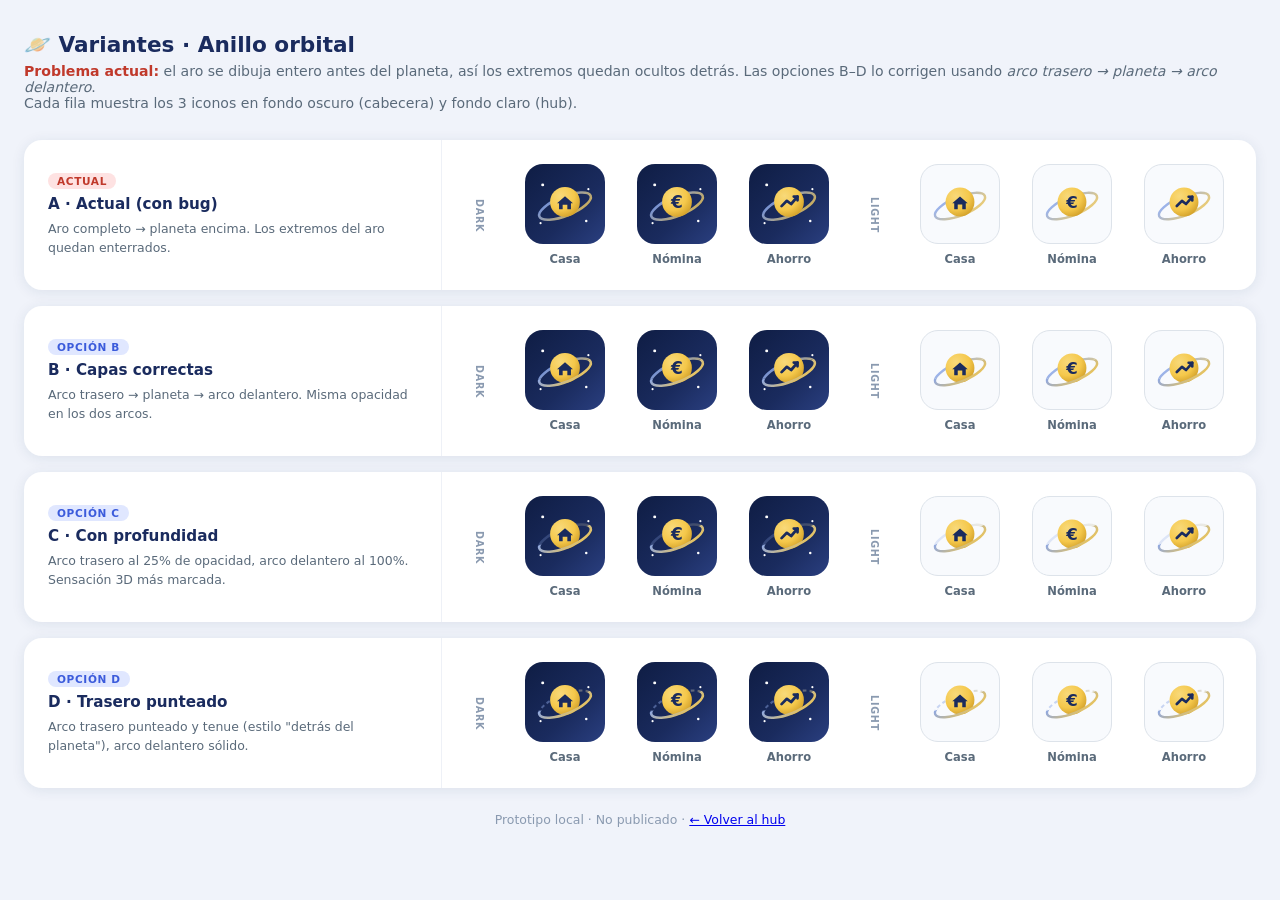
<file: _prototype_rings.html>
<!DOCTYPE html>
<html lang="es">
<head>
<meta charset="UTF-8">
<meta name="viewport" content="width=device-width,initial-scale=1.0">
<title>Prototype · Anillos planetarios</title>
<style>
  * { box-sizing: border-box; margin: 0; padding: 0 }
  body { font-family: 'Segoe UI', system-ui, sans-serif; background: #f0f3fa; color: #1a2733; padding: 2rem 1.5rem }
  h1 { font-size: 1.35rem; color: #1a2b5e; margin-bottom: .4rem; font-weight: 800 }
  .intro { color: #5a6a7a; font-size: .88rem; margin-bottom: 1.8rem }
  .intro strong { color: #c0392b }

  .row { display: flex; align-items: stretch; background: #fff; border-radius: 18px;
    margin-bottom: 1rem; box-shadow: 0 2px 14px rgba(26,60,94,.09); overflow: hidden }
  .row-label { min-width: 210px; padding: 1.4rem 1.5rem; border-right: 1px solid #eef1f7;
    display: flex; flex-direction: column; justify-content: center; gap: .4rem }
  .badge { display: inline-block; font-size: .66rem; font-weight: 700; letter-spacing: .06em;
    text-transform: uppercase; padding: 2px 9px; border-radius: 20px; width: fit-content }
  .badge-ref  { background: #fee2e2; color: #c0392b }
  .badge-opt  { background: #e0e7ff; color: #3b5bdb }
  .row-label h2 { font-size: .95rem; color: #1a2b5e; font-weight: 700 }
  .row-label p  { font-size: .78rem; color: #5a6a7a; line-height: 1.5 }

  .icons { display: flex; gap: 2rem; padding: 1.5rem 2rem; align-items: center }
  .icon-item { display: flex; flex-direction: column; align-items: center; gap: .5rem }
  .icon-item span { font-size: .72rem; color: #5a6a7a; font-weight: 600 }

  /* Iconos sobre fondo oscuro (como la cabecera) */
  .on-dark svg  { background: linear-gradient(135deg,#0f1d44,#1a2b5e 60%,#2a3f80);
    border-radius: 18px; padding: 6px }
  /* Iconos sobre fondo claro (como las tarjetas del hub) */
  .on-light svg { background: #f8fafd; border-radius: 18px; padding: 6px;
    border: 1.5px solid #dde3ea }

  svg { width: 80px; height: 80px }

  .sep { text-align: center; font-size: .7rem; color: #8a9ab0; font-weight: 700;
    letter-spacing: .08em; text-transform: uppercase; margin: .4rem 0 .8rem;
    display: flex; align-items: center; gap: .5rem }
  .sep::before,.sep::after { content:""; flex:1; height:1px; background:#dde3ea }

  footer { color: #8a9ab0; font-size: .78rem; margin-top: 1.5rem; text-align: center }
</style>
</head>
<body>

<h1>🪐 Variantes · Anillo orbital</h1>
<p class="intro">
  <strong>Problema actual:</strong> el aro se dibuja entero antes del planeta,
  así los extremos quedan ocultos detrás. Las opciones B–D lo corrigen usando
  <em>arco trasero → planeta → arco delantero</em>.
  <br>Cada fila muestra los 3 iconos en fondo oscuro (cabecera) y fondo claro (hub).
</p>

<!-- ─── Shared SVG defs (reutilizables en todo el doc) ─── -->
<svg width="0" height="0" style="position:absolute;overflow:hidden">
  <defs>
    <!-- Gradiente del aro -->
    <linearGradient id="od" x1="0" y1="0" x2="1" y2="1">
      <stop offset="0%" stop-color="#7aa1ff"/>
      <stop offset="100%" stop-color="#f5c84b"/>
    </linearGradient>
    <!-- Gradiente del planeta (dorado) -->
    <radialGradient id="pd" cx="0.35" cy="0.3" r="0.85">
      <stop offset="0%" stop-color="#f8d97a"/>
      <stop offset="55%" stop-color="#f5c84b"/>
      <stop offset="100%" stop-color="#c79420"/>
    </radialGradient>
    <!-- Clip: arco TRASERO (mitad superior, y 0–31) -->
    <clipPath id="cb"><rect x="0" y="0" width="64" height="31"/></clipPath>
    <!-- Clip: arco DELANTERO (mitad inferior, y 31–64) -->
    <clipPath id="cf"><rect x="0" y="31" width="64" height="33"/></clipPath>
  </defs>
</svg>


<!-- ═══════════════════════════════════════════════════════
     A · Actual (bug de referencia)
═══════════════════════════════════════════════════════ -->
<div class="row">
  <div class="row-label">
    <span class="badge badge-ref">Actual</span>
    <h2>A · Actual (con bug)</h2>
    <p>Aro completo → planeta encima. Los extremos del aro quedan enterrados.</p>
  </div>
  <div class="icons">
    <div class="sep" style="writing-mode:vertical-lr;margin:0 .5rem 0 0;font-size:.6rem">DARK</div>
    <div class="on-dark icon-item">
      <svg viewBox="0 0 64 64">
        <ellipse cx="32" cy="34" rx="26" ry="9" fill="none" stroke="url(#od)" stroke-width="2.4" transform="rotate(-22 32 34)" opacity="0.85"/>
        <circle cx="32" cy="30" r="14" fill="url(#pd)"/>
        <path d="M24.5 31.2 L32 24.8 L39.5 31.2 L37.6 31.2 L37.6 37 L34.2 37 L34.2 32.6 L29.8 32.6 L29.8 37 L26.4 37 L26.4 31.2 Z" fill="#1a2b5e"/>
        <circle cx="11" cy="14" r="1.4" fill="#fff"/><circle cx="54" cy="18" r="1" fill="#fff"/><circle cx="52" cy="48" r="1.2" fill="#fff"/><circle cx="9" cy="50" r="1" fill="#fff"/>
      </svg>
      <span>Casa</span>
    </div>
    <div class="on-dark icon-item">
      <svg viewBox="0 0 64 64">
        <ellipse cx="32" cy="34" rx="26" ry="9" fill="none" stroke="url(#od)" stroke-width="2.4" transform="rotate(-22 32 34)" opacity="0.85"/>
        <circle cx="32" cy="30" r="14" fill="url(#pd)"/>
        <text x="32" y="36" text-anchor="middle" font-family="Segoe UI,system-ui,sans-serif" font-weight="800" font-size="16" fill="#1a2b5e">€</text>
        <circle cx="11" cy="14" r="1.4" fill="#fff"/><circle cx="54" cy="18" r="1" fill="#fff"/><circle cx="52" cy="48" r="1.2" fill="#fff"/><circle cx="9" cy="50" r="1" fill="#fff"/>
      </svg>
      <span>Nómina</span>
    </div>
    <div class="on-dark icon-item">
      <svg viewBox="0 0 64 64">
        <ellipse cx="32" cy="34" rx="26" ry="9" fill="none" stroke="url(#od)" stroke-width="2.4" transform="rotate(-22 32 34)" opacity="0.85"/>
        <circle cx="32" cy="30" r="14" fill="url(#pd)"/>
        <path d="M25 34 L30 29 L34 32 L40 25" fill="none" stroke="#1a2b5e" stroke-width="2.6" stroke-linecap="round" stroke-linejoin="round"/>
        <path d="M36.5 25 L40 25 L40 28.5" fill="none" stroke="#1a2b5e" stroke-width="2.6" stroke-linecap="round" stroke-linejoin="round"/>
        <circle cx="11" cy="14" r="1.4" fill="#fff"/><circle cx="54" cy="18" r="1" fill="#fff"/><circle cx="52" cy="48" r="1.2" fill="#fff"/><circle cx="9" cy="50" r="1" fill="#fff"/>
      </svg>
      <span>Ahorro</span>
    </div>
    <div class="sep" style="writing-mode:vertical-lr;margin:0 .5rem;font-size:.6rem">LIGHT</div>
    <div class="on-light icon-item">
      <svg viewBox="0 0 64 64">
        <ellipse cx="32" cy="34" rx="26" ry="9" fill="none" stroke="url(#od)" stroke-width="2.4" transform="rotate(-22 32 34)" opacity="0.85"/>
        <circle cx="32" cy="30" r="14" fill="url(#pd)"/>
        <path d="M24.5 31.2 L32 24.8 L39.5 31.2 L37.6 31.2 L37.6 37 L34.2 37 L34.2 32.6 L29.8 32.6 L29.8 37 L26.4 37 L26.4 31.2 Z" fill="#1a2b5e"/>
      </svg>
      <span>Casa</span>
    </div>
    <div class="on-light icon-item">
      <svg viewBox="0 0 64 64">
        <ellipse cx="32" cy="34" rx="26" ry="9" fill="none" stroke="url(#od)" stroke-width="2.4" transform="rotate(-22 32 34)" opacity="0.85"/>
        <circle cx="32" cy="30" r="14" fill="url(#pd)"/>
        <text x="32" y="36" text-anchor="middle" font-family="Segoe UI,system-ui,sans-serif" font-weight="800" font-size="16" fill="#1a2b5e">€</text>
      </svg>
      <span>Nómina</span>
    </div>
    <div class="on-light icon-item">
      <svg viewBox="0 0 64 64">
        <ellipse cx="32" cy="34" rx="26" ry="9" fill="none" stroke="url(#od)" stroke-width="2.4" transform="rotate(-22 32 34)" opacity="0.85"/>
        <circle cx="32" cy="30" r="14" fill="url(#pd)"/>
        <path d="M25 34 L30 29 L34 32 L40 25" fill="none" stroke="#1a2b5e" stroke-width="2.6" stroke-linecap="round" stroke-linejoin="round"/>
        <path d="M36.5 25 L40 25 L40 28.5" fill="none" stroke="#1a2b5e" stroke-width="2.6" stroke-linecap="round" stroke-linejoin="round"/>
      </svg>
      <span>Ahorro</span>
    </div>
  </div>
</div>


<!-- ═══════════════════════════════════════════════════════
     B · Capas correctas, opacidad uniforme
═══════════════════════════════════════════════════════ -->
<div class="row">
  <div class="row-label">
    <span class="badge badge-opt">Opción B</span>
    <h2>B · Capas correctas</h2>
    <p>Arco trasero → planeta → arco delantero. Misma opacidad en los dos arcos.</p>
  </div>
  <div class="icons">
    <div class="sep" style="writing-mode:vertical-lr;margin:0 .5rem 0 0;font-size:.6rem">DARK</div>
    <div class="on-dark icon-item">
      <svg viewBox="0 0 64 64">
        <ellipse cx="32" cy="34" rx="26" ry="9" fill="none" stroke="url(#od)" stroke-width="2.4" transform="rotate(-22 32 34)" opacity="0.85" clip-path="url(#cb)"/>
        <circle cx="32" cy="30" r="14" fill="url(#pd)"/>
        <path d="M24.5 31.2 L32 24.8 L39.5 31.2 L37.6 31.2 L37.6 37 L34.2 37 L34.2 32.6 L29.8 32.6 L29.8 37 L26.4 37 L26.4 31.2 Z" fill="#1a2b5e"/>
        <ellipse cx="32" cy="34" rx="26" ry="9" fill="none" stroke="url(#od)" stroke-width="2.4" transform="rotate(-22 32 34)" clip-path="url(#cf)"/>
        <circle cx="11" cy="14" r="1.4" fill="#fff"/><circle cx="54" cy="18" r="1" fill="#fff"/><circle cx="52" cy="48" r="1.2" fill="#fff"/><circle cx="9" cy="50" r="1" fill="#fff"/>
      </svg>
      <span>Casa</span>
    </div>
    <div class="on-dark icon-item">
      <svg viewBox="0 0 64 64">
        <ellipse cx="32" cy="34" rx="26" ry="9" fill="none" stroke="url(#od)" stroke-width="2.4" transform="rotate(-22 32 34)" opacity="0.85" clip-path="url(#cb)"/>
        <circle cx="32" cy="30" r="14" fill="url(#pd)"/>
        <text x="32" y="36" text-anchor="middle" font-family="Segoe UI,system-ui,sans-serif" font-weight="800" font-size="16" fill="#1a2b5e">€</text>
        <ellipse cx="32" cy="34" rx="26" ry="9" fill="none" stroke="url(#od)" stroke-width="2.4" transform="rotate(-22 32 34)" clip-path="url(#cf)"/>
        <circle cx="11" cy="14" r="1.4" fill="#fff"/><circle cx="54" cy="18" r="1" fill="#fff"/><circle cx="52" cy="48" r="1.2" fill="#fff"/><circle cx="9" cy="50" r="1" fill="#fff"/>
      </svg>
      <span>Nómina</span>
    </div>
    <div class="on-dark icon-item">
      <svg viewBox="0 0 64 64">
        <ellipse cx="32" cy="34" rx="26" ry="9" fill="none" stroke="url(#od)" stroke-width="2.4" transform="rotate(-22 32 34)" opacity="0.85" clip-path="url(#cb)"/>
        <circle cx="32" cy="30" r="14" fill="url(#pd)"/>
        <path d="M25 34 L30 29 L34 32 L40 25" fill="none" stroke="#1a2b5e" stroke-width="2.6" stroke-linecap="round" stroke-linejoin="round"/>
        <path d="M36.5 25 L40 25 L40 28.5" fill="none" stroke="#1a2b5e" stroke-width="2.6" stroke-linecap="round" stroke-linejoin="round"/>
        <ellipse cx="32" cy="34" rx="26" ry="9" fill="none" stroke="url(#od)" stroke-width="2.4" transform="rotate(-22 32 34)" clip-path="url(#cf)"/>
        <circle cx="11" cy="14" r="1.4" fill="#fff"/><circle cx="54" cy="18" r="1" fill="#fff"/><circle cx="52" cy="48" r="1.2" fill="#fff"/><circle cx="9" cy="50" r="1" fill="#fff"/>
      </svg>
      <span>Ahorro</span>
    </div>
    <div class="sep" style="writing-mode:vertical-lr;margin:0 .5rem;font-size:.6rem">LIGHT</div>
    <div class="on-light icon-item">
      <svg viewBox="0 0 64 64">
        <ellipse cx="32" cy="34" rx="26" ry="9" fill="none" stroke="url(#od)" stroke-width="2.4" transform="rotate(-22 32 34)" opacity="0.85" clip-path="url(#cb)"/>
        <circle cx="32" cy="30" r="14" fill="url(#pd)"/>
        <path d="M24.5 31.2 L32 24.8 L39.5 31.2 L37.6 31.2 L37.6 37 L34.2 37 L34.2 32.6 L29.8 32.6 L29.8 37 L26.4 37 L26.4 31.2 Z" fill="#1a2b5e"/>
        <ellipse cx="32" cy="34" rx="26" ry="9" fill="none" stroke="url(#od)" stroke-width="2.4" transform="rotate(-22 32 34)" clip-path="url(#cf)"/>
      </svg>
      <span>Casa</span>
    </div>
    <div class="on-light icon-item">
      <svg viewBox="0 0 64 64">
        <ellipse cx="32" cy="34" rx="26" ry="9" fill="none" stroke="url(#od)" stroke-width="2.4" transform="rotate(-22 32 34)" opacity="0.85" clip-path="url(#cb)"/>
        <circle cx="32" cy="30" r="14" fill="url(#pd)"/>
        <text x="32" y="36" text-anchor="middle" font-family="Segoe UI,system-ui,sans-serif" font-weight="800" font-size="16" fill="#1a2b5e">€</text>
        <ellipse cx="32" cy="34" rx="26" ry="9" fill="none" stroke="url(#od)" stroke-width="2.4" transform="rotate(-22 32 34)" clip-path="url(#cf)"/>
      </svg>
      <span>Nómina</span>
    </div>
    <div class="on-light icon-item">
      <svg viewBox="0 0 64 64">
        <ellipse cx="32" cy="34" rx="26" ry="9" fill="none" stroke="url(#od)" stroke-width="2.4" transform="rotate(-22 32 34)" opacity="0.85" clip-path="url(#cb)"/>
        <circle cx="32" cy="30" r="14" fill="url(#pd)"/>
        <path d="M25 34 L30 29 L34 32 L40 25" fill="none" stroke="#1a2b5e" stroke-width="2.6" stroke-linecap="round" stroke-linejoin="round"/>
        <path d="M36.5 25 L40 25 L40 28.5" fill="none" stroke="#1a2b5e" stroke-width="2.6" stroke-linecap="round" stroke-linejoin="round"/>
        <ellipse cx="32" cy="34" rx="26" ry="9" fill="none" stroke="url(#od)" stroke-width="2.4" transform="rotate(-22 32 34)" clip-path="url(#cf)"/>
      </svg>
      <span>Ahorro</span>
    </div>
  </div>
</div>


<!-- ═══════════════════════════════════════════════════════
     C · Con profundidad (arco trasero tenue)
═══════════════════════════════════════════════════════ -->
<div class="row">
  <div class="row-label">
    <span class="badge badge-opt">Opción C</span>
    <h2>C · Con profundidad</h2>
    <p>Arco trasero al 25% de opacidad, arco delantero al 100%. Sensación 3D más marcada.</p>
  </div>
  <div class="icons">
    <div class="sep" style="writing-mode:vertical-lr;margin:0 .5rem 0 0;font-size:.6rem">DARK</div>
    <div class="on-dark icon-item">
      <svg viewBox="0 0 64 64">
        <ellipse cx="32" cy="34" rx="26" ry="9" fill="none" stroke="url(#od)" stroke-width="2.4" transform="rotate(-22 32 34)" opacity="0.25" clip-path="url(#cb)"/>
        <circle cx="32" cy="30" r="14" fill="url(#pd)"/>
        <path d="M24.5 31.2 L32 24.8 L39.5 31.2 L37.6 31.2 L37.6 37 L34.2 37 L34.2 32.6 L29.8 32.6 L29.8 37 L26.4 37 L26.4 31.2 Z" fill="#1a2b5e"/>
        <ellipse cx="32" cy="34" rx="26" ry="9" fill="none" stroke="url(#od)" stroke-width="2.4" transform="rotate(-22 32 34)" clip-path="url(#cf)"/>
        <circle cx="11" cy="14" r="1.4" fill="#fff"/><circle cx="54" cy="18" r="1" fill="#fff"/><circle cx="52" cy="48" r="1.2" fill="#fff"/><circle cx="9" cy="50" r="1" fill="#fff"/>
      </svg>
      <span>Casa</span>
    </div>
    <div class="on-dark icon-item">
      <svg viewBox="0 0 64 64">
        <ellipse cx="32" cy="34" rx="26" ry="9" fill="none" stroke="url(#od)" stroke-width="2.4" transform="rotate(-22 32 34)" opacity="0.25" clip-path="url(#cb)"/>
        <circle cx="32" cy="30" r="14" fill="url(#pd)"/>
        <text x="32" y="36" text-anchor="middle" font-family="Segoe UI,system-ui,sans-serif" font-weight="800" font-size="16" fill="#1a2b5e">€</text>
        <ellipse cx="32" cy="34" rx="26" ry="9" fill="none" stroke="url(#od)" stroke-width="2.4" transform="rotate(-22 32 34)" clip-path="url(#cf)"/>
        <circle cx="11" cy="14" r="1.4" fill="#fff"/><circle cx="54" cy="18" r="1" fill="#fff"/><circle cx="52" cy="48" r="1.2" fill="#fff"/><circle cx="9" cy="50" r="1" fill="#fff"/>
      </svg>
      <span>Nómina</span>
    </div>
    <div class="on-dark icon-item">
      <svg viewBox="0 0 64 64">
        <ellipse cx="32" cy="34" rx="26" ry="9" fill="none" stroke="url(#od)" stroke-width="2.4" transform="rotate(-22 32 34)" opacity="0.25" clip-path="url(#cb)"/>
        <circle cx="32" cy="30" r="14" fill="url(#pd)"/>
        <path d="M25 34 L30 29 L34 32 L40 25" fill="none" stroke="#1a2b5e" stroke-width="2.6" stroke-linecap="round" stroke-linejoin="round"/>
        <path d="M36.5 25 L40 25 L40 28.5" fill="none" stroke="#1a2b5e" stroke-width="2.6" stroke-linecap="round" stroke-linejoin="round"/>
        <ellipse cx="32" cy="34" rx="26" ry="9" fill="none" stroke="url(#od)" stroke-width="2.4" transform="rotate(-22 32 34)" clip-path="url(#cf)"/>
        <circle cx="11" cy="14" r="1.4" fill="#fff"/><circle cx="54" cy="18" r="1" fill="#fff"/><circle cx="52" cy="48" r="1.2" fill="#fff"/><circle cx="9" cy="50" r="1" fill="#fff"/>
      </svg>
      <span>Ahorro</span>
    </div>
    <div class="sep" style="writing-mode:vertical-lr;margin:0 .5rem;font-size:.6rem">LIGHT</div>
    <div class="on-light icon-item">
      <svg viewBox="0 0 64 64">
        <ellipse cx="32" cy="34" rx="26" ry="9" fill="none" stroke="url(#od)" stroke-width="2.4" transform="rotate(-22 32 34)" opacity="0.25" clip-path="url(#cb)"/>
        <circle cx="32" cy="30" r="14" fill="url(#pd)"/>
        <path d="M24.5 31.2 L32 24.8 L39.5 31.2 L37.6 31.2 L37.6 37 L34.2 37 L34.2 32.6 L29.8 32.6 L29.8 37 L26.4 37 L26.4 31.2 Z" fill="#1a2b5e"/>
        <ellipse cx="32" cy="34" rx="26" ry="9" fill="none" stroke="url(#od)" stroke-width="2.4" transform="rotate(-22 32 34)" clip-path="url(#cf)"/>
      </svg>
      <span>Casa</span>
    </div>
    <div class="on-light icon-item">
      <svg viewBox="0 0 64 64">
        <ellipse cx="32" cy="34" rx="26" ry="9" fill="none" stroke="url(#od)" stroke-width="2.4" transform="rotate(-22 32 34)" opacity="0.25" clip-path="url(#cb)"/>
        <circle cx="32" cy="30" r="14" fill="url(#pd)"/>
        <text x="32" y="36" text-anchor="middle" font-family="Segoe UI,system-ui,sans-serif" font-weight="800" font-size="16" fill="#1a2b5e">€</text>
        <ellipse cx="32" cy="34" rx="26" ry="9" fill="none" stroke="url(#od)" stroke-width="2.4" transform="rotate(-22 32 34)" clip-path="url(#cf)"/>
      </svg>
      <span>Nómina</span>
    </div>
    <div class="on-light icon-item">
      <svg viewBox="0 0 64 64">
        <ellipse cx="32" cy="34" rx="26" ry="9" fill="none" stroke="url(#od)" stroke-width="2.4" transform="rotate(-22 32 34)" opacity="0.25" clip-path="url(#cb)"/>
        <circle cx="32" cy="30" r="14" fill="url(#pd)"/>
        <path d="M25 34 L30 29 L34 32 L40 25" fill="none" stroke="#1a2b5e" stroke-width="2.6" stroke-linecap="round" stroke-linejoin="round"/>
        <path d="M36.5 25 L40 25 L40 28.5" fill="none" stroke="#1a2b5e" stroke-width="2.6" stroke-linecap="round" stroke-linejoin="round"/>
        <ellipse cx="32" cy="34" rx="26" ry="9" fill="none" stroke="url(#od)" stroke-width="2.4" transform="rotate(-22 32 34)" clip-path="url(#cf)"/>
      </svg>
      <span>Ahorro</span>
    </div>
  </div>
</div>


<!-- ═══════════════════════════════════════════════════════
     D · Arco trasero punteado
═══════════════════════════════════════════════════════ -->
<div class="row">
  <div class="row-label">
    <span class="badge badge-opt">Opción D</span>
    <h2>D · Trasero punteado</h2>
    <p>Arco trasero punteado y tenue (estilo "detrás del planeta"), arco delantero sólido.</p>
  </div>
  <div class="icons">
    <div class="sep" style="writing-mode:vertical-lr;margin:0 .5rem 0 0;font-size:.6rem">DARK</div>
    <div class="on-dark icon-item">
      <svg viewBox="0 0 64 64">
        <ellipse cx="32" cy="34" rx="26" ry="9" fill="none" stroke="url(#od)" stroke-width="2" stroke-dasharray="3.5 3" transform="rotate(-22 32 34)" opacity="0.45" clip-path="url(#cb)"/>
        <circle cx="32" cy="30" r="14" fill="url(#pd)"/>
        <path d="M24.5 31.2 L32 24.8 L39.5 31.2 L37.6 31.2 L37.6 37 L34.2 37 L34.2 32.6 L29.8 32.6 L29.8 37 L26.4 37 L26.4 31.2 Z" fill="#1a2b5e"/>
        <ellipse cx="32" cy="34" rx="26" ry="9" fill="none" stroke="url(#od)" stroke-width="2.4" transform="rotate(-22 32 34)" clip-path="url(#cf)"/>
        <circle cx="11" cy="14" r="1.4" fill="#fff"/><circle cx="54" cy="18" r="1" fill="#fff"/><circle cx="52" cy="48" r="1.2" fill="#fff"/><circle cx="9" cy="50" r="1" fill="#fff"/>
      </svg>
      <span>Casa</span>
    </div>
    <div class="on-dark icon-item">
      <svg viewBox="0 0 64 64">
        <ellipse cx="32" cy="34" rx="26" ry="9" fill="none" stroke="url(#od)" stroke-width="2" stroke-dasharray="3.5 3" transform="rotate(-22 32 34)" opacity="0.45" clip-path="url(#cb)"/>
        <circle cx="32" cy="30" r="14" fill="url(#pd)"/>
        <text x="32" y="36" text-anchor="middle" font-family="Segoe UI,system-ui,sans-serif" font-weight="800" font-size="16" fill="#1a2b5e">€</text>
        <ellipse cx="32" cy="34" rx="26" ry="9" fill="none" stroke="url(#od)" stroke-width="2.4" transform="rotate(-22 32 34)" clip-path="url(#cf)"/>
        <circle cx="11" cy="14" r="1.4" fill="#fff"/><circle cx="54" cy="18" r="1" fill="#fff"/><circle cx="52" cy="48" r="1.2" fill="#fff"/><circle cx="9" cy="50" r="1" fill="#fff"/>
      </svg>
      <span>Nómina</span>
    </div>
    <div class="on-dark icon-item">
      <svg viewBox="0 0 64 64">
        <ellipse cx="32" cy="34" rx="26" ry="9" fill="none" stroke="url(#od)" stroke-width="2" stroke-dasharray="3.5 3" transform="rotate(-22 32 34)" opacity="0.45" clip-path="url(#cb)"/>
        <circle cx="32" cy="30" r="14" fill="url(#pd)"/>
        <path d="M25 34 L30 29 L34 32 L40 25" fill="none" stroke="#1a2b5e" stroke-width="2.6" stroke-linecap="round" stroke-linejoin="round"/>
        <path d="M36.5 25 L40 25 L40 28.5" fill="none" stroke="#1a2b5e" stroke-width="2.6" stroke-linecap="round" stroke-linejoin="round"/>
        <ellipse cx="32" cy="34" rx="26" ry="9" fill="none" stroke="url(#od)" stroke-width="2.4" transform="rotate(-22 32 34)" clip-path="url(#cf)"/>
        <circle cx="11" cy="14" r="1.4" fill="#fff"/><circle cx="54" cy="18" r="1" fill="#fff"/><circle cx="52" cy="48" r="1.2" fill="#fff"/><circle cx="9" cy="50" r="1" fill="#fff"/>
      </svg>
      <span>Ahorro</span>
    </div>
    <div class="sep" style="writing-mode:vertical-lr;margin:0 .5rem;font-size:.6rem">LIGHT</div>
    <div class="on-light icon-item">
      <svg viewBox="0 0 64 64">
        <ellipse cx="32" cy="34" rx="26" ry="9" fill="none" stroke="url(#od)" stroke-width="2" stroke-dasharray="3.5 3" transform="rotate(-22 32 34)" opacity="0.45" clip-path="url(#cb)"/>
        <circle cx="32" cy="30" r="14" fill="url(#pd)"/>
        <path d="M24.5 31.2 L32 24.8 L39.5 31.2 L37.6 31.2 L37.6 37 L34.2 37 L34.2 32.6 L29.8 32.6 L29.8 37 L26.4 37 L26.4 31.2 Z" fill="#1a2b5e"/>
        <ellipse cx="32" cy="34" rx="26" ry="9" fill="none" stroke="url(#od)" stroke-width="2.4" transform="rotate(-22 32 34)" clip-path="url(#cf)"/>
      </svg>
      <span>Casa</span>
    </div>
    <div class="on-light icon-item">
      <svg viewBox="0 0 64 64">
        <ellipse cx="32" cy="34" rx="26" ry="9" fill="none" stroke="url(#od)" stroke-width="2" stroke-dasharray="3.5 3" transform="rotate(-22 32 34)" opacity="0.45" clip-path="url(#cb)"/>
        <circle cx="32" cy="30" r="14" fill="url(#pd)"/>
        <text x="32" y="36" text-anchor="middle" font-family="Segoe UI,system-ui,sans-serif" font-weight="800" font-size="16" fill="#1a2b5e">€</text>
        <ellipse cx="32" cy="34" rx="26" ry="9" fill="none" stroke="url(#od)" stroke-width="2.4" transform="rotate(-22 32 34)" clip-path="url(#cf)"/>
      </svg>
      <span>Nómina</span>
    </div>
    <div class="on-light icon-item">
      <svg viewBox="0 0 64 64">
        <ellipse cx="32" cy="34" rx="26" ry="9" fill="none" stroke="url(#od)" stroke-width="2" stroke-dasharray="3.5 3" transform="rotate(-22 32 34)" opacity="0.45" clip-path="url(#cb)"/>
        <circle cx="32" cy="30" r="14" fill="url(#pd)"/>
        <path d="M25 34 L30 29 L34 32 L40 25" fill="none" stroke="#1a2b5e" stroke-width="2.6" stroke-linecap="round" stroke-linejoin="round"/>
        <path d="M36.5 25 L40 25 L40 28.5" fill="none" stroke="#1a2b5e" stroke-width="2.6" stroke-linecap="round" stroke-linejoin="round"/>
        <ellipse cx="32" cy="34" rx="26" ry="9" fill="none" stroke="url(#od)" stroke-width="2.4" transform="rotate(-22 32 34)" clip-path="url(#cf)"/>
      </svg>
      <span>Ahorro</span>
    </div>
  </div>
</div>

<footer>Prototipo local · No publicado · <a href="index.html">← Volver al hub</a></footer>
</body>
</html>
</file>
<file: shared/tokens.css>
/* ============================================================
   AstroTools · design tokens (navy + dorado)
   Fuente única de la identidad visual de la suite.
   Extraído de AstroHome / AstroPayroll.
   ============================================================ */
:root{
  --primary:#1a2b5e;
  --primary-deep:#0f1d44;
  --secondary:#4a6dd1;
  --accent:#f5c84b;
  --bg:#f4f6fb;
  --surface:#ffffff;
  --surface2:#f8fafd;
  --border:#dde3ea;
  --text:#1a2733;
  --text-muted:#5a6a7a;
  --danger:#e74c3c;
  --danger-bg:#fdf0ee;
  --success:#27ae60;
  --success-bg:#edfaf2;
  --warning:#e67e22;
  --warning-bg:#fef6ee;
  /* Piel "Evolución" (2026-09): radios más generosos, sombras suaves,
     Plus Jakarta Sans. El detalle de componentes vive en shared/skin.css. */
  --radius:14px;
  --radius-lg:20px;
  --shadow:0 1px 2px rgba(26,43,94,.05),0 6px 18px rgba(26,43,94,.06);
  --shadow-lg:0 10px 30px rgba(26,43,94,.12);
  --topbar-gradient:linear-gradient(120deg,#0f1d44 0%,#1a2b5e 55%,#2a3f80 100%);
  --font:'Plus Jakarta Sans','Segoe UI',system-ui,sans-serif;
}
</file>
<file: shared/base.css>
/* ============================================================
   AstroTools · base común (usada por el hub).
   Componentes mínimos compartidos. Las apps mantienen su CSS;
   esto es la base de la suite y del design system común.
   ============================================================ */
*{box-sizing:border-box}
html,body{margin:0;padding:0}
body{font-family:var(--font);background:var(--bg);color:var(--text);font-size:15px;line-height:1.6}
a{color:var(--secondary)}

.wrap{max-width:1000px;margin:0 auto;padding:2.5rem 1.25rem}

.card{
  background:var(--surface);border:1px solid var(--border);border-radius:var(--radius-lg);
  box-shadow:var(--shadow);padding:1.4rem 1.5rem;text-decoration:none;color:inherit;
  display:block;transition:box-shadow .18s,transform .18s,border-color .18s;
}
.card:hover{box-shadow:var(--shadow-lg);transform:translateY(-2px);border-color:var(--secondary)}

.btn{
  display:inline-block;background:var(--primary);color:#fff;border:none;border-radius:var(--radius);
  padding:.6rem 1.1rem;font:inherit;font-weight:600;cursor:pointer;text-decoration:none;
}
.btn:hover{background:var(--primary-deep)}
.btn-accent{background:var(--accent);color:var(--primary-deep)}
</file>
<file: shared/skin.css>
/* ============================================================
   AstroTools · piel "Evolución" (navy + dorado, pulida)
   ------------------------------------------------------------
   Se carga DESPUÉS del <style> de cada calculadora (casa, nomina,
   rentabilidad, forecast) y sobrescribe lo común: tipografía,
   radios, tarjetas, campos, botón Calcular, cabecera de la
   pantalla de entrada (franja navy con la tarjeta montada encima),
   barra de resultado fija, escritorio a dos columnas y accesibilidad.
   La lógica de cada app no depende de nada de aquí.
   Fuente: Plus Jakarta Sans (Google Fonts, <link> en cada página).
   ============================================================ */
:root{
  --radius:14px;
  --radius-lg:20px;
  --shadow:0 1px 2px rgba(26,43,94,.05),0 6px 18px rgba(26,43,94,.06);
  --shadow-lg:0 10px 30px rgba(26,43,94,.12);
  --font:'Plus Jakarta Sans','Segoe UI',system-ui,sans-serif;
  --navy-gradient:linear-gradient(120deg,#0f1d44 0%,#1a2b5e 55%,#2a3f80 100%);
  --ring:0 0 0 4px rgba(74,109,209,.16);
}
body{font-family:var(--font);-webkit-font-smoothing:antialiased}
button,input,select,textarea{font-family:inherit}

/* ---------- Página ---------- */
.page{padding:1.5rem 1rem 5rem}
@media(min-width:700px){.page{padding:2rem 1.5rem 5rem}}

/* ---------- Pestañas (slot "tabs" de <astro-header>) ---------- */
.nav-btn{border-radius:18px!important;padding:7px 14px!important;font-weight:600;font-size:.84rem!important;color:#c9d3ee!important;background:none!important;min-height:36px;white-space:nowrap;flex:0 0 auto!important}
.nav-btn:hover{background:rgba(255,255,255,.12)!important;color:#fff!important}
.nav-btn.active{background:#fff!important;color:#1a2b5e!important;font-weight:700}

/* ---------- Entrada: franja navy + tarjeta montada ---------- */
#page-calc > .page-head{
  background:var(--navy-gradient);color:#fff;
  margin:-1.5rem -1rem 0;padding:1.6rem 1.25rem 4.4rem;border-radius:0 0 28px 28px;
}
@media(min-width:700px){
  #page-calc > .page-head{margin:0 0 0;padding:2rem 2rem 4.6rem;border-radius:24px}
}
#page-calc > .page-head h1{color:#fff!important;font-size:1.75rem!important;font-weight:800!important;letter-spacing:-.02em;line-height:1.15;margin:0 0 .45rem!important}
#page-calc > .page-head p{color:#c9d3ee!important;font-size:.95rem!important;line-height:1.5;margin:0}
#page-calc > .page-head + *,
.calc-form > .page-head + *{margin-top:-3.1rem!important;position:relative;z-index:1}

/* ---------- Tarjetas ---------- */
.card,.kpi,.mode-btn{border-radius:var(--radius-lg);border-color:#e3e8f1;box-shadow:var(--shadow)}
.card{padding:1.3rem 1.25rem}
@media(min-width:700px){.card{padding:1.5rem 1.5rem}}
.card-title{font-weight:800}
.card-title .icon,.mode-btn .mic,.block-h .bic,.lever-ic{border-radius:10px;background:#eef2fb}
.block,.lever,.opt,.flow{border-radius:16px}

/* ---------- Campos ---------- */
.page input[type=text],.page input[type=number],.page input[type=date],.page select{
  min-height:50px;border-radius:14px;border-width:1.5px;border-color:#dde3ea;
  font-size:16px;font-weight:700;padding-top:11px;padding-bottom:11px;transition:border-color .15s,box-shadow .15s;
}
.page input[type=text]:focus,.page input[type=number]:focus,.page input[type=date]:focus,.page select:focus{
  border-color:#4a6dd1;box-shadow:var(--ring);outline:none;
}
.page input::placeholder{color:#8a97a6;font-style:italic;font-weight:500;opacity:1}
.page input.is-missing{border-color:#e74c3c!important;box-shadow:0 0 0 4px rgba(231,76,60,.14)!important}
.field label{font-weight:700}

/* ---------- Botón Calcular: el único sólido de la pantalla ---------- */
.btn-calc{
  display:block;width:100%;min-height:54px;background:#f5c84b!important;color:#1a2b5e!important;
  border:none;border-radius:14px!important;padding:.9rem 1.2rem;font-family:inherit;font-weight:800;font-size:1.02rem;
  cursor:pointer;box-shadow:none!important;transition:background .15s,transform .1s;
}
.btn-calc:hover{background:#ecbc35!important}
.btn-calc:active{transform:scale(.99)}
/* El resto de acciones son de borde (compartir, copiar, resetear…) */
#results .btn-accent,.btn-secondary{
  background:#fff!important;color:#1a2b5e!important;border:1.5px solid #cfd9e6!important;border-radius:12px!important;
  min-height:44px;font-weight:700;box-shadow:none!important;
}
#results .btn-accent:hover,.btn-secondary:hover{background:#f4f6fb!important}

/* ---------- Chips (complementos, plantillas) ---------- */
.chip-row{display:flex;gap:.5rem;flex-wrap:wrap;margin:0 0 1.25rem}
.chip-lbl{display:block;font-size:.8rem;font-weight:700;color:var(--text-muted);margin:0 0 .5rem .2rem}
.chip{display:inline-flex;align-items:center;gap:6px;min-height:40px;padding:0 14px;border-radius:20px;border:1.5px solid #dde3ea;
  background:#fff;color:#1a2b5e;font:inherit;font-size:.88rem;font-weight:600;cursor:pointer;transition:border-color .15s,background .15s}
.chip:hover{border-color:#4a6dd1;background:#f4f7fe}
.chip.on{background:#1a2b5e;border-color:#1a2b5e;color:#fff}
.more-toggle{border-radius:14px}

/* ---------- Recordar en este móvil ---------- */
.remember{display:flex;align-items:center;gap:10px;min-height:44px;font-size:.88rem;color:var(--text-muted);margin:.35rem 0 .4rem;cursor:pointer;user-select:none}
.remember input{width:18px;height:18px;margin:0;accent-color:#1a2b5e;flex-shrink:0;cursor:pointer}

/* ---------- Resultado principal ---------- */
.result-hero,.hero{background:var(--navy-gradient)!important;border-radius:22px!important;box-shadow:var(--shadow-lg)!important}
.hero-ring{display:flex;align-items:center;gap:1rem}
.hero-ring .hr-main{flex:1;min-width:0}
.hero-ring .hr-eyebrow{font-size:.9rem;font-weight:600;color:#c9d3ee;margin:0}
.hero-ring .hr-big{font-size:2.9rem;font-weight:800;letter-spacing:-.03em;line-height:1.05;color:#f5c84b;margin:.15rem 0 .2rem;font-variant-numeric:tabular-nums}
.hero-ring .hr-sub{font-size:.86rem;color:#c9d3ee;margin:0}
.hero-ring svg{width:104px;height:104px;flex-shrink:0}
.hero-chips{display:flex;flex-wrap:wrap;gap:.45rem;margin-top:1rem}
.hero-chip{display:inline-flex;align-items:center;gap:6px;background:rgba(255,255,255,.1);border-radius:20px;padding:5px 12px;font-size:.8rem;font-weight:600;color:#fff}
.hero-chip i{width:8px;height:8px;border-radius:4px;display:inline-block;flex-shrink:0}
.hero-extra{margin-top:.9rem;padding-top:.8rem;border-top:1px solid rgba(255,255,255,.14);display:flex;flex-direction:column;gap:.3rem}
.hero-extra div{display:flex;justify-content:space-between;gap:1rem;font-size:.86rem;color:#c9d3ee}
.hero-extra b{color:#fff;font-variant-numeric:tabular-nums;white-space:nowrap}
@media(max-width:380px){.hero-ring .hr-big{font-size:2.4rem}.hero-ring svg{width:84px;height:84px}}

/* Barra de reparto (100 € / ahorros) */
.split-bar{display:flex;height:14px;border-radius:7px;overflow:hidden;gap:3px;margin:.2rem 0 .75rem}
.split-bar span{display:block;height:100%;min-width:3px}
.split-legend{display:flex;flex-wrap:wrap;gap:.35rem 1rem;font-size:.8rem;color:var(--text-muted);margin-bottom:.9rem}
.split-legend i{display:inline-block;width:10px;height:10px;border-radius:5px;margin-right:6px;vertical-align:-1px}

/* ---------- Barra de resultado fija (móvil, tras calcular) ---------- */
.result-bar{
  position:fixed;left:10px;right:10px;bottom:calc(10px + env(safe-area-inset-bottom,0px));z-index:90;
  display:flex;align-items:center;gap:12px;min-height:62px;padding:8px 8px 8px 18px;
  background:#1a2b5e;color:#fff;border-radius:18px;box-shadow:0 10px 30px rgba(15,29,68,.32);
  transform:translateY(140%);opacity:0;transition:transform .25s,opacity .25s;pointer-events:none;
}
.result-bar.show{transform:none;opacity:1;pointer-events:auto}
.result-bar .rb-txt{flex:1;min-width:0;display:flex;flex-direction:column;line-height:1.2}
.result-bar .rb-lbl{font-size:.75rem;font-weight:600;color:#c9d3ee;white-space:nowrap;overflow:hidden;text-overflow:ellipsis}
.result-bar .rb-val{font-size:1.3rem;font-weight:800;color:#f5c84b;font-variant-numeric:tabular-nums;white-space:nowrap;overflow:hidden;text-overflow:ellipsis}
.result-bar button{min-height:44px;padding:0 16px;border-radius:12px;border:0;background:rgba(255,255,255,.14);color:#fff;font:inherit;font-weight:700;font-size:.88rem;cursor:pointer;flex-shrink:0}
.result-bar button:hover{background:rgba(255,255,255,.22)}
@media(min-width:1024px){.result-bar{display:none}}

/* ---------- Escritorio: formulario | resultados ---------- */
@media(min-width:1024px){
  body.has-results #page-calc.active{display:grid;grid-template-columns:minmax(0,430px) minmax(0,1fr);column-gap:2rem;max-width:1240px;align-items:start}
  body.has-results #page-calc > .page-head{grid-column:1/-1;margin-bottom:0}
  body.has-results #page-calc > .calc-form{grid-column:1;position:sticky;top:72px;max-height:calc(100vh - 88px);overflow:auto;padding:0 .35rem 1rem;margin:0 -.35rem;scrollbar-width:thin}
  body.has-results #page-calc > .calc-out{grid-column:2;min-width:0;padding-top:0}
  body.has-results #page-calc > .page-head + .calc-form{margin-top:-3.1rem!important}
  body.has-results #page-calc > .page-head + .calc-form + .calc-out{margin-top:1.5rem}
  body.has-results .calc-form .grid2,body.has-results .calc-form .modes{grid-template-columns:1fr}
}

/* ---------- Ayudas "i": se tocan, no solo se sobrevuelan ---------- */
.info-icon{cursor:pointer}
.info-icon::before{content:"";position:absolute;inset:-14px}
.info-icon:focus-visible{outline:3px solid #f5c84b;outline-offset:2px}

/* ---------- Accesibilidad ---------- */
:focus-visible{outline:3px solid #f5c84b;outline-offset:2px;border-radius:6px}
.page input:focus-visible,.page select:focus-visible{outline:none}
@media(prefers-reduced-motion:reduce){
  *,*::before,*::after{animation-duration:.01ms!important;animation-iteration-count:1!important;transition-duration:.01ms!important;scroll-behavior:auto!important}
}
</file>
